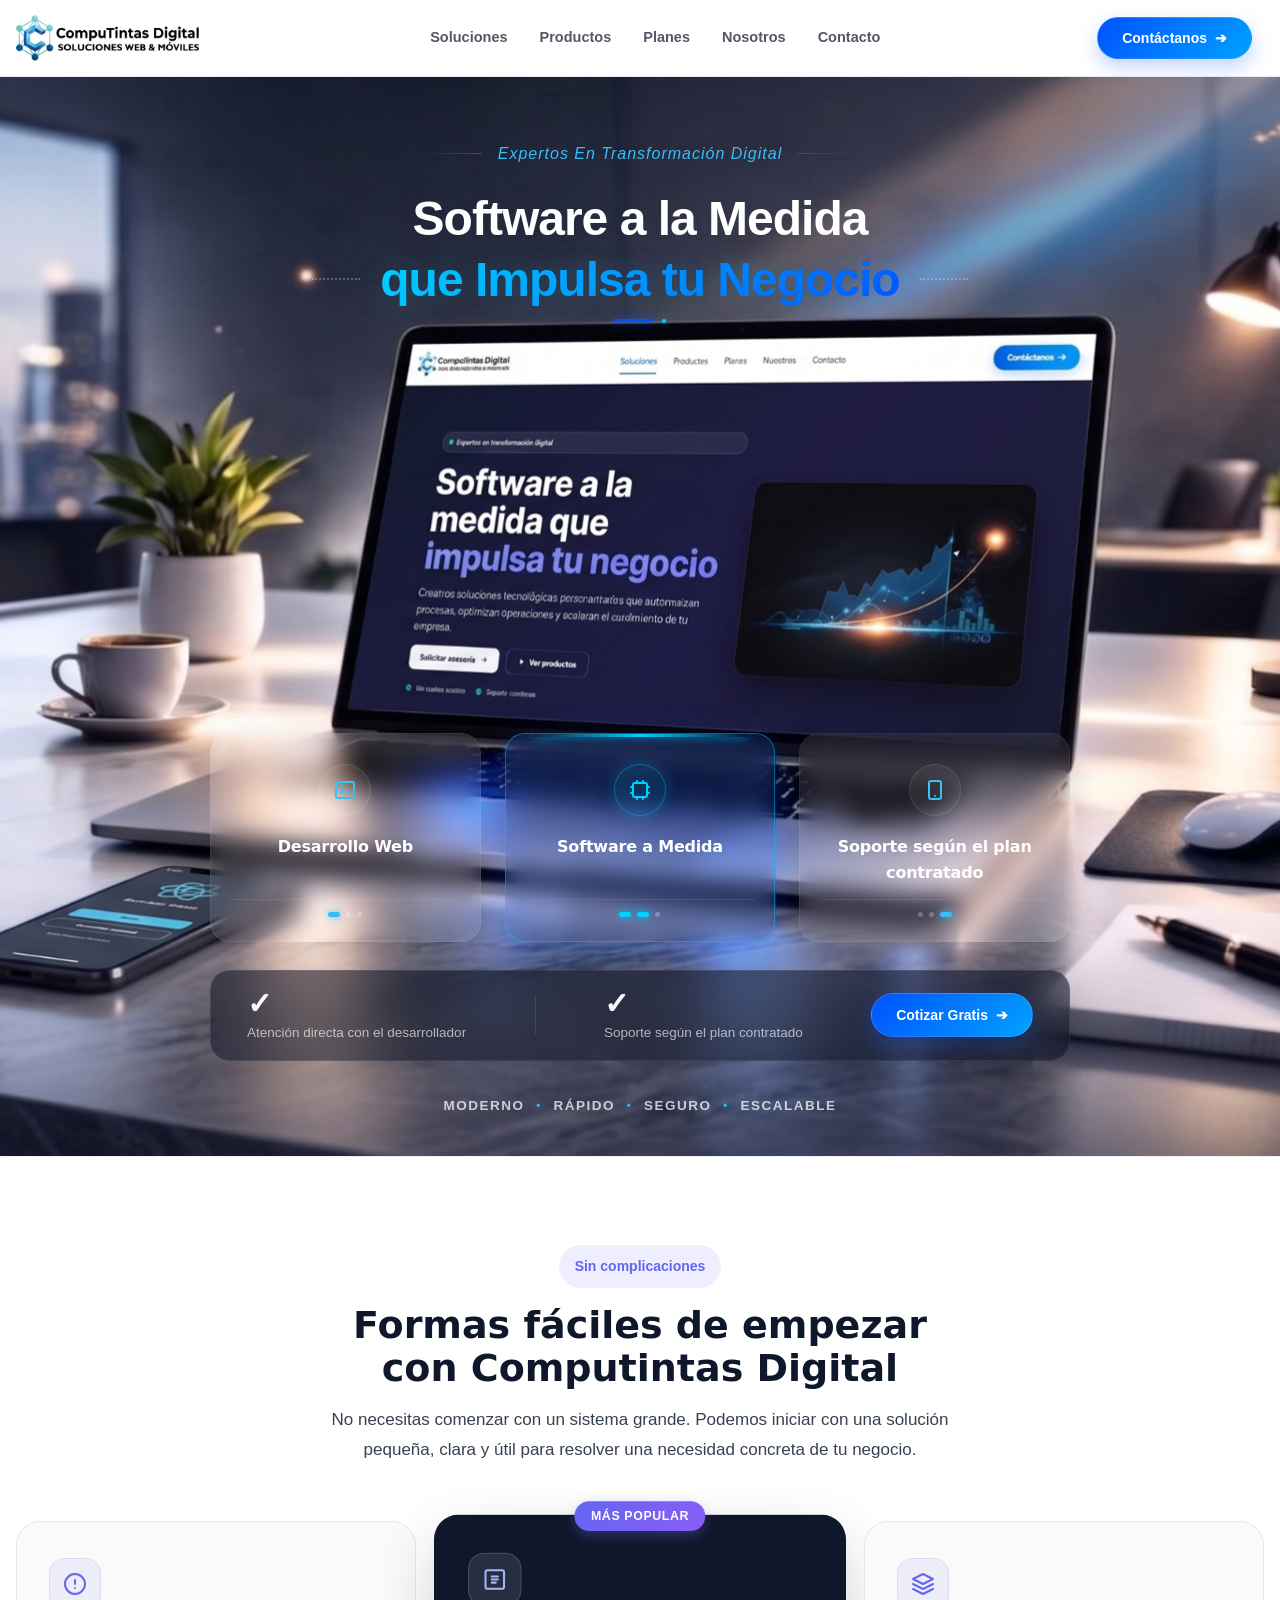
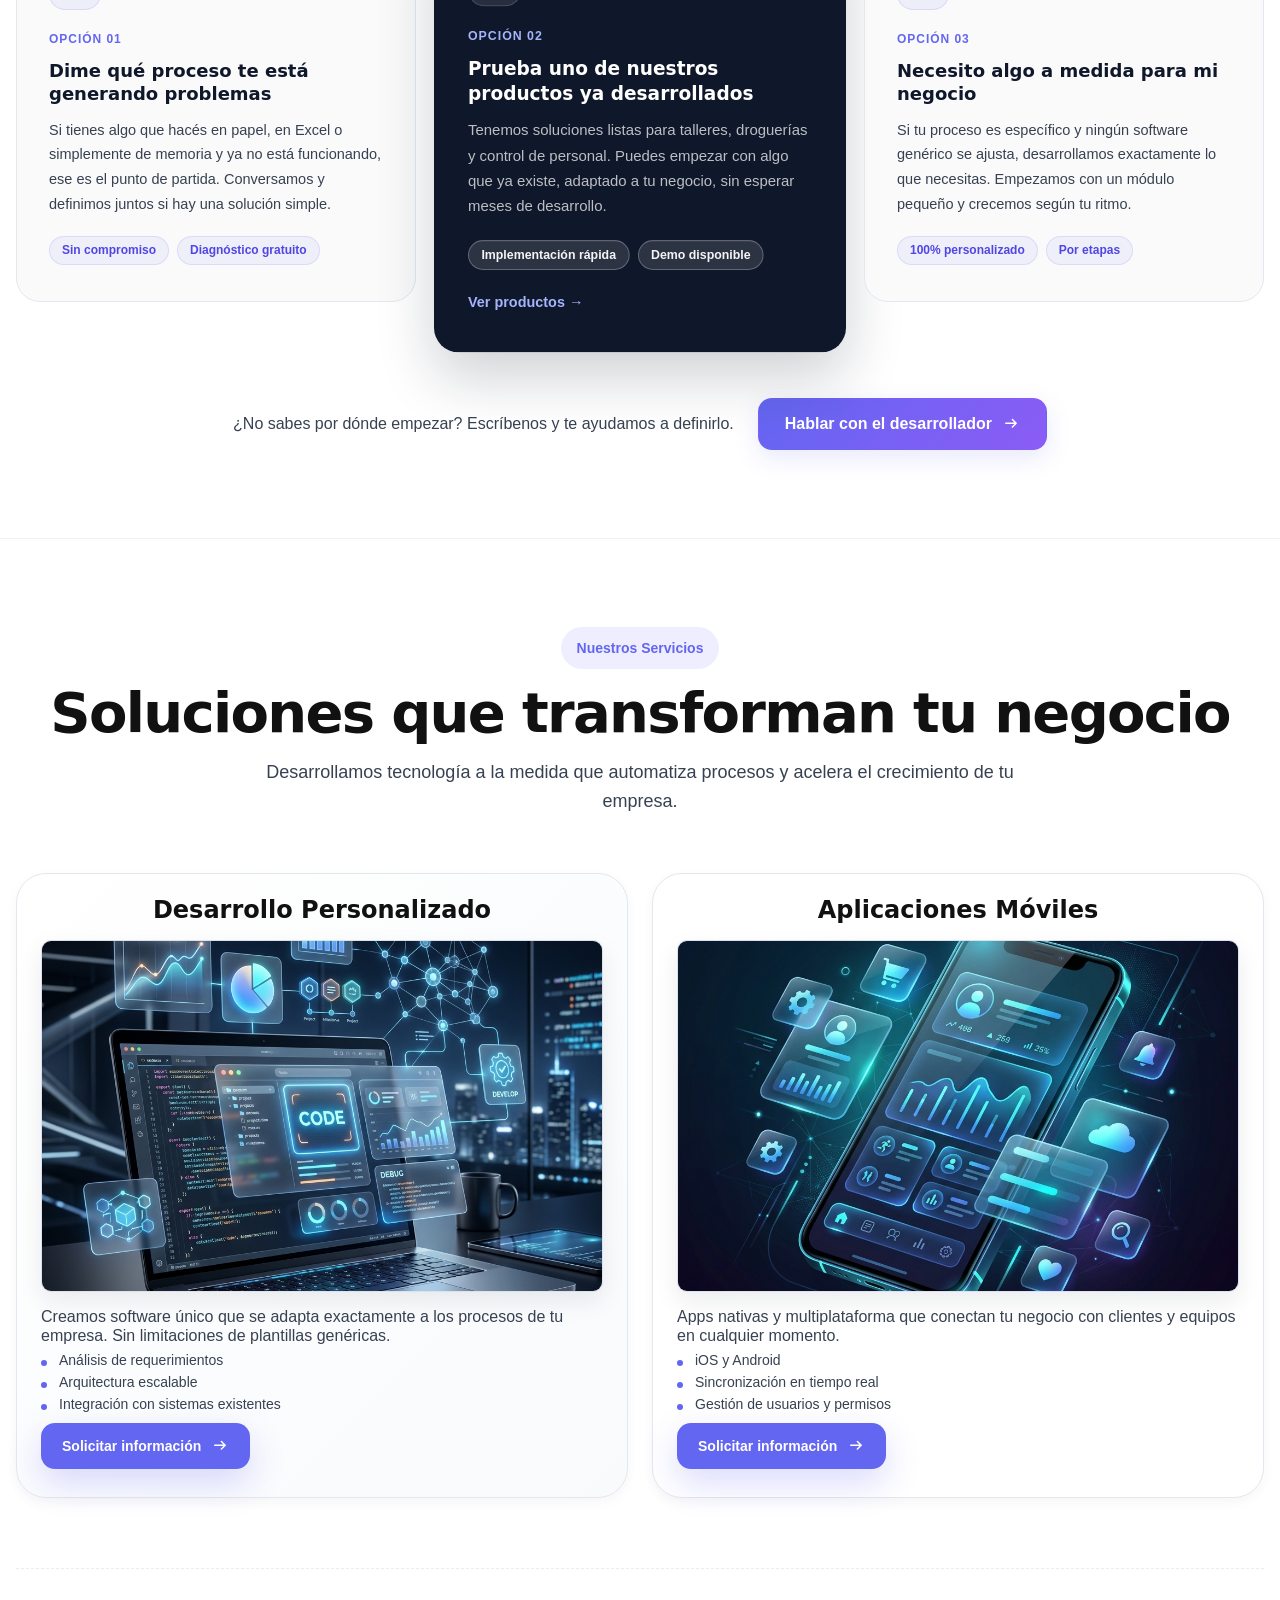
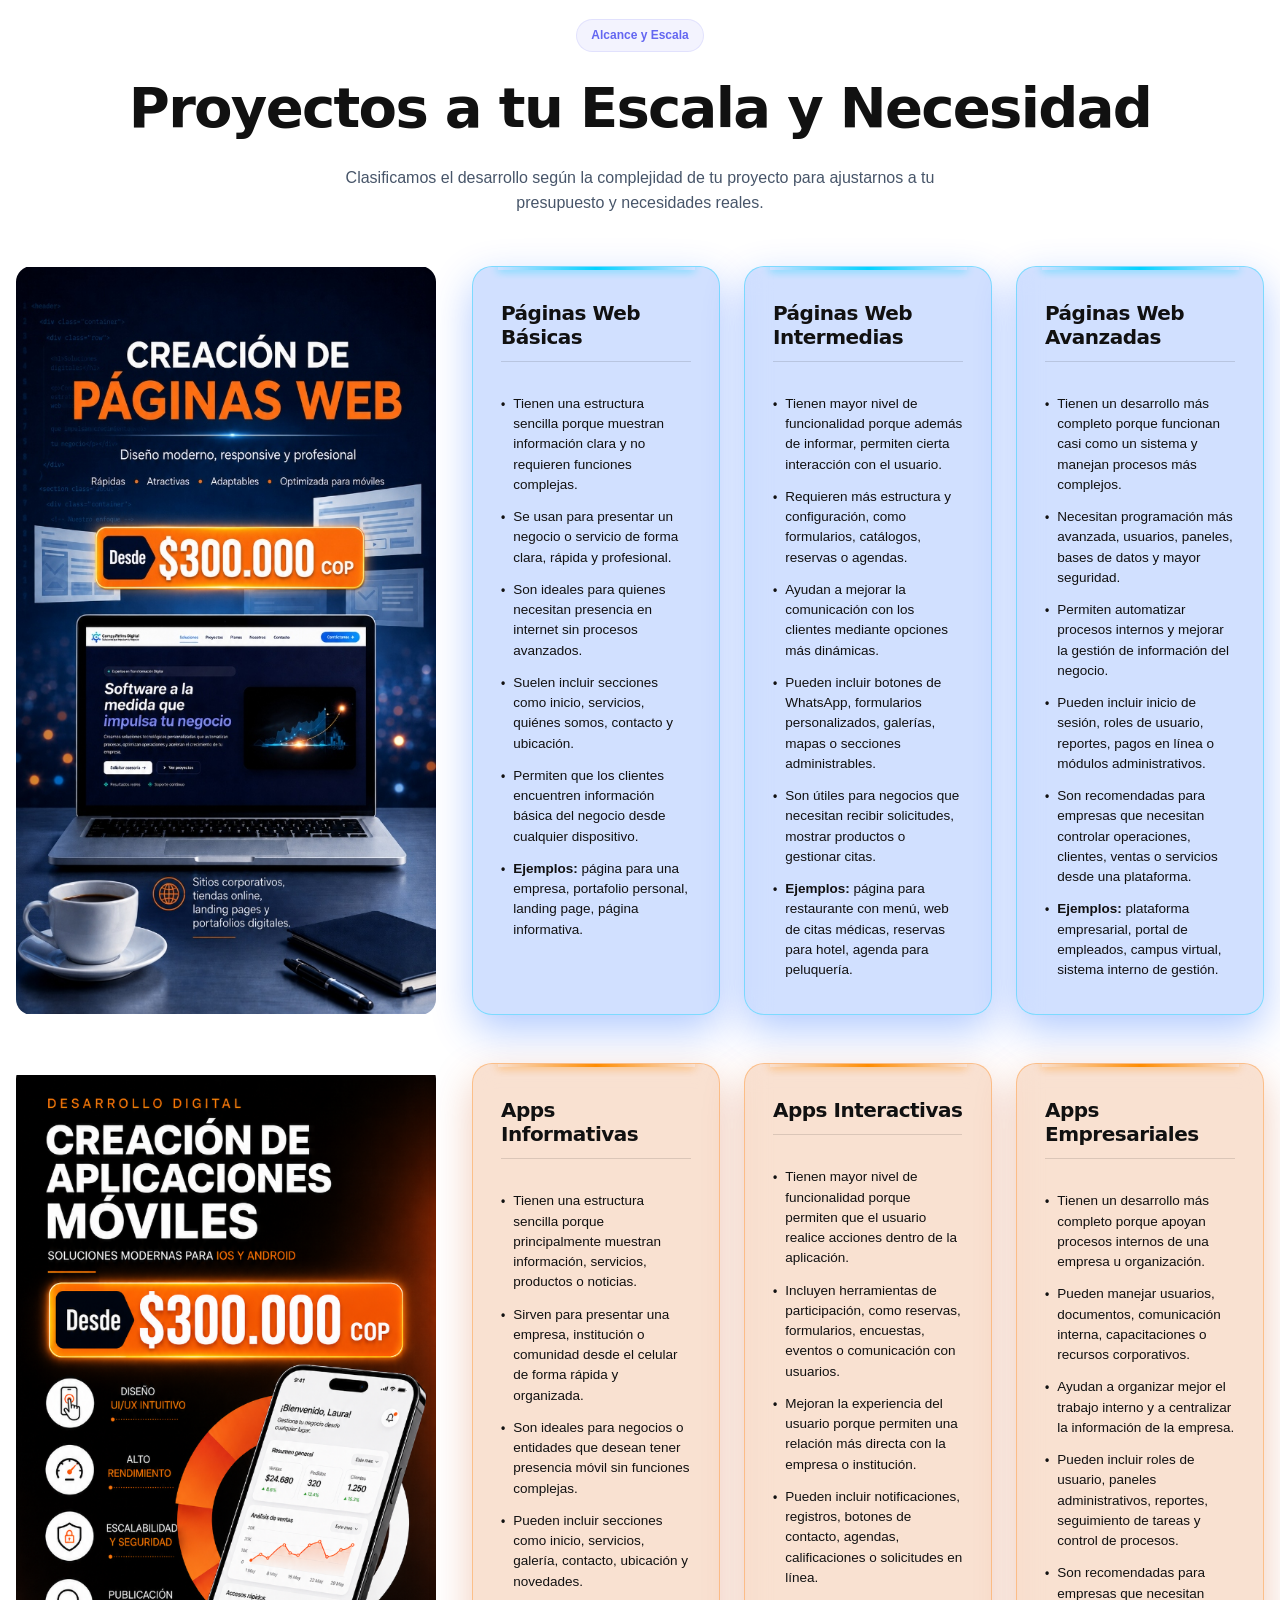
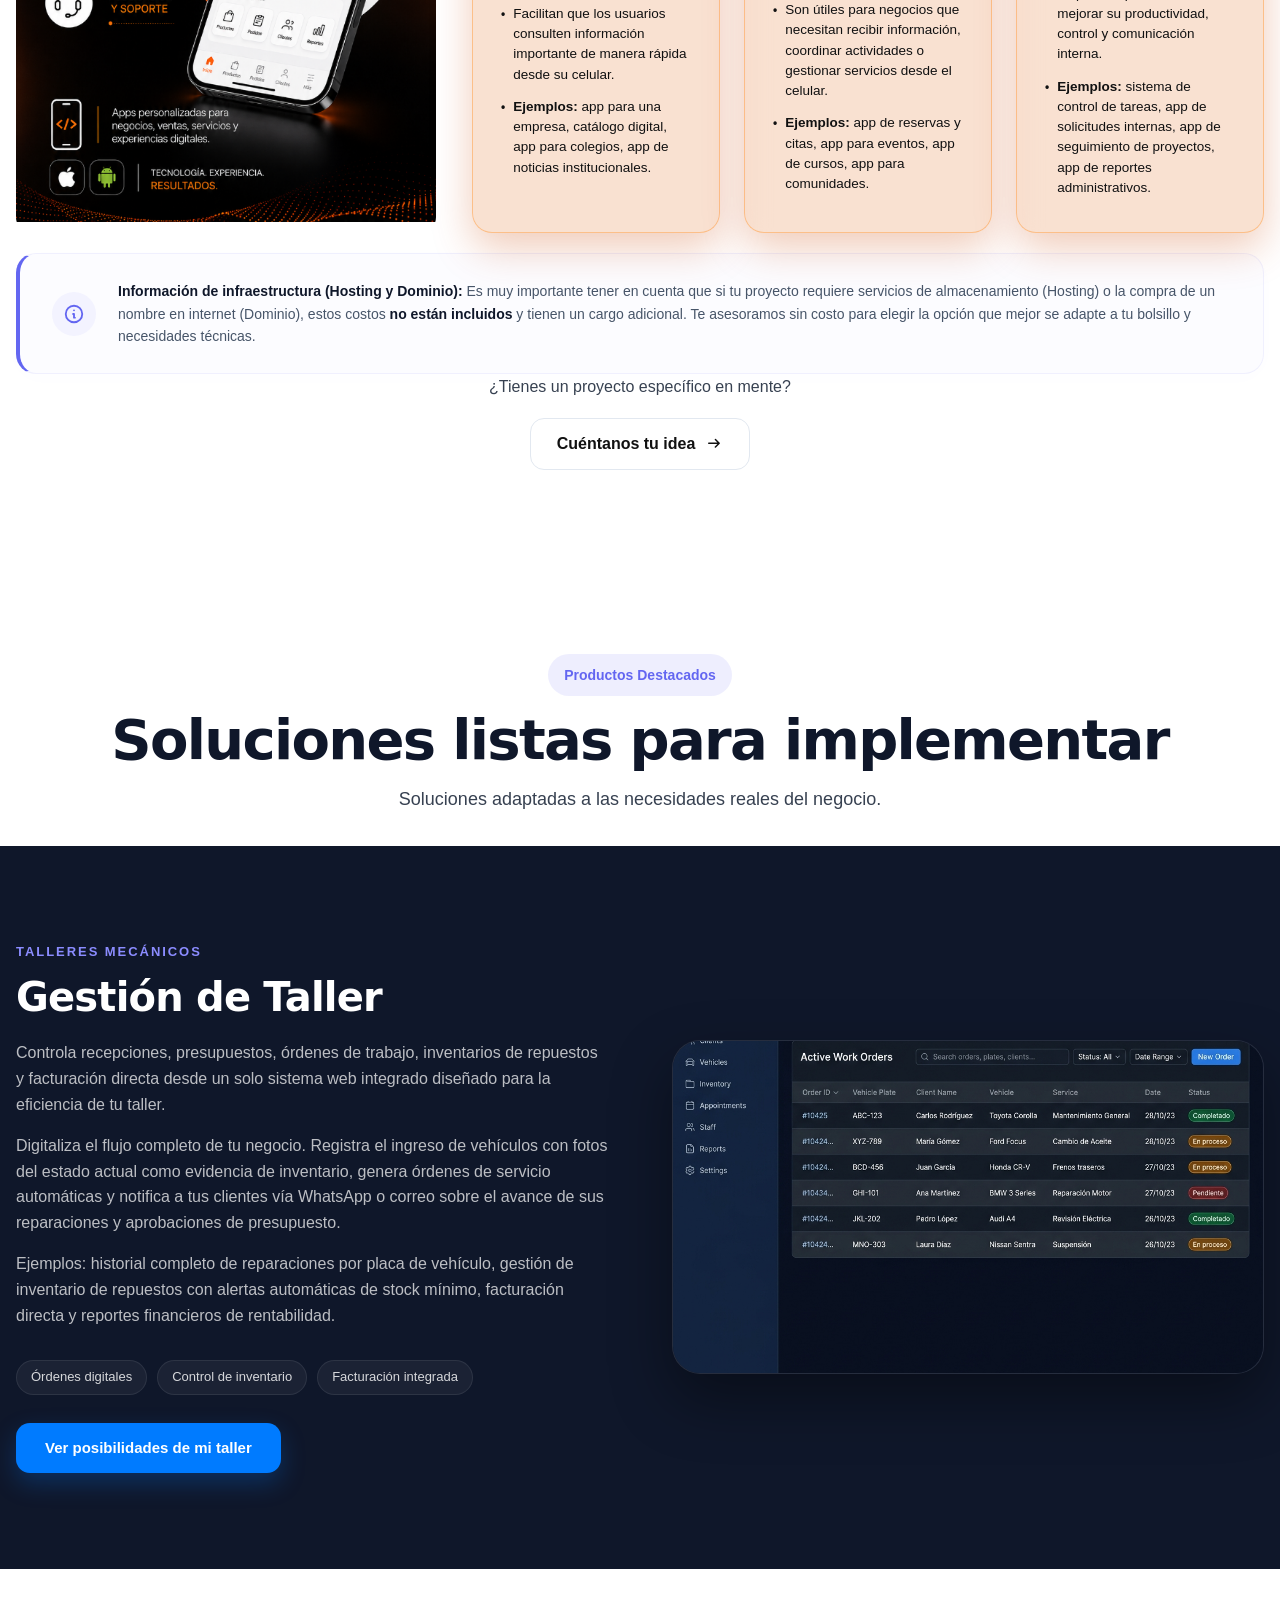
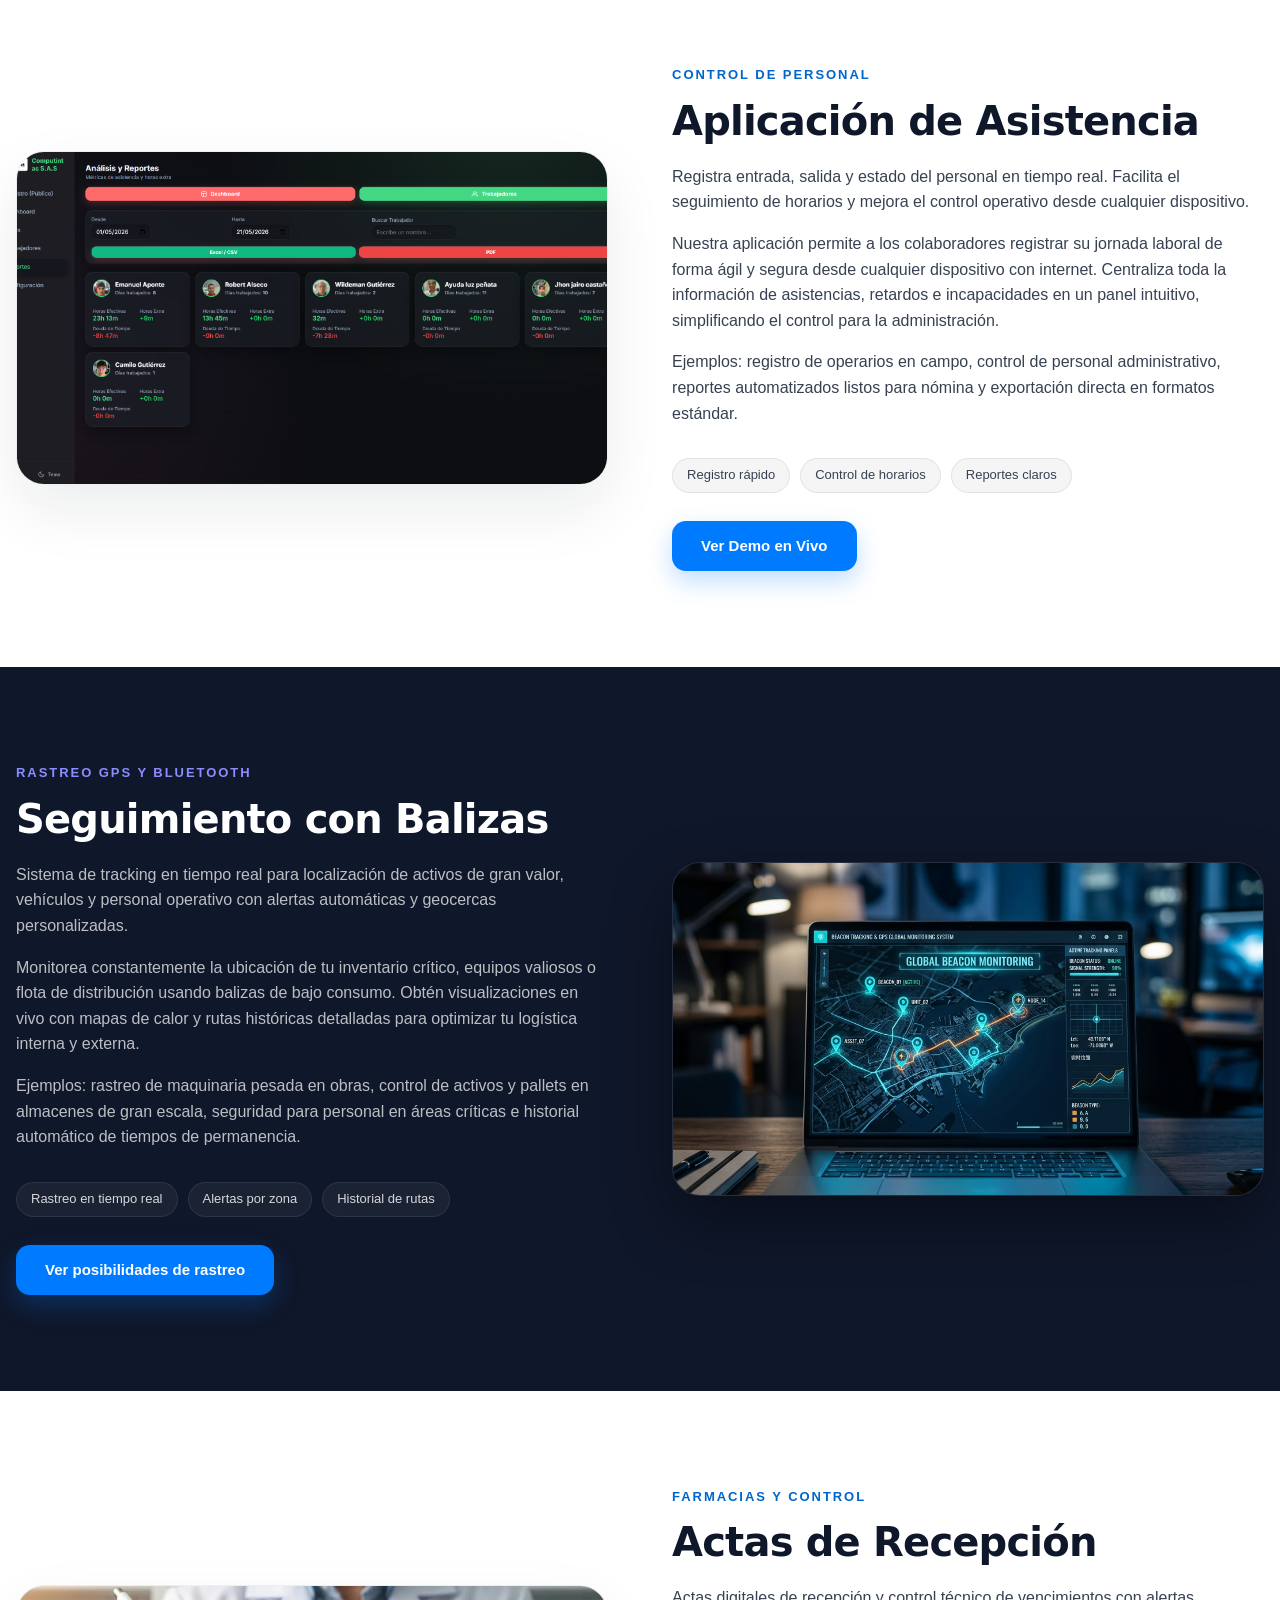
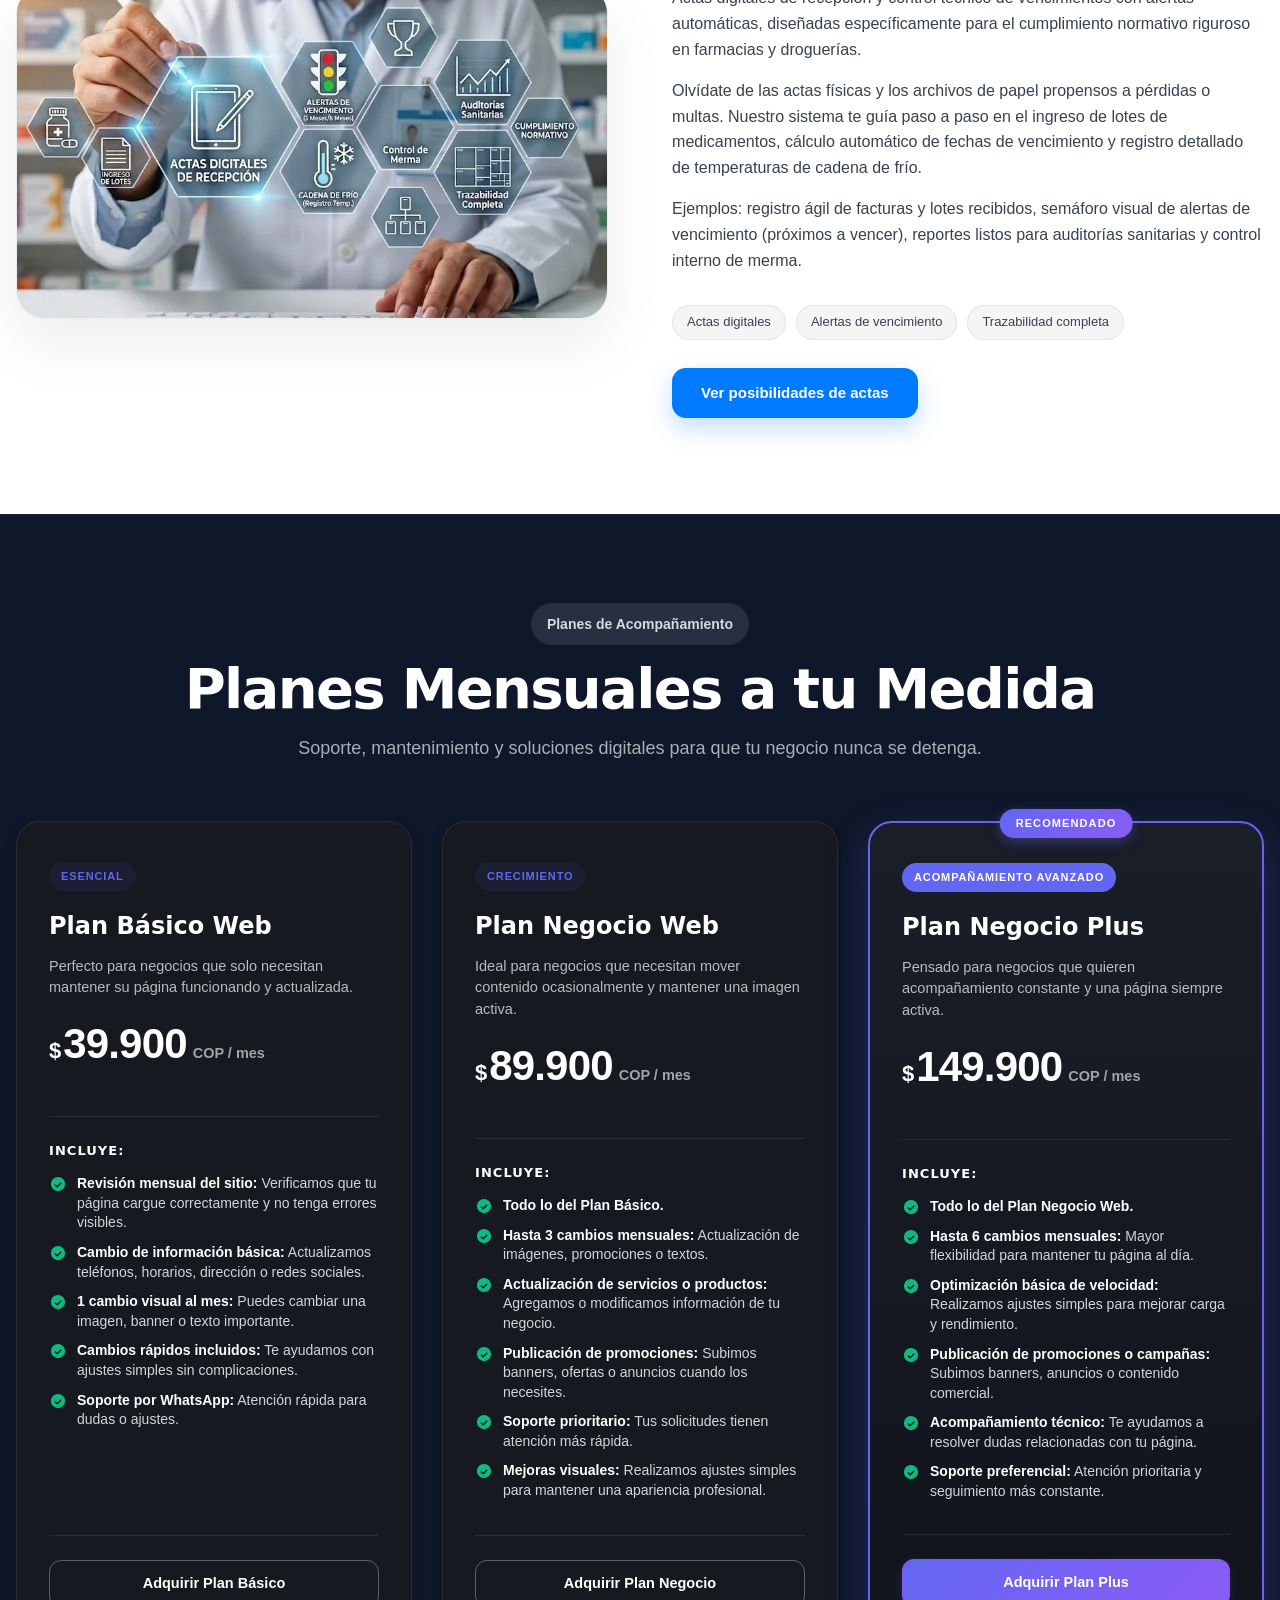
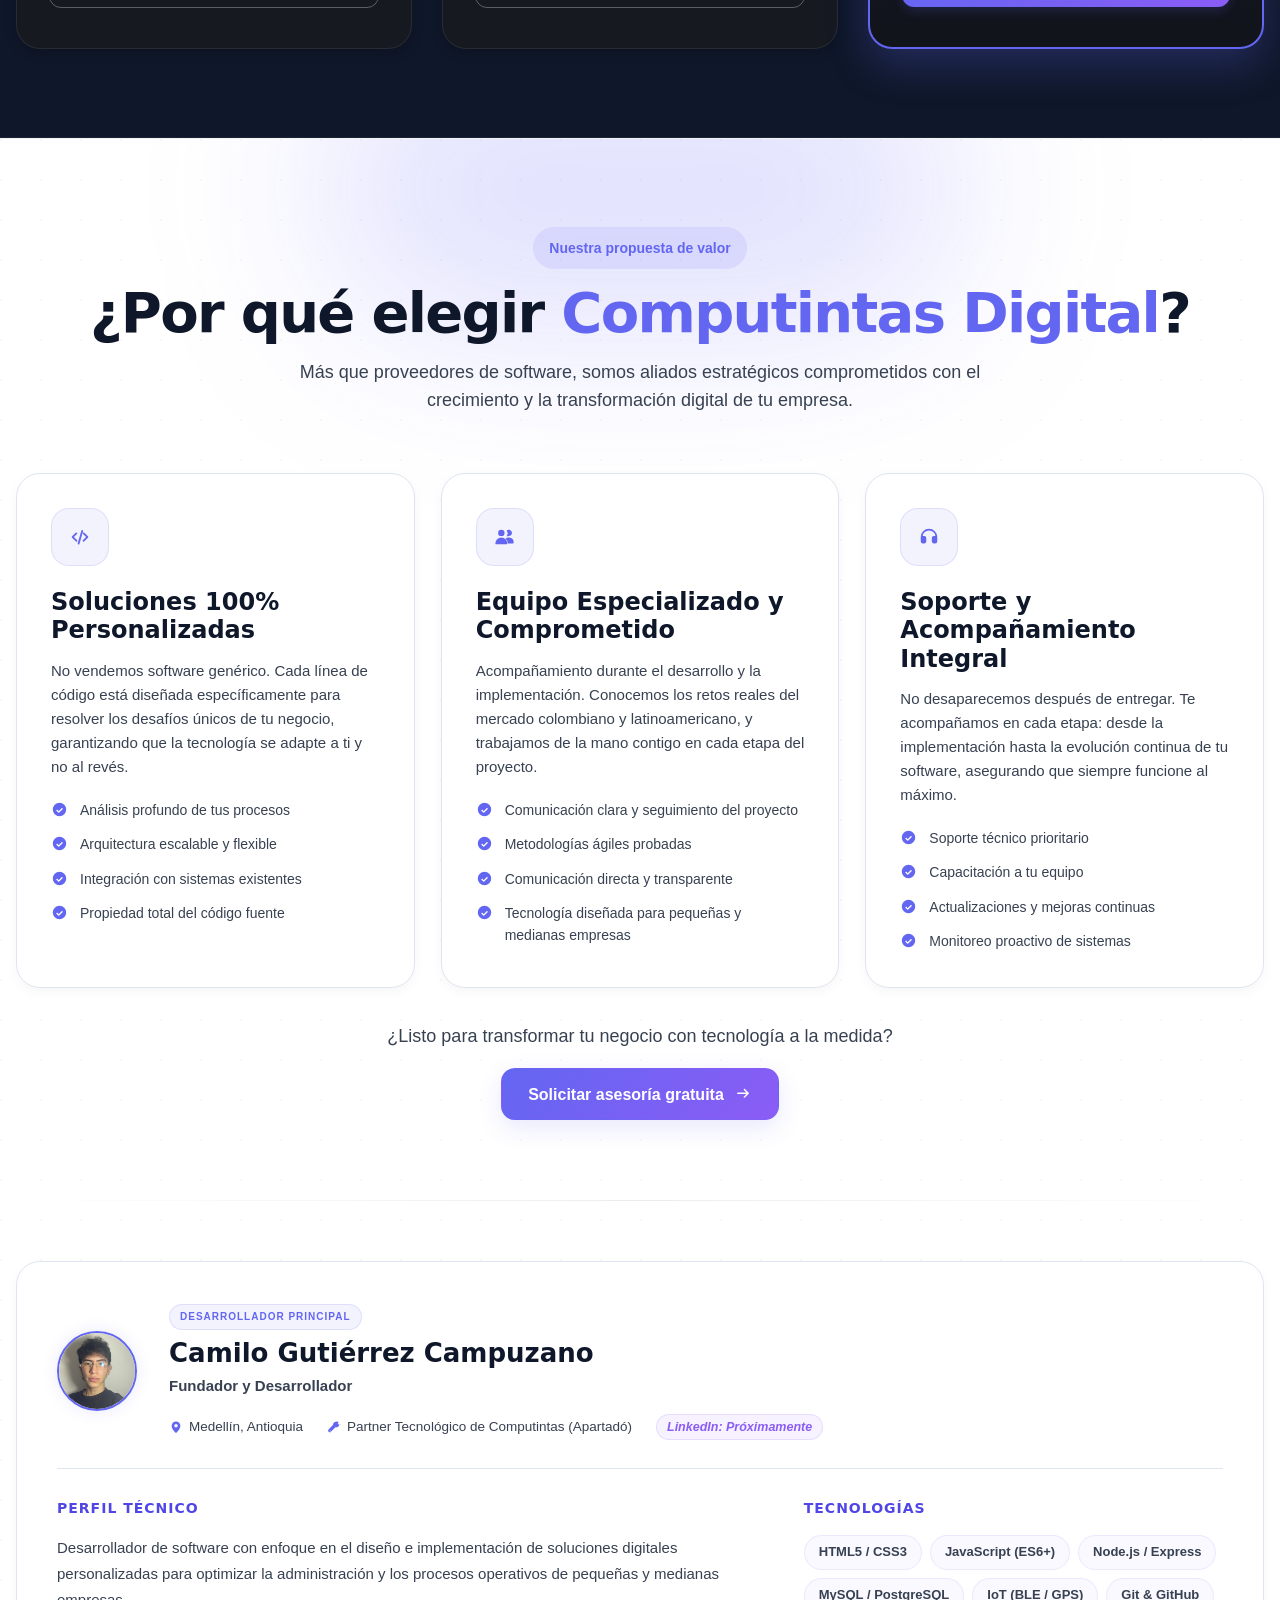
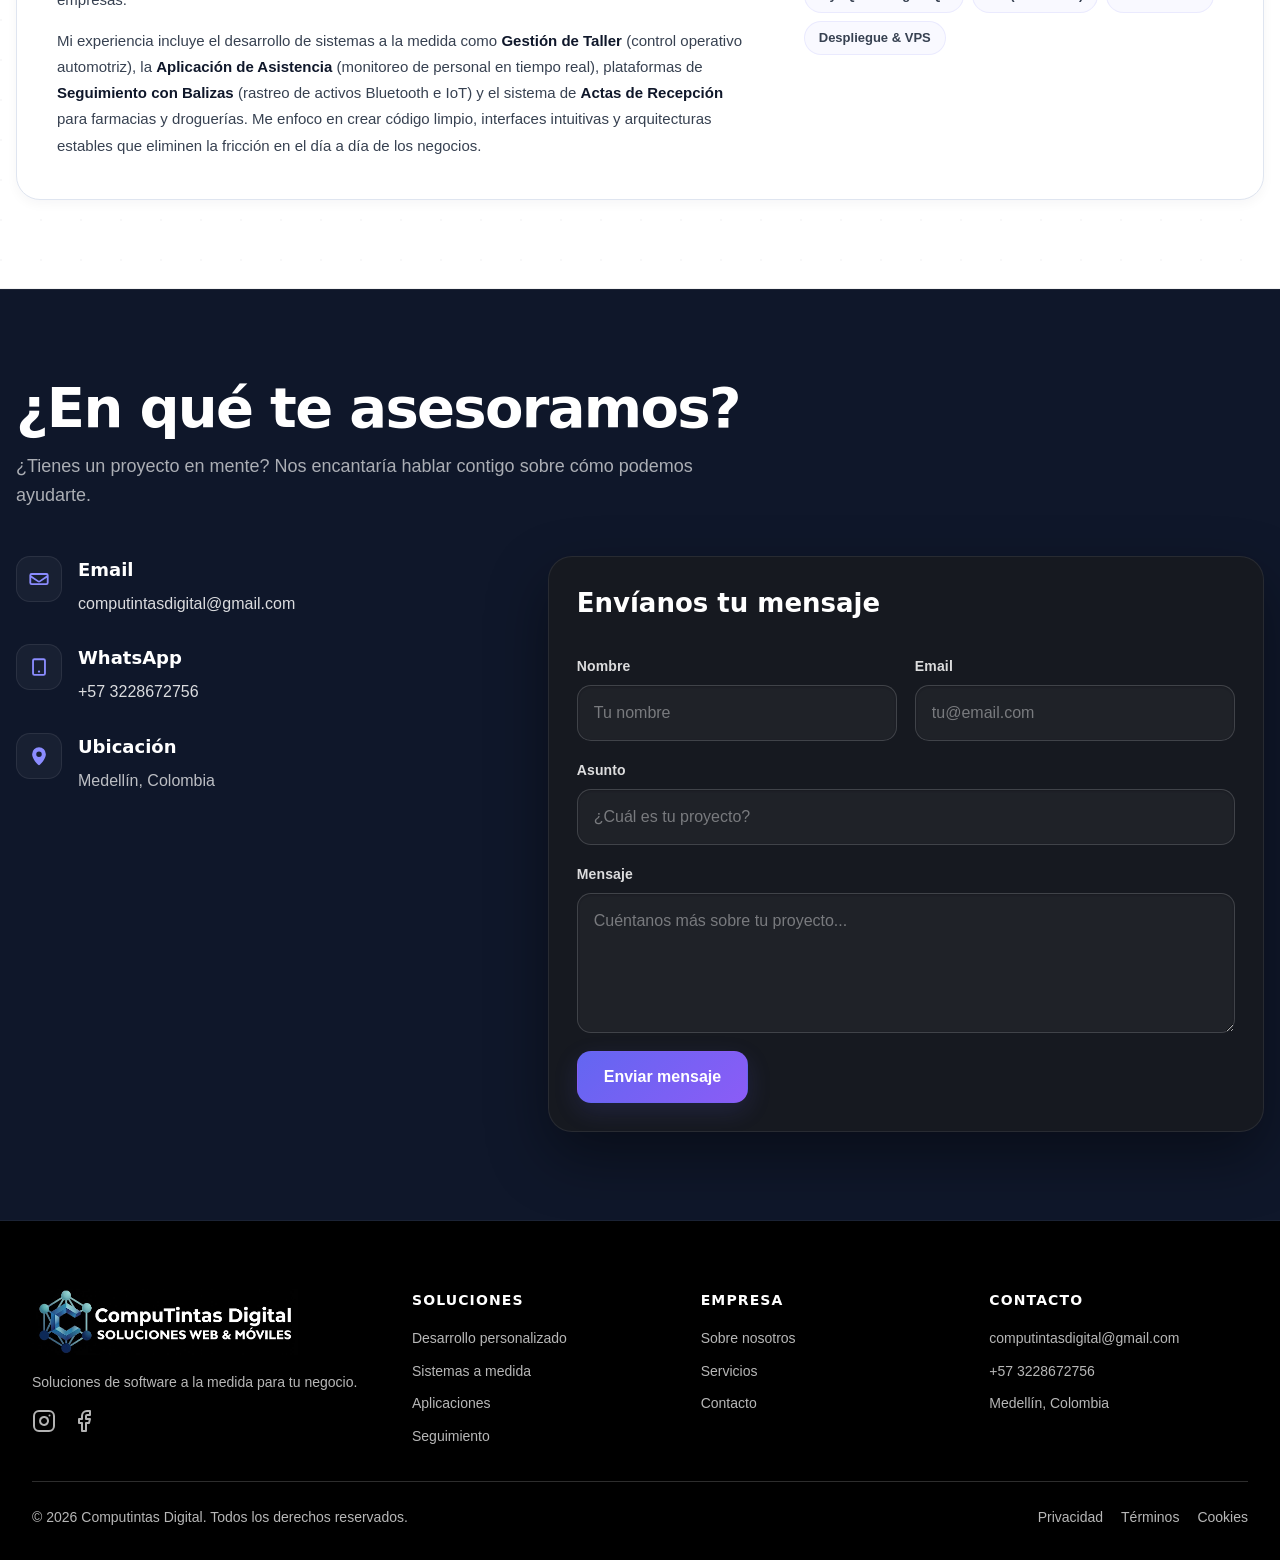
<file: index.html>
<!DOCTYPE html>

<html lang="es">
<head>
<meta charset="utf-8"/>
<meta content="width=device-width, initial-scale=1.0" name="viewport"/>
<title>Computintas Digital | Soluciones de Software a la Medida</title>
<meta content="Innovación Tecnológica y Digital. Desarrollo de software personalizado, sistemas a medida, aplicaciones móviles y soluciones empresariales." name="description"/>
<meta content="software, desarrollo, Colombia, soluciones digitales, aplicaciones" name="keywords"/>
<link href="favicon.png" rel="icon" type="image/png"/>
<link href="apple-touch-icon.png" rel="apple-touch-icon"/>
<link rel="stylesheet" href="assets/css/styles.css?v=202" />

</head>
<body>
  <!--
    Proyecto organizado para Antigravity.
    - Estilos: assets/css/styles.css
    - JavaScript: assets/js/main.js
    - Imágenes externas: ver docs/INVENTARIO-IMAGENES.md
    Nota: las imágenes principales siguen apuntando a URLs de WordPress para conservar la visualización original.
  -->
<svg style="display:none" xmlns="http://www.w3.org/2000/svg">
<symbol id="i-x-circle" viewbox="0 0 24 24">
<path d="M12 2.5A9.5 9.5 0 1 0 21.5 12A9.5 9.5 0 0 0 12 2.5Zm3.7 11.8a1 1 0 1 1-1.4 1.4L12 13.4l-2.3 2.3a1 1 0 0 1-1.4-1.4l2.3-2.3-2.3-2.3a1 1 0 0 1 1.4-1.4l2.3 2.3l2.3-2.3a1 1 0 0 1 1.4 1.4l-2.3 2.3Z" fill="currentColor"></path>
</symbol>
<symbol id="i-arrow-right" viewbox="0 0 24 24">
<path d="M13.2 5.2a1 1 0 0 1 1.4 0l5 5a1 1 0 0 1 0 1.4l-5 5a1 1 0 1 1-1.4-1.4l3.3-3.2H5a1 1 0 1 1 0-2h11.5l-3.3-3.4a1 1 0 0 1 0-1.4Z" fill="currentColor">
</path>
</symbol>
<symbol id="i-play" viewbox="0 0 24 24">
<path d="M8.5 5.6a1 1 0 0 1 1.5-.9l8 5.4a1 1 0 0 1 0 1.8l-8 5.4A1 1 0 0 1 8.5 16V5.6Z" fill="currentColor">
</path>
</symbol>
<symbol id="i-code" viewbox="0 0 24 24">
<path d="M8.7 7.3a1 1 0 0 1 0 1.4L5.4 12l3.3 3.3a1 1 0 1 1-1.4 1.4l-4-4a1 1 0 0 1 0-1.4l4-4a1 1 0 0 1 1.4 0Zm6.6 0a1 1 0 0 1 1.4 0l4 4a1 1 0 0 1 0 1.4l-4 4a1 1 0 1 1-1.4-1.4l3.3-3.3-3.3-3.3a1 1 0 0 1 0-1.4ZM14.7 4.3a1 1 0 0 1 .7 1.2l-4 14a1 1 0 0 1-1.9-.6l4-14a1 1 0 0 1 1.2-.6Z" fill="currentColor">
</path>
</symbol>
<symbol id="i-phone" viewbox="0 0 24 24">
<path d="M7 2.5h10A2.5 2.5 0 0 1 19.5 5v14A2.5 2.5 0 0 1 17 21.5H7A2.5 2.5 0 0 1 4.5 19V5A2.5 2.5 0 0 1 7 2.5Zm0 2a.5.5 0 0 0-.5.5v14c0 .3.2.5.5.5h10a.5.5 0 0 0 .5-.5V5a.5.5 0 0 0-.5-.5H7Zm5 13.75a1.25 1.25 0 1 1 0-2.5a1.25 1.25 0 0 1 0 2.5Z" fill="currentColor">
</path>
</symbol>
<symbol id="i-map" viewbox="0 0 24 24">
<path d="M12 2.5A7.5 7.5 0 0 1 19.5 10c0 5.2-6 11.1-6.3 11.4a1.7 1.7 0 0 1-2.4 0C10.5 21.1 4.5 15.2 4.5 10A7.5 7.5 0 0 1 12 2.5Zm0 10.5A3 3 0 1 0 12 7a3 3 0 0 0 0 6Z" fill="currentColor">
</path>
</symbol>
<symbol id="i-file" viewbox="0 0 24 24">
<path d="M8 2.5h6.2a2 2 0 0 1 1.4.6l4.3 4.3a2 2 0 0 1 .6 1.4V19A2.5 2.5 0 0 1 18 21.5H8A2.5 2.5 0 0 1 5.5 19V5A2.5 2.5 0 0 1 8 2.5Zm0 2a.5.5 0 0 0-.5.5V19c0 .3.2.5.5.5h10a.5.5 0 0 0 .5-.5V9h-3A2.5 2.5 0 0 1 13 6.5v-2H8Zm7 1.4v.6c0 .3.2.5.5.5h.6L15 5.9Zm2.2 6.4a1 1 0 0 1 0 1.4l-3.7 3.7a1 1 0 0 1-1.4 0l-2-2a1 1 0 0 1 1.4-1.4l1.3 1.3l3-3a1 1 0 0 1 1.4 0Z" fill="currentColor">
</path>
</symbol>
<symbol id="i-clock" viewbox="0 0 24 24">
<path d="M12 2.5A9.5 9.5 0 1 1 2.5 12A9.5 9.5 0 0 1 12 2.5Zm0 2a7.5 7.5 0 1 0 7.5 7.5A7.5 7.5 0 0 0 12 4.5Zm1 3a1 1 0 0 1 1 1v2.9l2.2 1.3a1 1 0 1 1-1 1.8l-2.7-1.5a1 1 0 0 1-.5-.9V8.5a1 1 0 0 1 1-1Z" fill="currentColor">
</path>
</symbol>
<symbol id="i-wrench" viewbox="0 0 24 24">
<path d="M21 7.5a5 5 0 0 1-6.5 4.8l-7.8 7.8a2.8 2.8 0 0 1-4-4l7.8-7.8A5 5 0 0 1 16.5 3a3.8 3.8 0 0 0-4.1 4.7l-1.7 1.7A5.8 5.8 0 0 1 20.2 4l-1.9 2 2.7 2.7l2-1.9c.1.2.1.4.1.7Zm-16 10.7a.8.8 0 1 0 1.1 1.1a.8.8 0 0 0-1.1-1.1Z" fill="currentColor">
</path>
</symbol>
<symbol id="i-users" viewbox="0 0 24 24">
<path d="M16 11a3.5 3.5 0 1 0-2.3-6.1a5 5 0 0 1 0 6.2A3.5 3.5 0 0 0 16 11Zm-8 0a3.5 3.5 0 1 0 0-7a3.5 3.5 0 0 0 0 7Zm8.5 1.5c-1.6 0-3 .5-4.1 1.3a5.5 5.5 0 0 1 2.6 4.7v.5h5.5a1 1 0 0 0 1-1a5.5 5.5 0 0 0-5-5.5Zm-8.5 0A6.5 6.5 0 0 0 1.5 19a1 1 0 0 0 1 1h11a1 1 0 0 0 1-1A6.5 6.5 0 0 0 8 12.5Z" fill="currentColor">
</path>
</symbol>
<symbol id="i-headphones" viewbox="0 0 24 24">
<path d="M12 3a9 9 0 0 0-9 9v4.5A2.5 2.5 0 0 0 5.5 19H7a2 2 0 0 0 2-2v-4a2 2 0 0 0-2-2H5.1A7 7 0 0 1 19 11h-1.9a2 2 0 0 0-2 2v4a2 2 0 0 0 2 2h1.4a2.5 2.5 0 0 0 2.5-2.5V12a9 9 0 0 0-9-9Z" fill="currentColor">
</path>
</symbol>
<symbol id="i-mail" viewbox="0 0 24 24">
<path d="M4 5.5h16A2.5 2.5 0 0 1 22.5 8v8A2.5 2.5 0 0 1 20 18.5H4A2.5 2.5 0 0 1 1.5 16V8A2.5 2.5 0 0 1 4 5.5Zm0 2a.5.5 0 0 0-.5.5v.3l8.2 5.5a.5.5 0 0 0 .6 0l8.2-5.5V8a.5.5 0 0 0-.5-.5H4Zm16.5 3.2l-7.1 4.7a2.5 2.5 0 0 1-2.8 0l-7.1-4.7V16c0 .3.2.5.5.5h16a.5.5 0 0 0 .5-.5v-5.3Z" fill="currentColor">
</path>
</symbol>
<symbol id="i-check-circle" viewbox="0 0 24 24">
<path d="M12 2.5A9.5 9.5 0 1 0 21.5 12A9.5 9.5 0 0 0 12 2.5Zm4.3 7.8a1 1 0 0 1 0 1.4l-4.7 4.7a1 1 0 0 1-1.4 0l-2.5-2.5a1 1 0 0 1 1.4-1.4l1.8 1.8l4-4a1 1 0 0 1 1.4 0Z" fill="currentColor">
</path>
</symbol>
</svg>
<header class="site-header">
<div class="container">
<div class="header-inner">
<a aria-label="Computintas Digital" class="brand" href="#inicio">
<img alt="Computintas Digital" loading="lazy" src="assets/img/logo-computintas-header.png?v=4"/>
</a>
<nav aria-label="Principal" class="desktop-nav">
<a href="#servicios" class="active">Soluciones</a>
<a href="#productos">Productos</a>
<a href="#planes">Planes</a>
<a href="/nosotros">Nosotros</a>
<a href="/contacto">Contacto</a>
</nav>
<div class="header-actions">
<a class="btn btn-primary desktop-cta" href="#contacto">Contáctanos <span class="arrow">➔</span></a>
<button aria-controls="mobileNav" aria-expanded="false" aria-label="Abrir menú" class="menu-toggle" id="menuToggle">
<span>
</span>
</button>
</div>
</div>
<div class="mobile-nav" id="mobileNav">
<div class="mobile-links">
<a href="#servicios">Soluciones</a>
<a href="#productos">Productos</a>
<a href="#planes">Planes</a>
<a href="/nosotros">Nosotros</a>
<a href="/contacto">Contacto</a>
<a class="btn btn-primary" href="/contacto">Contáctanos <span class="arrow">➔</span></a>
</div>
</div>
</div>
</header>
<main id="inicio">
<section class="hero">
<div class="container hero-inner">
<div class="hero-grid">

<div class="hero-copy">
  <div class="hero-kicker-row">
    <span class="kicker-line"></span>
    <span class="hero-kicker">Expertos en Transformación Digital</span>
    <span class="kicker-line"></span>
  </div>

  <h1 class="hero-title">
    <span class="title-main">Software a la Medida</span>
    <div class="title-accent-row">
      <span class="accent-dots"></span>
      <span class="accent">que Impulsa tu Negocio</span>
      <span class="accent-dots"></span>
    </div>
  </h1>



  <div class="hero-divider-row">
    <span class="divider-pill"></span>
    <span class="divider-dot"></span>
  </div>
</div>

<!-- Espaciador responsivo para dejar el computador del fondo completamente despejado y visible -->
<div class="hero-laptop-spacer"></div>

<div class="hero-pillars">
  <div class="pillar-glass-card">
    <div class="pillar-icon-box">
      <svg xmlns="http://www.w3.org/2000/svg" fill="none" viewBox="0 0 24 24" stroke="currentColor" stroke-width="2" style="width: 24px; height: 24px; display: block;">
        <path stroke-linecap="round" stroke-linejoin="round" d="M8 9l3 3-3 3m5 0h3M5 20h14a2 2 0 002-2V6a2 2 0 00-2-2H5a2 2 0 00-2 2v12a2 2 0 002 2z" />
      </svg>
    </div>
    <h3>Desarrollo Web</h3>
    <div class="pillar-dots"><span class="dot active"></span><span class="dot"></span><span class="dot"></span></div>
  </div>
  
  <div class="pillar-glass-card featured">
    <div class="pillar-icon-box">
      <svg xmlns="http://www.w3.org/2000/svg" fill="none" viewBox="0 0 24 24" stroke="currentColor" stroke-width="2" style="width: 24px; height: 24px; display: block;">
        <path stroke-linecap="round" stroke-linejoin="round" d="M9 3v2m6-2v2M9 19v2m6-2v2M5 9H3m2 6H3m18-6h-2m2 6h-2M7 5h10a2 2 0 012 2v10a2 2 0 01-2 2H7a2 2 0 01-2-2V7a2 2 0 012-2z" />
      </svg>
    </div>
    <h3>Software a Medida</h3>
    <div class="pillar-dots"><span class="dot active"></span><span class="dot active"></span><span class="dot"></span></div>
  </div>
  

  <div class="pillar-glass-card">
    <div class="pillar-icon-box">
      <svg xmlns="http://www.w3.org/2000/svg" fill="none" viewBox="0 0 24 24" stroke="currentColor" stroke-width="2" style="width: 24px; height: 24px; display: block;">
        <path stroke-linecap="round" stroke-linejoin="round" d="M12 18h.01M8 21h8a2 2 0 002-2V5a2 2 0 00-2-2H8a2 2 0 00-2 2v14a2 2 0 002 2z" />
      </svg>
    </div>
    <h3>Soporte según el plan contratado</h3>
    <div class="pillar-dots"><span class="dot"></span><span class="dot"></span><span class="dot active"></span></div>
  </div>
</div>

<div class="hero-unified-strip">

  <div class="strip-item">
    <div class="strip-value">✓</div>
    <div class="strip-label">Atención directa con el desarrollador</div>
  </div>
  <div class="strip-divider"></div>
  <div class="strip-item">
    <div class="strip-value">✓</div>
    <div class="strip-label">Soporte según el plan contratado</div>
  </div>
  <div class="strip-action">
    <a href="#contacto" class="btn btn-primary strip-btn">
      Cotizar Gratis <span class="arrow">➔</span>
    </a>
  </div>
</div>

<div class="hero-tagline-row">
  <span class="tagline-line"></span>
  <div class="tagline-content">
    <span>Moderno</span>
    <span class="bullet">•</span>
    <span>Rápido</span>
    <span class="bullet">•</span>
    <span>Seguro</span>
    <span class="bullet">•</span>
    <span>Escalable</span>
  </div>
  <span class="tagline-line"></span>
</div>
</div>
</section>
<!-- ========================================================
     SECCIÓN: Formas fáciles de empezar
     ======================================================== -->
<section class="easy-start-section">
  <div class="container">
    <div class="easy-start-header">
      <span class="badge badge-primary">Sin complicaciones</span>
      <h2>Formas fáciles de empezar con Computintas Digital</h2>
      <p>No necesitas comenzar con un sistema grande. Podemos iniciar con una solución pequeña, clara y útil para resolver una necesidad concreta de tu negocio.</p>
    </div>
    <div class="easy-start-grid">

      <!-- Opción 1 -->
      <div class="easy-card">
        <div class="easy-card-icon">
          <svg xmlns="http://www.w3.org/2000/svg" viewBox="0 0 24 24" fill="none" stroke="currentColor" stroke-width="2" stroke-linecap="round" stroke-linejoin="round"><circle cx="12" cy="12" r="10"/><line x1="12" y1="8" x2="12" y2="12"/><line x1="12" y1="16" x2="12.01" y2="16"/></svg>
        </div>
        <div class="easy-card-step">Opción 01</div>
        <h3>Dime qué proceso te está generando problemas</h3>
        <p>Si tienes algo que hacés en papel, en Excel o simplemente de memoria y ya no está funcionando, ese es el punto de partida. Conversamos y definimos juntos si hay una solución simple.</p>
        <div class="easy-card-tags">
          <span>Sin compromiso</span>
          <span>Diagnóstico gratuito</span>
        </div>
      </div>

      <!-- Opción 2 -->
      <div class="easy-card easy-card--featured">
        <div class="easy-card-featured-label">Más popular</div>
        <div class="easy-card-icon">
          <svg xmlns="http://www.w3.org/2000/svg" viewBox="0 0 24 24" fill="none" stroke="currentColor" stroke-width="2" stroke-linecap="round" stroke-linejoin="round"><rect x="3" y="3" width="18" height="18" rx="2"/><path d="M9 9h6M9 12h6M9 15h4"/></svg>
        </div>
        <div class="easy-card-step">Opción 02</div>
        <h3>Prueba uno de nuestros productos ya desarrollados</h3>
        <p>Tenemos soluciones listas para talleres, droguerías y control de personal. Puedes empezar con algo que ya existe, adaptado a tu negocio, sin esperar meses de desarrollo.</p>
        <div class="easy-card-tags">
          <span>Implementación rápida</span>
          <span>Demo disponible</span>
        </div>
        <a class="easy-card-cta" href="#productos">Ver productos →</a>
      </div>

      <!-- Opción 3 -->
      <div class="easy-card">
        <div class="easy-card-icon">
          <svg xmlns="http://www.w3.org/2000/svg" viewBox="0 0 24 24" fill="none" stroke="currentColor" stroke-width="2" stroke-linecap="round" stroke-linejoin="round"><path d="M12 2L2 7l10 5 10-5-10-5z"/><path d="M2 17l10 5 10-5"/><path d="M2 12l10 5 10-5"/></svg>
        </div>
        <div class="easy-card-step">Opción 03</div>
        <h3>Necesito algo a medida para mi negocio</h3>
        <p>Si tu proceso es específico y ningún software genérico se ajusta, desarrollamos exactamente lo que necesitas. Empezamos con un módulo pequeño y crecemos según tu ritmo.</p>
        <div class="easy-card-tags">
          <span>100% personalizado</span>
          <span>Por etapas</span>
        </div>
      </div>

    </div>
    <div class="easy-start-footer">
      <p>¿No sabes por dónde empezar? Escríbenos y te ayudamos a definirlo.</p>
      <a class="btn btn-primary" href="#contacto">
        Hablar con el desarrollador
        <svg xmlns="http://www.w3.org/2000/svg" width="18" height="18" viewBox="0 0 24 24" fill="currentColor"><path d="M13.2 5.2a1 1 0 0 1 1.4 0l5 5a1 1 0 0 1 0 1.4l-5 5a1 1 0 1 1-1.4-1.4l3.3-3.2H5a1 1 0 1 1 0-2h11.5l-3.3-3.4a1 1 0 0 1 0-1.4Z"/></svg>
      </a>
    </div>
  </div>
</section>

<section id="servicios">
<div class="section">
<div class="container">
<div class="section-header">
<span class="badge badge-primary">Nuestros Servicios</span>
<h2>Soluciones que transforman tu negocio</h2>
<p>Desarrollamos tecnología a la medida que automatiza procesos y acelera el crecimiento de tu empresa.</p>
</div>
<div class="services-grid">
<article class="service-card highlight">
<h3>Desarrollo Personalizado</h3>
<div class="service-media">
<img alt="Desarrollo personalizado" loading="lazy" src="assets/img/custom_software_card.png"/>
</div>
<div class="service-body">
<p>Creamos software único que se adapta exactamente a los procesos de tu empresa. Sin limitaciones de plantillas genéricas.</p>
<ul class="feature-list">
<li>
<span class="feature-dot">
</span> Análisis de requerimientos</li>
<li>
<span class="feature-dot">
</span> Arquitectura escalable</li>
<li>
<span class="feature-dot">
</span> Integración con sistemas existentes</li>
</ul>
</div>
<a class="service-link arrow-link" href="#contacto">
                Solicitar información
                <svg aria-hidden="true" class="icon">
<use href="#i-arrow-right">
</use>
</svg>
</a>
</article>
<article class="service-card">
<h3>Aplicaciones Móviles</h3>
<div class="service-media">
<img alt="Aplicaciones móviles" loading="lazy" src="assets/img/mobile_apps_card.png"/>
</div>
<div class="service-body">
<p>Apps nativas y multiplataforma que conectan tu negocio con clientes y equipos en cualquier momento.</p>
<ul class="feature-list">
<li>
<span class="feature-dot">
</span> iOS y Android</li>
<li>
<span class="feature-dot">
</span> Sincronización en tiempo real</li>
<li>
<span class="feature-dot">
</span> Gestión de usuarios y permisos</li>
</ul>
</div>
<a class="service-link arrow-link" href="#contacto">
                Solicitar información
                <svg aria-hidden="true" class="icon">
<use href="#i-arrow-right">
</use>
</svg>
</a>
</article>
</div>

<!-- Opciones de Creación y Complejidad -->
<div class="creations-wrapper">
  <div class="creations-header">
    <span class="badge badge-primary-subtle">Alcance y Escala</span>
    <h3>Proyectos a tu Escala y Necesidad</h3>
    <p>Clasificamos el desarrollo según la complejidad de tu proyecto para ajustarnos a tu presupuesto y necesidades reales.</p>
  </div>
  
  <div class="creations-container">
    
    <!-- Fila 1: Creación de Páginas Web -->
    <div class="creation-row">
      <div class="creation-row-body">
        <!-- Tarjeta Destacada (Izquierda) -->
        <div class="creation-highlight-card">
          <div class="highlight-image-container">
            <img src="assets/img/web_creation.jpg?v=5" alt="Creación de Páginas Web" loading="lazy" />
          </div>
        </div>
        
        <!-- Grid de 3 Categorías (Derecha) -->
        <div class="creation-details-grid">
          
          <!-- Tarjeta 1: Páginas Web Básicas (Verde) -->
          <div class="creation-detail-card">
            <div class="detail-card-header">
              <span class="dot-indicator simple"></span>
              <h5>Páginas Web Básicas</h5>
            </div>
            <ul class="example-list">
              <li><span class="bullet">•</span> <span>Tienen una estructura sencilla porque muestran información clara y no requieren funciones complejas.</span></li>
              <li><span class="bullet">•</span> <span>Se usan para presentar un negocio o servicio de forma clara, rápida y profesional.</span></li>
              <li><span class="bullet">•</span> <span>Son ideales para quienes necesitan presencia en internet sin procesos avanzados.</span></li>
              <li><span class="bullet">•</span> <span>Suelen incluir secciones como inicio, servicios, quiénes somos, contacto y ubicación.</span></li>
              <li><span class="bullet">•</span> <span>Permiten que los clientes encuentren información básica del negocio desde cualquier dispositivo.</span></li>
              <li><span class="bullet">•</span> <span><strong>Ejemplos:</strong> página para una empresa, portafolio personal, landing page, página informativa.</span></li>
            </ul>
          </div>
          
          <!-- Tarjeta 2: Páginas Web Intermedias (Naranja) -->
          <div class="creation-detail-card">
            <div class="detail-card-header">
              <span class="dot-indicator medium"></span>
              <h5>Páginas Web Intermedias</h5>
            </div>
            <ul class="example-list">
              <li><span class="bullet">•</span> <span>Tienen mayor nivel de funcionalidad porque además de informar, permiten cierta interacción con el usuario.</span></li>
              <li><span class="bullet">•</span> <span>Requieren más estructura y configuración, como formularios, catálogos, reservas o agendas.</span></li>
              <li><span class="bullet">•</span> <span>Ayudan a mejorar la comunicación con los clientes mediante opciones más dinámicas.</span></li>
              <li><span class="bullet">•</span> <span>Pueden incluir botones de WhatsApp, formularios personalizados, galerías, mapas o secciones administrables.</span></li>
              <li><span class="bullet">•</span> <span>Son útiles para negocios que necesitan recibir solicitudes, mostrar productos o gestionar citas.</span></li>
              <li><span class="bullet">•</span> <span><strong>Ejemplos:</strong> página para restaurante con menú, web de citas médicas, reservas para hotel, agenda para peluquería.</span></li>
            </ul>
          </div>
          
          <!-- Tarjeta 3: Páginas Web Avanzadas (Roja) -->
          <div class="creation-detail-card">
            <div class="detail-card-header">
              <span class="dot-indicator complex"></span>
              <h5>Páginas Web Avanzadas</h5>
            </div>
            <ul class="example-list">
              <li><span class="bullet">•</span> <span>Tienen un desarrollo más completo porque funcionan casi como un sistema y manejan procesos más complejos.</span></li>
              <li><span class="bullet">•</span> <span>Necesitan programación más avanzada, usuarios, paneles, bases de datos y mayor seguridad.</span></li>
              <li><span class="bullet">•</span> <span>Permiten automatizar procesos internos y mejorar la gestión de información del negocio.</span></li>
              <li><span class="bullet">•</span> <span>Pueden incluir inicio de sesión, roles de usuario, reportes, pagos en línea o módulos administrativos.</span></li>
              <li><span class="bullet">•</span> <span>Son recomendadas para empresas que necesitan controlar operaciones, clientes, ventas o servicios desde una plataforma.</span></li>
              <li><span class="bullet">•</span> <span><strong>Ejemplos:</strong> plataforma empresarial, portal de empleados, campus virtual, sistema interno de gestión.</span></li>
            </ul>
          </div>
          
        </div>
      </div>
    </div>
    
    <!-- Fila 2: Creación de Aplicaciones Móviles -->
    <div class="creation-row">
      <div class="creation-row-body">
        <!-- Tarjeta Destacada (Izquierda) -->
        <div class="creation-highlight-card">
          <div class="highlight-image-container">
            <img src="assets/img/mobile_creation.png?v=5" alt="Creación de Aplicaciones Móviles" loading="lazy" />
          </div>
        </div>
        
        <!-- Grid de 3 Categorías (Derecha) -->
        <div class="creation-details-grid">
          
          <!-- Tarjeta 1: Apps Informativas (Verde) -->
          <div class="creation-detail-card orange">
            <div class="detail-card-header">
              <span class="dot-indicator simple"></span>
              <h5>Apps Informativas</h5>
            </div>
            <ul class="example-list">
              <li><span class="bullet">•</span> <span>Tienen una estructura sencilla porque principalmente muestran información, servicios, productos o noticias.</span></li>
              <li><span class="bullet">•</span> <span>Sirven para presentar una empresa, institución o comunidad desde el celular de forma rápida y organizada.</span></li>
              <li><span class="bullet">•</span> <span>Son ideales para negocios o entidades que desean tener presencia móvil sin funciones complejas.</span></li>
              <li><span class="bullet">•</span> <span>Pueden incluir secciones como inicio, servicios, galería, contacto, ubicación y novedades.</span></li>
              <li><span class="bullet">•</span> <span>Facilitan que los usuarios consulten información importante de manera rápida desde su celular.</span></li>
              <li><span class="bullet">•</span> <span><strong>Ejemplos:</strong> app para una empresa, catálogo digital, app para colegios, app de noticias institucionales.</span></li>
            </ul>
          </div>
          
          <!-- Tarjeta 2: Apps Interactivas (Naranja) -->
          <div class="creation-detail-card orange">
            <div class="detail-card-header">
              <span class="dot-indicator medium"></span>
              <h5>Apps Interactivas</h5>
            </div>
            <ul class="example-list">
              <li><span class="bullet">•</span> <span>Tienen mayor nivel de funcionalidad porque permiten que el usuario realice acciones dentro de la aplicación.</span></li>
              <li><span class="bullet">•</span> <span>Incluyen herramientas de participación, como reservas, formularios, encuestas, eventos o comunicación con usuarios.</span></li>
              <li><span class="bullet">•</span> <span>Mejoran la experiencia del usuario porque permiten una relación más directa con la empresa o institución.</span></li>
              <li><span class="bullet">•</span> <span>Pueden incluir notificaciones, registros, botones de contacto, agendas, calificaciones o solicitudes en línea.</span></li>
              <li><span class="bullet">•</span> <span>Son útiles para negocios que necesitan recibir información, coordinar actividades o gestionar servicios desde el celular.</span></li>
              <li><span class="bullet">•</span> <span><strong>Ejemplos:</strong> app de reservas y citas, app para eventos, app de cursos, app para comunidades.</span></li>
            </ul>
          </div>
          
          <!-- Tarjeta 3: Apps Empresariales (Roja) -->
          <div class="creation-detail-card orange">
            <div class="detail-card-header">
              <span class="dot-indicator complex"></span>
              <h5>Apps Empresariales</h5>
            </div>
            <ul class="example-list">
              <li><span class="bullet">•</span> <span>Tienen un desarrollo más completo porque apoyan procesos internos de una empresa u organización.</span></li>
              <li><span class="bullet">•</span> <span>Pueden manejar usuarios, documentos, comunicación interna, capacitaciones o recursos corporativos.</span></li>
              <li><span class="bullet">•</span> <span>Ayudan a organizar mejor el trabajo interno y a centralizar la información de la empresa.</span></li>
              <li><span class="bullet">•</span> <span>Pueden incluir roles de usuario, paneles administrativos, reportes, seguimiento de tareas y control de procesos.</span></li>
              <li><span class="bullet">•</span> <span>Son recomendadas para empresas que necesitan mejorar su productividad, control y comunicación interna.</span></li>
              <li><span class="bullet">•</span> <span><strong>Ejemplos:</strong> sistema de control de tareas, app de solicitudes internas, app de seguimiento de proyectos, app de reportes administrativos.</span></li>
            </ul>
          </div>
          
        </div>
      </div>
    </div>
    
  </div>
  
  <!-- Nota de Alojamiento y Dominio -->
  <div class="creations-disclaimer">
    <div class="disclaimer-icon">
      <svg xmlns="http://www.w3.org/2000/svg" fill="none" viewBox="0 0 24 24" stroke="currentColor" stroke-width="2" class="disclaimer-svg">
        <path stroke-linecap="round" stroke-linejoin="round" d="M13 16h-1v-4h-1m1-4h.01M21 12a9 9 0 11-18 0 9 9 0 0118 0z" />
      </svg>
    </div>
    <div class="disclaimer-text">
      <strong>Información de infraestructura (Hosting y Dominio):</strong> Es muy importante tener en cuenta que si tu proyecto requiere servicios de almacenamiento (Hosting) o la compra de un nombre en internet (Dominio), estos costos <strong>no están incluidos</strong> y tienen un cargo adicional. Te asesoramos sin costo para elegir la opción que mejor se adapte a tu bolsillo y necesidades técnicas.
    </div>
  </div>
</div>

<div class="services-cta">
<p>¿Tienes un proyecto específico en mente?</p>
<a class="btn btn-outline-dark" href="#contacto">
              Cuéntanos tu idea
              <svg aria-hidden="true" class="icon">
<use href="#i-arrow-right">
</use>
</svg>
</a>
</div>
</div>
</div>
<section class="products-section" id="productos">
  <div class="products-header-wrapper light-bg">
    <div class="container">
      <div class="section-header" style="margin-bottom: 0;">
        <span class="badge badge-primary">Productos Destacados</span>
        <h2>Soluciones listas para implementar</h2>
        <p>Soluciones adaptadas a las necesidades reales del negocio.</p>
      </div>
    </div>
  </div>

  <!-- Producto 1: Gestión de Taller (Oscuro) -->
  <div class="product-row-section dark-bg">
    <div class="container">
      <article class="product-row">
        <div class="product-info">
          <span class="product-subtitle">Talleres Mecánicos</span>
          <h3 class="product-title">Gestión de Taller</h3>
          <p class="product-desc-p">Controla recepciones, presupuestos, órdenes de trabajo, inventarios de repuestos y facturación directa desde un solo sistema web integrado diseñado para la eficiencia de tu taller.</p>
          <p class="product-desc-p">Digitaliza el flujo completo de tu negocio. Registra el ingreso de vehículos con fotos del estado actual como evidencia de inventario, genera órdenes de servicio automáticas y notifica a tus clientes vía WhatsApp o correo sobre el avance de sus reparaciones y aprobaciones de presupuesto.</p>
          <p class="product-desc-p">Ejemplos: historial completo de reparaciones por placa de vehículo, gestión de inventario de repuestos con alertas automáticas de stock mínimo, facturación directa y reportes financieros de rentabilidad.</p>
          <ul class="chip-list">
            <li>Órdenes digitales</li>
            <li>Control de inventario</li>
            <li>Facturación integrada</li>
          </ul>
          <a class="product-link-btn" href="#contacto">Ver posibilidades de mi taller</a>
        </div>
        <div class="product-media">
          <img alt="Gestión de Taller" loading="lazy" src="assets/img/gestion_taller.png"/>
        </div>
      </article>
    </div>
  </div>

  <!-- Producto 2: Aplicación de Asistencia (Claro) -->
  <div class="product-row-section light-bg">
    <div class="container">
      <article class="product-row">
        <div class="product-info">
          <span class="product-subtitle">Control de Personal</span>
          <h3 class="product-title">Aplicación de Asistencia</h3>
          <p class="product-desc-p">Registra entrada, salida y estado del personal en tiempo real. Facilita el seguimiento de horarios y mejora el control operativo desde cualquier dispositivo.</p>
          <p class="product-desc-p">Nuestra aplicación permite a los colaboradores registrar su jornada laboral de forma ágil y segura desde cualquier dispositivo con internet. Centraliza toda la información de asistencias, retardos e incapacidades en un panel intuitivo, simplificando el control para la administración.</p>
          <p class="product-desc-p">Ejemplos: registro de operarios en campo, control de personal administrativo, reportes automatizados listos para nómina y exportación directa en formatos estándar.</p>
          <ul class="chip-list">
            <li>Registro rápido</li>
            <li>Control de horarios</li>
            <li>Reportes claros</li>
          </ul>
          <a class="product-link-btn" href="https://base-de-datos-ff33f.web.app/demo.html" target="_blank" rel="noopener noreferrer">Ver Demo en Vivo</a>
        </div>
        <div class="product-media">
          <img alt="Aplicación de Asistencia" loading="lazy" src="assets/img/asistencia.png"/>
        </div>
      </article>
    </div>
  </div>

  <!-- Producto 3: Seguimiento con Balizas (Oscuro) -->
  <div class="product-row-section dark-bg">
    <div class="container">
      <article class="product-row">
        <div class="product-info">
          <span class="product-subtitle">Rastreo GPS y Bluetooth</span>
          <h3 class="product-title">Seguimiento con Balizas</h3>
          <p class="product-desc-p">Sistema de tracking en tiempo real para localización de activos de gran valor, vehículos y personal operativo con alertas automáticas y geocercas personalizadas.</p>
          <p class="product-desc-p">Monitorea constantemente la ubicación de tu inventario crítico, equipos valiosos o flota de distribución usando balizas de bajo consumo. Obtén visualizaciones en vivo con mapas de calor y rutas históricas detalladas para optimizar tu logística interna y externa.</p>
          <p class="product-desc-p">Ejemplos: rastreo de maquinaria pesada en obras, control de activos y pallets en almacenes de gran escala, seguridad para personal en áreas críticas e historial automático de tiempos de permanencia.</p>
          <ul class="chip-list">
            <li>Rastreo en tiempo real</li>
            <li>Alertas por zona</li>
            <li>Historial de rutas</li>
          </ul>
          <a class="product-link-btn" href="#contacto">Ver posibilidades de rastreo</a>
        </div>
        <div class="product-media">
          <img alt="Seguimiento con Balizas" loading="lazy" src="assets/img/balizas_wide_v2.png"/>
        </div>
      </article>
    </div>
  </div>

  <!-- Producto 4: Actas de Recepción (Claro) -->
  <div class="product-row-section light-bg">
    <div class="container">
      <article class="product-row">
        <div class="product-info">
          <span class="product-subtitle">Farmacias y Control</span>
          <h3 class="product-title">Actas de Recepción</h3>
          <p class="product-desc-p">Actas digitales de recepción y control técnico de vencimientos con alertas automáticas, diseñadas específicamente para el cumplimiento normativo riguroso en farmacias y droguerías.</p>
          <p class="product-desc-p">Olvídate de las actas físicas y los archivos de papel propensos a pérdidas o multas. Nuestro sistema te guía paso a paso en el ingreso de lotes de medicamentos, cálculo automático de fechas de vencimiento y registro detallado de temperaturas de cadena de frío.</p>
          <p class="product-desc-p">Ejemplos: registro ágil de facturas y lotes recibidos, semáforo visual de alertas de vencimiento (próximos a vencer), reportes listos para auditorías sanitarias y control interno de merma.</p>
          <ul class="chip-list">
            <li>Actas digitales</li>
            <li>Alertas de vencimiento</li>
            <li>Trazabilidad completa</li>
          </ul>
          <a class="product-link-btn" href="#contacto">Ver posibilidades de actas</a>
        </div>
        <div class="product-media">
          <img alt="Actas de Recepción" loading="lazy" src="assets/img/actas_recepcion.jpg"/>
        </div>
      </article>
    </div>
  </div>
</section>

<!-- SECCIÓN PLANES MENSUALES -->
<section id="planes" class="planes-section section dark-bg">
  <div class="container">
    <div class="section-header">
      <span class="badge badge-dark">Planes de Acompañamiento</span>
      <h2>Planes Mensuales a tu Medida</h2>
      <p>Soporte, mantenimiento y soluciones digitales para que tu negocio nunca se detenga.</p>
    </div>
    
    <div class="plans-grid">
      <!-- Tarjeta 1: Plan Básico Web -->
      <article class="plan-card">
        <div class="plan-header">
          <span class="plan-badge">Esencial</span>
          <h3 class="plan-name">Plan Básico Web</h3>
          <p class="plan-desc">Perfecto para negocios que solo necesitan mantener su página funcionando y actualizada.</p>
          <div class="plan-price">
            <span class="currency">$</span>
            <span class="amount">39.900</span>
            <span class="period">COP / mes</span>
          </div>
        </div>
        
        <div class="plan-body">
          <div class="plan-features-group">
            <h4>Incluye:</h4>
            <ul class="plan-features-list">
              <li><svg aria-hidden="true" class="check-circle"><use href="#i-check-circle"></use></svg> <span><strong>Revisión mensual del sitio:</strong> Verificamos que tu página cargue correctamente y no tenga errores visibles.</span></li>
              <li><svg aria-hidden="true" class="check-circle"><use href="#i-check-circle"></use></svg> <span><strong>Cambio de información básica:</strong> Actualizamos teléfonos, horarios, dirección o redes sociales.</span></li>
              <li><svg aria-hidden="true" class="check-circle"><use href="#i-check-circle"></use></svg> <span><strong>1 cambio visual al mes:</strong> Puedes cambiar una imagen, banner o texto importante.</span></li>
              <li><svg aria-hidden="true" class="check-circle"><use href="#i-check-circle"></use></svg> <span><strong>Cambios rápidos incluidos:</strong> Te ayudamos con ajustes simples sin complicaciones.</span></li>
              <li><svg aria-hidden="true" class="check-circle"><use href="#i-check-circle"></use></svg> <span><strong>Soporte por WhatsApp:</strong> Atención rápida para dudas o ajustes.</span></li>
            </ul>
          </div>
        </div>
        
        <div class="plan-footer">
          <a href="https://wa.me/573228672756?text=Hola%20Computintas%20Digital,%20me%20gustar%C3%ADa%20adquirir%20o%20recibir%20asesor%C3%ADa%20sobre%20el%20Plan%20B%C3%A1sico%20Web%20de%20$39.900%20COP/mes" target="_blank" rel="noopener noreferrer" class="plan-btn">
            Adquirir Plan Básico
          </a>
        </div>
      </article>

      <!-- Tarjeta 2: Plan Negocio Web -->
      <article class="plan-card">
        <div class="plan-header">
          <span class="plan-badge">Crecimiento</span>
          <h3 class="plan-name">Plan Negocio Web</h3>
          <p class="plan-desc">Ideal para negocios que necesitan mover contenido ocasionalmente y mantener una imagen activa.</p>
          <div class="plan-price">
            <span class="currency">$</span>
            <span class="amount">89.900</span>
            <span class="period">COP / mes</span>
          </div>
        </div>
        
        <div class="plan-body">
          <div class="plan-features-group">
            <h4>Incluye:</h4>
            <ul class="plan-features-list">
              <li><svg aria-hidden="true" class="check-circle"><use href="#i-check-circle"></use></svg> <span><strong>Todo lo del Plan Básico.</strong></span></li>
              <li><svg aria-hidden="true" class="check-circle"><use href="#i-check-circle"></use></svg> <span><strong>Hasta 3 cambios mensuales:</strong> Actualización de imágenes, promociones o textos.</span></li>
              <li><svg aria-hidden="true" class="check-circle"><use href="#i-check-circle"></use></svg> <span><strong>Actualización de servicios o productos:</strong> Agregamos o modificamos información de tu negocio.</span></li>
              <li><svg aria-hidden="true" class="check-circle"><use href="#i-check-circle"></use></svg> <span><strong>Publicación de promociones:</strong> Subimos banners, ofertas o anuncios cuando los necesites.</span></li>
              <li><svg aria-hidden="true" class="check-circle"><use href="#i-check-circle"></use></svg> <span><strong>Soporte prioritario:</strong> Tus solicitudes tienen atención más rápida.</span></li>
              <li><svg aria-hidden="true" class="check-circle"><use href="#i-check-circle"></use></svg> <span><strong>Mejoras visuales:</strong> Realizamos ajustes simples para mantener una apariencia profesional.</span></li>
            </ul>
          </div>
        </div>
        
        <div class="plan-footer">
          <a href="https://wa.me/573228672756?text=Hola%20Computintas%20Digital,%20me%20gustar%C3%ADa%20adquirir%20o%20recibir%20asesor%C3%ADa%20sobre%20el%20Plan%20Negocio%20Web%20de%20$89.900%20COP/mes" target="_blank" rel="noopener noreferrer" class="plan-btn">
            Adquirir Plan Negocio
          </a>
        </div>
      </article>

      <!-- Tarjeta 3: Plan Negocio Plus (DESTACADO) -->
      <article class="plan-card featured">
        <div class="plan-ribbon">Recomendado</div>
        <div class="plan-header">
          <span class="plan-badge">Acompañamiento Avanzado</span>
          <h3 class="plan-name">Plan Negocio Plus</h3>
          <p class="plan-desc">Pensado para negocios que quieren acompañamiento constante y una página siempre activa.</p>
          <div class="plan-price">
            <span class="currency">$</span>
            <span class="amount">149.900</span>
            <span class="period">COP / mes</span>
          </div>
        </div>
        
        <div class="plan-body">
          <div class="plan-features-group">
            <h4>Incluye:</h4>
            <ul class="plan-features-list">
              <li><svg aria-hidden="true" class="check-circle"><use href="#i-check-circle"></use></svg> <span><strong>Todo lo del Plan Negocio Web.</strong></span></li>
              <li><svg aria-hidden="true" class="check-circle"><use href="#i-check-circle"></use></svg> <span><strong>Hasta 6 cambios mensuales:</strong> Mayor flexibilidad para mantener tu página al día.</span></li>
              <li><svg aria-hidden="true" class="check-circle"><use href="#i-check-circle"></use></svg> <span><strong>Optimización básica de velocidad:</strong> Realizamos ajustes simples para mejorar carga y rendimiento.</span></li>
              <li><svg aria-hidden="true" class="check-circle"><use href="#i-check-circle"></use></svg> <span><strong>Publicación de promociones o campañas:</strong> Subimos banners, anuncios o contenido comercial.</span></li>
              <li><svg aria-hidden="true" class="check-circle"><use href="#i-check-circle"></use></svg> <span><strong>Acompañamiento técnico:</strong> Te ayudamos a resolver dudas relacionadas con tu página.</span></li>
              <li><svg aria-hidden="true" class="check-circle"><use href="#i-check-circle"></use></svg> <span><strong>Soporte preferencial:</strong> Atención prioritaria y seguimiento más constante.</span></li>
            </ul>
          </div>
        </div>
        
        <div class="plan-footer">
          <a href="https://wa.me/573228672756?text=Hola%20Computintas%20Digital,%20me%20gustar%C3%ADa%20adquirir%20o%20recibir%20asesor%C3%ADa%20sobre%20el%20Plan%20Negocio%20Plus%20de%20$149.900%20COP/mes" target="_blank" rel="noopener noreferrer" class="plan-btn">
            Adquirir Plan Plus
          </a>
        </div>
      </article>
    </div>
  </div>
</section>

<section class="about section light-bg" id="nosotros">
<div class="container">
<div class="section-header">
<span class="badge badge-primary">Nuestra propuesta de valor</span>
<h2>¿Por qué elegir <span class="accent-text">Computintas Digital</span>?</h2>
<p>Más que proveedores de software, somos aliados estratégicos comprometidos con el crecimiento y la transformación digital de tu empresa.</p>
</div>
<div class="pillars-grid">
<article class="pillar-card">
<div class="pillar-icon">
<svg aria-hidden="true" class="icon-lg">
<use href="#i-code">
</use>
</svg>
</div>
<h3>Soluciones 100% Personalizadas</h3>
<p>No vendemos software genérico. Cada línea de código está diseñada específicamente para resolver los desafíos únicos de tu negocio, garantizando que la tecnología se adapte a ti y no al revés.</p>
<ul class="pillar-features">
<li>
<svg aria-hidden="true" class="check-circle">
<use href="#i-check-circle">
</use>
</svg> Análisis profundo de tus procesos</li>
<li>
<svg aria-hidden="true" class="check-circle">
<use href="#i-check-circle">
</use>
</svg> Arquitectura escalable y flexible</li>
<li>
<svg aria-hidden="true" class="check-circle">
<use href="#i-check-circle">
</use>
</svg> Integración con sistemas existentes</li>
<li>
<svg aria-hidden="true" class="check-circle">
<use href="#i-check-circle">
</use>
</svg> Propiedad total del código fuente</li>
</ul>
</article>
<article class="pillar-card">
<div class="pillar-icon">
<svg aria-hidden="true" class="icon-lg">
<use href="#i-users">
</use>
</svg>
</div>
<h3>Equipo Especializado y Comprometido</h3>
<p>Acompañamiento durante el desarrollo y la implementación. Conocemos los retos reales del mercado colombiano y latinoamericano, y trabajamos de la mano contigo en cada etapa del proyecto.</p>
<ul class="pillar-features">
<li>
<svg aria-hidden="true" class="check-circle">
<use href="#i-check-circle">
</use>
</svg> Comunicación clara y seguimiento del proyecto</li>
<li>
<svg aria-hidden="true" class="check-circle">
<use href="#i-check-circle">
</use>
</svg> Metodologías ágiles probadas</li>
<li>
<svg aria-hidden="true" class="check-circle">
<use href="#i-check-circle">
</use>
</svg> Comunicación directa y transparente</li>
<li>
<svg aria-hidden="true" class="check-circle">
<use href="#i-check-circle">
</use>
</svg> Tecnología diseñada para pequeñas y medianas empresas</li>
</ul>
</article>
<article class="pillar-card">
<div class="pillar-icon">
<svg aria-hidden="true" class="icon-lg">
<use href="#i-headphones">
</use>
</svg>
</div>
<h3>Soporte y Acompañamiento Integral</h3>
<p>No desaparecemos después de entregar. Te acompañamos en cada etapa: desde la implementación hasta la evolución continua de tu software, asegurando que siempre funcione al máximo.</p>
<ul class="pillar-features">
<li>
<svg aria-hidden="true" class="check-circle">
<use href="#i-check-circle">
</use>
</svg> Soporte técnico prioritario</li>
<li>
<svg aria-hidden="true" class="check-circle">
<use href="#i-check-circle">
</use>
</svg> Capacitación a tu equipo</li>
<li>
<svg aria-hidden="true" class="check-circle">
<use href="#i-check-circle">
</use>
</svg> Actualizaciones y mejoras continuas</li>
<li>
<svg aria-hidden="true" class="check-circle">
<use href="#i-check-circle">
</use>
</svg> Monitoreo proactivo de sistemas</li>
</ul>
</article>
</div>
<div class="about-cta">
<p>¿Listo para transformar tu negocio con tecnología a la medida?</p>
<a class="btn btn-primary" href="#contacto">
            Solicitar asesoría gratuita
            <svg aria-hidden="true" class="icon">
<use href="#i-arrow-right">
</use>
</svg>
</a>
</div>
  </div>

  <!-- Separador visual elegante -->
  <div class="container" style="margin-top: 80px; margin-bottom: 60px;">
    <div style="height: 1px; background: linear-gradient(to right, transparent, rgba(15, 23, 42, 0.08), transparent);"></div>
  </div>

  <!-- Segundo container: Perfil del Fundador -->
  <div class="container">
    <div class="founder-card">
      <div class="founder-header">
        <div class="founder-avatar-wrapper">
          <img src="assets/img/camilo.png" alt="Camilo Gutiérrez Campuzano" class="founder-avatar">
        </div>
        <div class="founder-title-block">
          <span class="founder-badge">Desarrollador Principal</span>
          <h3>Camilo Gutiérrez Campuzano</h3>
          <p class="founder-role">Fundador y Desarrollador</p>
          <div class="founder-meta">
            <span>
              <svg aria-hidden="true" class="icon-sm" style="width: 14px; height: 14px; fill: currentColor; margin-right: 6px; vertical-align: middle;"><use href="#i-map"></use></svg> Medellín, Antioquia
            </span>
            <span>
              <svg aria-hidden="true" class="icon-sm" style="width: 14px; height: 14px; fill: currentColor; margin-right: 6px; vertical-align: middle;"><use href="#i-wrench"></use></svg> Partner Tecnológico de Computintas (Apartadó)
            </span>
            <span class="linkedin-badge">
              LinkedIn: Próximamente
            </span>
          </div>
        </div>
      </div>
      
      <div class="founder-body">
        <div class="founder-bio-col">
          <h4>Perfil Técnico</h4>
          <p>
            Desarrollador de software con enfoque en el diseño e implementación de soluciones digitales personalizadas para optimizar la administración y los procesos operativos de pequeñas y medianas empresas.
          </p>
          <p>
            Mi experiencia incluye el desarrollo de sistemas a la medida como <strong>Gestión de Taller</strong> (control operativo automotriz), la <strong>Aplicación de Asistencia</strong> (monitoreo de personal en tiempo real), plataformas de <strong>Seguimiento con Balizas</strong> (rastreo de activos Bluetooth e IoT) y el sistema de <strong>Actas de Recepción</strong> para farmacias y droguerías. Me enfoco en crear código limpio, interfaces intuitivas y arquitecturas estables que eliminen la fricción en el día a día de los negocios.
          </p>
        </div>
        
        <div class="founder-tech-col">
          <h4>Tecnologías</h4>
          <div class="tech-chips-grid">
            <span class="tech-chip">HTML5 / CSS3</span>
            <span class="tech-chip">JavaScript (ES6+)</span>
            <span class="tech-chip">Node.js / Express</span>
            <span class="tech-chip">MySQL / PostgreSQL</span>
            <span class="tech-chip">IoT (BLE / GPS)</span>
            <span class="tech-chip">Git & GitHub</span>
            <span class="tech-chip">Despliegue & VPS</span>
          </div>
        </div>
      </div>
    </div>
  </div>
</section>
<section class="contact section dark-bg" id="contacto">
<div class="container">
<div class="section-header" style="text-align:left; margin-bottom: 46px;">
<h2 style="margin-top:0;">¿En qué te asesoramos?</h2>
<p style="margin:0; max-width:720px;">¿Tienes un proyecto en mente? Nos encantaría hablar contigo sobre cómo podemos ayudarte.</p>
</div>
<div class="contact-grid">
<div class="contact-list">
<div class="contact-item">
<div class="contact-icon">
<svg aria-hidden="true" class="icon-lg">
<use href="#i-mail">
</use>
</svg>
</div>
<div>
<h3>Email</h3>
<p>
<a href="mailto:computintasdigital@gmail.com">computintasdigital@gmail.com</a>
</p>
</div>
</div>
<div class="contact-item">
<div class="contact-icon">
<svg aria-hidden="true" class="icon-lg">
<use href="#i-phone">
</use>
</svg>
</div>
<div>
<h3>WhatsApp</h3>
<p>
<a href="https://wa.me/573228672756">+57 3228672756</a>
</p>
</div>
</div>
<div class="contact-item">
<div class="contact-icon">
<svg aria-hidden="true" class="icon-lg">
<use href="#i-map">
</use>
</svg>
</div>
<div>
<h3>Ubicación</h3>
<p>Medellín, Colombia</p>
</div>
</div>
</div>
<div class="contact-card">
<div class="contact-card-header">
<h3>Envíanos tu mensaje</h3>
</div>
<div class="contact-card-body">
<form id="contactForm">
<div class="form-grid">
<div class="form-field">
<label for="name">Nombre</label>
<input class="input" id="name" name="name" placeholder="Tu nombre" required=""/>
</div>
<div class="form-field">
<label for="email">Email</label>
<input class="input" id="email" name="email" placeholder="tu@email.com" required="" type="email"/>
</div>
</div>
<div class="form-field">
<label for="subject">Asunto</label>
<input class="input" id="subject" name="subject" placeholder="¿Cuál es tu proyecto?" required=""/>
</div>
<div class="form-field">
<label for="message">Mensaje</label>
<textarea class="textarea" id="message" name="message" placeholder="Cuéntanos más sobre tu proyecto..." required="">
</textarea>
</div>
<button class="btn btn-primary" id="submitBtn" type="submit">
<span id="submitText">Enviar mensaje</span>
</button>
<div class="submit-feedback" id="submitFeedback"></div>
</form>
</div>
</div>
</div>
</div>
</section>
</main>
<footer class="site-footer">
<div class="site-footer-inner">
<div class="footer-top">
<div class="footer-brand">
<img alt="Computintas Digital" loading="lazy" src="assets/img/logo-computintas-footer.png"/>
<p>Soluciones de software a la medida para tu negocio.</p>
<div class="footer-socials" style="display: flex; gap: 16px; margin-top: 16px;">
  <a href="https://www.instagram.com/computintasdigital/?next=%2F" target="_blank" rel="noopener noreferrer" aria-label="Instagram" style="color: rgba(255, 255, 255, 0.7); transition: color 0.3s ease;">
    <svg xmlns="http://www.w3.org/2000/svg" width="24" height="24" viewBox="0 0 24 24" fill="none" stroke="currentColor" stroke-width="2" stroke-linecap="round" stroke-linejoin="round"><rect width="20" height="20" x="2" y="2" rx="5" ry="5"/><path d="M16 11.37A4 4 0 1 1 12.63 8 4 4 0 0 1 16 11.37z"/><line x1="17.5" x2="17.51" y1="6.5" y2="6.5"/></svg>
  </a>
  <a href="https://www.facebook.com/profile.php?id=61591146789656" target="_blank" rel="noopener noreferrer" aria-label="Facebook" style="color: rgba(255, 255, 255, 0.7); transition: color 0.3s ease;">
    <svg xmlns="http://www.w3.org/2000/svg" width="24" height="24" viewBox="0 0 24 24" fill="none" stroke="currentColor" stroke-width="2" stroke-linecap="round" stroke-linejoin="round"><path d="M18 2h-3a5 5 0 0 0-5 5v3H7v4h3v8h4v-8h3l1-4h-4V7a1 1 0 0 1 1-1h3z"/></svg>
  </a>
</div>
</div>
<div class="footer-column">
<h3>Soluciones</h3>
<ul>
<li>
<a href="#servicios">Desarrollo personalizado</a>
</li>
<li>
<a href="#servicios">Sistemas a medida</a>
</li>
<li>
<a href="#servicios">Aplicaciones</a>
</li>
<li>
<a href="#servicios">Seguimiento</a>
</li>
</ul>
</div>
<div class="footer-column">
<h3>Empresa</h3>
<ul>
<li>
<a href="/nosotros">Sobre nosotros</a>
</li>
<li>
<a href="/#servicios">Servicios</a>
</li>
<li>
<a href="/contacto">Contacto</a>
</li>
</ul>
</div>
<div class="footer-column">
<h3>Contacto</h3>
<ul>
<li>
<a href="mailto:computintasdigital@gmail.com">computintasdigital@gmail.com</a>
</li>
<li>
<a href="https://wa.me/573228672756">+57 3228672756</a>
</li>
<li>Medellín, Colombia</li>
</ul>
</div>
</div>
<div class="footer-divider">
<p>© <span id="year">
</span> Computintas Digital. Todos los derechos reservados.</p>
<div class="footer-legal">
<a href="legal.html?tab=privacidad">Privacidad</a>
<a href="legal.html?tab=terminos">Términos</a>
<a href="legal.html?tab=cookies">Cookies</a>
</div>
</div>
</div>
</footer>
<script src="assets/js/main.js?v=189"></script>
</body>
</html>
</file>
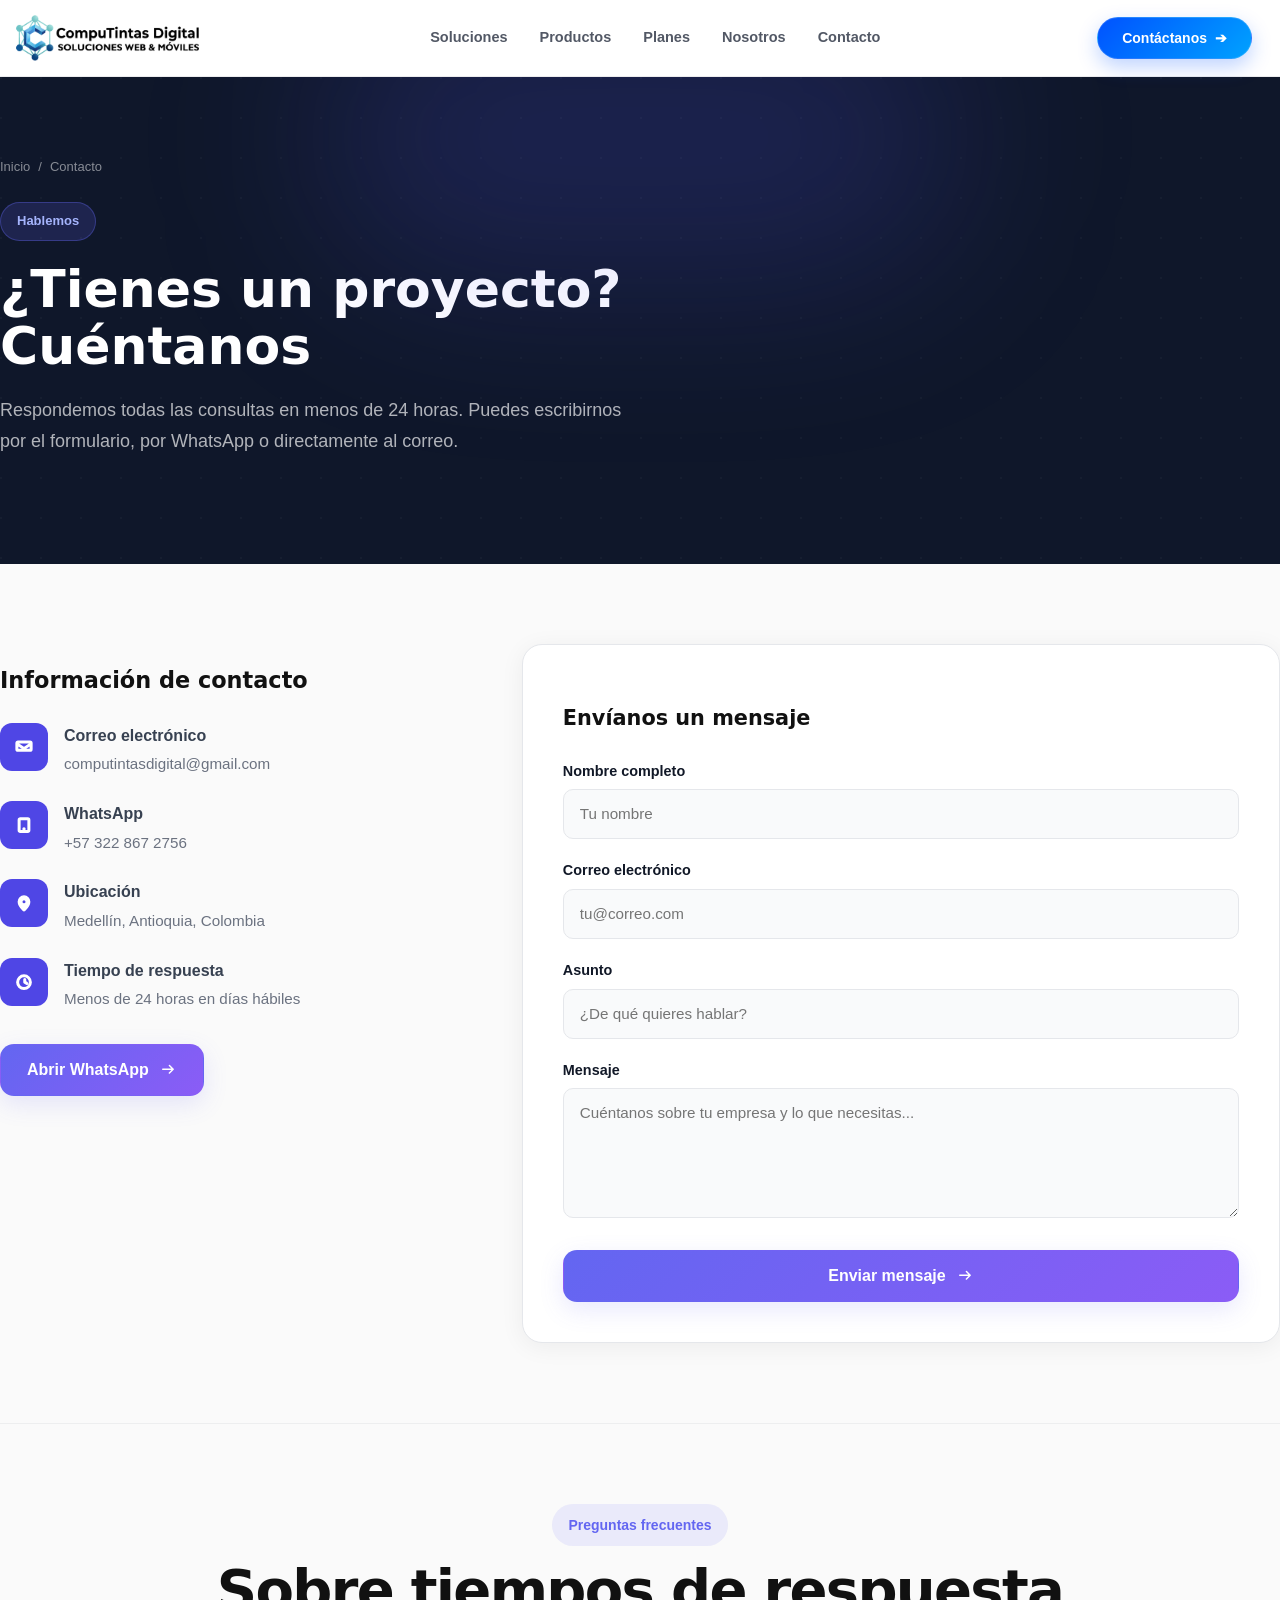
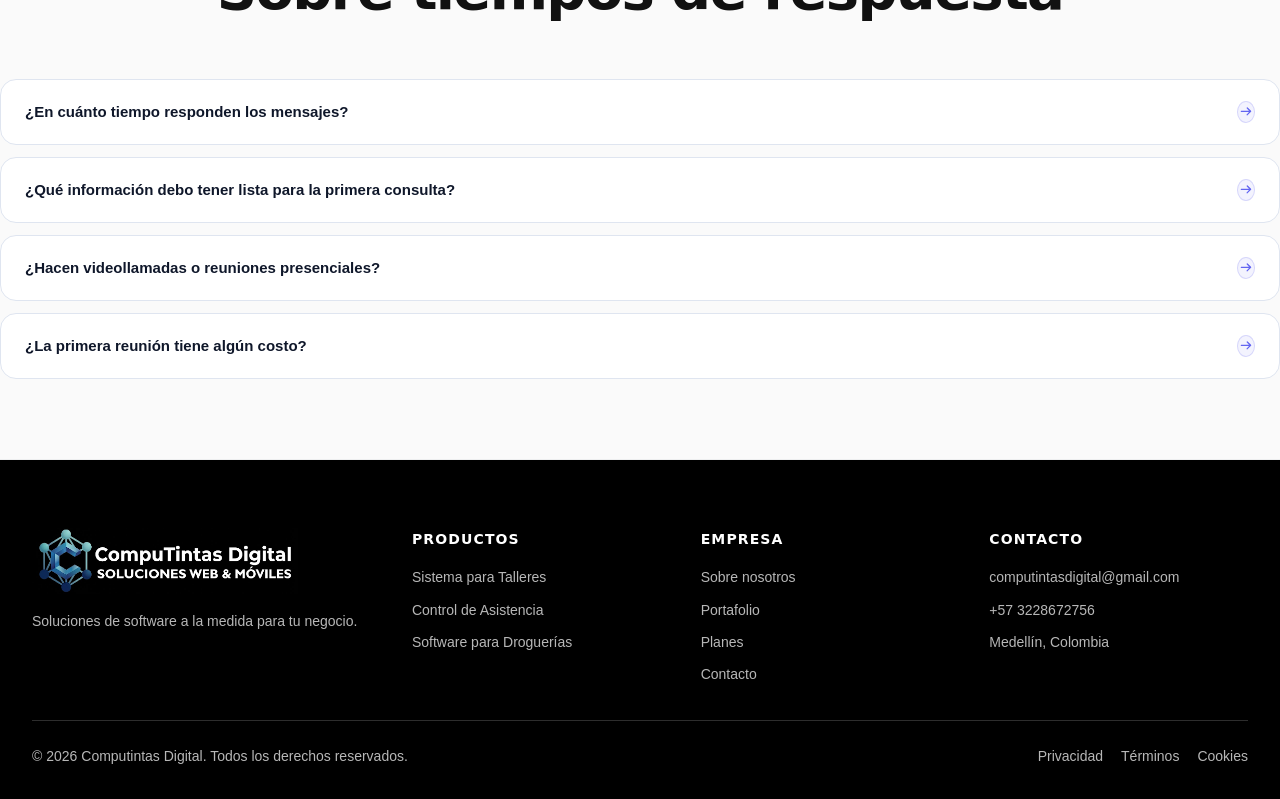
<file: contacto/index.html>
<!DOCTYPE html>
<html lang="es">
<head>
  <meta charset="UTF-8" />
  <meta name="viewport" content="width=device-width, initial-scale=1.0" />
  <title>Contacto | Computintas Digital</title>
  <meta name="description" content="Contáctanos para hablar sobre tu proyecto. Respondemos en menos de 24 horas. Escríbenos por WhatsApp o correo electrónico." />
  <link rel="canonical" href="https://computintasdigital.com/contacto/" />
  <link rel="icon" type="image/png" href="/favicon.png" />
  <link rel="stylesheet" href="/assets/css/styles.css?v=191" />
  <link rel="stylesheet" href="/assets/css/page-styles.css?v=1" />
  <style>
    /* Estilos del formulario de contacto */
    .contact-grid {
      display: grid;
      grid-template-columns: 1fr 1.6fr;
      gap: 3rem;
      align-items: start;
    }
    @media (max-width: 768px) {
      .contact-grid { grid-template-columns: 1fr; }
    }
    .contact-info-list {
      display: flex;
      flex-direction: column;
      gap: 1.5rem;
      list-style: none;
      padding: 0;
      margin: 0;
    }
    .contact-info-item {
      display: flex;
      align-items: flex-start;
      gap: 1rem;
    }
    .contact-info-item .icon-wrap {
      width: 48px;
      height: 48px;
      border-radius: 12px;
      background: var(--color-primary, #4f46e5);
      display: flex;
      align-items: center;
      justify-content: center;
      flex-shrink: 0;
    }
    .contact-info-item .icon-wrap svg {
      width: 1.4rem;
      height: 1.4rem;
      color: #fff;
      fill: none;
      stroke: currentColor;
      stroke-width: 2;
    }
    .contact-info-item strong { display: block; font-weight: 600; margin-bottom: .2rem; }
    .contact-info-item span { color: var(--color-text-muted, #6b7280); font-size: .95rem; }
    /* Formulario */
    .contact-form-card {
      background: var(--color-surface, #fff);
      border: 1px solid var(--color-border, #e5e7eb);
      border-radius: 1.25rem;
      padding: 2.5rem;
      box-shadow: 0 4px 24px rgba(0,0,0,.06);
    }
    .form-group { margin-bottom: 1.25rem; }
    .form-group label {
      display: block;
      font-size: .9rem;
      font-weight: 600;
      margin-bottom: .4rem;
      color: var(--color-text, #111827);
    }
    .form-group input,
    .form-group select,
    .form-group textarea {
      width: 100%;
      padding: .75rem 1rem;
      border: 1.5px solid var(--color-border, #e5e7eb);
      border-radius: .625rem;
      font-size: .95rem;
      font-family: inherit;
      background: var(--color-bg, #f9fafb);
      color: var(--color-text, #111827);
      transition: border-color .2s, box-shadow .2s;
      box-sizing: border-box;
    }
    .form-group input:focus,
    .form-group select:focus,
    .form-group textarea:focus {
      outline: none;
      border-color: var(--color-primary, #4f46e5);
      box-shadow: 0 0 0 3px rgba(79,70,229,.12);
    }
    .form-group textarea { min-height: 130px; resize: vertical; }
    .form-status {
      margin-top: 1rem;
      padding: .875rem 1.25rem;
      border-radius: .75rem;
      font-size: .95rem;
      font-weight: 500;
      display: none;
    }
    .form-status.success {
      background: #ecfdf5;
      color: #065f46;
      border: 1px solid #a7f3d0;
      display: block;
    }
    .form-status.error {
      background: #fef2f2;
      color: #991b1b;
      border: 1px solid #fecaca;
      display: block;
    }
    .btn-submit-wrap { margin-top: 1.5rem; }
    .btn-submit-wrap .btn { width: 100%; justify-content: center; }
  </style>
</head>
<body>

  <div id="site-header-placeholder"></div>

  <main>

    <!-- HERO -->
    <section class="page-hero">
      <div class="page-breadcrumb">
        <a href="/">Inicio</a> / <span>Contacto</span>
      </div>
      <span class="page-hero-badge badge badge-primary">Hablemos</span>
      <h1>¿Tienes un proyecto? Cuéntanos</h1>
      <p>Respondemos todas las consultas en menos de 24 horas. Puedes escribirnos por el formulario, por WhatsApp o directamente al correo.</p>
    </section>

    <!-- GRID DE CONTACTO + FORMULARIO -->
    <section class="page-section">
      <div class="contact-grid">

        <!-- Info de contacto -->
        <div>
          <h2 style="font-size:1.4rem;margin-bottom:1.5rem;">Información de contacto</h2>
          <ul class="contact-info-list">
            <li class="contact-info-item reveal-on-scroll">
              <div class="icon-wrap">
                <svg class="icon"><use href="#i-mail"></use></svg>
              </div>
              <div>
                <strong>Correo electrónico</strong>
                <span><a href="mailto:computintasdigital@gmail.com" style="color:inherit;">computintasdigital@gmail.com</a></span>
              </div>
            </li>
            <li class="contact-info-item reveal-on-scroll">
              <div class="icon-wrap">
                <svg class="icon"><use href="#i-phone"></use></svg>
              </div>
              <div>
                <strong>WhatsApp</strong>
                <span><a href="https://wa.me/573228672756" target="_blank" rel="noopener noreferrer" style="color:inherit;">+57 322 867 2756</a></span>
              </div>
            </li>
            <li class="contact-info-item reveal-on-scroll">
              <div class="icon-wrap">
                <svg class="icon"><use href="#i-map"></use></svg>
              </div>
              <div>
                <strong>Ubicación</strong>
                <span>Medellín, Antioquia, Colombia</span>
              </div>
            </li>
            <li class="contact-info-item reveal-on-scroll">
              <div class="icon-wrap">
                <svg class="icon"><use href="#i-clock"></use></svg>
              </div>
              <div>
                <strong>Tiempo de respuesta</strong>
                <span>Menos de 24 horas en días hábiles</span>
              </div>
            </li>
          </ul>

          <div style="margin-top:2rem;">
            <a href="https://wa.me/573228672756" target="_blank" rel="noopener noreferrer" class="btn btn-primary" style="display:inline-flex;">
              Abrir WhatsApp
              <svg class="icon"><use href="#i-arrow-right"></use></svg>
            </a>
          </div>
        </div>

        <!-- Formulario -->
        <div class="contact-form-card reveal-on-scroll">
          <h2 style="font-size:1.3rem;margin-bottom:1.5rem;">Envíanos un mensaje</h2>
          <form id="contact-form" action="https://formspree.io/f/xjgdbqnv" method="POST" novalidate>
            <div class="form-group">
              <label for="contact-name">Nombre completo</label>
              <input type="text" id="contact-name" name="nombre" placeholder="Tu nombre" required autocomplete="name" />
            </div>
            <div class="form-group">
              <label for="contact-email">Correo electrónico</label>
              <input type="email" id="contact-email" name="email" placeholder="tu@correo.com" required autocomplete="email" />
            </div>
            <div class="form-group">
              <label for="contact-subject">Asunto</label>
              <input type="text" id="contact-subject" name="asunto" placeholder="¿De qué quieres hablar?" required />
            </div>
            <div class="form-group">
              <label for="contact-message">Mensaje</label>
              <textarea id="contact-message" name="mensaje" placeholder="Cuéntanos sobre tu empresa y lo que necesitas..." required></textarea>
            </div>
            <div id="form-status" class="form-status" role="alert" aria-live="polite"></div>
            <div class="btn-submit-wrap">
              <button type="submit" id="contact-submit" class="btn btn-primary">
                <span id="btn-text">Enviar mensaje</span>
                <svg class="icon"><use href="#i-arrow-right"></use></svg>
              </button>
            </div>
          </form>
        </div>

      </div>
    </section>

    <!-- FAQ CORTA -->
    <section class="page-section-alt">
      <div class="section-header">
        <span class="badge badge-primary">Preguntas frecuentes</span>
        <h2>Sobre tiempos de respuesta</h2>
      </div>
      <div class="faq-list">
        <div class="faq-item">
          <button class="faq-question" aria-expanded="false">
            <span>¿En cuánto tiempo responden los mensajes?</span>
            <svg class="icon faq-icon"><use href="#i-arrow-right"></use></svg>
          </button>
          <div class="faq-answer">
            <div class="faq-answer-inner">
              <p>Respondemos en menos de 24 horas en días hábiles (lunes a viernes). Los mensajes de WhatsApp suelen tener respuesta más rápida, generalmente en pocas horas durante el horario laboral.</p>
            </div>
          </div>
        </div>
        <div class="faq-item">
          <button class="faq-question" aria-expanded="false">
            <span>¿Qué información debo tener lista para la primera consulta?</span>
            <svg class="icon faq-icon"><use href="#i-arrow-right"></use></svg>
          </button>
          <div class="faq-answer">
            <div class="faq-answer-inner">
              <p>No necesitas tener nada muy detallado. Con una descripción general de tu empresa, qué problema quieres resolver o qué necesitas digitalizar, ya podemos tener una primera conversación productiva.</p>
            </div>
          </div>
        </div>
        <div class="faq-item">
          <button class="faq-question" aria-expanded="false">
            <span>¿Hacen videollamadas o reuniones presenciales?</span>
            <svg class="icon faq-icon"><use href="#i-arrow-right"></use></svg>
          </button>
          <div class="faq-answer">
            <div class="faq-answer-inner">
              <p>Hacemos videollamadas por Google Meet o Zoom sin problema. Si eres de Medellín y prefieres una reunión presencial, también lo podemos coordinar.</p>
            </div>
          </div>
        </div>
        <div class="faq-item">
          <button class="faq-question" aria-expanded="false">
            <span>¿La primera reunión tiene algún costo?</span>
            <svg class="icon faq-icon"><use href="#i-arrow-right"></use></svg>
          </button>
          <div class="faq-answer">
            <div class="faq-answer-inner">
              <p>No. La primera conversación o reunión de diagnóstico no tiene ningún costo. Es el espacio donde nos conocemos, entendemos tu necesidad y evaluamos si podemos ayudarte.</p>
            </div>
          </div>
        </div>
      </div>
    </section>

  </main>

  <div id="site-footer-placeholder"></div>

  <script src="/assets/js/components.js"></script>
  <script src="/assets/js/page-faq.js"></script>
  <script>
    (function () {
      const form = document.getElementById('contact-form');
      const statusEl = document.getElementById('form-status');
      const submitBtn = document.getElementById('contact-submit');
      const btnText = document.getElementById('btn-text');

      if (!form) return;

      form.addEventListener('submit', async function (e) {
        e.preventDefault();

        // Validación básica
        const nombre = form.querySelector('#contact-name').value.trim();
        const email = form.querySelector('#contact-email').value.trim();
        const mensaje = form.querySelector('#contact-message').value.trim();

        if (!nombre || !email || !mensaje) {
          showStatus('Por favor completa todos los campos obligatorios.', 'error');
          return;
        }

        // Estado de carga
        submitBtn.disabled = true;
        btnText.textContent = 'Enviando...';
        statusEl.className = 'form-status';
        statusEl.style.display = 'none';

        try {
          const data = new FormData(form);
          const response = await fetch(form.action, {
            method: 'POST',
            body: data,
            headers: { 'Accept': 'application/json' }
          });

          if (response.ok) {
            showStatus('¡Mensaje enviado correctamente! Te responderemos pronto.', 'success');
            form.reset();
          } else {
            const json = await response.json().catch(() => ({}));
            const msg = (json.errors && json.errors.map(err => err.message).join(', ')) ||
              'Ocurrió un error al enviar el mensaje. Inténtalo de nuevo o escríbenos directamente al correo.';
            showStatus(msg, 'error');
          }
        } catch (err) {
          showStatus('No se pudo conectar. Verifica tu conexión a internet e inténtalo de nuevo.', 'error');
        } finally {
          submitBtn.disabled = false;
          btnText.textContent = 'Enviar mensaje';
        }
      });

      function showStatus(message, type) {
        statusEl.textContent = message;
        statusEl.className = 'form-status ' + type;
        statusEl.scrollIntoView({ behavior: 'smooth', block: 'nearest' });
      }
    })();
  </script>
</body>
</html>
</file>
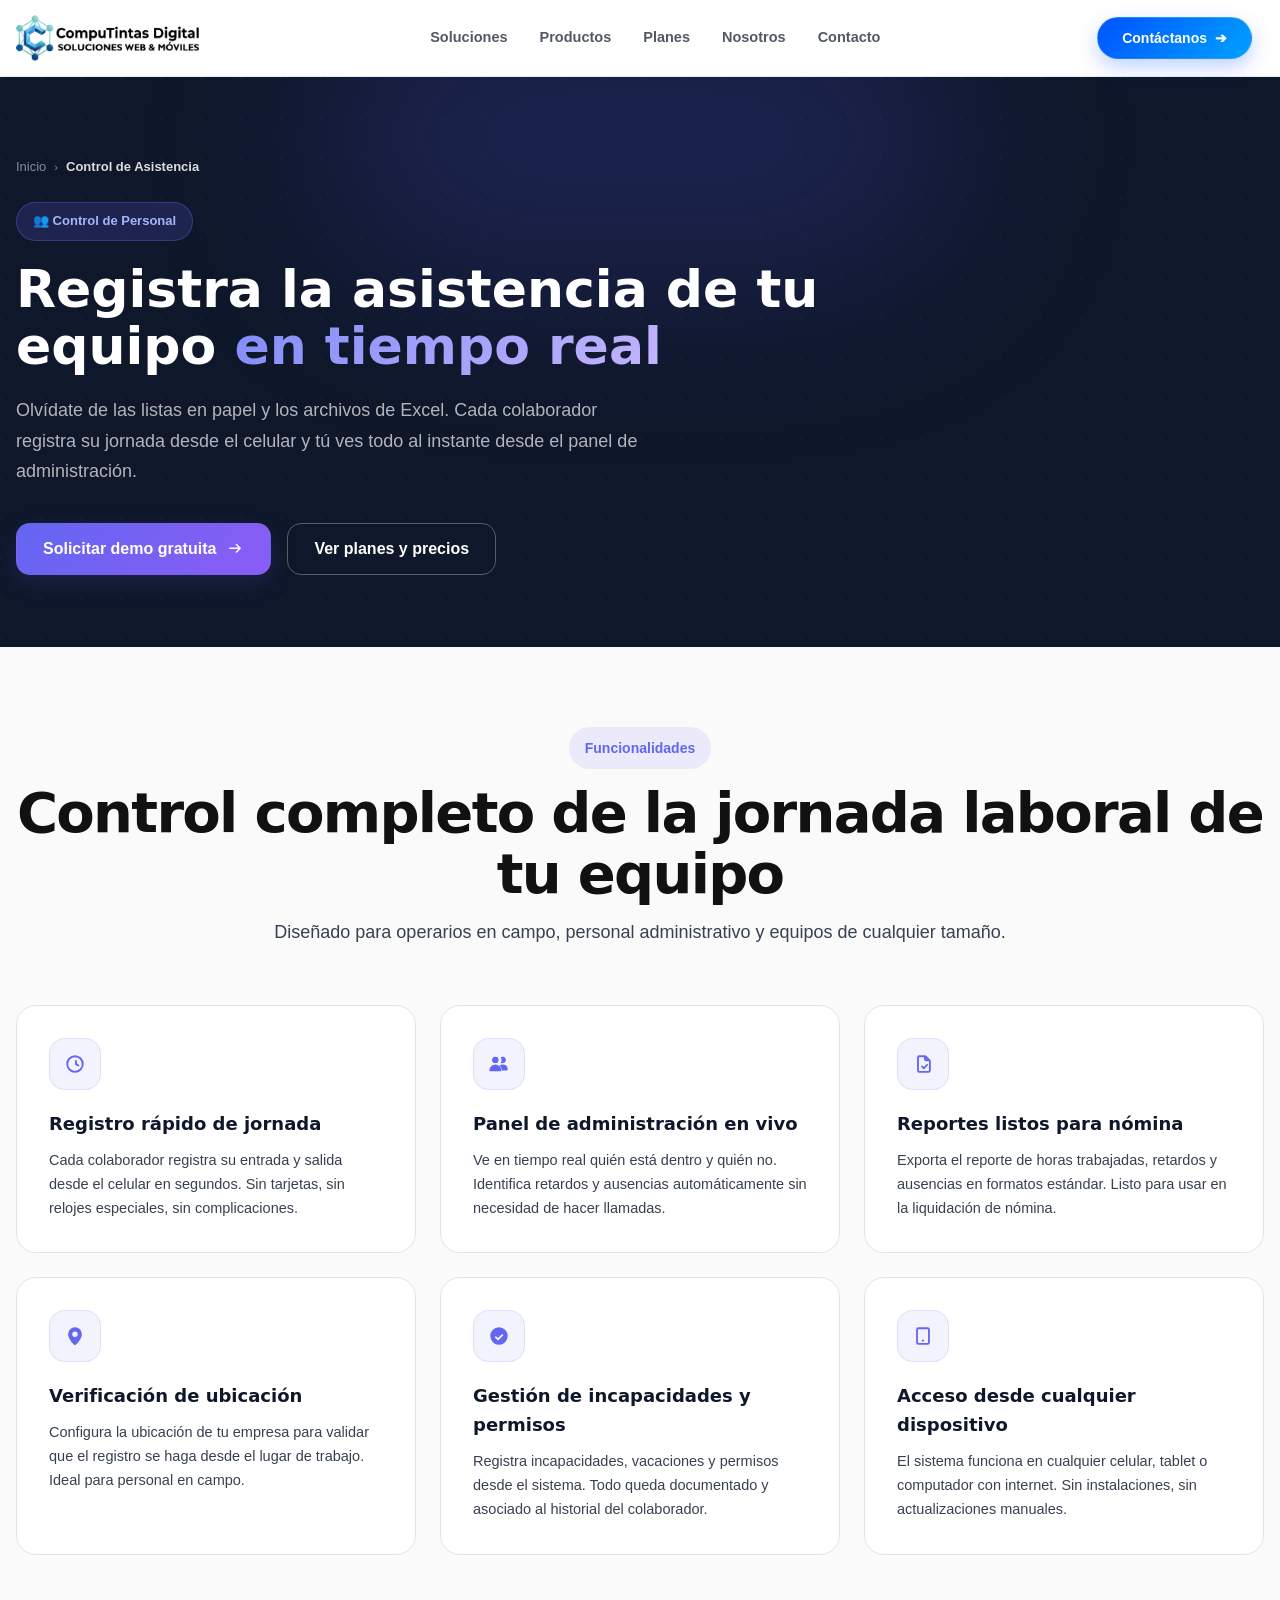
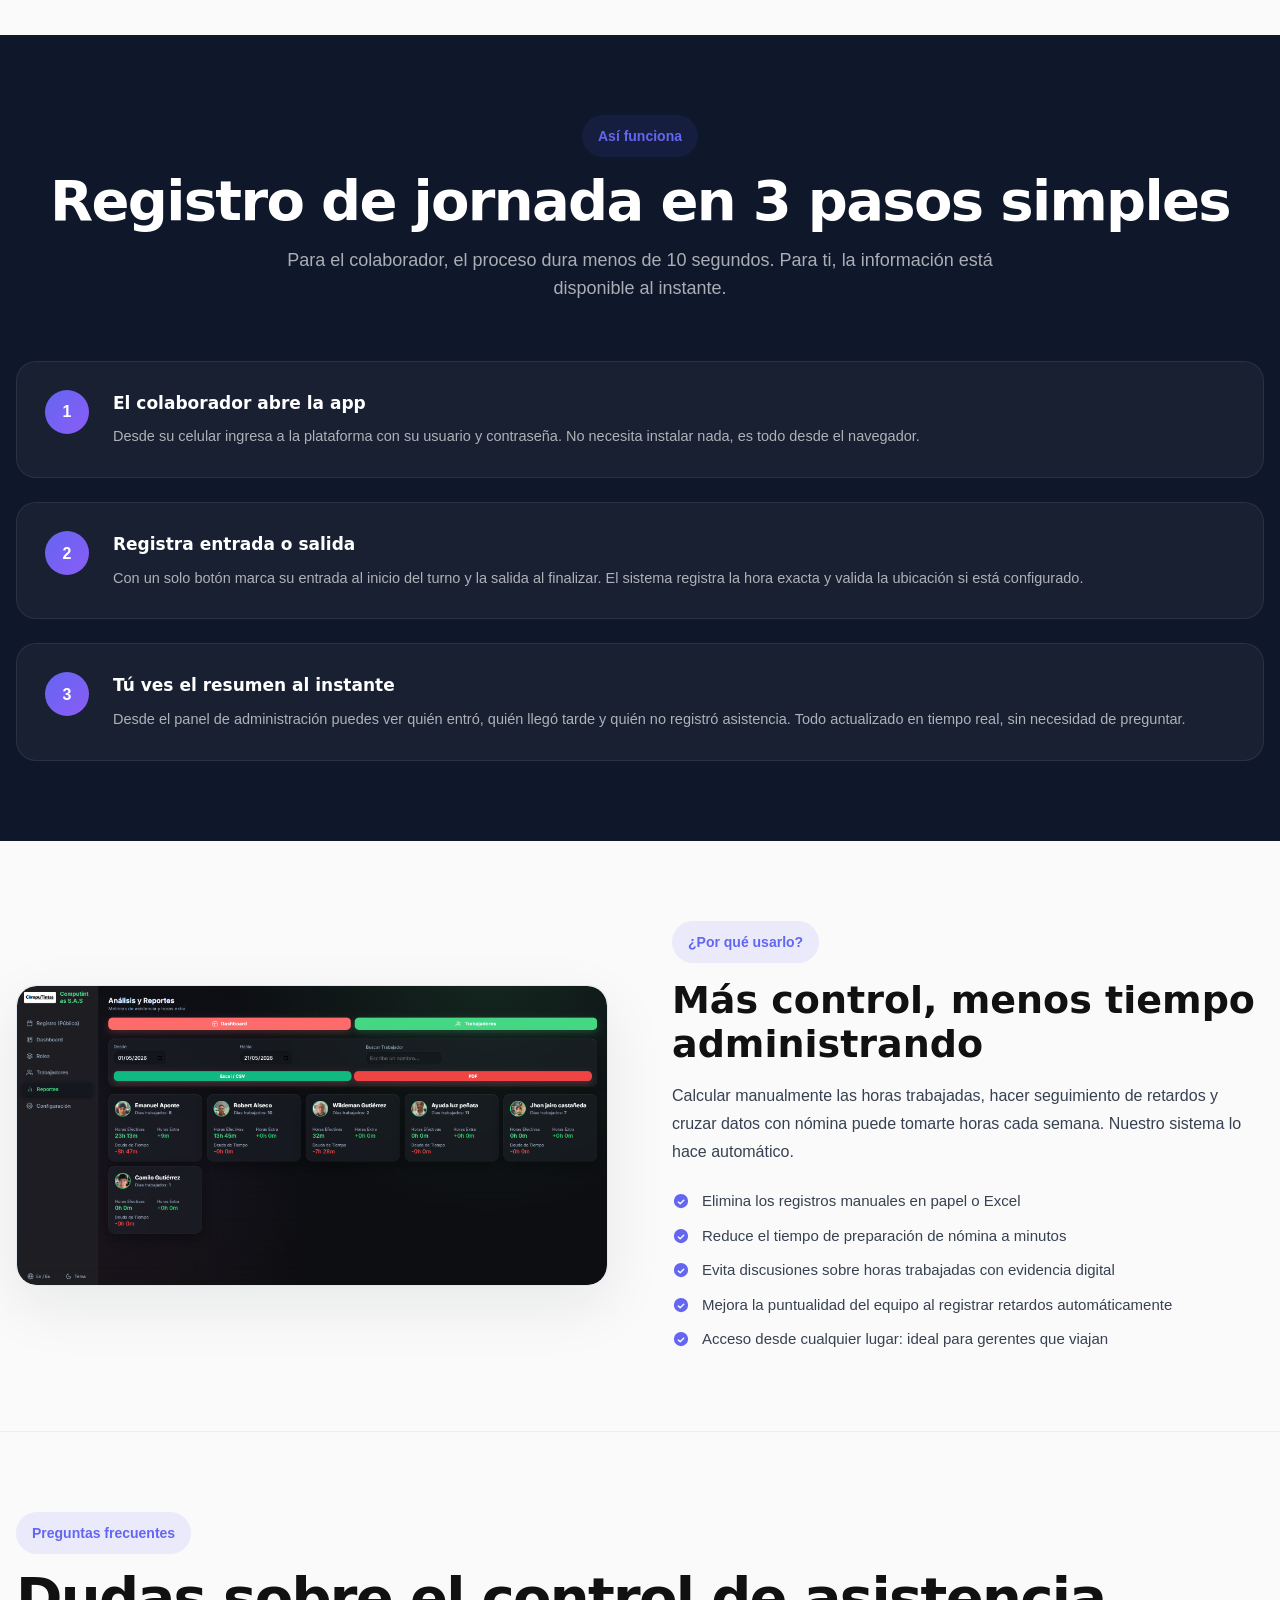
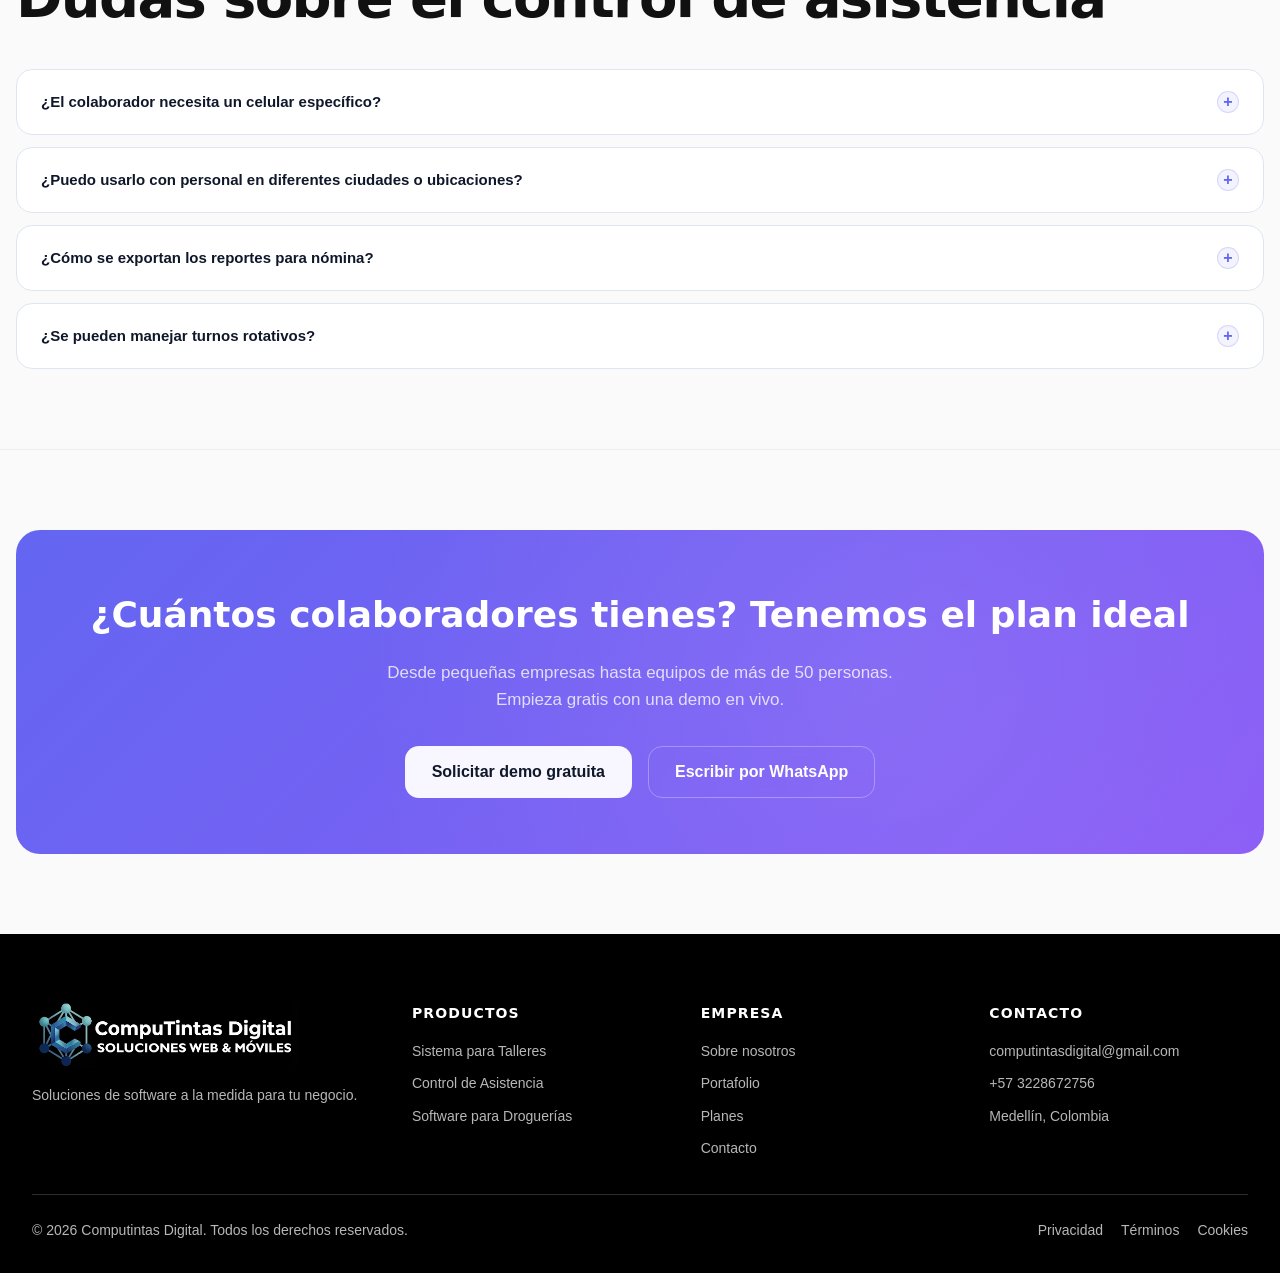
<file: control-de-asistencia/index.html>
<!DOCTYPE html>
<html lang="es">
<head>
  <meta charset="utf-8"/>
  <meta content="width=device-width, initial-scale=1.0" name="viewport"/>
  <title>Control de Asistencia de Personal | Computintas Digital</title>
  <meta name="description" content="Aplicación web de control de asistencia para empresas en Colombia. Registra entrada, salida y horas extras de tu personal en tiempo real desde cualquier dispositivo."/>
  <meta name="keywords" content="control de asistencia, software asistencia empleados, registro de personal, control horario Colombia, aplicación asistencia empresa"/>
  <link rel="canonical" href="https://computintasdigital.com/control-de-asistencia"/>
  <link href="/favicon.png" rel="icon" type="image/png"/>
  <link rel="stylesheet" href="/assets/css/styles.css?v=191"/>
  <link rel="stylesheet" href="/assets/css/page-styles.css?v=1"/>
</head>
<body>

<div id="site-header-placeholder"></div>

<main>
  <!-- HERO -->
  <section class="page-hero">
    <div class="container">
      <nav class="page-breadcrumb" aria-label="Breadcrumb">
        <a href="/">Inicio</a>
        <span class="sep">›</span>
        <span class="current">Control de Asistencia</span>
      </nav>
      <div class="page-hero-badge">👥 Control de Personal</div>
      <h1>Registra la asistencia de tu equipo <span>en tiempo real</span></h1>
      <p>Olvídate de las listas en papel y los archivos de Excel. Cada colaborador registra su jornada desde el celular y tú ves todo al instante desde el panel de administración.</p>
      <div class="page-hero-actions">
        <a class="btn btn-primary" href="/contacto">
          Solicitar demo gratuita
          <svg aria-hidden="true" class="icon"><use href="#i-arrow-right"></use></svg>
        </a>
        <a class="btn btn-outline" href="/#planes">Ver planes y precios</a>
      </div>
    </div>
  </section>

  <!-- FUNCIONALIDADES -->
  <section class="page-section">
    <div class="container">
      <div class="section-header reveal-on-scroll">
        <span class="badge badge-primary">Funcionalidades</span>
        <h2>Control completo de la jornada laboral de tu equipo</h2>
        <p>Diseñado para operarios en campo, personal administrativo y equipos de cualquier tamaño.</p>
      </div>
      <div class="feature-grid">
        <div class="feature-card reveal-on-scroll">
          <div class="feature-icon">
            <svg class="icon-lg"><use href="#i-clock"></use></svg>
          </div>
          <h3>Registro rápido de jornada</h3>
          <p>Cada colaborador registra su entrada y salida desde el celular en segundos. Sin tarjetas, sin relojes especiales, sin complicaciones.</p>
        </div>
        <div class="feature-card reveal-on-scroll">
          <div class="feature-icon">
            <svg class="icon-lg"><use href="#i-users"></use></svg>
          </div>
          <h3>Panel de administración en vivo</h3>
          <p>Ve en tiempo real quién está dentro y quién no. Identifica retardos y ausencias automáticamente sin necesidad de hacer llamadas.</p>
        </div>
        <div class="feature-card reveal-on-scroll">
          <div class="feature-icon">
            <svg class="icon-lg"><use href="#i-file"></use></svg>
          </div>
          <h3>Reportes listos para nómina</h3>
          <p>Exporta el reporte de horas trabajadas, retardos y ausencias en formatos estándar. Listo para usar en la liquidación de nómina.</p>
        </div>
        <div class="feature-card reveal-on-scroll">
          <div class="feature-icon">
            <svg class="icon-lg"><use href="#i-map"></use></svg>
          </div>
          <h3>Verificación de ubicación</h3>
          <p>Configura la ubicación de tu empresa para validar que el registro se haga desde el lugar de trabajo. Ideal para personal en campo.</p>
        </div>
        <div class="feature-card reveal-on-scroll">
          <div class="feature-icon">
            <svg class="icon-lg"><use href="#i-check-circle"></use></svg>
          </div>
          <h3>Gestión de incapacidades y permisos</h3>
          <p>Registra incapacidades, vacaciones y permisos desde el sistema. Todo queda documentado y asociado al historial del colaborador.</p>
        </div>
        <div class="feature-card reveal-on-scroll">
          <div class="feature-icon">
            <svg class="icon-lg"><use href="#i-phone"></use></svg>
          </div>
          <h3>Acceso desde cualquier dispositivo</h3>
          <p>El sistema funciona en cualquier celular, tablet o computador con internet. Sin instalaciones, sin actualizaciones manuales.</p>
        </div>
      </div>
    </div>
  </section>

  <!-- CÓMO FUNCIONA -->
  <section class="page-section-dark">
    <div class="container">
      <div class="section-header reveal-on-scroll">
        <span class="badge badge-primary">Así funciona</span>
        <h2 style="color:#ffffff !important;">Registro de jornada en 3 pasos simples</h2>
        <p style="color:rgba(255,255,255,0.65);">Para el colaborador, el proceso dura menos de 10 segundos. Para ti, la información está disponible al instante.</p>
      </div>
      <div class="steps-list">
        <div class="step-item reveal-on-scroll">
          <div class="step-number">1</div>
          <div class="step-content">
            <h3>El colaborador abre la app</h3>
            <p>Desde su celular ingresa a la plataforma con su usuario y contraseña. No necesita instalar nada, es todo desde el navegador.</p>
          </div>
        </div>
        <div class="step-item reveal-on-scroll">
          <div class="step-number">2</div>
          <div class="step-content">
            <h3>Registra entrada o salida</h3>
            <p>Con un solo botón marca su entrada al inicio del turno y la salida al finalizar. El sistema registra la hora exacta y valida la ubicación si está configurado.</p>
          </div>
        </div>
        <div class="step-item reveal-on-scroll">
          <div class="step-number">3</div>
          <div class="step-content">
            <h3>Tú ves el resumen al instante</h3>
            <p>Desde el panel de administración puedes ver quién entró, quién llegó tarde y quién no registró asistencia. Todo actualizado en tiempo real, sin necesidad de preguntar.</p>
          </div>
        </div>
      </div>
    </div>
  </section>

  <!-- BENEFICIOS -->
  <section class="page-section">
    <div class="container">
      <div class="two-col reversed reveal-on-scroll">
        <div class="two-col-text">
          <span class="badge badge-primary" style="margin-bottom:16px;">¿Por qué usarlo?</span>
          <h2>Más control, menos tiempo administrando</h2>
          <p>Calcular manualmente las horas trabajadas, hacer seguimiento de retardos y cruzar datos con nómina puede tomarte horas cada semana. Nuestro sistema lo hace automático.</p>
          <ul class="benefit-list">
            <li>
              <svg class="icon"><use href="#i-check-circle"></use></svg>
              Elimina los registros manuales en papel o Excel
            </li>
            <li>
              <svg class="icon"><use href="#i-check-circle"></use></svg>
              Reduce el tiempo de preparación de nómina a minutos
            </li>
            <li>
              <svg class="icon"><use href="#i-check-circle"></use></svg>
              Evita discusiones sobre horas trabajadas con evidencia digital
            </li>
            <li>
              <svg class="icon"><use href="#i-check-circle"></use></svg>
              Mejora la puntualidad del equipo al registrar retardos automáticamente
            </li>
            <li>
              <svg class="icon"><use href="#i-check-circle"></use></svg>
              Acceso desde cualquier lugar: ideal para gerentes que viajan
            </li>
          </ul>
        </div>
        <div class="two-col-media">
          <img src="/assets/img/asistencia.png" alt="Aplicación de control de asistencia - Computintas Digital" loading="lazy"/>
        </div>
      </div>
    </div>
  </section>

  <!-- FAQ -->
  <section class="page-section-alt">
    <div class="container">
      <div class="section-header reveal-on-scroll" style="text-align:left; margin-bottom:0;">
        <span class="badge badge-primary">Preguntas frecuentes</span>
        <h2>Dudas sobre el control de asistencia</h2>
      </div>
      <div class="faq-list">
        <div class="faq-item">
          <button class="faq-question" aria-expanded="false">
            ¿El colaborador necesita un celular específico?
            <span class="faq-icon">+</span>
          </button>
          <div class="faq-answer">
            <div class="faq-answer-inner">No. Cualquier celular con navegador y conexión a internet es suficiente. No hay apps que descargar ni marcas específicas requeridas.</div>
          </div>
        </div>
        <div class="faq-item">
          <button class="faq-question" aria-expanded="false">
            ¿Puedo usarlo con personal en diferentes ciudades o ubicaciones?
            <span class="faq-icon">+</span>
          </button>
          <div class="faq-answer">
            <div class="faq-answer-inner">Sí. El sistema funciona de manera centralizada. Puedes tener personal en distintas ciudades y ver toda la información desde un solo panel de administración.</div>
          </div>
        </div>
        <div class="faq-item">
          <button class="faq-question" aria-expanded="false">
            ¿Cómo se exportan los reportes para nómina?
            <span class="faq-icon">+</span>
          </button>
          <div class="faq-answer">
            <div class="faq-answer-inner">Los reportes se exportan en formatos estándar como Excel o CSV por período de tiempo. Puedes filtrar por colaborador, área o rango de fechas según lo necesites.</div>
          </div>
        </div>
        <div class="faq-item">
          <button class="faq-question" aria-expanded="false">
            ¿Se pueden manejar turnos rotativos?
            <span class="faq-icon">+</span>
          </button>
          <div class="faq-answer">
            <div class="faq-answer-inner">Sí. El sistema permite configurar diferentes turnos y horarios por colaborador o por área. Los retardos y horas extras se calculan automáticamente según el turno asignado.</div>
          </div>
        </div>
      </div>
    </div>
  </section>

  <!-- CTA FINAL -->
  <section class="page-section">
    <div class="container">
      <div class="cta-banner reveal-on-scroll">
        <h2>¿Cuántos colaboradores tienes? Tenemos el plan ideal</h2>
        <p>Desde pequeñas empresas hasta equipos de más de 50 personas. Empieza gratis con una demo en vivo.</p>
        <div class="cta-banner-actions">
          <a class="btn btn-light" href="/contacto">Solicitar demo gratuita</a>
          <a class="btn btn-outline" href="https://wa.me/573228672756" target="_blank">Escribir por WhatsApp</a>
        </div>
      </div>
    </div>
  </section>
</main>

<div id="site-footer-placeholder"></div>

<script src="/assets/js/components.js"></script>
<script src="/assets/js/page-faq.js"></script>
</body>
</html>
</file>
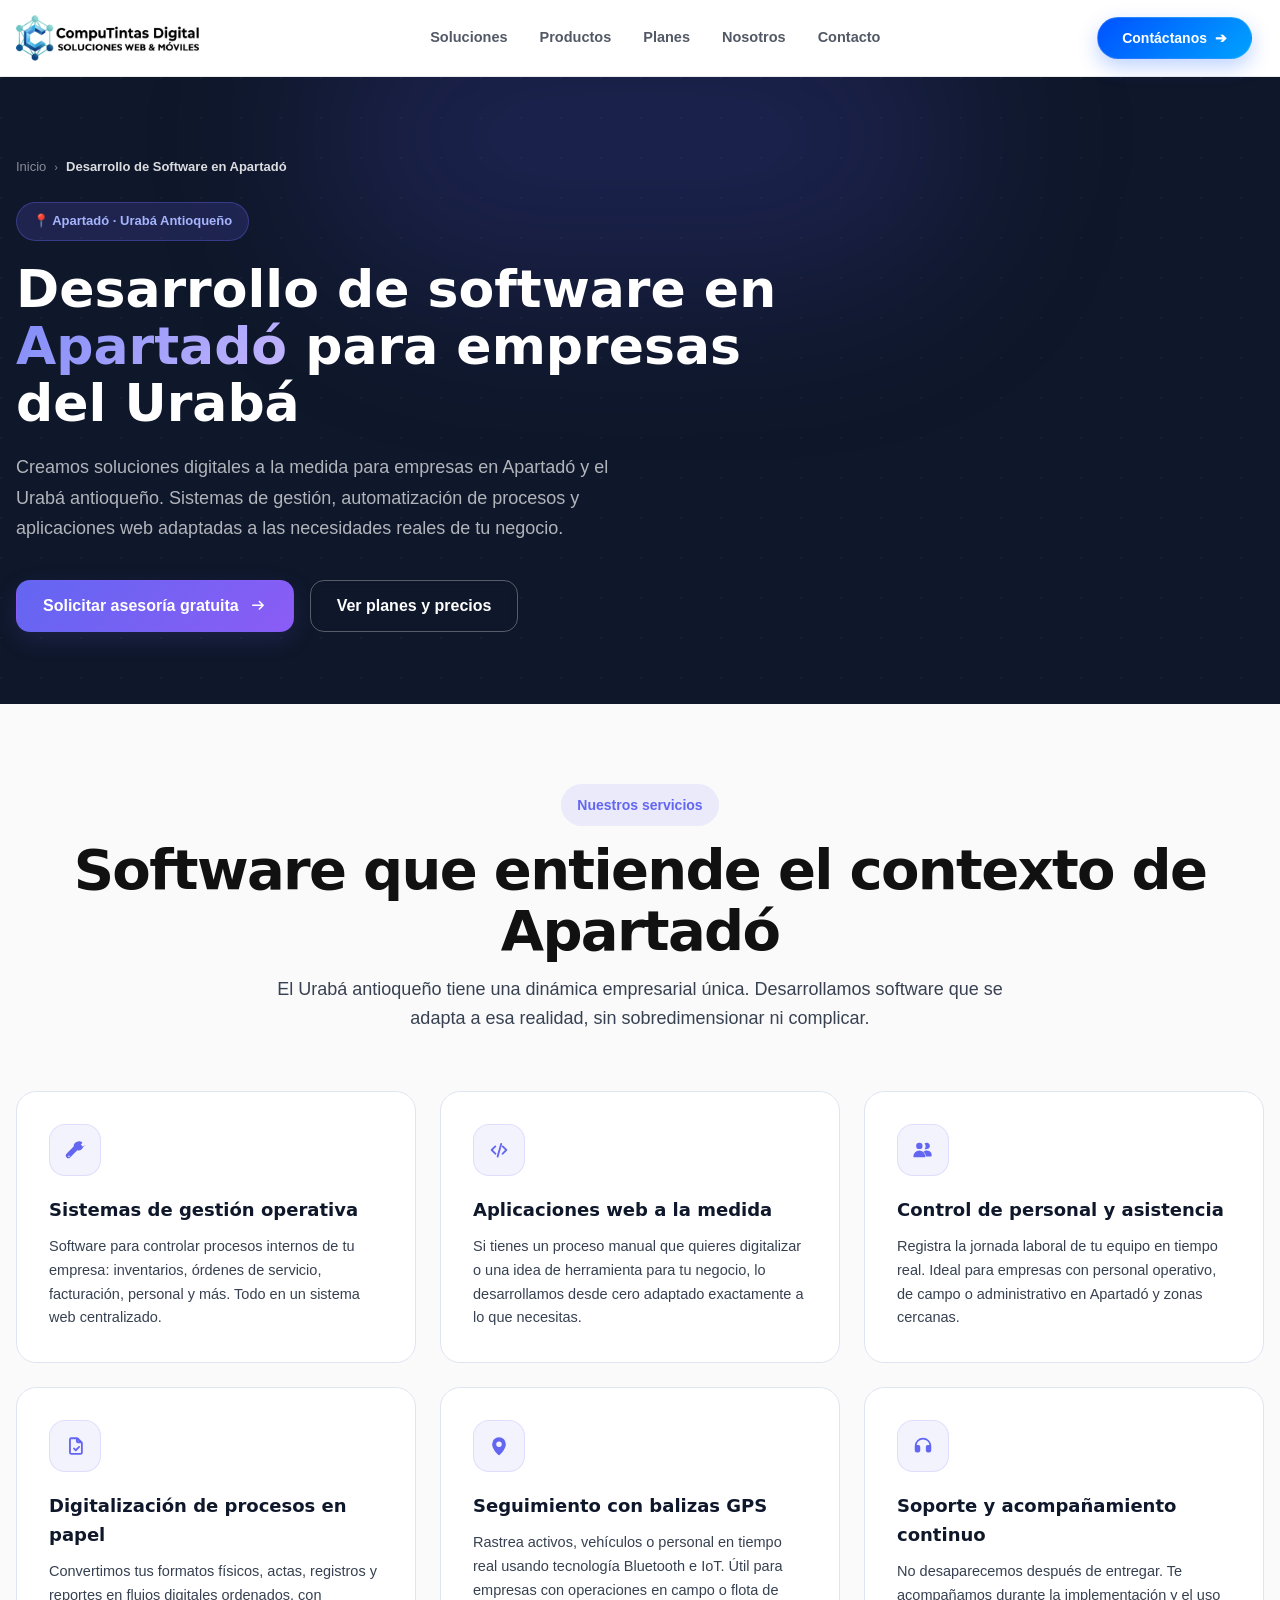
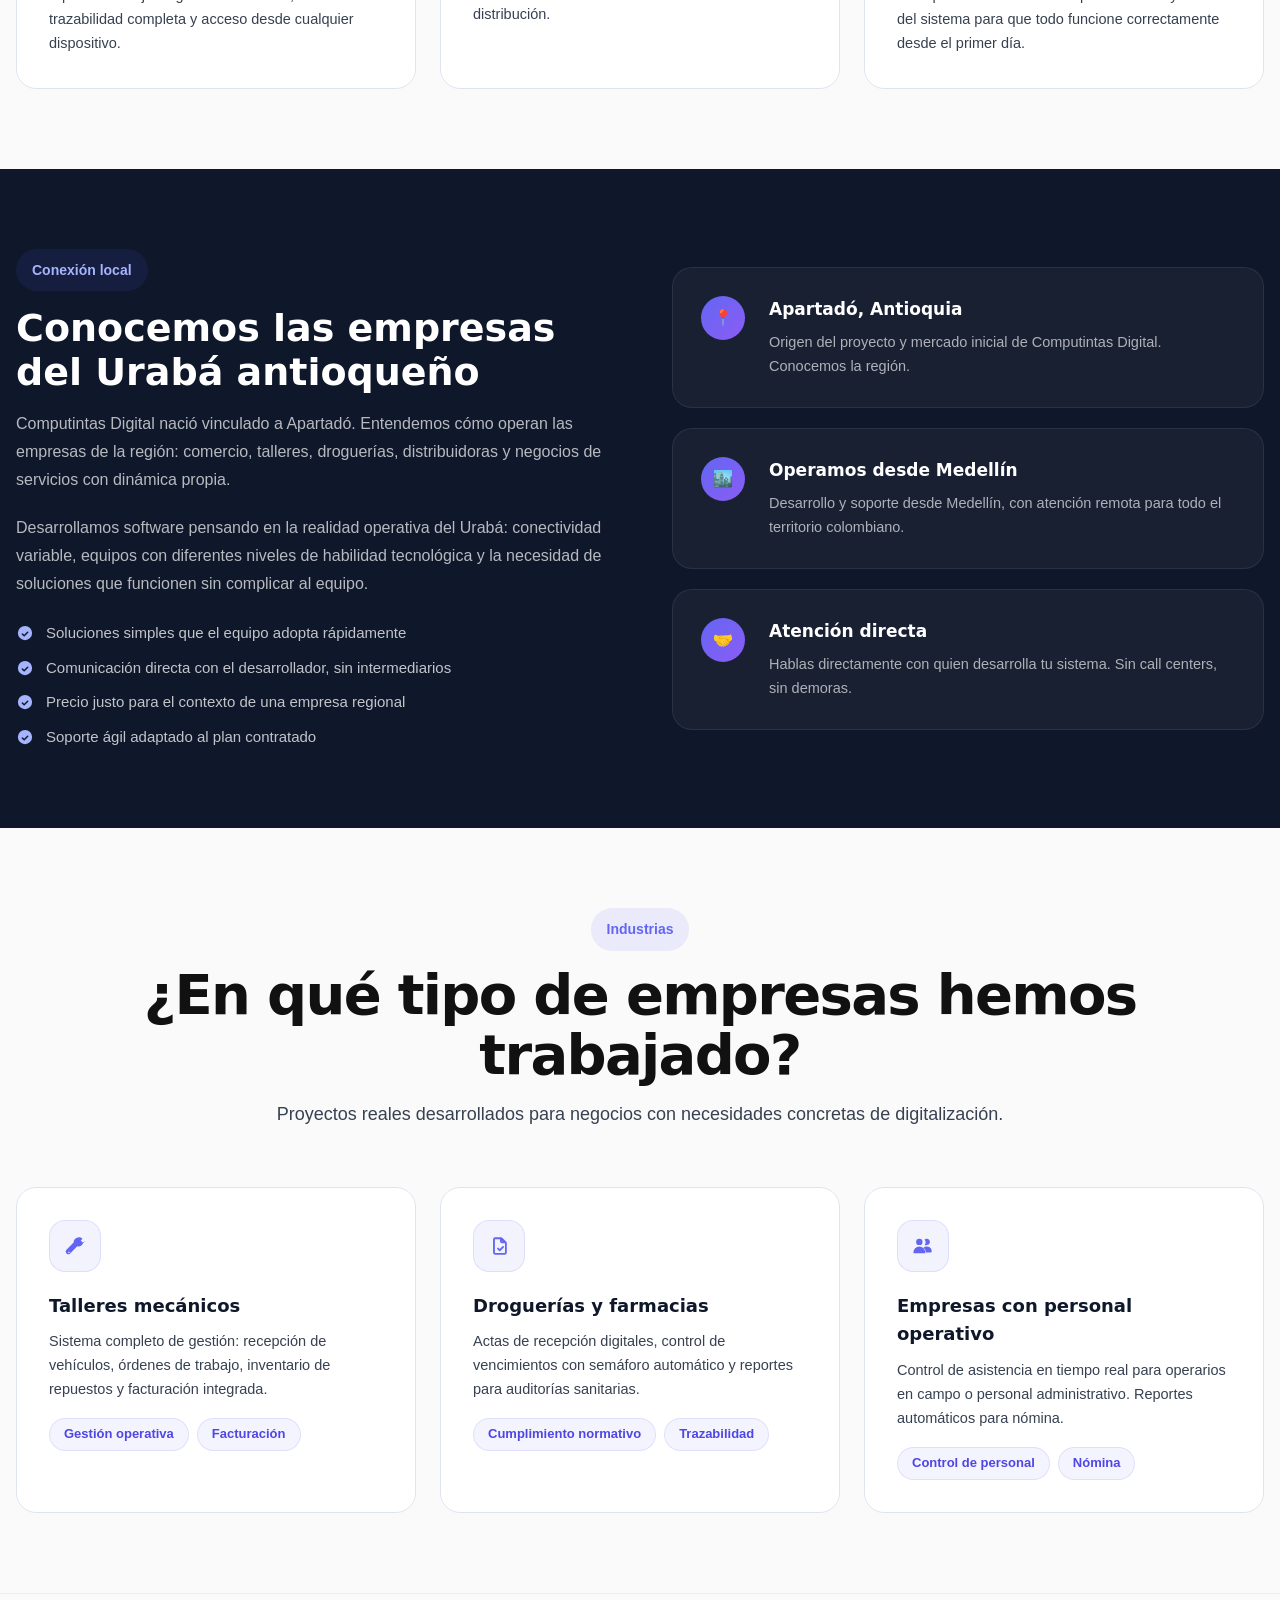
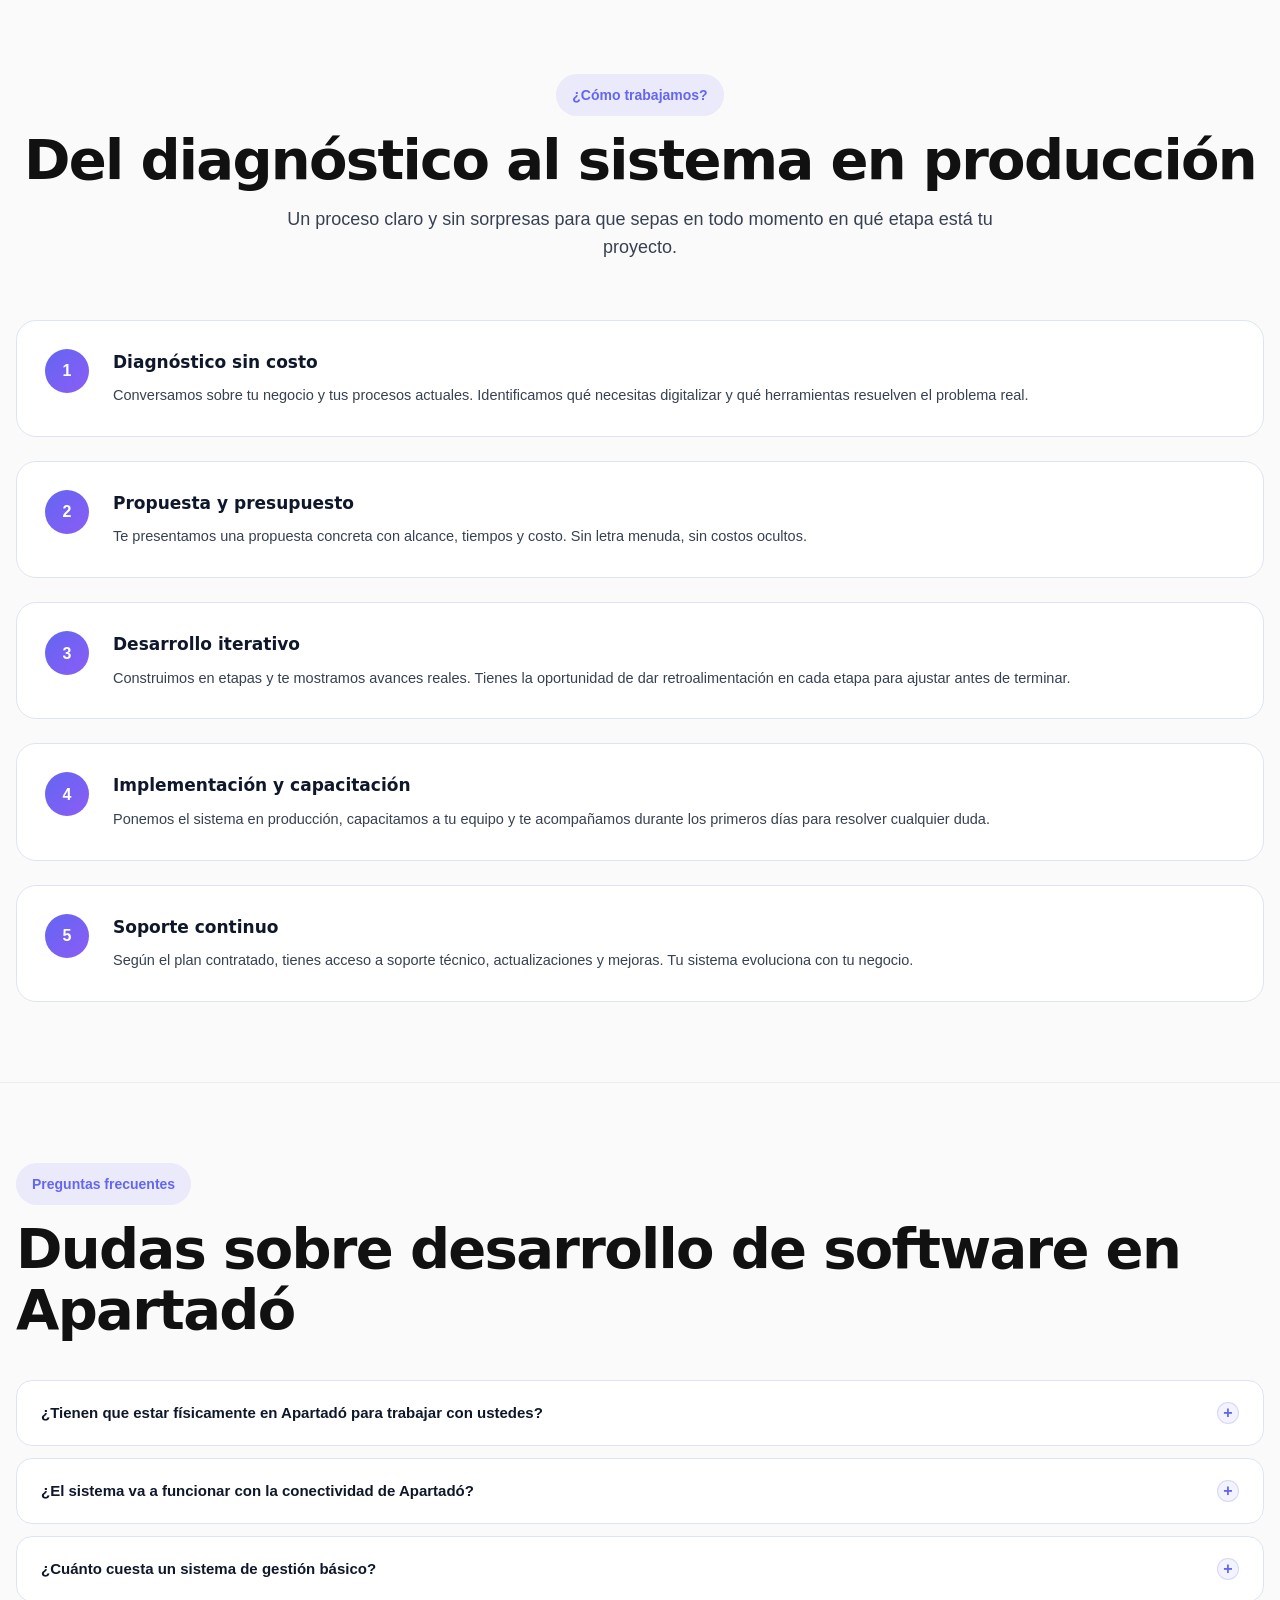
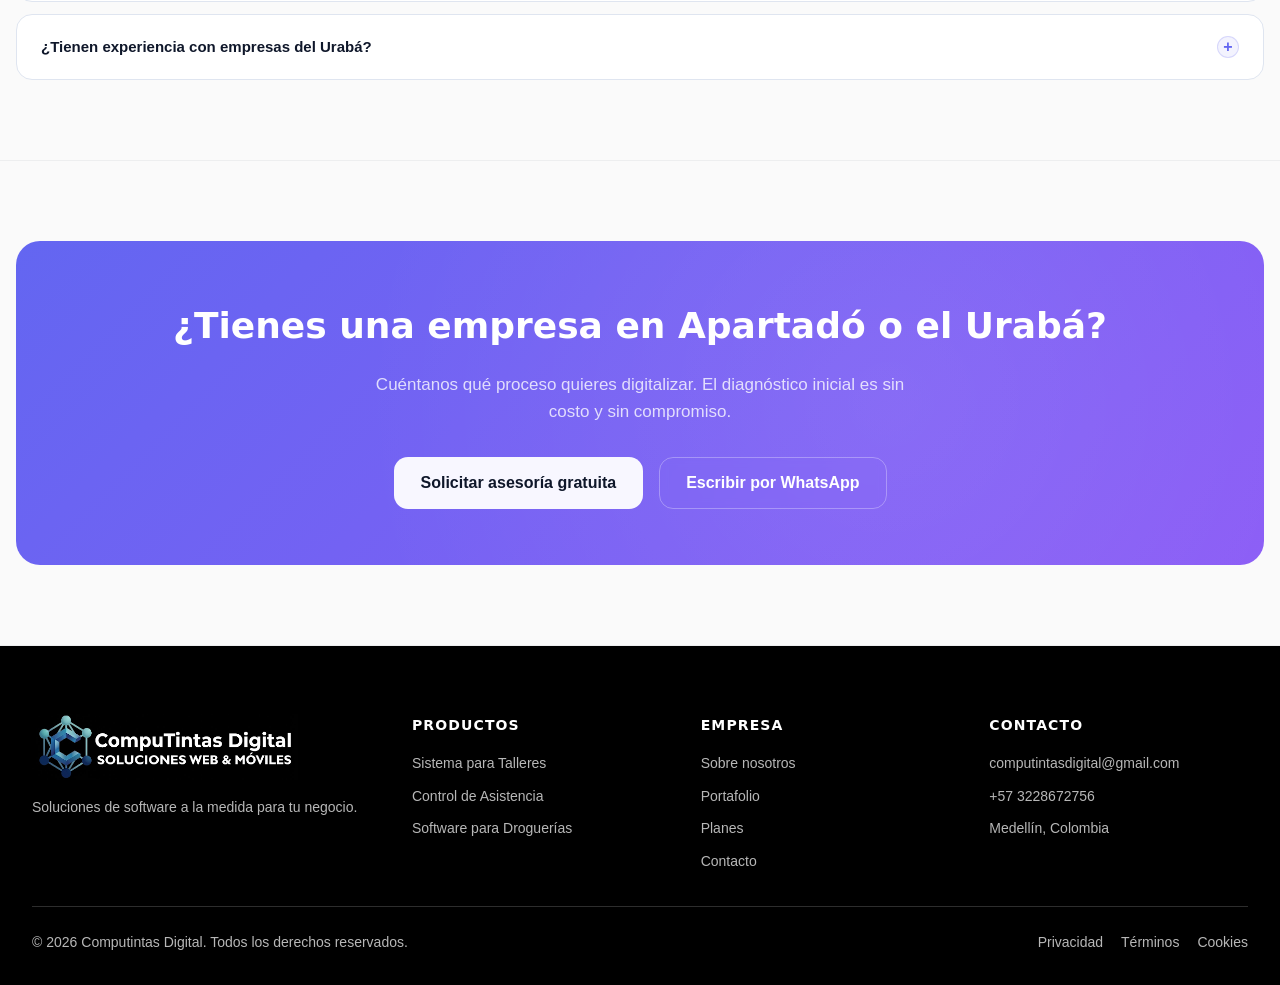
<file: desarrollo-software-apartado/index.html>
<!DOCTYPE html>
<html lang="es">
<head>
  <meta charset="utf-8"/>
  <meta content="width=device-width, initial-scale=1.0" name="viewport"/>
  <title>Desarrollo de Software en Apartadó | Computintas Digital</title>
  <meta name="description" content="Desarrollo de software a la medida en Apartadó, Antioquia. Soluciones digitales para empresas del Urabá antioqueño. Sistemas de gestión, apps web y automatización de procesos."/>
  <meta name="keywords" content="desarrollo software Apartadó, software empresas Urabá, sistemas a medida Apartadó, digitalización empresas Urabá antioqueño, software Colombia"/>
  <link rel="canonical" href="https://computintasdigital.com/desarrollo-software-apartado"/>
  <link href="/favicon.png" rel="icon" type="image/png"/>
  <link rel="stylesheet" href="/assets/css/styles.css?v=191"/>
  <link rel="stylesheet" href="/assets/css/page-styles.css?v=1"/>
</head>
<body>

<div id="site-header-placeholder"></div>

<main>
  <!-- HERO -->
  <section class="page-hero">
    <div class="container">
      <nav class="page-breadcrumb" aria-label="Breadcrumb">
        <a href="/">Inicio</a>
        <span class="sep">›</span>
        <span class="current">Desarrollo de Software en Apartadó</span>
      </nav>
      <div class="page-hero-badge">📍 Apartadó · Urabá Antioqueño</div>
      <h1>Desarrollo de software en <span>Apartadó</span> para empresas del Urabá</h1>
      <p>Creamos soluciones digitales a la medida para empresas en Apartadó y el Urabá antioqueño. Sistemas de gestión, automatización de procesos y aplicaciones web adaptadas a las necesidades reales de tu negocio.</p>
      <div class="page-hero-actions">
        <a class="btn btn-primary" href="/contacto">
          Solicitar asesoría gratuita
          <svg aria-hidden="true" class="icon"><use href="#i-arrow-right"></use></svg>
        </a>
        <a class="btn btn-outline" href="/#planes">Ver planes y precios</a>
      </div>
    </div>
  </section>

  <!-- QUÉ HACEMOS -->
  <section class="page-section">
    <div class="container">
      <div class="section-header reveal-on-scroll">
        <span class="badge badge-primary">Nuestros servicios</span>
        <h2>Software que entiende el contexto de Apartadó</h2>
        <p>El Urabá antioqueño tiene una dinámica empresarial única. Desarrollamos software que se adapta a esa realidad, sin sobredimensionar ni complicar.</p>
      </div>
      <div class="feature-grid">
        <div class="feature-card reveal-on-scroll">
          <div class="feature-icon">
            <svg class="icon-lg"><use href="#i-wrench"></use></svg>
          </div>
          <h3>Sistemas de gestión operativa</h3>
          <p>Software para controlar procesos internos de tu empresa: inventarios, órdenes de servicio, facturación, personal y más. Todo en un sistema web centralizado.</p>
        </div>
        <div class="feature-card reveal-on-scroll">
          <div class="feature-icon">
            <svg class="icon-lg"><use href="#i-code"></use></svg>
          </div>
          <h3>Aplicaciones web a la medida</h3>
          <p>Si tienes un proceso manual que quieres digitalizar o una idea de herramienta para tu negocio, lo desarrollamos desde cero adaptado exactamente a lo que necesitas.</p>
        </div>
        <div class="feature-card reveal-on-scroll">
          <div class="feature-icon">
            <svg class="icon-lg"><use href="#i-users"></use></svg>
          </div>
          <h3>Control de personal y asistencia</h3>
          <p>Registra la jornada laboral de tu equipo en tiempo real. Ideal para empresas con personal operativo, de campo o administrativo en Apartadó y zonas cercanas.</p>
        </div>
        <div class="feature-card reveal-on-scroll">
          <div class="feature-icon">
            <svg class="icon-lg"><use href="#i-file"></use></svg>
          </div>
          <h3>Digitalización de procesos en papel</h3>
          <p>Convertimos tus formatos físicos, actas, registros y reportes en flujos digitales ordenados, con trazabilidad completa y acceso desde cualquier dispositivo.</p>
        </div>
        <div class="feature-card reveal-on-scroll">
          <div class="feature-icon">
            <svg class="icon-lg"><use href="#i-map"></use></svg>
          </div>
          <h3>Seguimiento con balizas GPS</h3>
          <p>Rastrea activos, vehículos o personal en tiempo real usando tecnología Bluetooth e IoT. Útil para empresas con operaciones en campo o flota de distribución.</p>
        </div>
        <div class="feature-card reveal-on-scroll">
          <div class="feature-icon">
            <svg class="icon-lg"><use href="#i-headphones"></use></svg>
          </div>
          <h3>Soporte y acompañamiento continuo</h3>
          <p>No desaparecemos después de entregar. Te acompañamos durante la implementación y el uso del sistema para que todo funcione correctamente desde el primer día.</p>
        </div>
      </div>
    </div>
  </section>

  <!-- POR QUÉ APARTADÓ -->
  <section class="page-section-dark">
    <div class="container">
      <div class="two-col reveal-on-scroll">
        <div class="two-col-text">
          <span class="badge badge-primary" style="margin-bottom:16px; color:#a5b4fc;">Conexión local</span>
          <h2 style="color:#ffffff !important;">Conocemos las empresas del Urabá antioqueño</h2>
          <p style="color:rgba(255,255,255,0.7);">Computintas Digital nació vinculado a Apartadó. Entendemos cómo operan las empresas de la región: comercio, talleres, droguerías, distribuidoras y negocios de servicios con dinámica propia.</p>
          <p style="color:rgba(255,255,255,0.7);">Desarrollamos software pensando en la realidad operativa del Urabá: conectividad variable, equipos con diferentes niveles de habilidad tecnológica y la necesidad de soluciones que funcionen sin complicar al equipo.</p>
          <ul class="benefit-list white">
            <li>
              <svg class="icon"><use href="#i-check-circle"></use></svg>
              Soluciones simples que el equipo adopta rápidamente
            </li>
            <li>
              <svg class="icon"><use href="#i-check-circle"></use></svg>
              Comunicación directa con el desarrollador, sin intermediarios
            </li>
            <li>
              <svg class="icon"><use href="#i-check-circle"></use></svg>
              Precio justo para el contexto de una empresa regional
            </li>
            <li>
              <svg class="icon"><use href="#i-check-circle"></use></svg>
              Soporte ágil adaptado al plan contratado
            </li>
          </ul>
        </div>
        <div style="display:flex; flex-direction:column; gap:20px; justify-content:center;">
          <div class="step-item" style="margin:0;">
            <div class="step-number">📍</div>
            <div class="step-content">
              <h3>Apartadó, Antioquia</h3>
              <p>Origen del proyecto y mercado inicial de Computintas Digital. Conocemos la región.</p>
            </div>
          </div>
          <div class="step-item" style="margin:0;">
            <div class="step-number">🏙️</div>
            <div class="step-content">
              <h3>Operamos desde Medellín</h3>
              <p>Desarrollo y soporte desde Medellín, con atención remota para todo el territorio colombiano.</p>
            </div>
          </div>
          <div class="step-item" style="margin:0;">
            <div class="step-number">🤝</div>
            <div class="step-content">
              <h3>Atención directa</h3>
              <p>Hablas directamente con quien desarrolla tu sistema. Sin call centers, sin demoras.</p>
            </div>
          </div>
        </div>
      </div>
    </div>
  </section>

  <!-- INDUSTRIAS -->
  <section class="page-section">
    <div class="container">
      <div class="section-header reveal-on-scroll">
        <span class="badge badge-primary">Industrias</span>
        <h2>¿En qué tipo de empresas hemos trabajado?</h2>
        <p>Proyectos reales desarrollados para negocios con necesidades concretas de digitalización.</p>
      </div>
      <div class="feature-grid">
        <div class="feature-card reveal-on-scroll">
          <div class="feature-icon">
            <svg class="icon-lg"><use href="#i-wrench"></use></svg>
          </div>
          <h3>Talleres mecánicos</h3>
          <p>Sistema completo de gestión: recepción de vehículos, órdenes de trabajo, inventario de repuestos y facturación integrada.</p>
          <div class="tag-list">
            <span class="tag">Gestión operativa</span>
            <span class="tag">Facturación</span>
          </div>
        </div>
        <div class="feature-card reveal-on-scroll">
          <div class="feature-icon">
            <svg class="icon-lg"><use href="#i-file"></use></svg>
          </div>
          <h3>Droguerías y farmacias</h3>
          <p>Actas de recepción digitales, control de vencimientos con semáforo automático y reportes para auditorías sanitarias.</p>
          <div class="tag-list">
            <span class="tag">Cumplimiento normativo</span>
            <span class="tag">Trazabilidad</span>
          </div>
        </div>
        <div class="feature-card reveal-on-scroll">
          <div class="feature-icon">
            <svg class="icon-lg"><use href="#i-users"></use></svg>
          </div>
          <h3>Empresas con personal operativo</h3>
          <p>Control de asistencia en tiempo real para operarios en campo o personal administrativo. Reportes automáticos para nómina.</p>
          <div class="tag-list">
            <span class="tag">Control de personal</span>
            <span class="tag">Nómina</span>
          </div>
        </div>
      </div>
    </div>
  </section>

  <!-- PROCESO -->
  <section class="page-section-alt">
    <div class="container">
      <div class="section-header reveal-on-scroll">
        <span class="badge badge-primary">¿Cómo trabajamos?</span>
        <h2>Del diagnóstico al sistema en producción</h2>
        <p>Un proceso claro y sin sorpresas para que sepas en todo momento en qué etapa está tu proyecto.</p>
      </div>
      <div class="steps-list" style="background:transparent;">
        <div class="step-item" style="background:#ffffff; border:1px solid #dfe5f0;">
          <div class="step-number">1</div>
          <div class="step-content">
            <h3 style="color:#0f172a !important;">Diagnóstico sin costo</h3>
            <p style="color:#374151;">Conversamos sobre tu negocio y tus procesos actuales. Identificamos qué necesitas digitalizar y qué herramientas resuelven el problema real.</p>
          </div>
        </div>
        <div class="step-item" style="background:#ffffff; border:1px solid #dfe5f0;">
          <div class="step-number">2</div>
          <div class="step-content">
            <h3 style="color:#0f172a !important;">Propuesta y presupuesto</h3>
            <p style="color:#374151;">Te presentamos una propuesta concreta con alcance, tiempos y costo. Sin letra menuda, sin costos ocultos.</p>
          </div>
        </div>
        <div class="step-item" style="background:#ffffff; border:1px solid #dfe5f0;">
          <div class="step-number">3</div>
          <div class="step-content">
            <h3 style="color:#0f172a !important;">Desarrollo iterativo</h3>
            <p style="color:#374151;">Construimos en etapas y te mostramos avances reales. Tienes la oportunidad de dar retroalimentación en cada etapa para ajustar antes de terminar.</p>
          </div>
        </div>
        <div class="step-item" style="background:#ffffff; border:1px solid #dfe5f0;">
          <div class="step-number">4</div>
          <div class="step-content">
            <h3 style="color:#0f172a !important;">Implementación y capacitación</h3>
            <p style="color:#374151;">Ponemos el sistema en producción, capacitamos a tu equipo y te acompañamos durante los primeros días para resolver cualquier duda.</p>
          </div>
        </div>
        <div class="step-item" style="background:#ffffff; border:1px solid #dfe5f0;">
          <div class="step-number">5</div>
          <div class="step-content">
            <h3 style="color:#0f172a !important;">Soporte continuo</h3>
            <p style="color:#374151;">Según el plan contratado, tienes acceso a soporte técnico, actualizaciones y mejoras. Tu sistema evoluciona con tu negocio.</p>
          </div>
        </div>
      </div>
    </div>
  </section>

  <!-- FAQ -->
  <section class="page-section">
    <div class="container">
      <div class="section-header reveal-on-scroll" style="text-align:left; margin-bottom:0;">
        <span class="badge badge-primary">Preguntas frecuentes</span>
        <h2>Dudas sobre desarrollo de software en Apartadó</h2>
      </div>
      <div class="faq-list">
        <div class="faq-item">
          <button class="faq-question" aria-expanded="false">
            ¿Tienen que estar físicamente en Apartadó para trabajar con ustedes?
            <span class="faq-icon">+</span>
          </button>
          <div class="faq-answer">
            <div class="faq-answer-inner">No. Todo el proceso de diagnóstico, desarrollo y soporte se puede hacer de forma remota por videollamada, WhatsApp y correo. No necesitas desplazarte ni recibirnos en tu empresa.</div>
          </div>
        </div>
        <div class="faq-item">
          <button class="faq-question" aria-expanded="false">
            ¿El sistema va a funcionar con la conectividad de Apartadó?
            <span class="faq-icon">+</span>
          </button>
          <div class="faq-answer">
            <div class="faq-answer-inner">Diseñamos los sistemas pensando en conectividades variables. Utilizamos tecnologías livianas que funcionan bien incluso con conexiones 3G o conexiones inestables. El sistema puede configurarse para funcionar con sincronización diferida cuando sea necesario.</div>
          </div>
        </div>
        <div class="faq-item">
          <button class="faq-question" aria-expanded="false">
            ¿Cuánto cuesta un sistema de gestión básico?
            <span class="faq-icon">+</span>
          </button>
          <div class="faq-answer">
            <div class="faq-answer-inner">El costo depende del alcance y la complejidad de lo que necesitas. Tenemos productos base desde planes mensuales accesibles para pymes. Para un sistema completamente a la medida hacemos una cotización personalizada después del diagnóstico inicial gratuito.</div>
          </div>
        </div>
        <div class="faq-item">
          <button class="faq-question" aria-expanded="false">
            ¿Tienen experiencia con empresas del Urabá?
            <span class="faq-icon">+</span>
          </button>
          <div class="faq-answer">
            <div class="faq-answer-inner">Sí. Computintas Digital tiene sus raíces en Apartadó. Los primeros proyectos de digitalización que desarrollamos fueron para empresas de esa región, por lo que conocemos de primera mano la dinámica y los desafíos operativos del Urabá antioqueño.</div>
          </div>
        </div>
      </div>
    </div>
  </section>

  <!-- CTA FINAL -->
  <section class="page-section-alt">
    <div class="container">
      <div class="cta-banner reveal-on-scroll">
        <h2>¿Tienes una empresa en Apartadó o el Urabá?</h2>
        <p>Cuéntanos qué proceso quieres digitalizar. El diagnóstico inicial es sin costo y sin compromiso.</p>
        <div class="cta-banner-actions">
          <a class="btn btn-light" href="/contacto">Solicitar asesoría gratuita</a>
          <a class="btn btn-outline" href="https://wa.me/573228672756" target="_blank">Escribir por WhatsApp</a>
        </div>
      </div>
    </div>
  </section>
</main>

<div id="site-footer-placeholder"></div>

<script src="/assets/js/components.js"></script>
<script src="/assets/js/page-faq.js"></script>
</body>
</html>
</file>
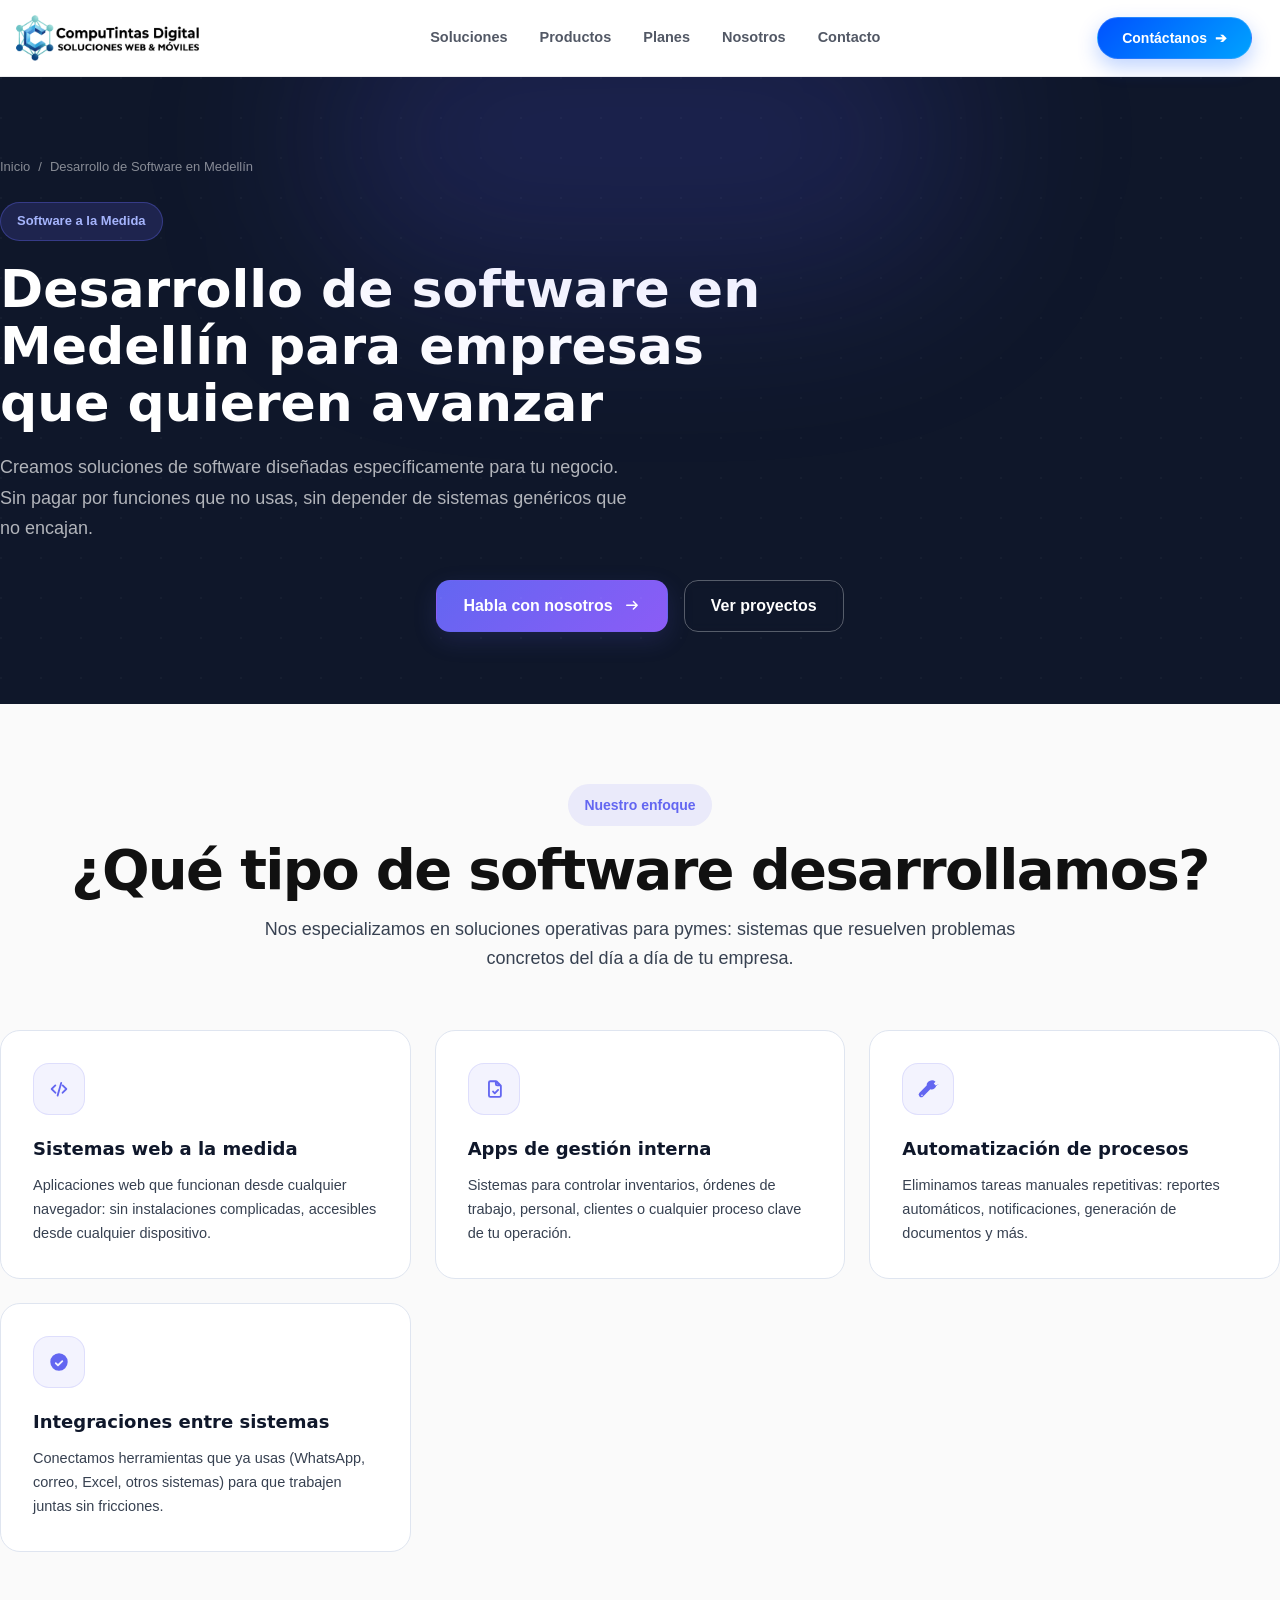
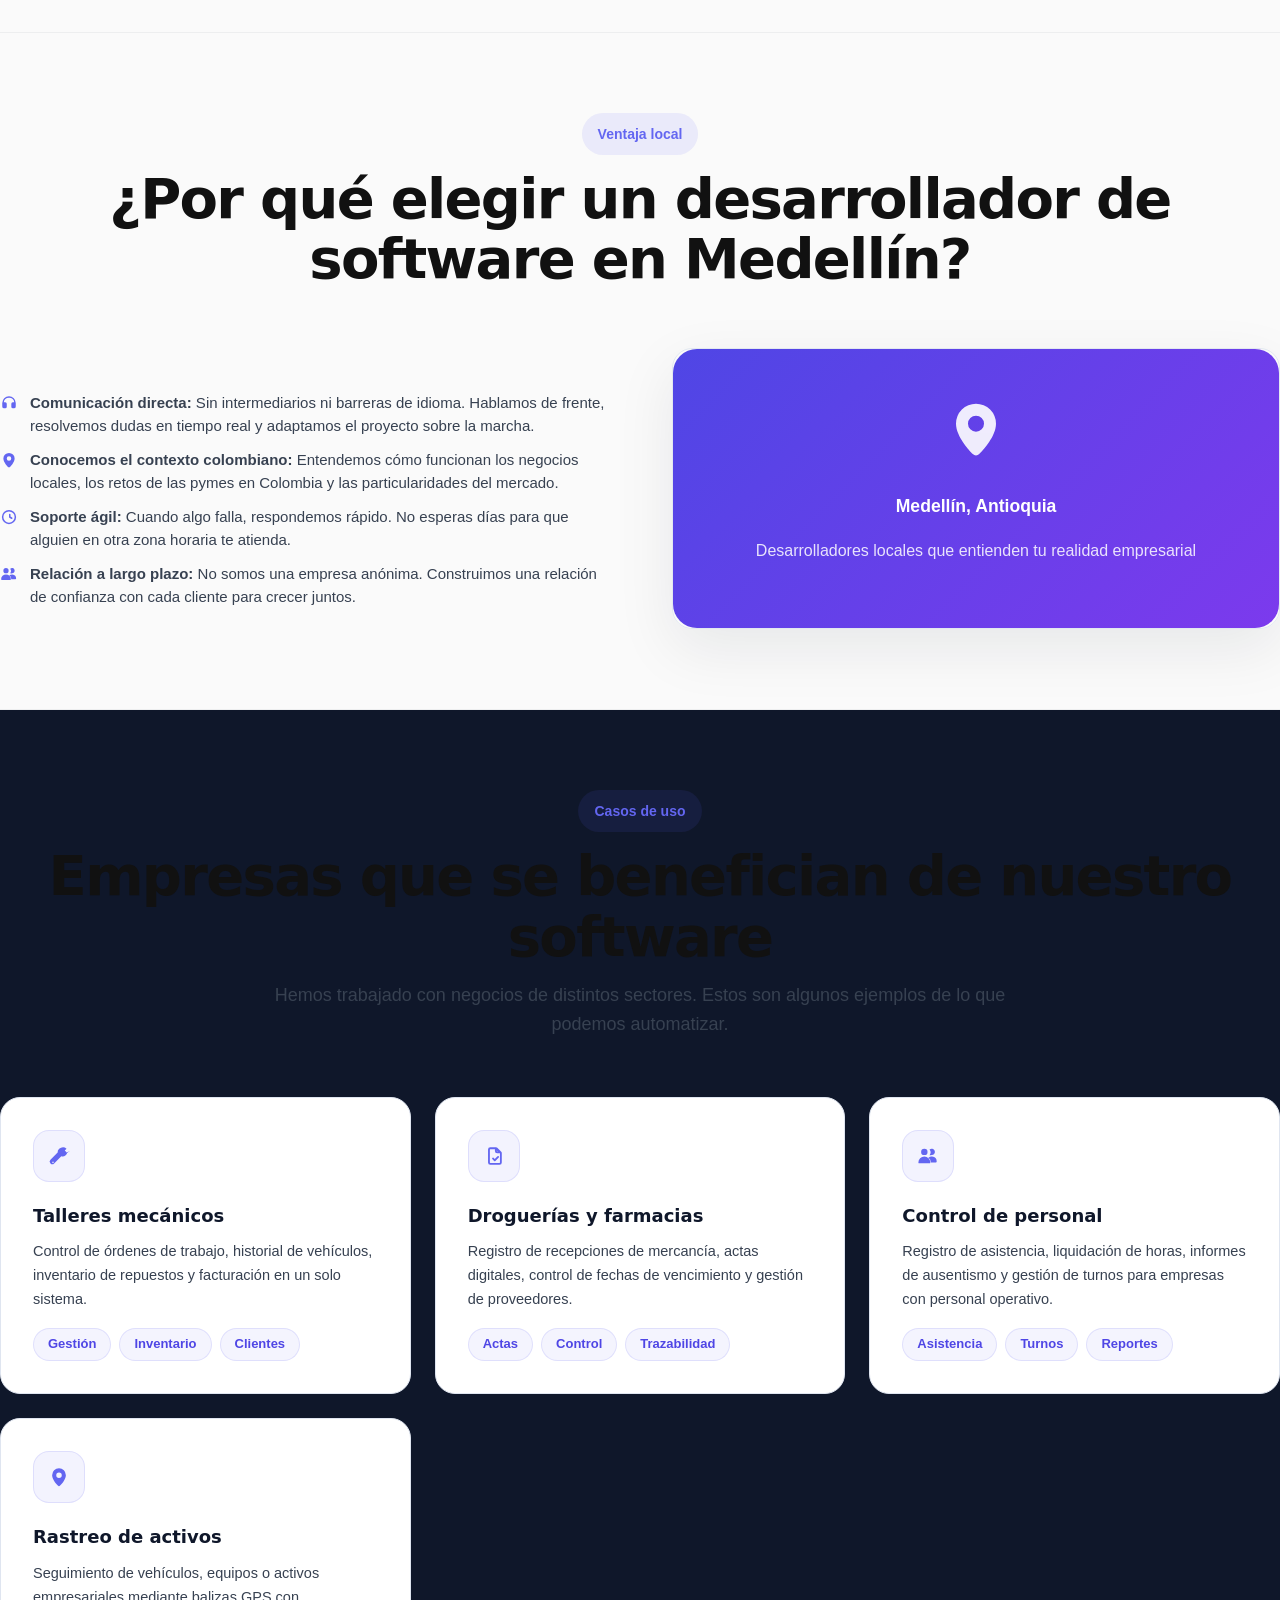
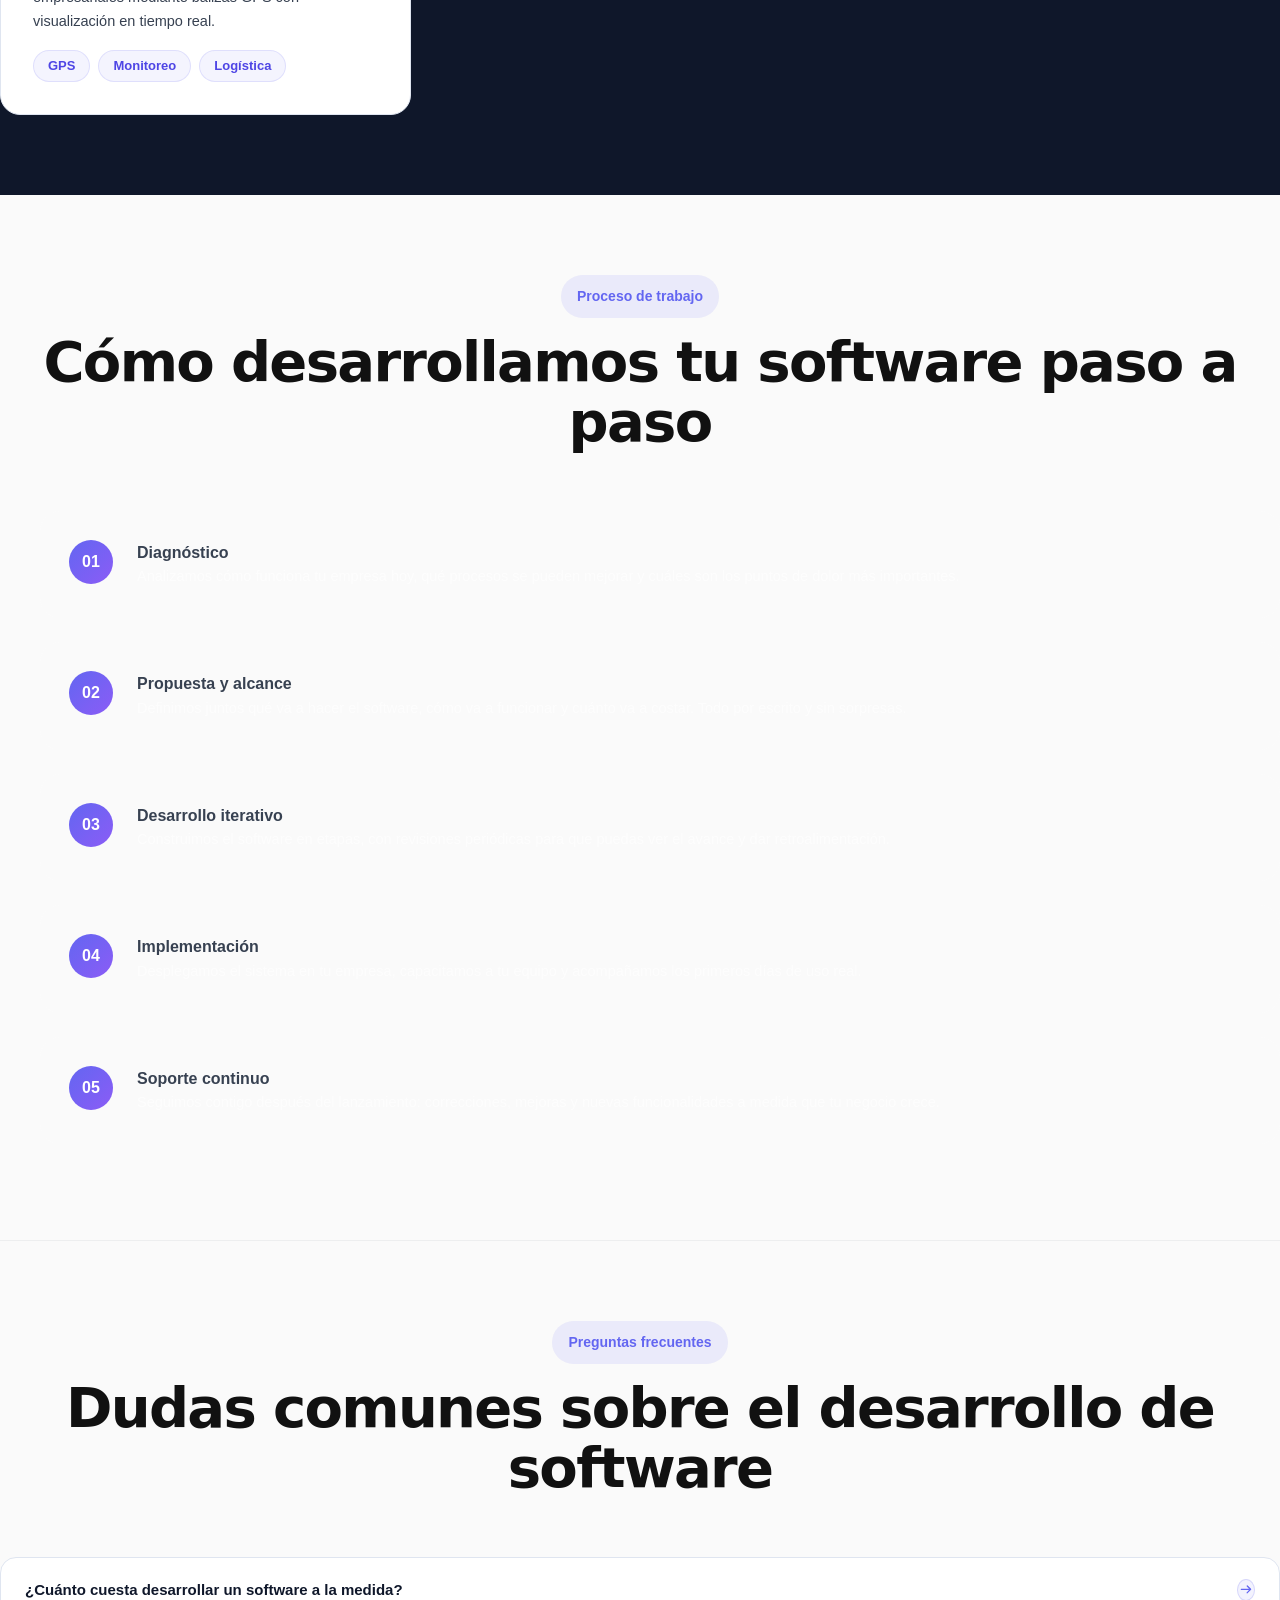
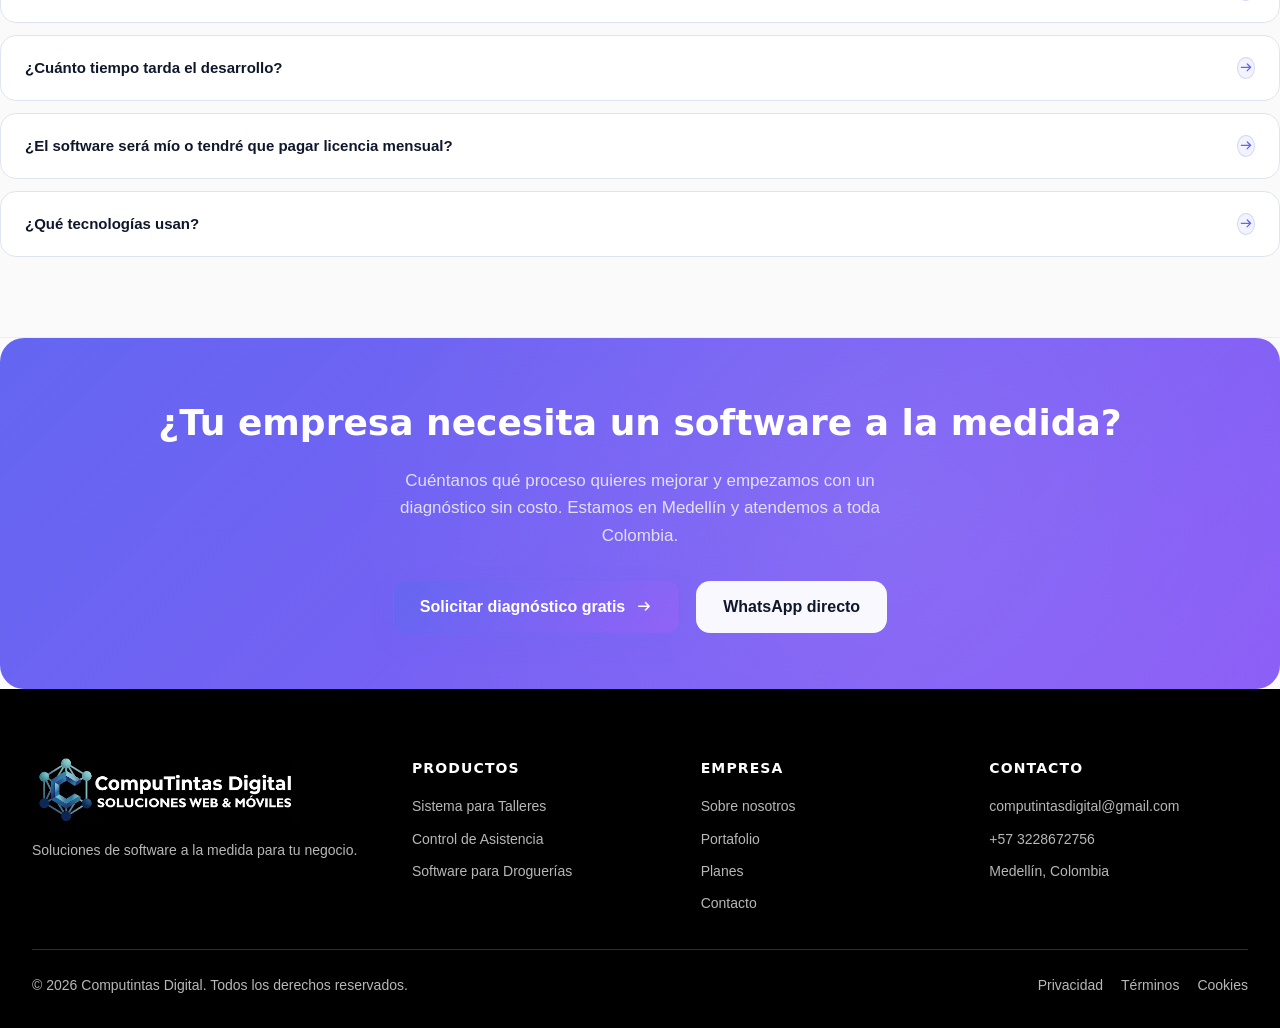
<file: desarrollo-software-medellin/index.html>
<!DOCTYPE html>
<html lang="es">
<head>
  <meta charset="UTF-8" />
  <meta name="viewport" content="width=device-width, initial-scale=1.0" />
  <title>Desarrollo de Software en Medellín | Computintas Digital</title>
  <meta name="description" content="Desarrollamos software a la medida en Medellín para empresas que necesitan automatizar y digitalizar sus procesos. Soluciones reales sin complicaciones." />
  <link rel="canonical" href="https://computintasdigital.com/desarrollo-software-medellin/" />
  <link rel="icon" type="image/png" href="/favicon.png" />
  <link rel="stylesheet" href="/assets/css/styles.css?v=191" />
  <link rel="stylesheet" href="/assets/css/page-styles.css?v=1" />
</head>
<body>

  <div id="site-header-placeholder"></div>

  <main>

    <!-- HERO -->
    <section class="page-hero">
      <div class="page-breadcrumb">
        <a href="/">Inicio</a> / <span>Desarrollo de Software en Medellín</span>
      </div>
      <span class="page-hero-badge badge badge-primary">Software a la Medida</span>
      <h1>Desarrollo de software en Medellín para empresas que quieren avanzar</h1>
      <p>Creamos soluciones de software diseñadas específicamente para tu negocio. Sin pagar por funciones que no usas, sin depender de sistemas genéricos que no encajan.</p>
      <div style="display:flex;gap:1rem;flex-wrap:wrap;justify-content:center;margin-top:1.5rem;">
        <a href="/contacto/" class="btn btn-primary">
          Habla con nosotros
          <svg class="icon"><use href="#i-arrow-right"></use></svg>
        </a>
        <a href="/portafolio/" class="btn btn-outline">Ver proyectos</a>
      </div>
    </section>

    <!-- QUÉ DESARROLLAMOS -->
    <section class="page-section">
      <div class="section-header">
        <span class="badge badge-primary">Nuestro enfoque</span>
        <h2>¿Qué tipo de software desarrollamos?</h2>
        <p>Nos especializamos en soluciones operativas para pymes: sistemas que resuelven problemas concretos del día a día de tu empresa.</p>
      </div>
      <div class="feature-grid">
        <div class="feature-card reveal-on-scroll">
          <div class="feature-icon">
            <svg class="icon icon-lg"><use href="#i-code"></use></svg>
          </div>
          <h3>Sistemas web a la medida</h3>
          <p>Aplicaciones web que funcionan desde cualquier navegador: sin instalaciones complicadas, accesibles desde cualquier dispositivo.</p>
        </div>
        <div class="feature-card reveal-on-scroll">
          <div class="feature-icon">
            <svg class="icon icon-lg"><use href="#i-file"></use></svg>
          </div>
          <h3>Apps de gestión interna</h3>
          <p>Sistemas para controlar inventarios, órdenes de trabajo, personal, clientes o cualquier proceso clave de tu operación.</p>
        </div>
        <div class="feature-card reveal-on-scroll">
          <div class="feature-icon">
            <svg class="icon icon-lg"><use href="#i-wrench"></use></svg>
          </div>
          <h3>Automatización de procesos</h3>
          <p>Eliminamos tareas manuales repetitivas: reportes automáticos, notificaciones, generación de documentos y más.</p>
        </div>
        <div class="feature-card reveal-on-scroll">
          <div class="feature-icon">
            <svg class="icon icon-lg"><use href="#i-check-circle"></use></svg>
          </div>
          <h3>Integraciones entre sistemas</h3>
          <p>Conectamos herramientas que ya usas (WhatsApp, correo, Excel, otros sistemas) para que trabajen juntas sin fricciones.</p>
        </div>
      </div>
    </section>

    <!-- POR QUÉ LOCAL -->
    <section class="page-section-alt">
      <div class="section-header">
        <span class="badge badge-primary">Ventaja local</span>
        <h2>¿Por qué elegir un desarrollador de software en Medellín?</h2>
      </div>
      <div class="two-col">
        <div class="two-col-text">
          <ul class="benefit-list">
            <li>
              <svg class="icon"><use href="#i-headphones"></use></svg>
              <span><strong>Comunicación directa:</strong> Sin intermediarios ni barreras de idioma. Hablamos de frente, resolvemos dudas en tiempo real y adaptamos el proyecto sobre la marcha.</span>
            </li>
            <li>
              <svg class="icon"><use href="#i-map"></use></svg>
              <span><strong>Conocemos el contexto colombiano:</strong> Entendemos cómo funcionan los negocios locales, los retos de las pymes en Colombia y las particularidades del mercado.</span>
            </li>
            <li>
              <svg class="icon"><use href="#i-clock"></use></svg>
              <span><strong>Soporte ágil:</strong> Cuando algo falla, respondemos rápido. No esperas días para que alguien en otra zona horaria te atienda.</span>
            </li>
            <li>
              <svg class="icon"><use href="#i-users"></use></svg>
              <span><strong>Relación a largo plazo:</strong> No somos una empresa anónima. Construimos una relación de confianza con cada cliente para crecer juntos.</span>
            </li>
          </ul>
        </div>
        <div class="two-col-media reveal-on-scroll">
          <div style="background:linear-gradient(135deg,#4f46e5,#7c3aed);border-radius:1.5rem;padding:3rem 2rem;color:#fff;text-align:center;">
            <svg class="icon" style="width:4rem;height:4rem;opacity:.9;"><use href="#i-map"></use></svg>
            <p style="margin-top:1.5rem;font-size:1.1rem;font-weight:600;">Medellín, Antioquia</p>
            <p style="opacity:.85;margin-top:.5rem;">Desarrolladores locales que entienden tu realidad empresarial</p>
          </div>
        </div>
      </div>
    </section>

    <!-- CASOS DE USO -->
    <section class="page-section-dark">
      <div class="section-header">
        <span class="badge badge-primary">Casos de uso</span>
        <h2>Empresas que se benefician de nuestro software</h2>
        <p>Hemos trabajado con negocios de distintos sectores. Estos son algunos ejemplos de lo que podemos automatizar.</p>
      </div>
      <div class="feature-grid reveal-on-scroll">
        <div class="feature-card">
          <div class="feature-icon">
            <svg class="icon icon-lg"><use href="#i-wrench"></use></svg>
          </div>
          <h3>Talleres mecánicos</h3>
          <p>Control de órdenes de trabajo, historial de vehículos, inventario de repuestos y facturación en un solo sistema.</p>
          <div class="tag-list" style="margin-top:1rem;">
            <span class="tag">Gestión</span><span class="tag">Inventario</span><span class="tag">Clientes</span>
          </div>
        </div>
        <div class="feature-card">
          <div class="feature-icon">
            <svg class="icon icon-lg"><use href="#i-file"></use></svg>
          </div>
          <h3>Droguerías y farmacias</h3>
          <p>Registro de recepciones de mercancía, actas digitales, control de fechas de vencimiento y gestión de proveedores.</p>
          <div class="tag-list" style="margin-top:1rem;">
            <span class="tag">Actas</span><span class="tag">Control</span><span class="tag">Trazabilidad</span>
          </div>
        </div>
        <div class="feature-card">
          <div class="feature-icon">
            <svg class="icon icon-lg"><use href="#i-users"></use></svg>
          </div>
          <h3>Control de personal</h3>
          <p>Registro de asistencia, liquidación de horas, informes de ausentismo y gestión de turnos para empresas con personal operativo.</p>
          <div class="tag-list" style="margin-top:1rem;">
            <span class="tag">Asistencia</span><span class="tag">Turnos</span><span class="tag">Reportes</span>
          </div>
        </div>
        <div class="feature-card">
          <div class="feature-icon">
            <svg class="icon icon-lg"><use href="#i-map"></use></svg>
          </div>
          <h3>Rastreo de activos</h3>
          <p>Seguimiento de vehículos, equipos o activos empresariales mediante balizas GPS con visualización en tiempo real.</p>
          <div class="tag-list" style="margin-top:1rem;">
            <span class="tag">GPS</span><span class="tag">Monitoreo</span><span class="tag">Logística</span>
          </div>
        </div>
      </div>
    </section>

    <!-- PROCESO -->
    <section class="page-section">
      <div class="section-header">
        <span class="badge badge-primary">Proceso de trabajo</span>
        <h2>Cómo desarrollamos tu software paso a paso</h2>
      </div>
      <ol class="steps-list reveal-on-scroll">
        <li class="step-item">
          <span class="step-number">01</span>
          <div class="step-content">
            <strong>Diagnóstico</strong>
            <p>Analizamos cómo funciona tu empresa hoy, qué procesos se pueden mejorar y cuáles son los puntos de dolor más importantes.</p>
          </div>
        </li>
        <li class="step-item">
          <span class="step-number">02</span>
          <div class="step-content">
            <strong>Propuesta y alcance</strong>
            <p>Definimos juntos qué va a hacer el software, cómo va a funcionar y cuánto va a costar. Todo por escrito y sin sorpresas.</p>
          </div>
        </li>
        <li class="step-item">
          <span class="step-number">03</span>
          <div class="step-content">
            <strong>Desarrollo iterativo</strong>
            <p>Construimos el software en etapas, con revisiones periódicas para que puedas ver el avance y dar retroalimentación.</p>
          </div>
        </li>
        <li class="step-item">
          <span class="step-number">04</span>
          <div class="step-content">
            <strong>Implementación</strong>
            <p>Desplegamos el sistema en tu empresa, capacitamos a tu equipo y acompañamos los primeros días de uso real.</p>
          </div>
        </li>
        <li class="step-item">
          <span class="step-number">05</span>
          <div class="step-content">
            <strong>Soporte continuo</strong>
            <p>Seguimos contigo después del lanzamiento: correcciones, mejoras y nuevas funcionalidades a medida que tu negocio crece.</p>
          </div>
        </li>
      </ol>
    </section>

    <!-- FAQ -->
    <section class="page-section-alt">
      <div class="section-header">
        <span class="badge badge-primary">Preguntas frecuentes</span>
        <h2>Dudas comunes sobre el desarrollo de software</h2>
      </div>
      <div class="faq-list">
        <div class="faq-item">
          <button class="faq-question" aria-expanded="false">
            <span>¿Cuánto cuesta desarrollar un software a la medida?</span>
            <svg class="icon faq-icon"><use href="#i-arrow-right"></use></svg>
          </button>
          <div class="faq-answer">
            <div class="faq-answer-inner">
              <p>El costo depende de la complejidad y el alcance del proyecto. Trabajamos con presupuestos de distintos tamaños. Lo primero es una reunión de diagnóstico sin costo donde entendemos qué necesitas y te damos una propuesta concreta.</p>
            </div>
          </div>
        </div>
        <div class="faq-item">
          <button class="faq-question" aria-expanded="false">
            <span>¿Cuánto tiempo tarda el desarrollo?</span>
            <svg class="icon faq-icon"><use href="#i-arrow-right"></use></svg>
          </button>
          <div class="faq-answer">
            <div class="faq-answer-inner">
              <p>Un sistema básico puede estar listo en 4 a 8 semanas. Proyectos más complejos pueden tomar más tiempo. Siempre te damos un cronograma claro desde el inicio.</p>
            </div>
          </div>
        </div>
        <div class="faq-item">
          <button class="faq-question" aria-expanded="false">
            <span>¿El software será mío o tendré que pagar licencia mensual?</span>
            <svg class="icon faq-icon"><use href="#i-arrow-right"></use></svg>
          </button>
          <div class="faq-answer">
            <div class="faq-answer-inner">
              <p>El software que desarrollamos es tuyo. No cobramos licencias por usar lo que construimos para ti. Los únicos costos recurrentes serían el hosting y el soporte si decides contratarlo.</p>
            </div>
          </div>
        </div>
        <div class="faq-item">
          <button class="faq-question" aria-expanded="false">
            <span>¿Qué tecnologías usan?</span>
            <svg class="icon faq-icon"><use href="#i-arrow-right"></use></svg>
          </button>
          <div class="faq-answer">
            <div class="faq-answer-inner">
              <p>Usamos tecnologías web modernas y estables: Python, JavaScript, bases de datos relacionales, y APIs REST. Elegimos la tecnología que mejor se adapta a cada proyecto, no la que está de moda.</p>
            </div>
          </div>
        </div>
      </div>
    </section>

    <!-- CTA FINAL -->
    <section class="cta-banner">
      <h2>¿Tu empresa necesita un software a la medida?</h2>
      <p>Cuéntanos qué proceso quieres mejorar y empezamos con un diagnóstico sin costo. Estamos en Medellín y atendemos a toda Colombia.</p>
      <div class="cta-banner-actions">
        <a href="/contacto/" class="btn btn-primary">
          Solicitar diagnóstico gratis
          <svg class="icon"><use href="#i-arrow-right"></use></svg>
        </a>
        <a href="https://wa.me/573228672756" target="_blank" rel="noopener noreferrer" class="btn btn-light">
          WhatsApp directo
        </a>
      </div>
    </section>

  </main>

  <div id="site-footer-placeholder"></div>

  <script src="/assets/js/components.js"></script>
  <script src="/assets/js/page-faq.js"></script>
</body>
</html>
</file>
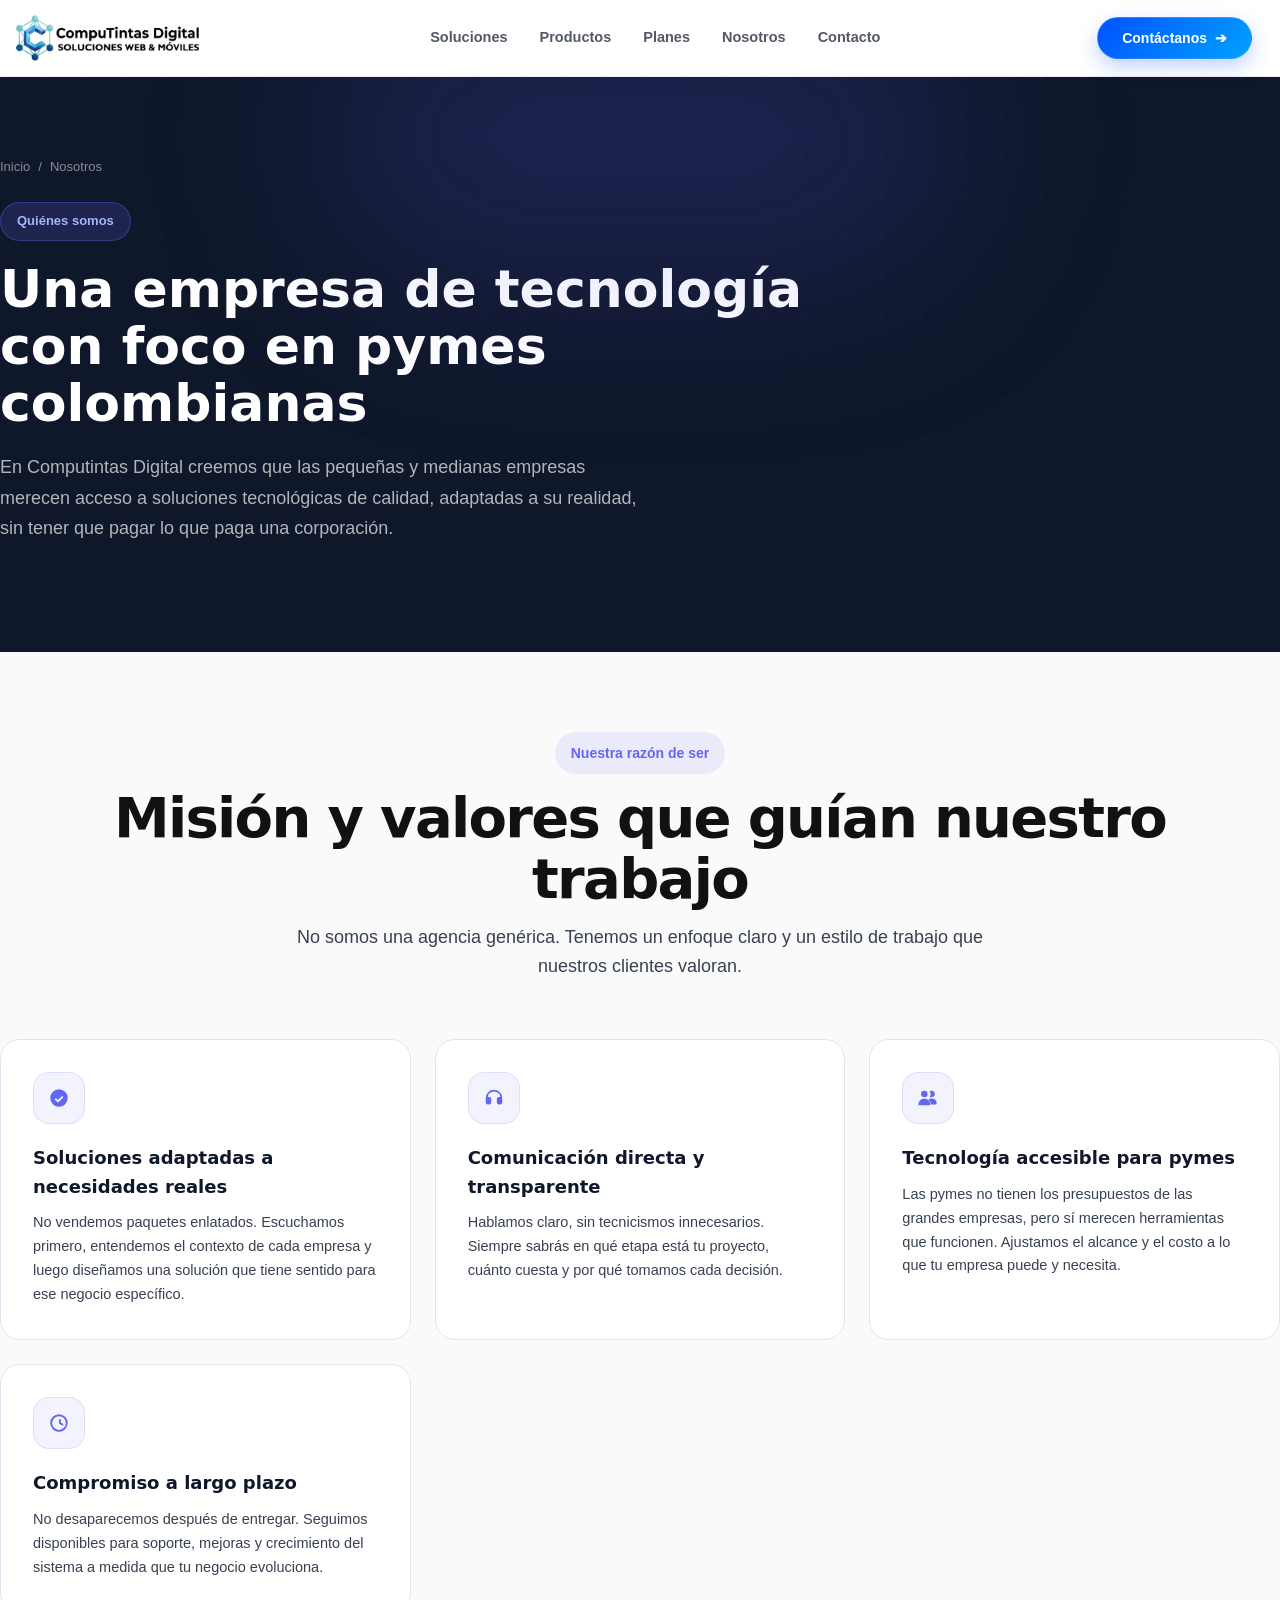
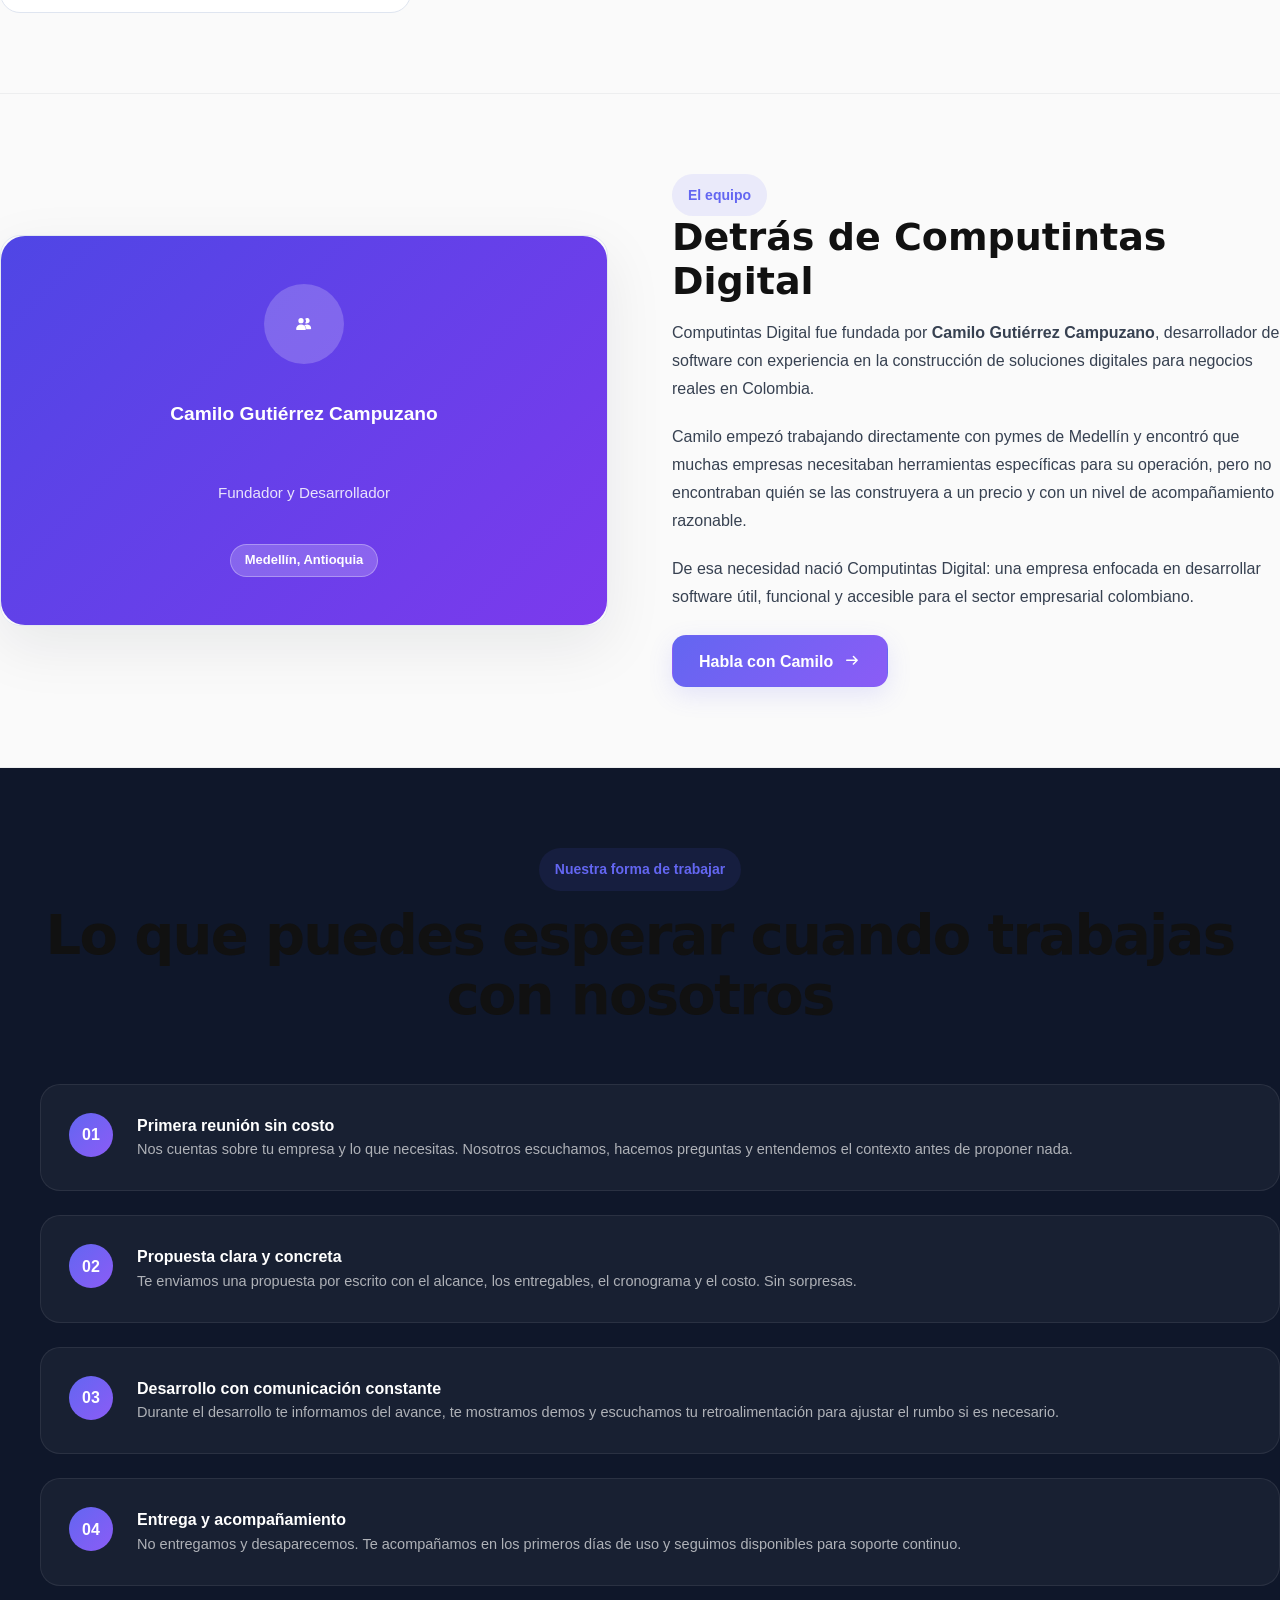
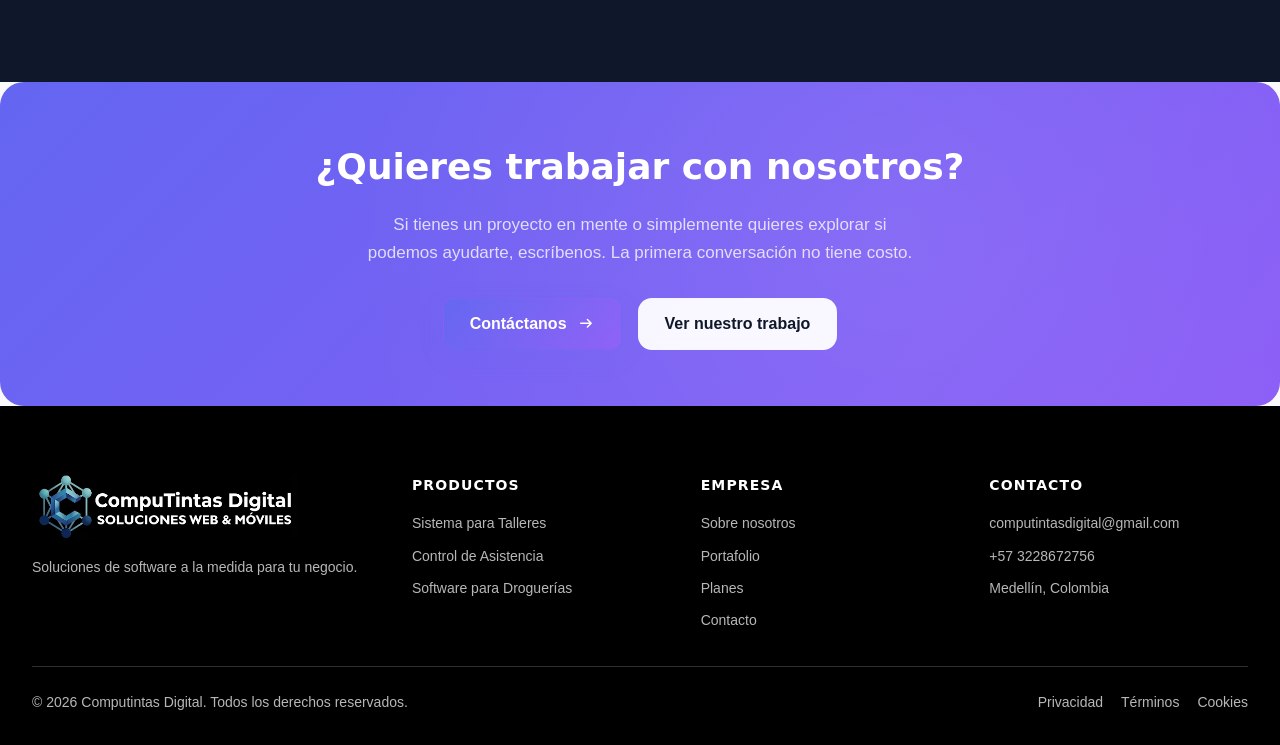
<file: nosotros/index.html>
<!DOCTYPE html>
<html lang="es">
<head>
  <meta charset="UTF-8" />
  <meta name="viewport" content="width=device-width, initial-scale=1.0" />
  <title>Sobre Nosotros | Computintas Digital</title>
  <meta name="description" content="Conoce a Computintas Digital: quiénes somos, qué hacemos y por qué nos especializamos en soluciones digitales para pequeñas y medianas empresas en Colombia." />
  <link rel="canonical" href="https://computintasdigital.com/nosotros/" />
  <link rel="icon" type="image/png" href="/favicon.png" />
  <link rel="stylesheet" href="/assets/css/styles.css?v=191" />
  <link rel="stylesheet" href="/assets/css/page-styles.css?v=1" />
</head>
<body>

  <div id="site-header-placeholder"></div>

  <main>

    <!-- HERO -->
    <section class="page-hero">
      <div class="page-breadcrumb">
        <a href="/">Inicio</a> / <span>Nosotros</span>
      </div>
      <span class="page-hero-badge badge badge-primary">Quiénes somos</span>
      <h1>Una empresa de tecnología con foco en pymes colombianas</h1>
      <p>En Computintas Digital creemos que las pequeñas y medianas empresas merecen acceso a soluciones tecnológicas de calidad, adaptadas a su realidad, sin tener que pagar lo que paga una corporación.</p>
    </section>

    <!-- MISIÓN Y VALORES -->
    <section class="page-section">
      <div class="section-header">
        <span class="badge badge-primary">Nuestra razón de ser</span>
        <h2>Misión y valores que guían nuestro trabajo</h2>
        <p>No somos una agencia genérica. Tenemos un enfoque claro y un estilo de trabajo que nuestros clientes valoran.</p>
      </div>
      <div class="feature-grid">
        <div class="feature-card reveal-on-scroll">
          <div class="feature-icon">
            <svg class="icon icon-lg"><use href="#i-check-circle"></use></svg>
          </div>
          <h3>Soluciones adaptadas a necesidades reales</h3>
          <p>No vendemos paquetes enlatados. Escuchamos primero, entendemos el contexto de cada empresa y luego diseñamos una solución que tiene sentido para ese negocio específico.</p>
        </div>
        <div class="feature-card reveal-on-scroll">
          <div class="feature-icon">
            <svg class="icon icon-lg"><use href="#i-headphones"></use></svg>
          </div>
          <h3>Comunicación directa y transparente</h3>
          <p>Hablamos claro, sin tecnicismos innecesarios. Siempre sabrás en qué etapa está tu proyecto, cuánto cuesta y por qué tomamos cada decisión.</p>
        </div>
        <div class="feature-card reveal-on-scroll">
          <div class="feature-icon">
            <svg class="icon icon-lg"><use href="#i-users"></use></svg>
          </div>
          <h3>Tecnología accesible para pymes</h3>
          <p>Las pymes no tienen los presupuestos de las grandes empresas, pero sí merecen herramientas que funcionen. Ajustamos el alcance y el costo a lo que tu empresa puede y necesita.</p>
        </div>
        <div class="feature-card reveal-on-scroll">
          <div class="feature-icon">
            <svg class="icon icon-lg"><use href="#i-clock"></use></svg>
          </div>
          <h3>Compromiso a largo plazo</h3>
          <p>No desaparecemos después de entregar. Seguimos disponibles para soporte, mejoras y crecimiento del sistema a medida que tu negocio evoluciona.</p>
        </div>
      </div>
    </section>

    <!-- PERFIL DEL FUNDADOR -->
    <section class="page-section-alt">
      <div class="two-col">
        <div class="two-col-media reveal-on-scroll">
          <div style="background:linear-gradient(135deg,#4f46e5,#7c3aed);border-radius:1.5rem;padding:3rem 2rem;color:#fff;text-align:center;min-height:280px;display:flex;flex-direction:column;align-items:center;justify-content:center;gap:1rem;">
            <div style="width:80px;height:80px;border-radius:50%;background:rgba(255,255,255,.2);display:flex;align-items:center;justify-content:center;">
              <svg class="icon" style="width:2.5rem;height:2.5rem;"><use href="#i-users"></use></svg>
            </div>
            <p style="font-size:1.2rem;font-weight:700;">Camilo Gutiérrez Campuzano</p>
            <p style="opacity:.85;font-size:.95rem;">Fundador y Desarrollador</p>
            <div class="tag-list" style="margin-top:.5rem;justify-content:center;">
              <span class="tag" style="background:rgba(255,255,255,.2);color:#fff;border-color:rgba(255,255,255,.3);">Medellín, Antioquia</span>
            </div>
          </div>
        </div>
        <div class="two-col-text">
          <span class="badge badge-primary">El equipo</span>
          <h2>Detrás de Computintas Digital</h2>
          <p>Computintas Digital fue fundada por <strong>Camilo Gutiérrez Campuzano</strong>, desarrollador de software con experiencia en la construcción de soluciones digitales para negocios reales en Colombia.</p>
          <p style="margin-top:1rem;">Camilo empezó trabajando directamente con pymes de Medellín y encontró que muchas empresas necesitaban herramientas específicas para su operación, pero no encontraban quién se las construyera a un precio y con un nivel de acompañamiento razonable.</p>
          <p style="margin-top:1rem;">De esa necesidad nació Computintas Digital: una empresa enfocada en desarrollar software útil, funcional y accesible para el sector empresarial colombiano.</p>
          <div style="margin-top:1.5rem;">
            <a href="https://wa.me/573228672756" target="_blank" rel="noopener noreferrer" class="btn btn-primary">
              Habla con Camilo
              <svg class="icon"><use href="#i-arrow-right"></use></svg>
            </a>
          </div>
        </div>
      </div>
    </section>

    <!-- CÓMO TRABAJAMOS -->
    <section class="page-section-dark">
      <div class="section-header">
        <span class="badge badge-primary">Nuestra forma de trabajar</span>
        <h2>Lo que puedes esperar cuando trabajas con nosotros</h2>
      </div>
      <ol class="steps-list reveal-on-scroll">
        <li class="step-item">
          <span class="step-number">01</span>
          <div class="step-content">
            <strong>Primera reunión sin costo</strong>
            <p>Nos cuentas sobre tu empresa y lo que necesitas. Nosotros escuchamos, hacemos preguntas y entendemos el contexto antes de proponer nada.</p>
          </div>
        </li>
        <li class="step-item">
          <span class="step-number">02</span>
          <div class="step-content">
            <strong>Propuesta clara y concreta</strong>
            <p>Te enviamos una propuesta por escrito con el alcance, los entregables, el cronograma y el costo. Sin sorpresas.</p>
          </div>
        </li>
        <li class="step-item">
          <span class="step-number">03</span>
          <div class="step-content">
            <strong>Desarrollo con comunicación constante</strong>
            <p>Durante el desarrollo te informamos del avance, te mostramos demos y escuchamos tu retroalimentación para ajustar el rumbo si es necesario.</p>
          </div>
        </li>
        <li class="step-item">
          <span class="step-number">04</span>
          <div class="step-content">
            <strong>Entrega y acompañamiento</strong>
            <p>No entregamos y desaparecemos. Te acompañamos en los primeros días de uso y seguimos disponibles para soporte continuo.</p>
          </div>
        </li>
      </ol>
    </section>

    <!-- CTA FINAL -->
    <section class="cta-banner">
      <h2>¿Quieres trabajar con nosotros?</h2>
      <p>Si tienes un proyecto en mente o simplemente quieres explorar si podemos ayudarte, escríbenos. La primera conversación no tiene costo.</p>
      <div class="cta-banner-actions">
        <a href="/contacto/" class="btn btn-primary">
          Contáctanos
          <svg class="icon"><use href="#i-arrow-right"></use></svg>
        </a>
        <a href="/portafolio/" class="btn btn-light">
          Ver nuestro trabajo
        </a>
      </div>
    </section>

  </main>

  <div id="site-footer-placeholder"></div>

  <script src="/assets/js/components.js"></script>
  <script src="/assets/js/page-faq.js"></script>
</body>
</html>
</file>
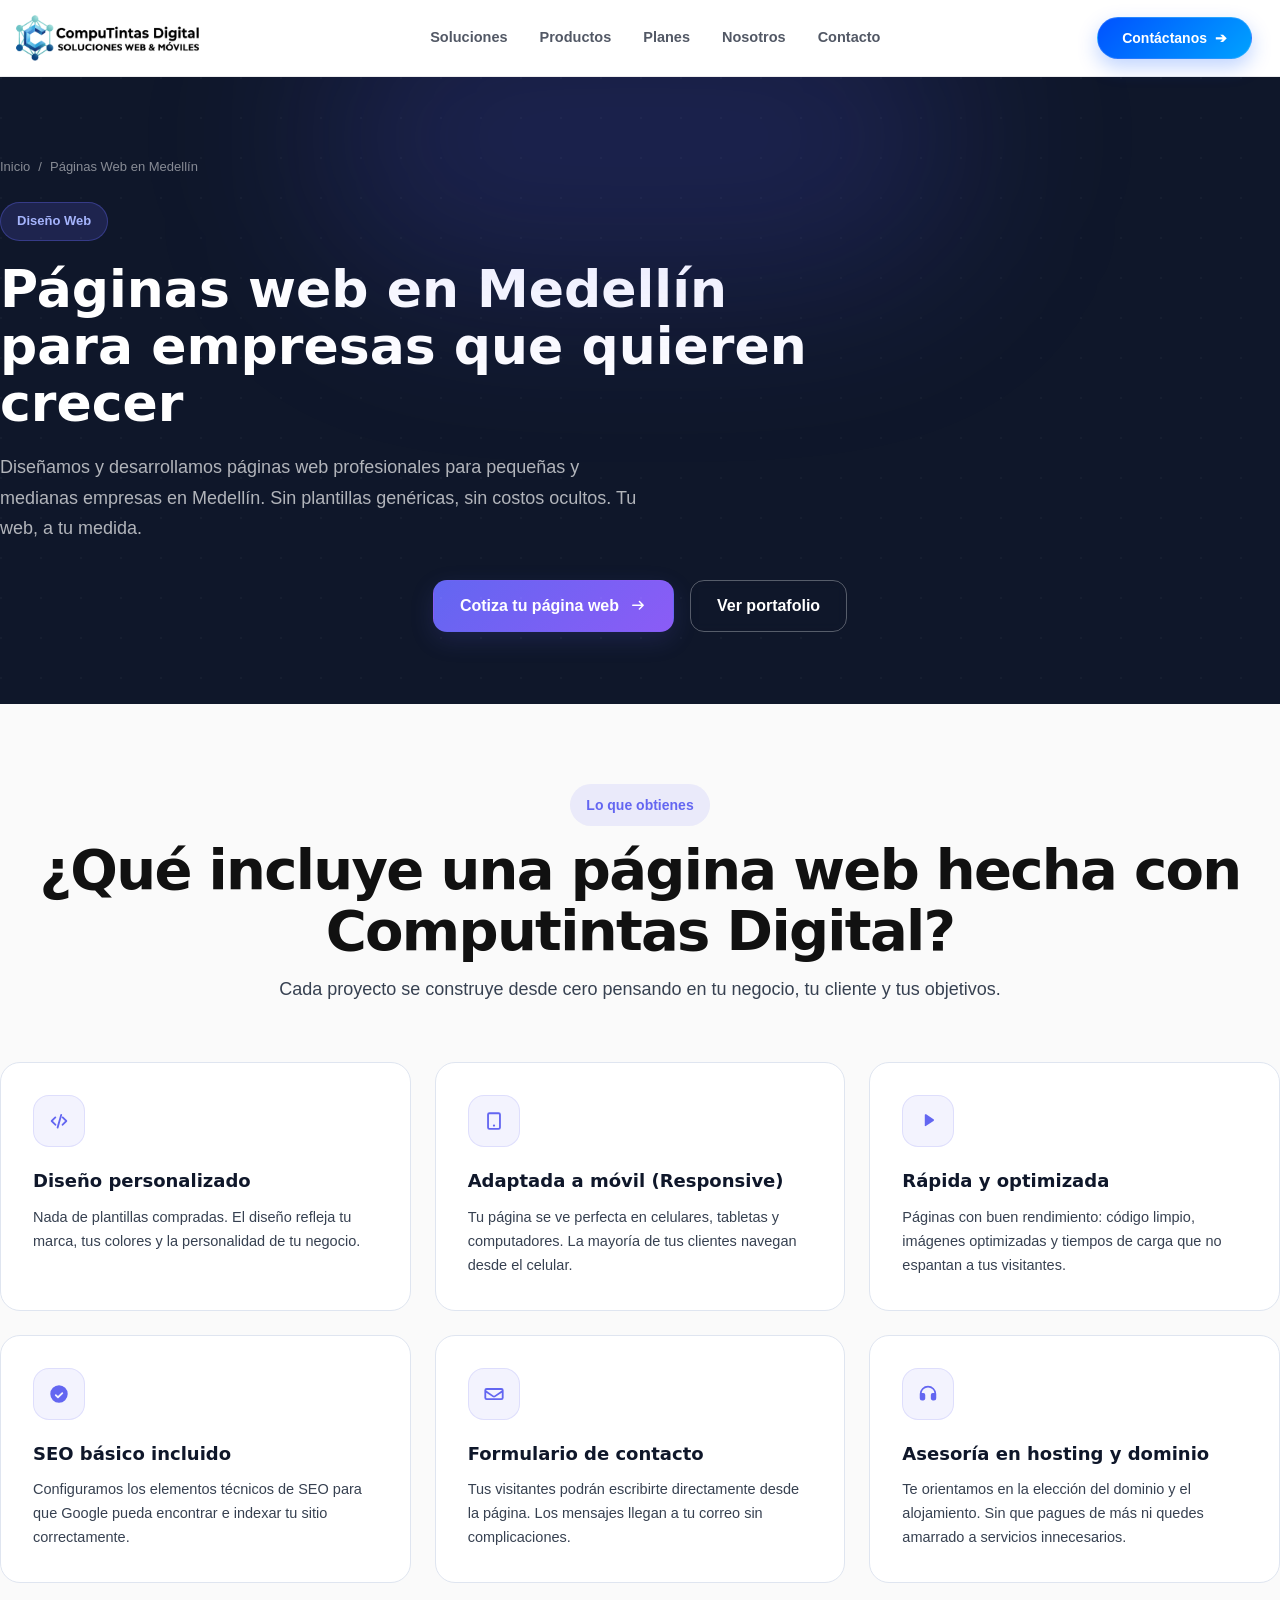
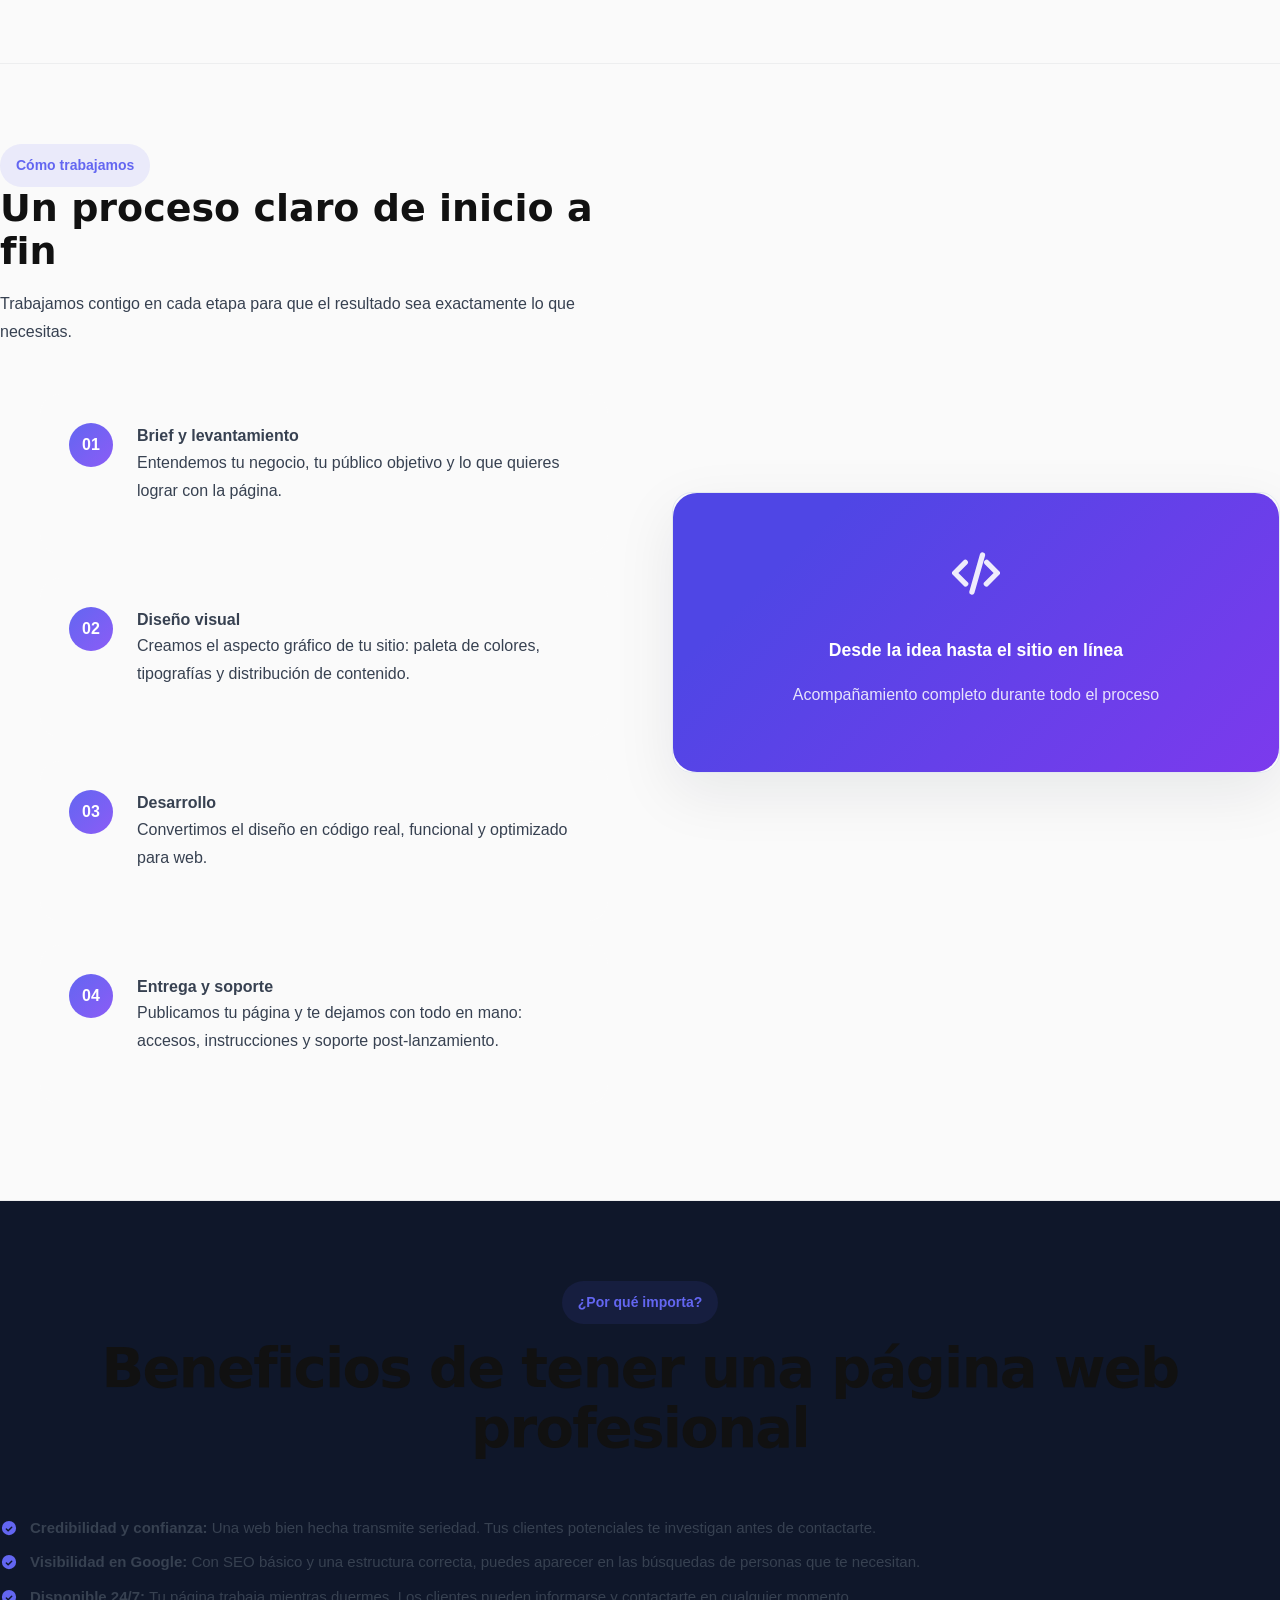
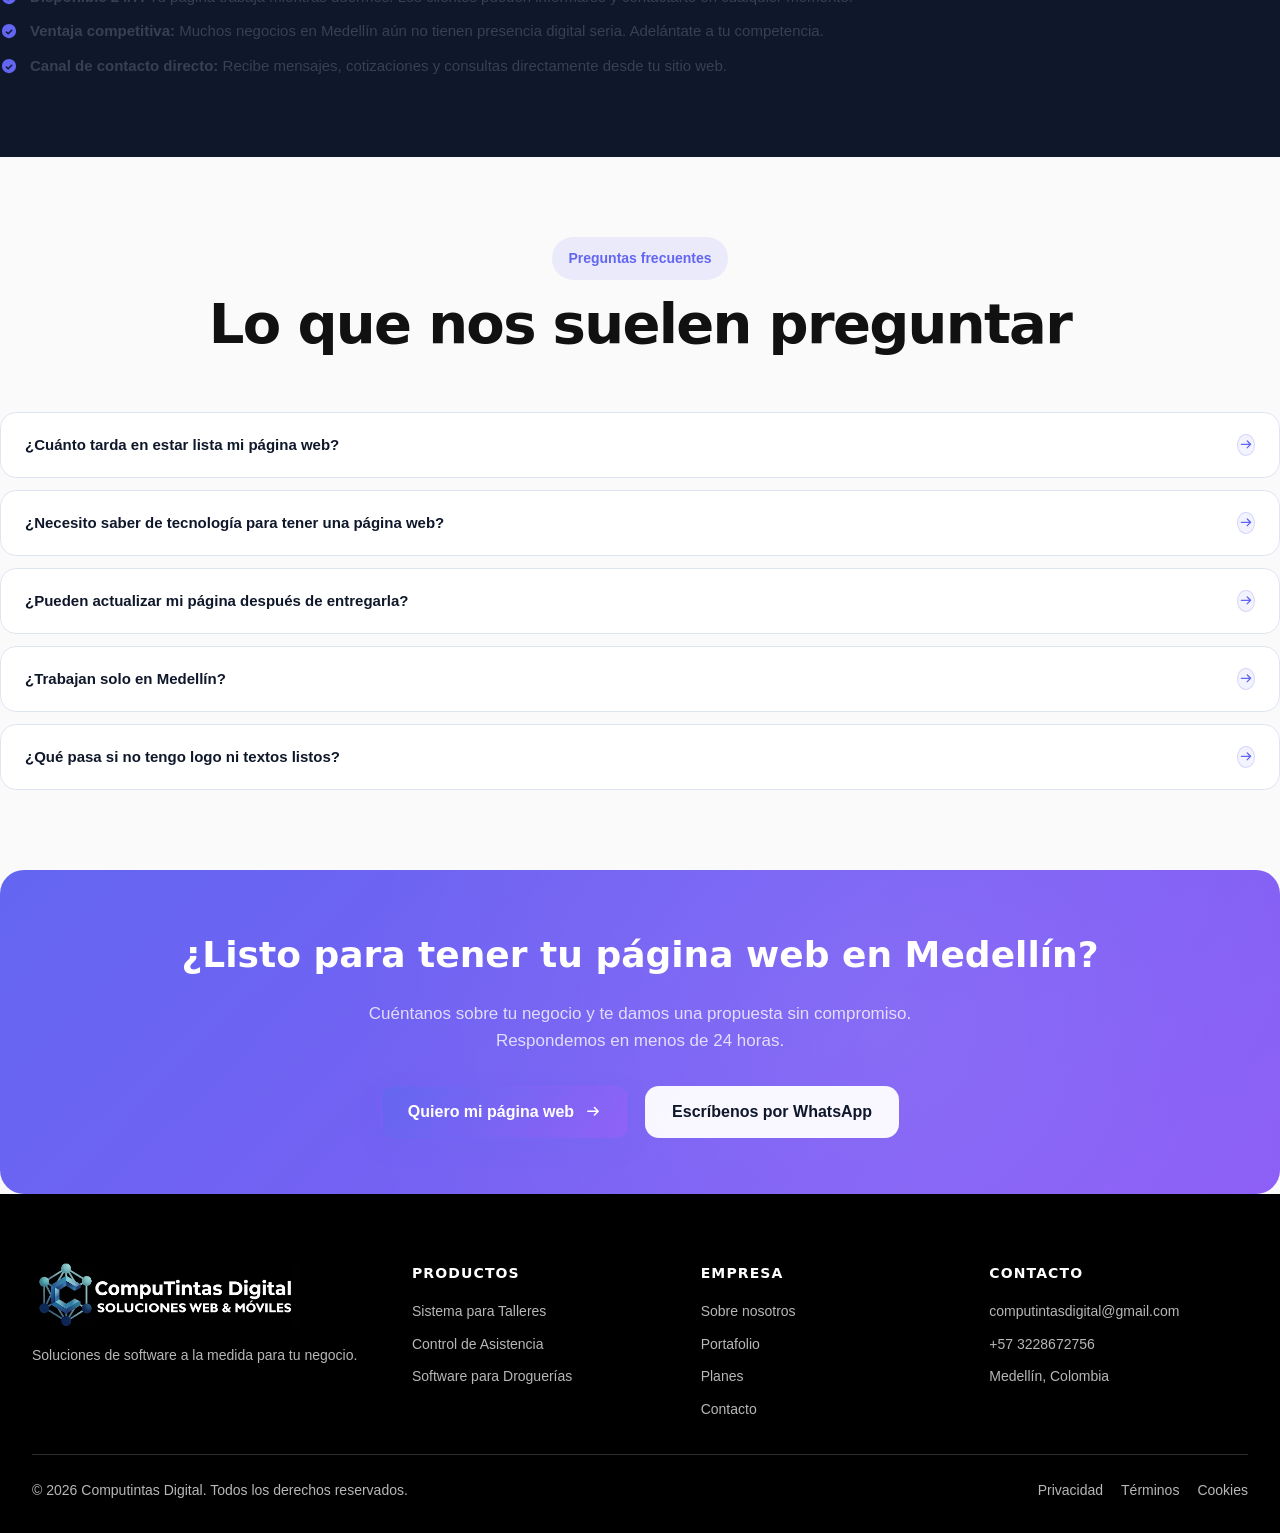
<file: paginas-web-medellin/index.html>
<!DOCTYPE html>
<html lang="es">
<head>
  <meta charset="UTF-8" />
  <meta name="viewport" content="width=device-width, initial-scale=1.0" />
  <title>Diseño de Páginas Web en Medellín | Computintas Digital</title>
  <meta name="description" content="Creamos páginas web profesionales en Medellín para pequeñas y medianas empresas. Diseño moderno, rápido y adaptado a tus necesidades. Sin plantillas genéricas." />
  <link rel="canonical" href="https://computintasdigital.com/paginas-web-medellin/" />
  <link rel="icon" type="image/png" href="/favicon.png" />
  <link rel="stylesheet" href="/assets/css/styles.css?v=191" />
  <link rel="stylesheet" href="/assets/css/page-styles.css?v=1" />
</head>
<body>

  <div id="site-header-placeholder"></div>

  <main>

    <!-- HERO -->
    <section class="page-hero">
      <div class="page-breadcrumb">
        <a href="/">Inicio</a> / <span>Páginas Web en Medellín</span>
      </div>
      <span class="page-hero-badge badge badge-primary">Diseño Web</span>
      <h1>Páginas web en Medellín para empresas que quieren crecer</h1>
      <p>Diseñamos y desarrollamos páginas web profesionales para pequeñas y medianas empresas en Medellín. Sin plantillas genéricas, sin costos ocultos. Tu web, a tu medida.</p>
      <div style="display:flex;gap:1rem;flex-wrap:wrap;justify-content:center;margin-top:1.5rem;">
        <a href="/contacto/" class="btn btn-primary">
          Cotiza tu página web
          <svg class="icon"><use href="#i-arrow-right"></use></svg>
        </a>
        <a href="/portafolio/" class="btn btn-outline">Ver portafolio</a>
      </div>
    </section>

    <!-- QUÉ INCLUYE -->
    <section class="page-section">
      <div class="section-header">
        <span class="badge badge-primary">Lo que obtienes</span>
        <h2>¿Qué incluye una página web hecha con Computintas Digital?</h2>
        <p>Cada proyecto se construye desde cero pensando en tu negocio, tu cliente y tus objetivos.</p>
      </div>
      <div class="feature-grid">
        <div class="feature-card reveal-on-scroll">
          <div class="feature-icon">
            <svg class="icon icon-lg"><use href="#i-code"></use></svg>
          </div>
          <h3>Diseño personalizado</h3>
          <p>Nada de plantillas compradas. El diseño refleja tu marca, tus colores y la personalidad de tu negocio.</p>
        </div>
        <div class="feature-card reveal-on-scroll">
          <div class="feature-icon">
            <svg class="icon icon-lg"><use href="#i-phone"></use></svg>
          </div>
          <h3>Adaptada a móvil (Responsive)</h3>
          <p>Tu página se ve perfecta en celulares, tabletas y computadores. La mayoría de tus clientes navegan desde el celular.</p>
        </div>
        <div class="feature-card reveal-on-scroll">
          <div class="feature-icon">
            <svg class="icon icon-lg"><use href="#i-play"></use></svg>
          </div>
          <h3>Rápida y optimizada</h3>
          <p>Páginas con buen rendimiento: código limpio, imágenes optimizadas y tiempos de carga que no espantan a tus visitantes.</p>
        </div>
        <div class="feature-card reveal-on-scroll">
          <div class="feature-icon">
            <svg class="icon icon-lg"><use href="#i-check-circle"></use></svg>
          </div>
          <h3>SEO básico incluido</h3>
          <p>Configuramos los elementos técnicos de SEO para que Google pueda encontrar e indexar tu sitio correctamente.</p>
        </div>
        <div class="feature-card reveal-on-scroll">
          <div class="feature-icon">
            <svg class="icon icon-lg"><use href="#i-mail"></use></svg>
          </div>
          <h3>Formulario de contacto</h3>
          <p>Tus visitantes podrán escribirte directamente desde la página. Los mensajes llegan a tu correo sin complicaciones.</p>
        </div>
        <div class="feature-card reveal-on-scroll">
          <div class="feature-icon">
            <svg class="icon icon-lg"><use href="#i-headphones"></use></svg>
          </div>
          <h3>Asesoría en hosting y dominio</h3>
          <p>Te orientamos en la elección del dominio y el alojamiento. Sin que pagues de más ni quedes amarrado a servicios innecesarios.</p>
        </div>
      </div>
    </section>

    <!-- PROCESO -->
    <section class="page-section-alt">
      <div class="two-col">
        <div class="two-col-text">
          <span class="badge badge-primary">Cómo trabajamos</span>
          <h2>Un proceso claro de inicio a fin</h2>
          <p>Trabajamos contigo en cada etapa para que el resultado sea exactamente lo que necesitas.</p>
          <ol class="steps-list">
            <li class="step-item">
              <span class="step-number">01</span>
              <div class="step-content">
                <strong>Brief y levantamiento</strong>
                <p>Entendemos tu negocio, tu público objetivo y lo que quieres lograr con la página.</p>
              </div>
            </li>
            <li class="step-item">
              <span class="step-number">02</span>
              <div class="step-content">
                <strong>Diseño visual</strong>
                <p>Creamos el aspecto gráfico de tu sitio: paleta de colores, tipografías y distribución de contenido.</p>
              </div>
            </li>
            <li class="step-item">
              <span class="step-number">03</span>
              <div class="step-content">
                <strong>Desarrollo</strong>
                <p>Convertimos el diseño en código real, funcional y optimizado para web.</p>
              </div>
            </li>
            <li class="step-item">
              <span class="step-number">04</span>
              <div class="step-content">
                <strong>Entrega y soporte</strong>
                <p>Publicamos tu página y te dejamos con todo en mano: accesos, instrucciones y soporte post-lanzamiento.</p>
              </div>
            </li>
          </ol>
        </div>
        <div class="two-col-media reveal-on-scroll">
          <div style="background:linear-gradient(135deg,var(--color-primary,#4f46e5)20%,#7c3aed);border-radius:1.5rem;padding:3rem 2rem;color:#fff;text-align:center;">
            <svg class="icon" style="width:4rem;height:4rem;opacity:.9;"><use href="#i-code"></use></svg>
            <p style="margin-top:1.5rem;font-size:1.1rem;font-weight:600;">Desde la idea hasta el sitio en línea</p>
            <p style="opacity:.85;margin-top:.5rem;">Acompañamiento completo durante todo el proceso</p>
          </div>
        </div>
      </div>
    </section>

    <!-- BENEFICIOS -->
    <section class="page-section-dark">
      <div class="section-header">
        <span class="badge badge-primary">¿Por qué importa?</span>
        <h2>Beneficios de tener una página web profesional</h2>
      </div>
      <ul class="benefit-list reveal-on-scroll">
        <li>
          <svg class="icon"><use href="#i-check-circle"></use></svg>
          <span><strong>Credibilidad y confianza:</strong> Una web bien hecha transmite seriedad. Tus clientes potenciales te investigan antes de contactarte.</span>
        </li>
        <li>
          <svg class="icon"><use href="#i-check-circle"></use></svg>
          <span><strong>Visibilidad en Google:</strong> Con SEO básico y una estructura correcta, puedes aparecer en las búsquedas de personas que te necesitan.</span>
        </li>
        <li>
          <svg class="icon"><use href="#i-check-circle"></use></svg>
          <span><strong>Disponible 24/7:</strong> Tu página trabaja mientras duermes. Los clientes pueden informarse y contactarte en cualquier momento.</span>
        </li>
        <li>
          <svg class="icon"><use href="#i-check-circle"></use></svg>
          <span><strong>Ventaja competitiva:</strong> Muchos negocios en Medellín aún no tienen presencia digital seria. Adelántate a tu competencia.</span>
        </li>
        <li>
          <svg class="icon"><use href="#i-check-circle"></use></svg>
          <span><strong>Canal de contacto directo:</strong> Recibe mensajes, cotizaciones y consultas directamente desde tu sitio web.</span>
        </li>
      </ul>
    </section>

    <!-- FAQ -->
    <section class="page-section">
      <div class="section-header">
        <span class="badge badge-primary">Preguntas frecuentes</span>
        <h2>Lo que nos suelen preguntar</h2>
      </div>
      <div class="faq-list">
        <div class="faq-item">
          <button class="faq-question" aria-expanded="false">
            <span>¿Cuánto tarda en estar lista mi página web?</span>
            <svg class="icon faq-icon"><use href="#i-arrow-right"></use></svg>
          </button>
          <div class="faq-answer">
            <div class="faq-answer-inner">
              <p>Depende de la complejidad. Una página corporativa estándar (5-8 secciones) puede estar lista en 2 a 3 semanas desde que tenemos toda la información. Proyectos más grandes pueden tomar más tiempo.</p>
            </div>
          </div>
        </div>
        <div class="faq-item">
          <button class="faq-question" aria-expanded="false">
            <span>¿Necesito saber de tecnología para tener una página web?</span>
            <svg class="icon faq-icon"><use href="#i-arrow-right"></use></svg>
          </button>
          <div class="faq-answer">
            <div class="faq-answer-inner">
              <p>No. Nos encargamos de todo el aspecto técnico. Tú solo necesitas tener claro qué quieres comunicar y nosotros lo hacemos realidad.</p>
            </div>
          </div>
        </div>
        <div class="faq-item">
          <button class="faq-question" aria-expanded="false">
            <span>¿Pueden actualizar mi página después de entregarla?</span>
            <svg class="icon faq-icon"><use href="#i-arrow-right"></use></svg>
          </button>
          <div class="faq-answer">
            <div class="faq-answer-inner">
              <p>Sí. Ofrecemos soporte y mantenimiento. Si necesitas agregar contenido, modificar secciones o actualizar información, podemos hacerlo.</p>
            </div>
          </div>
        </div>
        <div class="faq-item">
          <button class="faq-question" aria-expanded="false">
            <span>¿Trabajan solo en Medellín?</span>
            <svg class="icon faq-icon"><use href="#i-arrow-right"></use></svg>
          </button>
          <div class="faq-answer">
            <div class="faq-answer-inner">
              <p>Estamos en Medellín pero trabajamos con empresas de toda Colombia. La comunicación es por videollamada, WhatsApp y correo, así que la distancia no es un obstáculo.</p>
            </div>
          </div>
        </div>
        <div class="faq-item">
          <button class="faq-question" aria-expanded="false">
            <span>¿Qué pasa si no tengo logo ni textos listos?</span>
            <svg class="icon faq-icon"><use href="#i-arrow-right"></use></svg>
          </button>
          <div class="faq-answer">
            <div class="faq-answer-inner">
              <p>Lo trabajamos juntos. Podemos orientarte en la creación de textos y, si necesitas diseño de logo, lo coordinamos como parte del proyecto o te referimos con aliados de confianza.</p>
            </div>
          </div>
        </div>
      </div>
    </section>

    <!-- CTA FINAL -->
    <section class="cta-banner">
      <h2>¿Listo para tener tu página web en Medellín?</h2>
      <p>Cuéntanos sobre tu negocio y te damos una propuesta sin compromiso. Respondemos en menos de 24 horas.</p>
      <div class="cta-banner-actions">
        <a href="/contacto/" class="btn btn-primary">
          Quiero mi página web
          <svg class="icon"><use href="#i-arrow-right"></use></svg>
        </a>
        <a href="https://wa.me/573228672756" target="_blank" rel="noopener noreferrer" class="btn btn-light">
          Escríbenos por WhatsApp
        </a>
      </div>
    </section>

  </main>

  <div id="site-footer-placeholder"></div>

  <script src="/assets/js/components.js"></script>
  <script src="/assets/js/page-faq.js"></script>
</body>
</html>
</file>
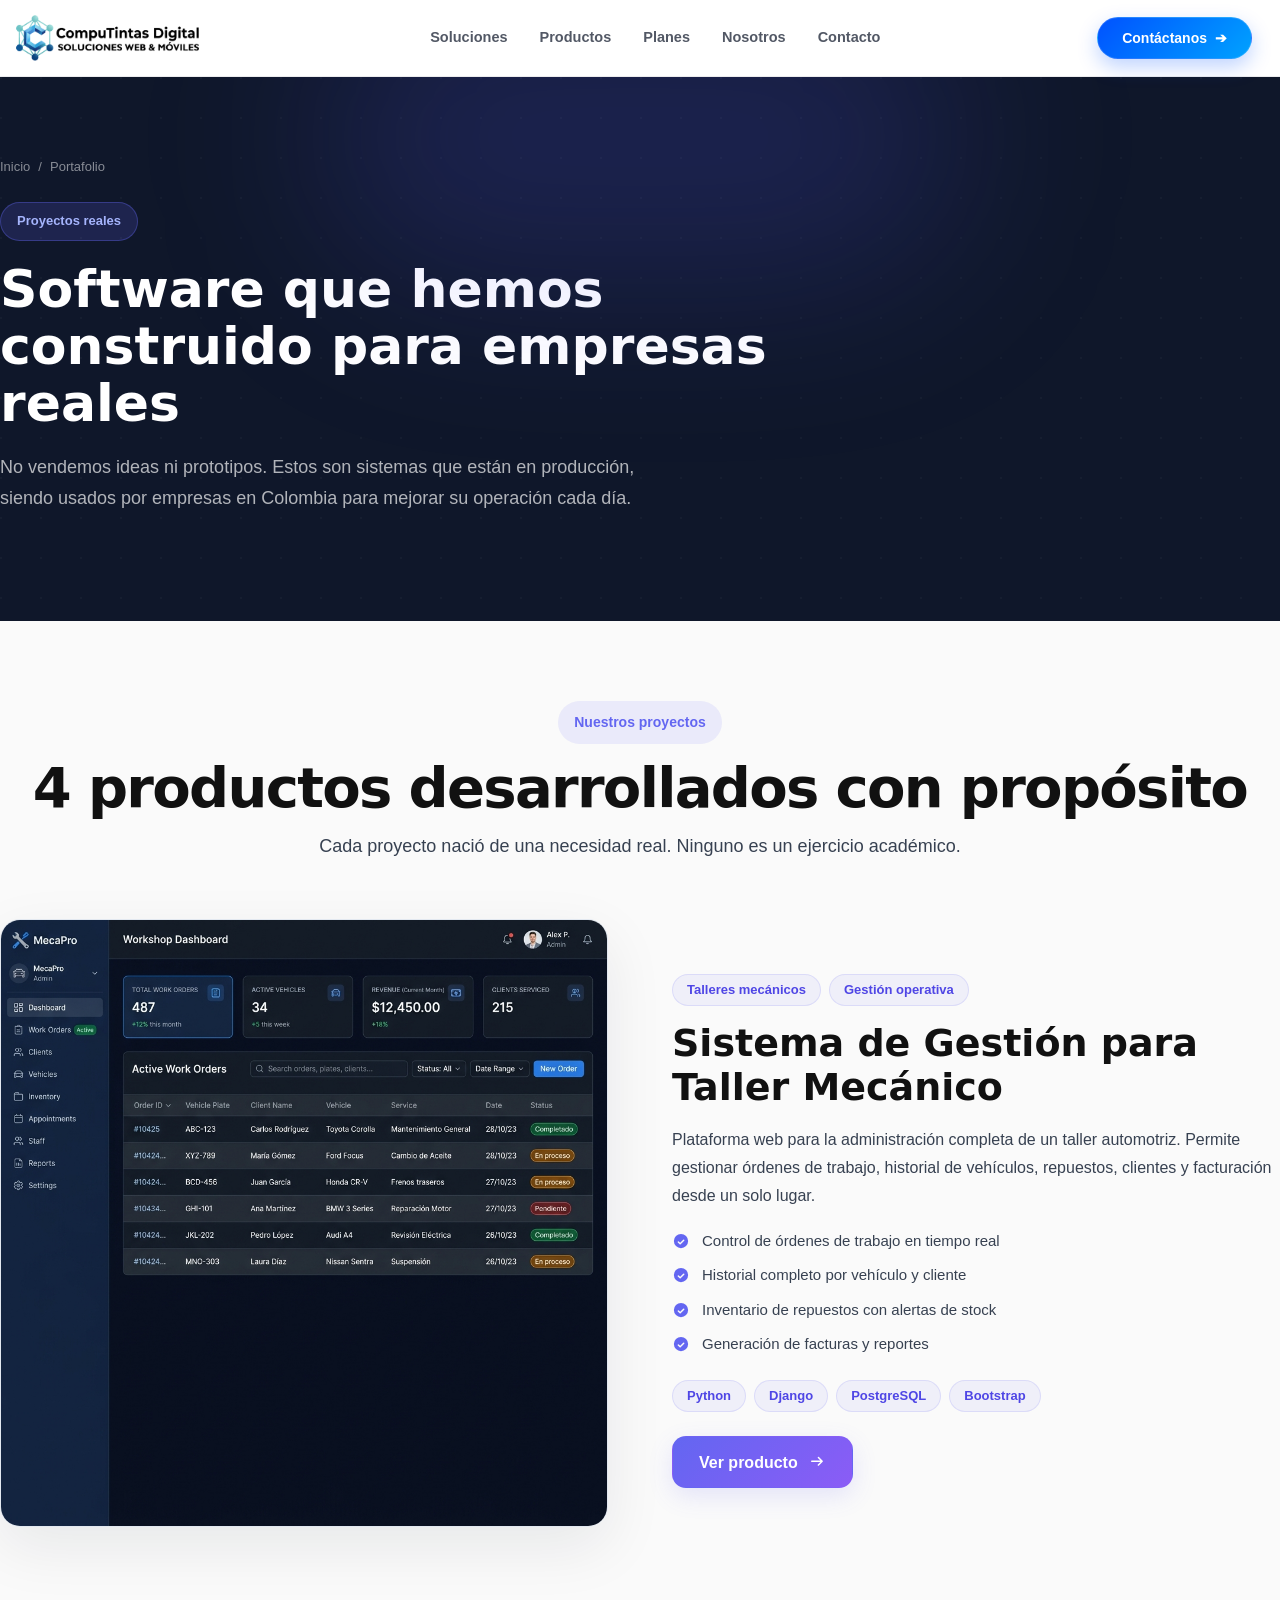
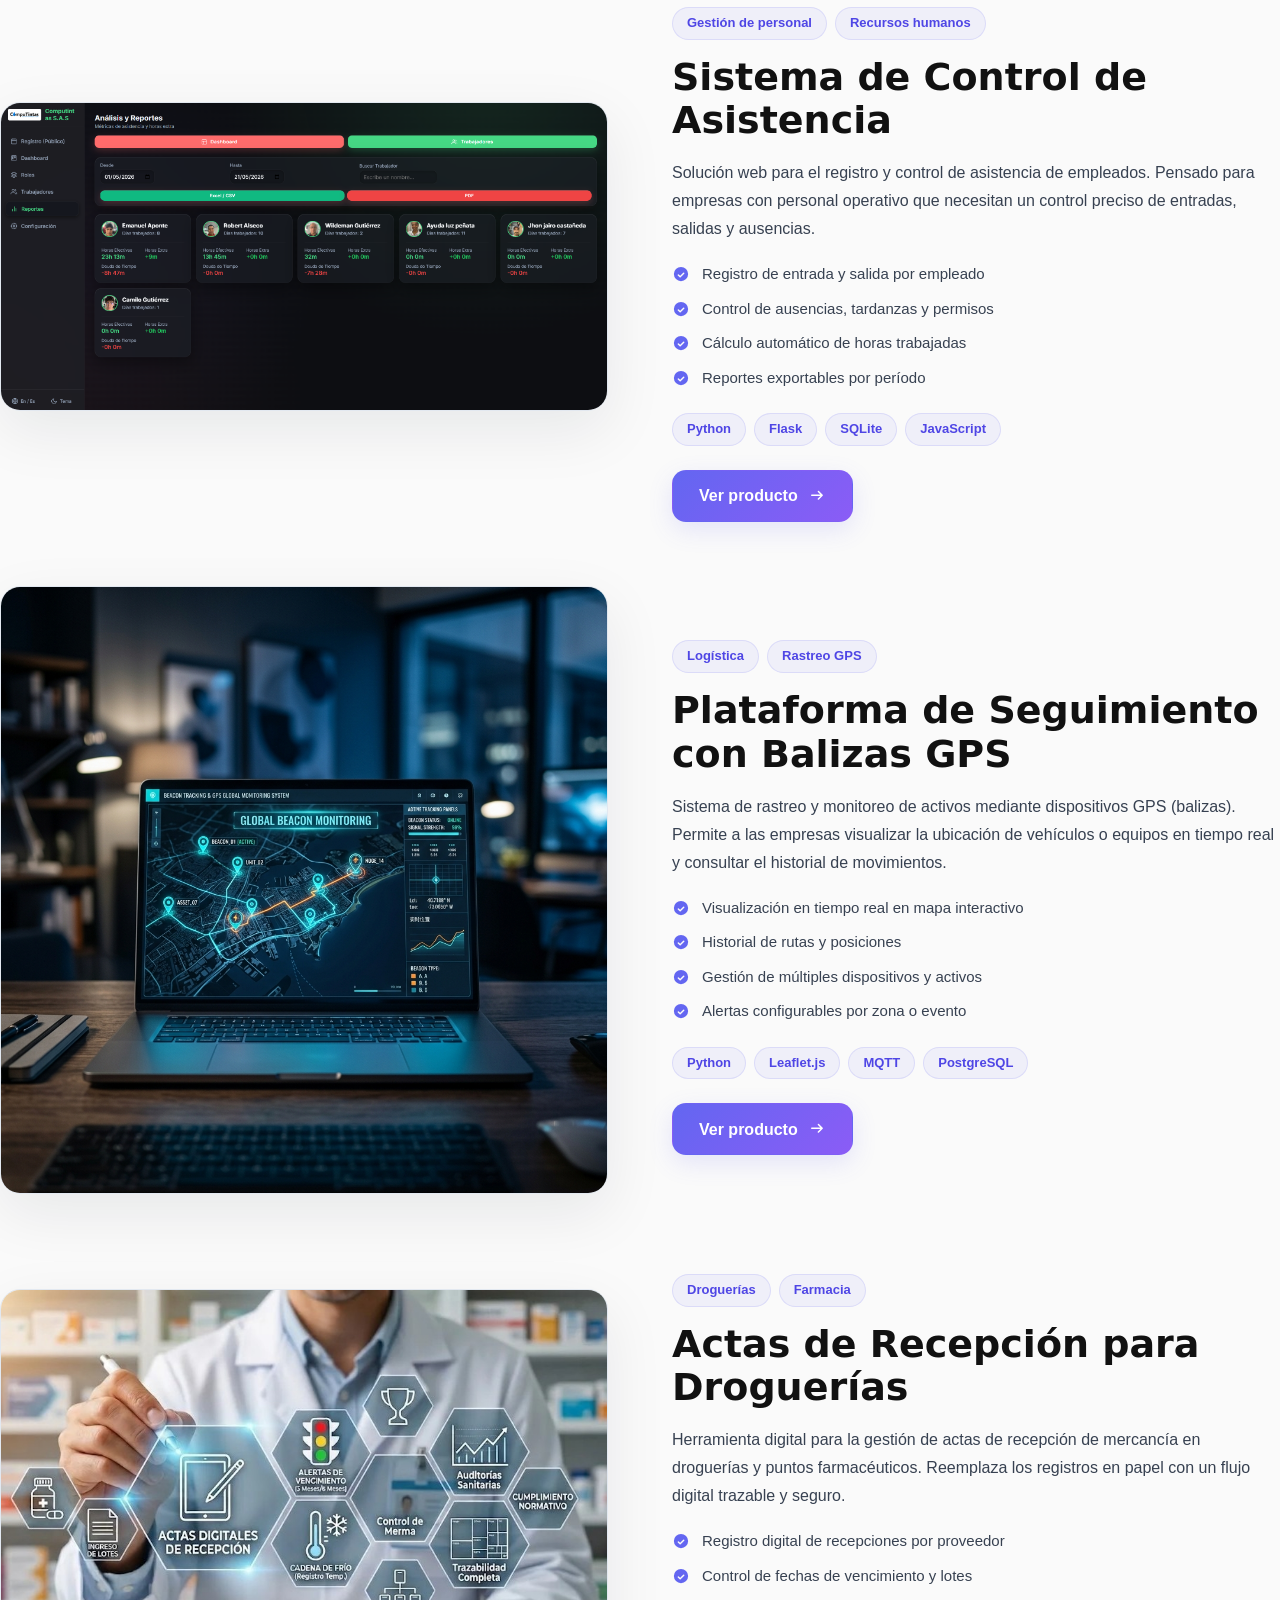
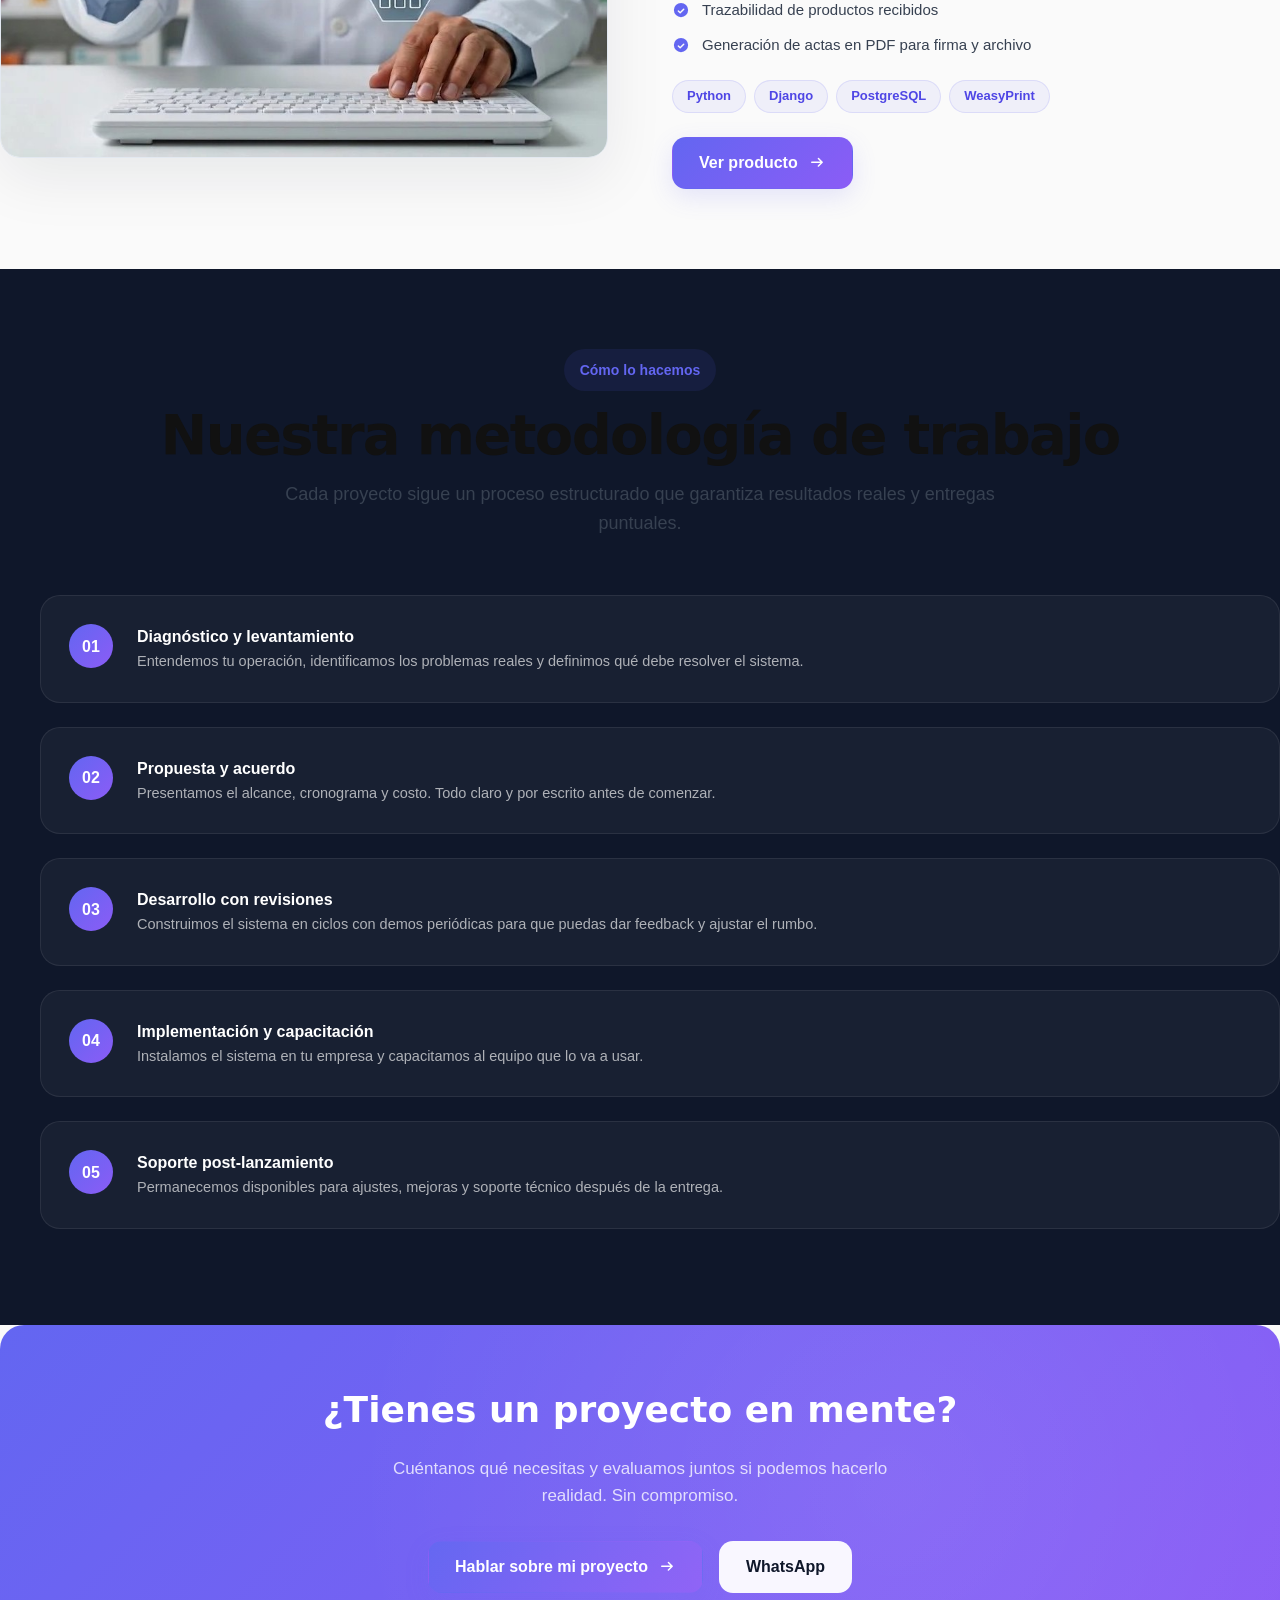
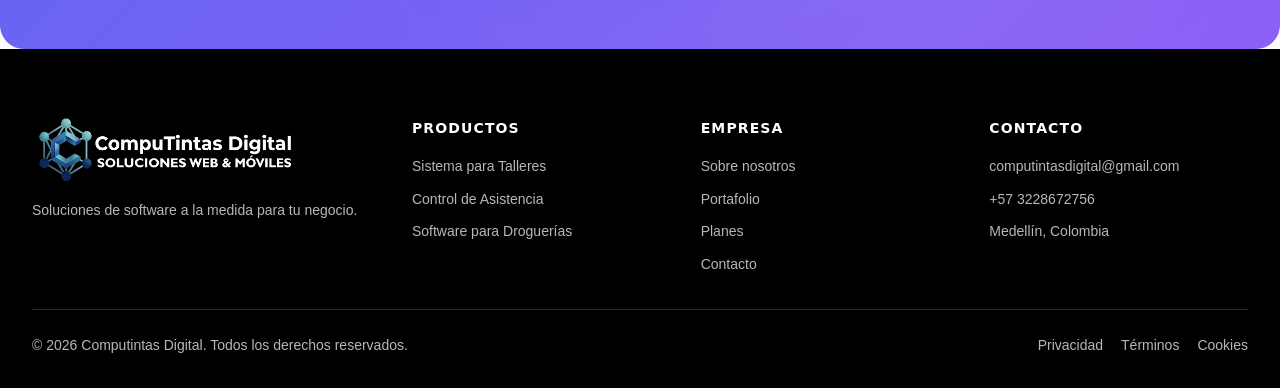
<file: portafolio/index.html>
<!DOCTYPE html>
<html lang="es">
<head>
  <meta charset="UTF-8" />
  <meta name="viewport" content="width=device-width, initial-scale=1.0" />
  <title>Portafolio de Proyectos | Computintas Digital</title>
  <meta name="description" content="Conoce los proyectos de software que hemos desarrollado: sistema de gestión para talleres mecánicos, control de asistencia, plataforma de balizas GPS y más." />
  <link rel="canonical" href="https://computintasdigital.com/portafolio/" />
  <link rel="icon" type="image/png" href="/favicon.png" />
  <link rel="stylesheet" href="/assets/css/styles.css?v=191" />
  <link rel="stylesheet" href="/assets/css/page-styles.css?v=1" />
</head>
<body>

  <div id="site-header-placeholder"></div>

  <main>

    <!-- HERO -->
    <section class="page-hero">
      <div class="page-breadcrumb">
        <a href="/">Inicio</a> / <span>Portafolio</span>
      </div>
      <span class="page-hero-badge badge badge-primary">Proyectos reales</span>
      <h1>Software que hemos construido para empresas reales</h1>
      <p>No vendemos ideas ni prototipos. Estos son sistemas que están en producción, siendo usados por empresas en Colombia para mejorar su operación cada día.</p>
    </section>

    <!-- PROYECTOS -->
    <section class="page-section">
      <div class="section-header">
        <span class="badge badge-primary">Nuestros proyectos</span>
        <h2>4 productos desarrollados con propósito</h2>
        <p>Cada proyecto nació de una necesidad real. Ninguno es un ejercicio académico.</p>
      </div>

      <!-- Proyecto 1: Gestión de Taller -->
      <div class="two-col reveal-on-scroll" style="margin-bottom:4rem;">
        <div class="two-col-media">
          <img src="/assets/img/gestion_taller.png" alt="Sistema de gestión para talleres mecánicos" style="width:100%;border-radius:1rem;object-fit:cover;" />
        </div>
        <div class="two-col-text">
          <div class="tag-list" style="margin-bottom:1rem;">
            <span class="tag">Talleres mecánicos</span>
            <span class="tag">Gestión operativa</span>
          </div>
          <h2>Sistema de Gestión para Taller Mecánico</h2>
          <p>Plataforma web para la administración completa de un taller automotriz. Permite gestionar órdenes de trabajo, historial de vehículos, repuestos, clientes y facturación desde un solo lugar.</p>
          <ul class="benefit-list" style="margin-top:1rem;">
            <li><svg class="icon"><use href="#i-check-circle"></use></svg><span>Control de órdenes de trabajo en tiempo real</span></li>
            <li><svg class="icon"><use href="#i-check-circle"></use></svg><span>Historial completo por vehículo y cliente</span></li>
            <li><svg class="icon"><use href="#i-check-circle"></use></svg><span>Inventario de repuestos con alertas de stock</span></li>
            <li><svg class="icon"><use href="#i-check-circle"></use></svg><span>Generación de facturas y reportes</span></li>
          </ul>
          <div class="tag-list" style="margin-top:1.5rem;">
            <span class="tag">Python</span><span class="tag">Django</span><span class="tag">PostgreSQL</span><span class="tag">Bootstrap</span>
          </div>
          <div style="margin-top:1.5rem;">
            <a href="https://gestiontaller.computintasdigital.com" target="_blank" rel="noopener noreferrer" class="btn btn-primary">
              Ver producto
              <svg class="icon"><use href="#i-arrow-right"></use></svg>
            </a>
          </div>
        </div>
      </div>

      <!-- Proyecto 2: Control de Asistencia -->
      <div class="two-col reveal-on-scroll" style="margin-bottom:4rem;flex-direction:row-reverse;">
        <div class="two-col-media">
          <img src="/assets/img/asistencia.png" alt="Sistema de control de asistencia de personal" style="width:100%;border-radius:1rem;object-fit:cover;" />
        </div>
        <div class="two-col-text">
          <div class="tag-list" style="margin-bottom:1rem;">
            <span class="tag">Gestión de personal</span>
            <span class="tag">Recursos humanos</span>
          </div>
          <h2>Sistema de Control de Asistencia</h2>
          <p>Solución web para el registro y control de asistencia de empleados. Pensado para empresas con personal operativo que necesitan un control preciso de entradas, salidas y ausencias.</p>
          <ul class="benefit-list" style="margin-top:1rem;">
            <li><svg class="icon"><use href="#i-check-circle"></use></svg><span>Registro de entrada y salida por empleado</span></li>
            <li><svg class="icon"><use href="#i-check-circle"></use></svg><span>Control de ausencias, tardanzas y permisos</span></li>
            <li><svg class="icon"><use href="#i-check-circle"></use></svg><span>Cálculo automático de horas trabajadas</span></li>
            <li><svg class="icon"><use href="#i-check-circle"></use></svg><span>Reportes exportables por período</span></li>
          </ul>
          <div class="tag-list" style="margin-top:1.5rem;">
            <span class="tag">Python</span><span class="tag">Flask</span><span class="tag">SQLite</span><span class="tag">JavaScript</span>
          </div>
          <div style="margin-top:1.5rem;">
            <a href="https://asistencia.computintasdigital.com" target="_blank" rel="noopener noreferrer" class="btn btn-primary">
              Ver producto
              <svg class="icon"><use href="#i-arrow-right"></use></svg>
            </a>
          </div>
        </div>
      </div>

      <!-- Proyecto 3: Balizas GPS -->
      <div class="two-col reveal-on-scroll" style="margin-bottom:4rem;">
        <div class="two-col-media">
          <img src="/assets/img/balizas_wide_v2.png" alt="Plataforma de seguimiento con balizas GPS" style="width:100%;border-radius:1rem;object-fit:cover;" />
        </div>
        <div class="two-col-text">
          <div class="tag-list" style="margin-bottom:1rem;">
            <span class="tag">Logística</span>
            <span class="tag">Rastreo GPS</span>
          </div>
          <h2>Plataforma de Seguimiento con Balizas GPS</h2>
          <p>Sistema de rastreo y monitoreo de activos mediante dispositivos GPS (balizas). Permite a las empresas visualizar la ubicación de vehículos o equipos en tiempo real y consultar el historial de movimientos.</p>
          <ul class="benefit-list" style="margin-top:1rem;">
            <li><svg class="icon"><use href="#i-check-circle"></use></svg><span>Visualización en tiempo real en mapa interactivo</span></li>
            <li><svg class="icon"><use href="#i-check-circle"></use></svg><span>Historial de rutas y posiciones</span></li>
            <li><svg class="icon"><use href="#i-check-circle"></use></svg><span>Gestión de múltiples dispositivos y activos</span></li>
            <li><svg class="icon"><use href="#i-check-circle"></use></svg><span>Alertas configurables por zona o evento</span></li>
          </ul>
          <div class="tag-list" style="margin-top:1.5rem;">
            <span class="tag">Python</span><span class="tag">Leaflet.js</span><span class="tag">MQTT</span><span class="tag">PostgreSQL</span>
          </div>
          <div style="margin-top:1.5rem;">
            <a href="https://balizas.computintasdigital.com" target="_blank" rel="noopener noreferrer" class="btn btn-primary">
              Ver producto
              <svg class="icon"><use href="#i-arrow-right"></use></svg>
            </a>
          </div>
        </div>
      </div>

      <!-- Proyecto 4: Actas Droguerías -->
      <div class="two-col reveal-on-scroll" style="flex-direction:row-reverse;">
        <div class="two-col-media">
          <img src="/assets/img/actas_recepcion.jpg" alt="Sistema de actas de recepción para droguerías" style="width:100%;border-radius:1rem;object-fit:cover;" />
        </div>
        <div class="two-col-text">
          <div class="tag-list" style="margin-bottom:1rem;">
            <span class="tag">Droguerías</span>
            <span class="tag">Farmacia</span>
          </div>
          <h2>Actas de Recepción para Droguerías</h2>
          <p>Herramienta digital para la gestión de actas de recepción de mercancía en droguerías y puntos farmacéuticos. Reemplaza los registros en papel con un flujo digital trazable y seguro.</p>
          <ul class="benefit-list" style="margin-top:1rem;">
            <li><svg class="icon"><use href="#i-check-circle"></use></svg><span>Registro digital de recepciones por proveedor</span></li>
            <li><svg class="icon"><use href="#i-check-circle"></use></svg><span>Control de fechas de vencimiento y lotes</span></li>
            <li><svg class="icon"><use href="#i-check-circle"></use></svg><span>Trazabilidad de productos recibidos</span></li>
            <li><svg class="icon"><use href="#i-check-circle"></use></svg><span>Generación de actas en PDF para firma y archivo</span></li>
          </ul>
          <div class="tag-list" style="margin-top:1.5rem;">
            <span class="tag">Python</span><span class="tag">Django</span><span class="tag">PostgreSQL</span><span class="tag">WeasyPrint</span>
          </div>
          <div style="margin-top:1.5rem;">
            <a href="https://actas.computintasdigital.com" target="_blank" rel="noopener noreferrer" class="btn btn-primary">
              Ver producto
              <svg class="icon"><use href="#i-arrow-right"></use></svg>
            </a>
          </div>
        </div>
      </div>
    </section>

    <!-- METODOLOGÍA -->
    <section class="page-section-dark">
      <div class="section-header">
        <span class="badge badge-primary">Cómo lo hacemos</span>
        <h2>Nuestra metodología de trabajo</h2>
        <p>Cada proyecto sigue un proceso estructurado que garantiza resultados reales y entregas puntuales.</p>
      </div>
      <ol class="steps-list reveal-on-scroll">
        <li class="step-item">
          <span class="step-number">01</span>
          <div class="step-content">
            <strong>Diagnóstico y levantamiento</strong>
            <p>Entendemos tu operación, identificamos los problemas reales y definimos qué debe resolver el sistema.</p>
          </div>
        </li>
        <li class="step-item">
          <span class="step-number">02</span>
          <div class="step-content">
            <strong>Propuesta y acuerdo</strong>
            <p>Presentamos el alcance, cronograma y costo. Todo claro y por escrito antes de comenzar.</p>
          </div>
        </li>
        <li class="step-item">
          <span class="step-number">03</span>
          <div class="step-content">
            <strong>Desarrollo con revisiones</strong>
            <p>Construimos el sistema en ciclos con demos periódicas para que puedas dar feedback y ajustar el rumbo.</p>
          </div>
        </li>
        <li class="step-item">
          <span class="step-number">04</span>
          <div class="step-content">
            <strong>Implementación y capacitación</strong>
            <p>Instalamos el sistema en tu empresa y capacitamos al equipo que lo va a usar.</p>
          </div>
        </li>
        <li class="step-item">
          <span class="step-number">05</span>
          <div class="step-content">
            <strong>Soporte post-lanzamiento</strong>
            <p>Permanecemos disponibles para ajustes, mejoras y soporte técnico después de la entrega.</p>
          </div>
        </li>
      </ol>
    </section>

    <!-- CTA FINAL -->
    <section class="cta-banner">
      <h2>¿Tienes un proyecto en mente?</h2>
      <p>Cuéntanos qué necesitas y evaluamos juntos si podemos hacerlo realidad. Sin compromiso.</p>
      <div class="cta-banner-actions">
        <a href="/contacto/" class="btn btn-primary">
          Hablar sobre mi proyecto
          <svg class="icon"><use href="#i-arrow-right"></use></svg>
        </a>
        <a href="https://wa.me/573228672756" target="_blank" rel="noopener noreferrer" class="btn btn-light">
          WhatsApp
        </a>
      </div>
    </section>

  </main>

  <div id="site-footer-placeholder"></div>

  <script src="/assets/js/components.js"></script>
  <script src="/assets/js/page-faq.js"></script>
</body>
</html>
</file>
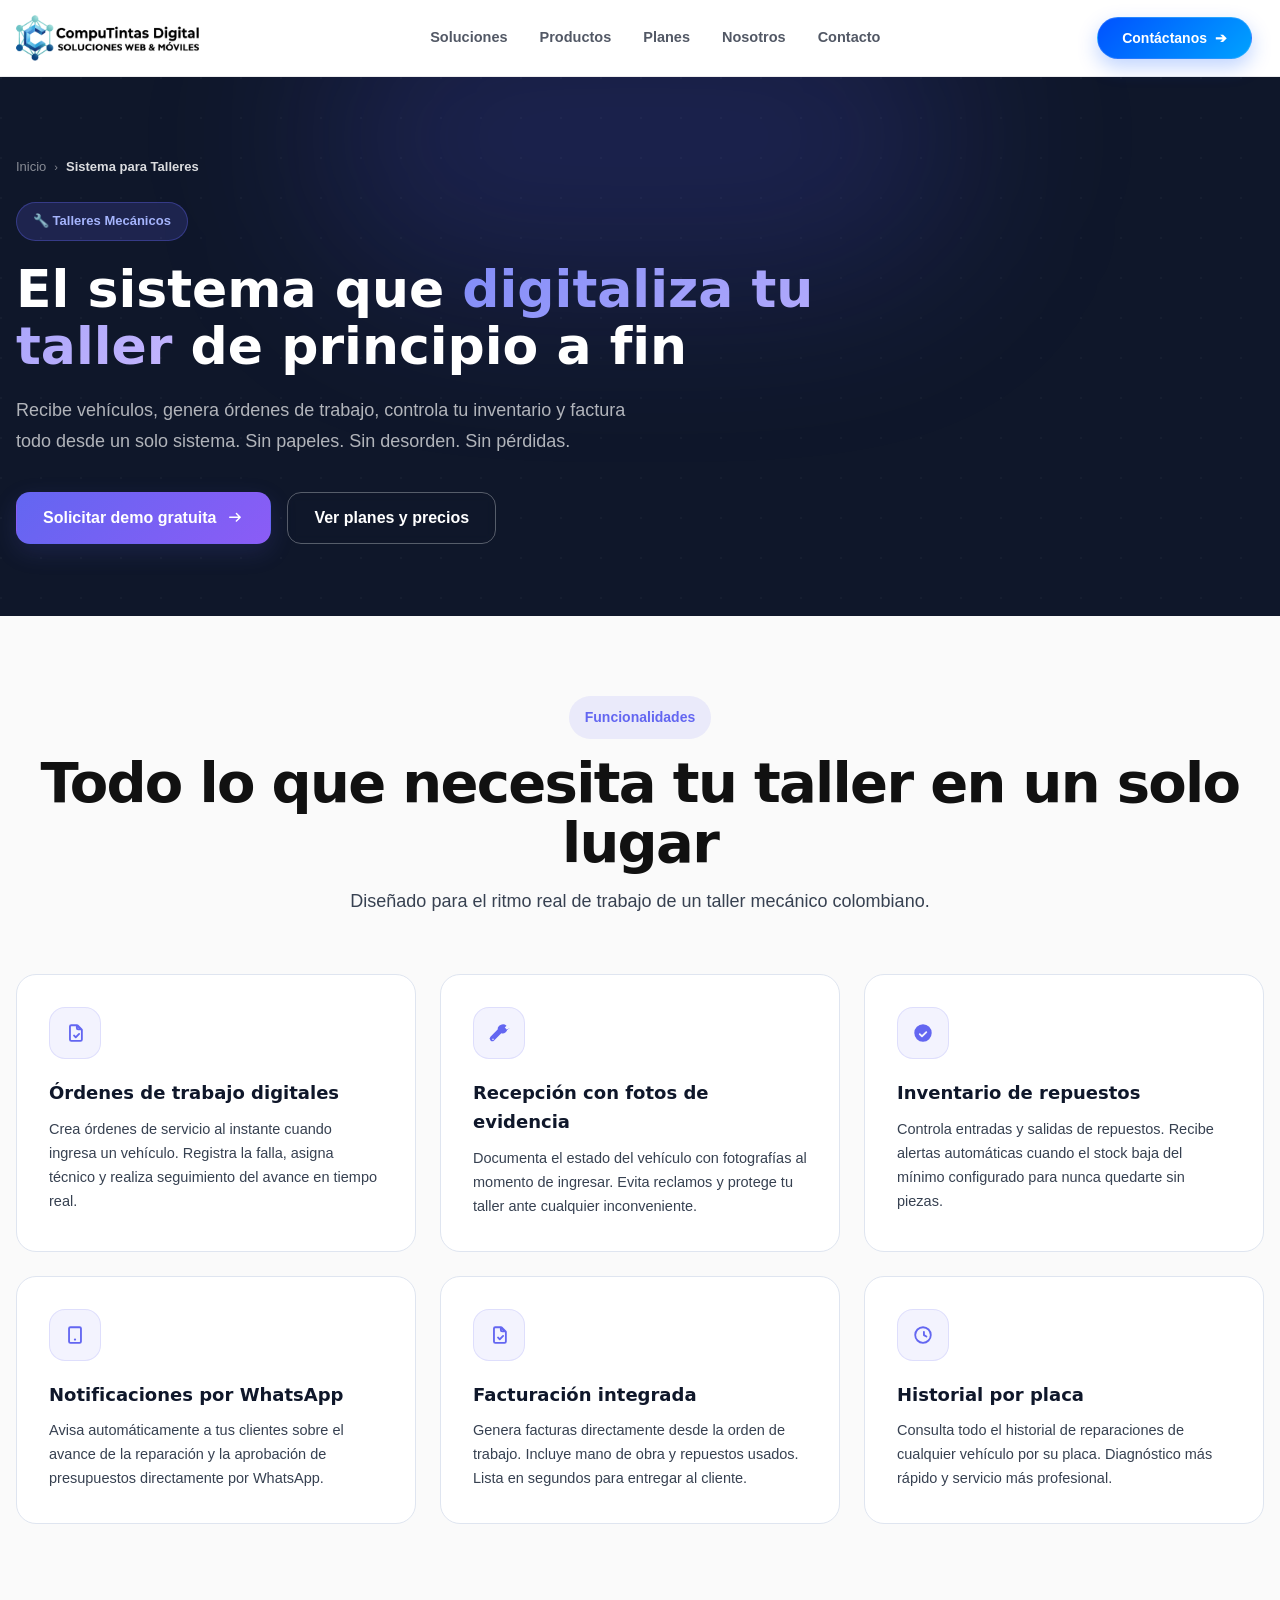
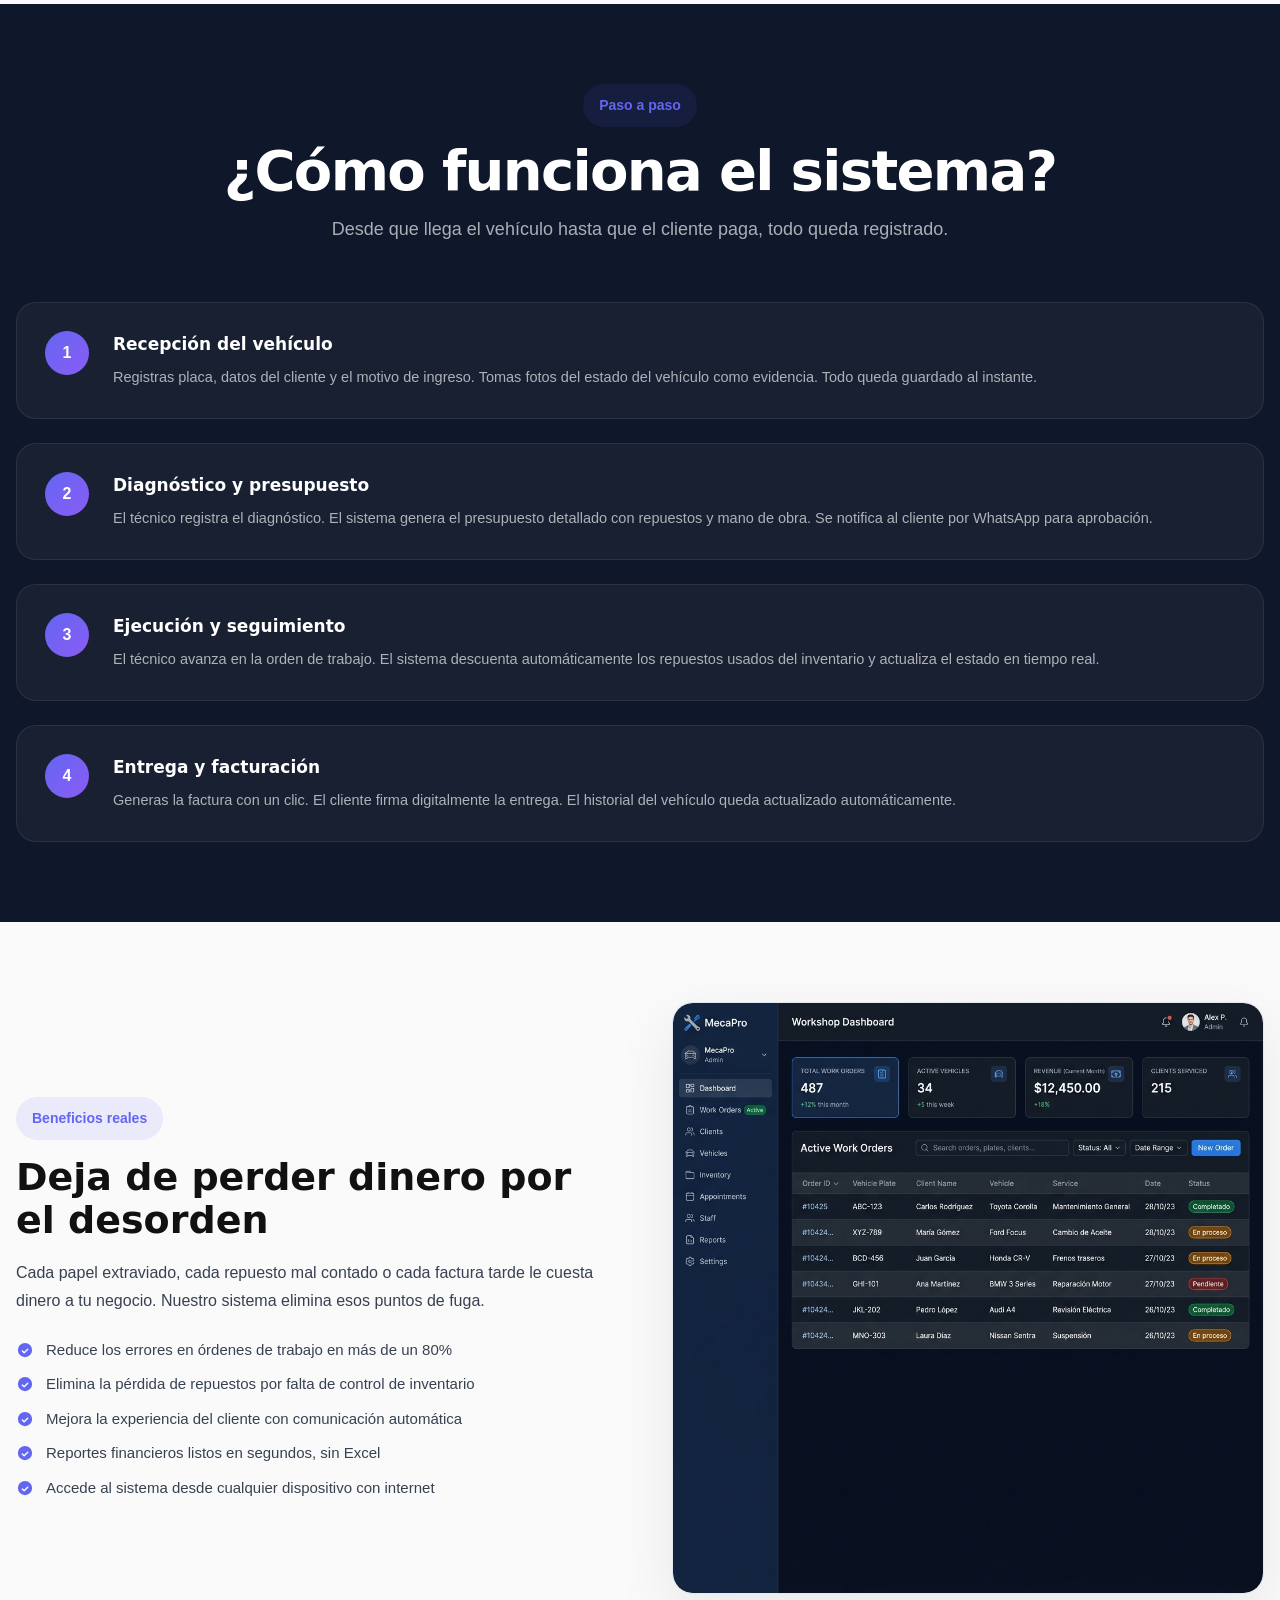
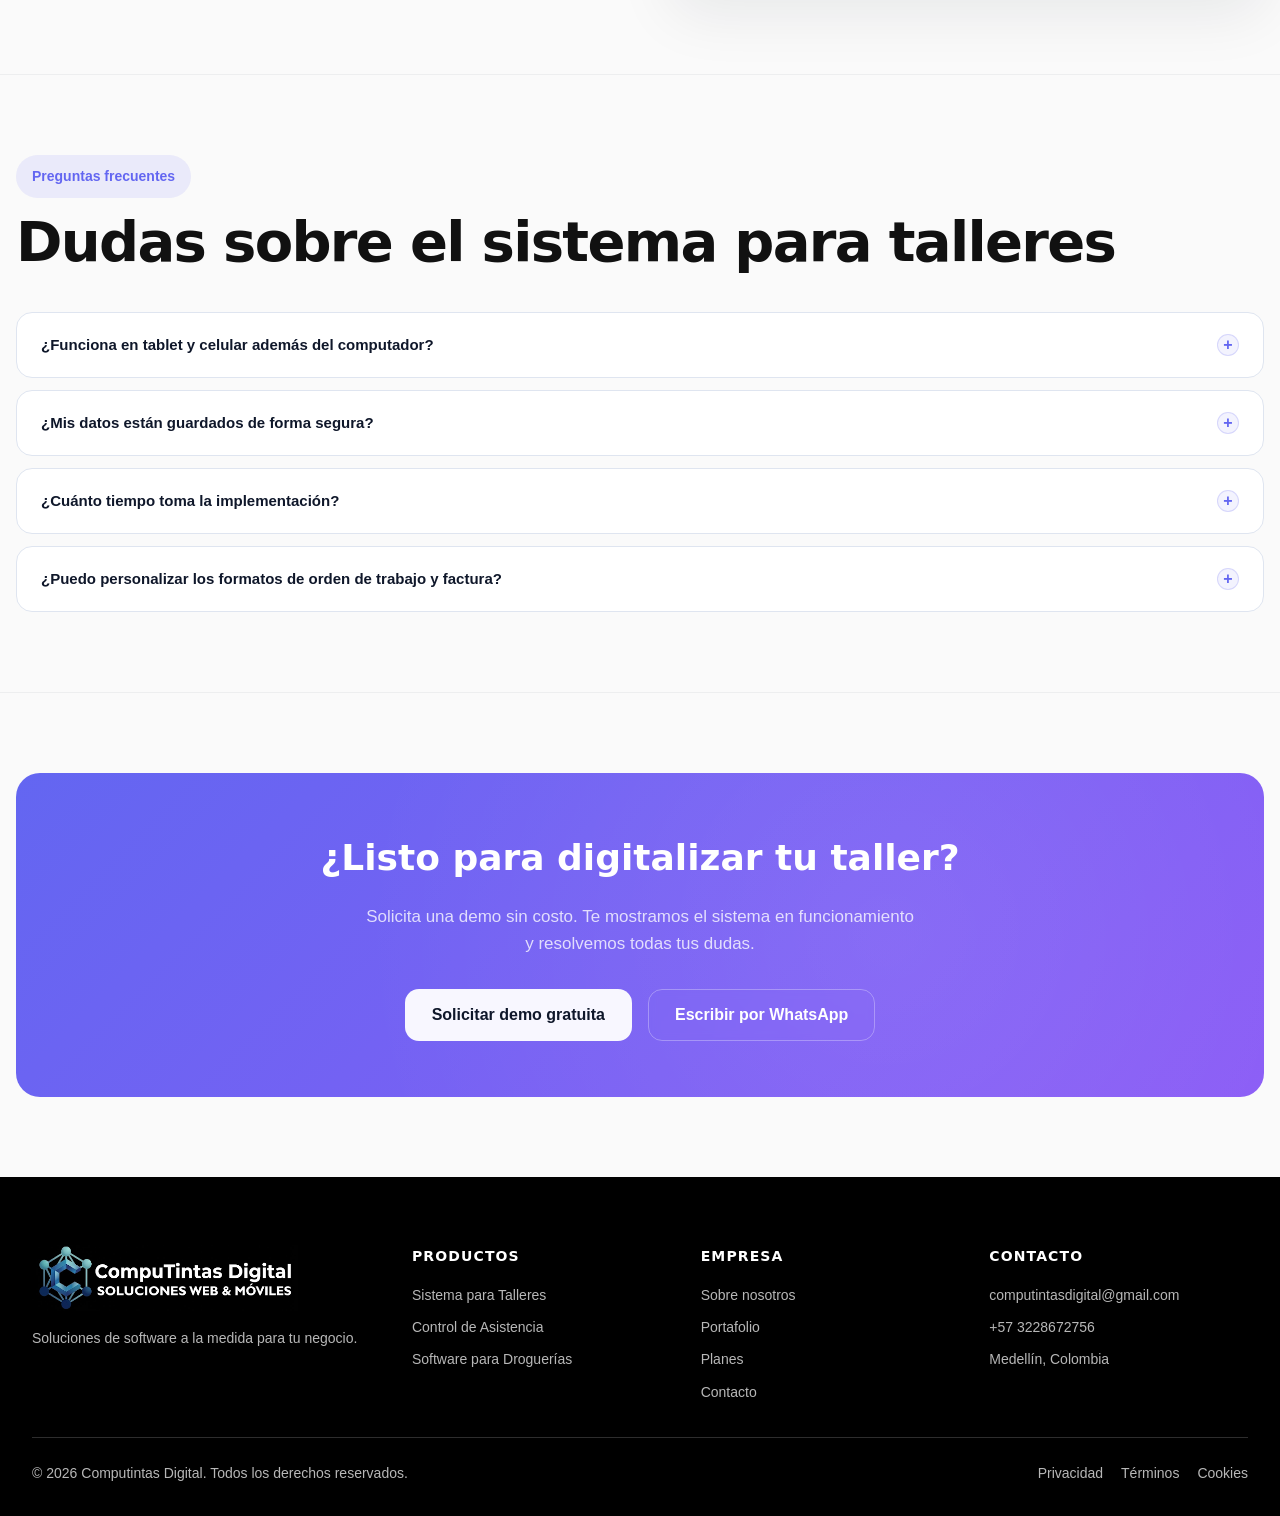
<file: sistema-para-talleres/index.html>
<!DOCTYPE html>
<html lang="es">
<head>
  <meta charset="utf-8"/>
  <meta content="width=device-width, initial-scale=1.0" name="viewport"/>
  <title>Sistema para Talleres Mecánicos | Computintas Digital</title>
  <meta name="description" content="Software de gestión para talleres mecánicos en Colombia. Controla recepciones, órdenes de trabajo, inventario de repuestos y facturación desde un solo sistema web."/>
  <meta name="keywords" content="sistema para talleres, software taller mecánico, gestión taller, órdenes de trabajo, inventario repuestos, facturación taller Colombia"/>
  <link rel="canonical" href="https://computintasdigital.com/sistema-para-talleres"/>
  <link href="/favicon.png" rel="icon" type="image/png"/>
  <link rel="stylesheet" href="/assets/css/styles.css?v=191"/>
  <link rel="stylesheet" href="/assets/css/page-styles.css?v=1"/>
</head>
<body>

<div id="site-header-placeholder"></div>

<main>
  <!-- HERO -->
  <section class="page-hero">
    <div class="container">
      <nav class="page-breadcrumb" aria-label="Breadcrumb">
        <a href="/">Inicio</a>
        <span class="sep">›</span>
        <span class="current">Sistema para Talleres</span>
      </nav>
      <div class="page-hero-badge">🔧 Talleres Mecánicos</div>
      <h1>El sistema que <span>digitaliza tu taller</span> de principio a fin</h1>
      <p>Recibe vehículos, genera órdenes de trabajo, controla tu inventario y factura todo desde un solo sistema. Sin papeles. Sin desorden. Sin pérdidas.</p>
      <div class="page-hero-actions">
        <a class="btn btn-primary" href="/contacto">
          Solicitar demo gratuita
          <svg aria-hidden="true" class="icon"><use href="#i-arrow-right"></use></svg>
        </a>
        <a class="btn btn-outline" href="/#planes">Ver planes y precios</a>
      </div>
    </div>
  </section>

  <!-- FUNCIONALIDADES -->
  <section class="page-section">
    <div class="container">
      <div class="section-header reveal-on-scroll">
        <span class="badge badge-primary">Funcionalidades</span>
        <h2>Todo lo que necesita tu taller en un solo lugar</h2>
        <p>Diseñado para el ritmo real de trabajo de un taller mecánico colombiano.</p>
      </div>
      <div class="feature-grid">
        <div class="feature-card reveal-on-scroll">
          <div class="feature-icon">
            <svg class="icon-lg"><use href="#i-file"></use></svg>
          </div>
          <h3>Órdenes de trabajo digitales</h3>
          <p>Crea órdenes de servicio al instante cuando ingresa un vehículo. Registra la falla, asigna técnico y realiza seguimiento del avance en tiempo real.</p>
        </div>
        <div class="feature-card reveal-on-scroll">
          <div class="feature-icon">
            <svg class="icon-lg"><use href="#i-wrench"></use></svg>
          </div>
          <h3>Recepción con fotos de evidencia</h3>
          <p>Documenta el estado del vehículo con fotografías al momento de ingresar. Evita reclamos y protege tu taller ante cualquier inconveniente.</p>
        </div>
        <div class="feature-card reveal-on-scroll">
          <div class="feature-icon">
            <svg class="icon-lg"><use href="#i-check-circle"></use></svg>
          </div>
          <h3>Inventario de repuestos</h3>
          <p>Controla entradas y salidas de repuestos. Recibe alertas automáticas cuando el stock baja del mínimo configurado para nunca quedarte sin piezas.</p>
        </div>
        <div class="feature-card reveal-on-scroll">
          <div class="feature-icon">
            <svg class="icon-lg"><use href="#i-phone"></use></svg>
          </div>
          <h3>Notificaciones por WhatsApp</h3>
          <p>Avisa automáticamente a tus clientes sobre el avance de la reparación y la aprobación de presupuestos directamente por WhatsApp.</p>
        </div>
        <div class="feature-card reveal-on-scroll">
          <div class="feature-icon">
            <svg class="icon-lg"><use href="#i-file"></use></svg>
          </div>
          <h3>Facturación integrada</h3>
          <p>Genera facturas directamente desde la orden de trabajo. Incluye mano de obra y repuestos usados. Lista en segundos para entregar al cliente.</p>
        </div>
        <div class="feature-card reveal-on-scroll">
          <div class="feature-icon">
            <svg class="icon-lg"><use href="#i-clock"></use></svg>
          </div>
          <h3>Historial por placa</h3>
          <p>Consulta todo el historial de reparaciones de cualquier vehículo por su placa. Diagnóstico más rápido y servicio más profesional.</p>
        </div>
      </div>
    </div>
  </section>

  <!-- CÓMO FUNCIONA -->
  <section class="page-section-dark">
    <div class="container">
      <div class="section-header reveal-on-scroll">
        <span class="badge badge-primary">Paso a paso</span>
        <h2 style="color:#ffffff !important;">¿Cómo funciona el sistema?</h2>
        <p style="color:rgba(255,255,255,0.65);">Desde que llega el vehículo hasta que el cliente paga, todo queda registrado.</p>
      </div>
      <div class="steps-list">
        <div class="step-item reveal-on-scroll">
          <div class="step-number">1</div>
          <div class="step-content">
            <h3>Recepción del vehículo</h3>
            <p>Registras placa, datos del cliente y el motivo de ingreso. Tomas fotos del estado del vehículo como evidencia. Todo queda guardado al instante.</p>
          </div>
        </div>
        <div class="step-item reveal-on-scroll">
          <div class="step-number">2</div>
          <div class="step-content">
            <h3>Diagnóstico y presupuesto</h3>
            <p>El técnico registra el diagnóstico. El sistema genera el presupuesto detallado con repuestos y mano de obra. Se notifica al cliente por WhatsApp para aprobación.</p>
          </div>
        </div>
        <div class="step-item reveal-on-scroll">
          <div class="step-number">3</div>
          <div class="step-content">
            <h3>Ejecución y seguimiento</h3>
            <p>El técnico avanza en la orden de trabajo. El sistema descuenta automáticamente los repuestos usados del inventario y actualiza el estado en tiempo real.</p>
          </div>
        </div>
        <div class="step-item reveal-on-scroll">
          <div class="step-number">4</div>
          <div class="step-content">
            <h3>Entrega y facturación</h3>
            <p>Generas la factura con un clic. El cliente firma digitalmente la entrega. El historial del vehículo queda actualizado automáticamente.</p>
          </div>
        </div>
      </div>
    </div>
  </section>

  <!-- BENEFICIOS -->
  <section class="page-section">
    <div class="container">
      <div class="two-col reveal-on-scroll">
        <div class="two-col-text">
          <span class="badge badge-primary" style="margin-bottom:16px;">Beneficios reales</span>
          <h2>Deja de perder dinero por el desorden</h2>
          <p>Cada papel extraviado, cada repuesto mal contado o cada factura tarde le cuesta dinero a tu negocio. Nuestro sistema elimina esos puntos de fuga.</p>
          <ul class="benefit-list">
            <li>
              <svg class="icon"><use href="#i-check-circle"></use></svg>
              Reduce los errores en órdenes de trabajo en más de un 80%
            </li>
            <li>
              <svg class="icon"><use href="#i-check-circle"></use></svg>
              Elimina la pérdida de repuestos por falta de control de inventario
            </li>
            <li>
              <svg class="icon"><use href="#i-check-circle"></use></svg>
              Mejora la experiencia del cliente con comunicación automática
            </li>
            <li>
              <svg class="icon"><use href="#i-check-circle"></use></svg>
              Reportes financieros listos en segundos, sin Excel
            </li>
            <li>
              <svg class="icon"><use href="#i-check-circle"></use></svg>
              Accede al sistema desde cualquier dispositivo con internet
            </li>
          </ul>
        </div>
        <div class="two-col-media">
          <img src="/assets/img/gestion_taller.png" alt="Sistema de gestión de taller mecánico - Computintas Digital" loading="lazy"/>
        </div>
      </div>
    </div>
  </section>

  <!-- FAQ -->
  <section class="page-section-alt">
    <div class="container">
      <div class="section-header reveal-on-scroll" style="text-align:left; margin-bottom:0;">
        <span class="badge badge-primary">Preguntas frecuentes</span>
        <h2>Dudas sobre el sistema para talleres</h2>
      </div>
      <div class="faq-list">
        <div class="faq-item">
          <button class="faq-question" aria-expanded="false">
            ¿Funciona en tablet y celular además del computador?
            <span class="faq-icon">+</span>
          </button>
          <div class="faq-answer">
            <div class="faq-answer-inner">Sí. El sistema es 100% web y responsive. Puedes usarlo desde cualquier dispositivo con internet: computador, tablet o celular. No hay nada que instalar.</div>
          </div>
        </div>
        <div class="faq-item">
          <button class="faq-question" aria-expanded="false">
            ¿Mis datos están guardados de forma segura?
            <span class="faq-icon">+</span>
          </button>
          <div class="faq-answer">
            <div class="faq-answer-inner">Sí. Toda la información se almacena en servidores con respaldo automático. Nunca perderás los datos de tus clientes ni el historial de vehículos.</div>
          </div>
        </div>
        <div class="faq-item">
          <button class="faq-question" aria-expanded="false">
            ¿Cuánto tiempo toma la implementación?
            <span class="faq-icon">+</span>
          </button>
          <div class="faq-answer">
            <div class="faq-answer-inner">La implementación inicial toma entre 1 y 2 semanas. Incluye configuración de tu taller, capacitación al equipo y acompañamiento en los primeros días de uso real.</div>
          </div>
        </div>
        <div class="faq-item">
          <button class="faq-question" aria-expanded="false">
            ¿Puedo personalizar los formatos de orden de trabajo y factura?
            <span class="faq-icon">+</span>
          </button>
          <div class="faq-answer">
            <div class="faq-answer-inner">Sí. Los formatos se ajustan a tu marca y a la información que necesitas mostrar. Esto hace parte del proceso de configuración inicial del sistema.</div>
          </div>
        </div>
      </div>
    </div>
  </section>

  <!-- CTA FINAL -->
  <section class="page-section">
    <div class="container">
      <div class="cta-banner reveal-on-scroll">
        <h2>¿Listo para digitalizar tu taller?</h2>
        <p>Solicita una demo sin costo. Te mostramos el sistema en funcionamiento y resolvemos todas tus dudas.</p>
        <div class="cta-banner-actions">
          <a class="btn btn-light" href="/contacto">Solicitar demo gratuita</a>
          <a class="btn btn-outline" href="https://wa.me/573228672756" target="_blank">Escribir por WhatsApp</a>
        </div>
      </div>
    </div>
  </section>
</main>

<div id="site-footer-placeholder"></div>

<script src="/assets/js/components.js"></script>
<script src="/assets/js/page-faq.js"></script>
</body>
</html>
</file>
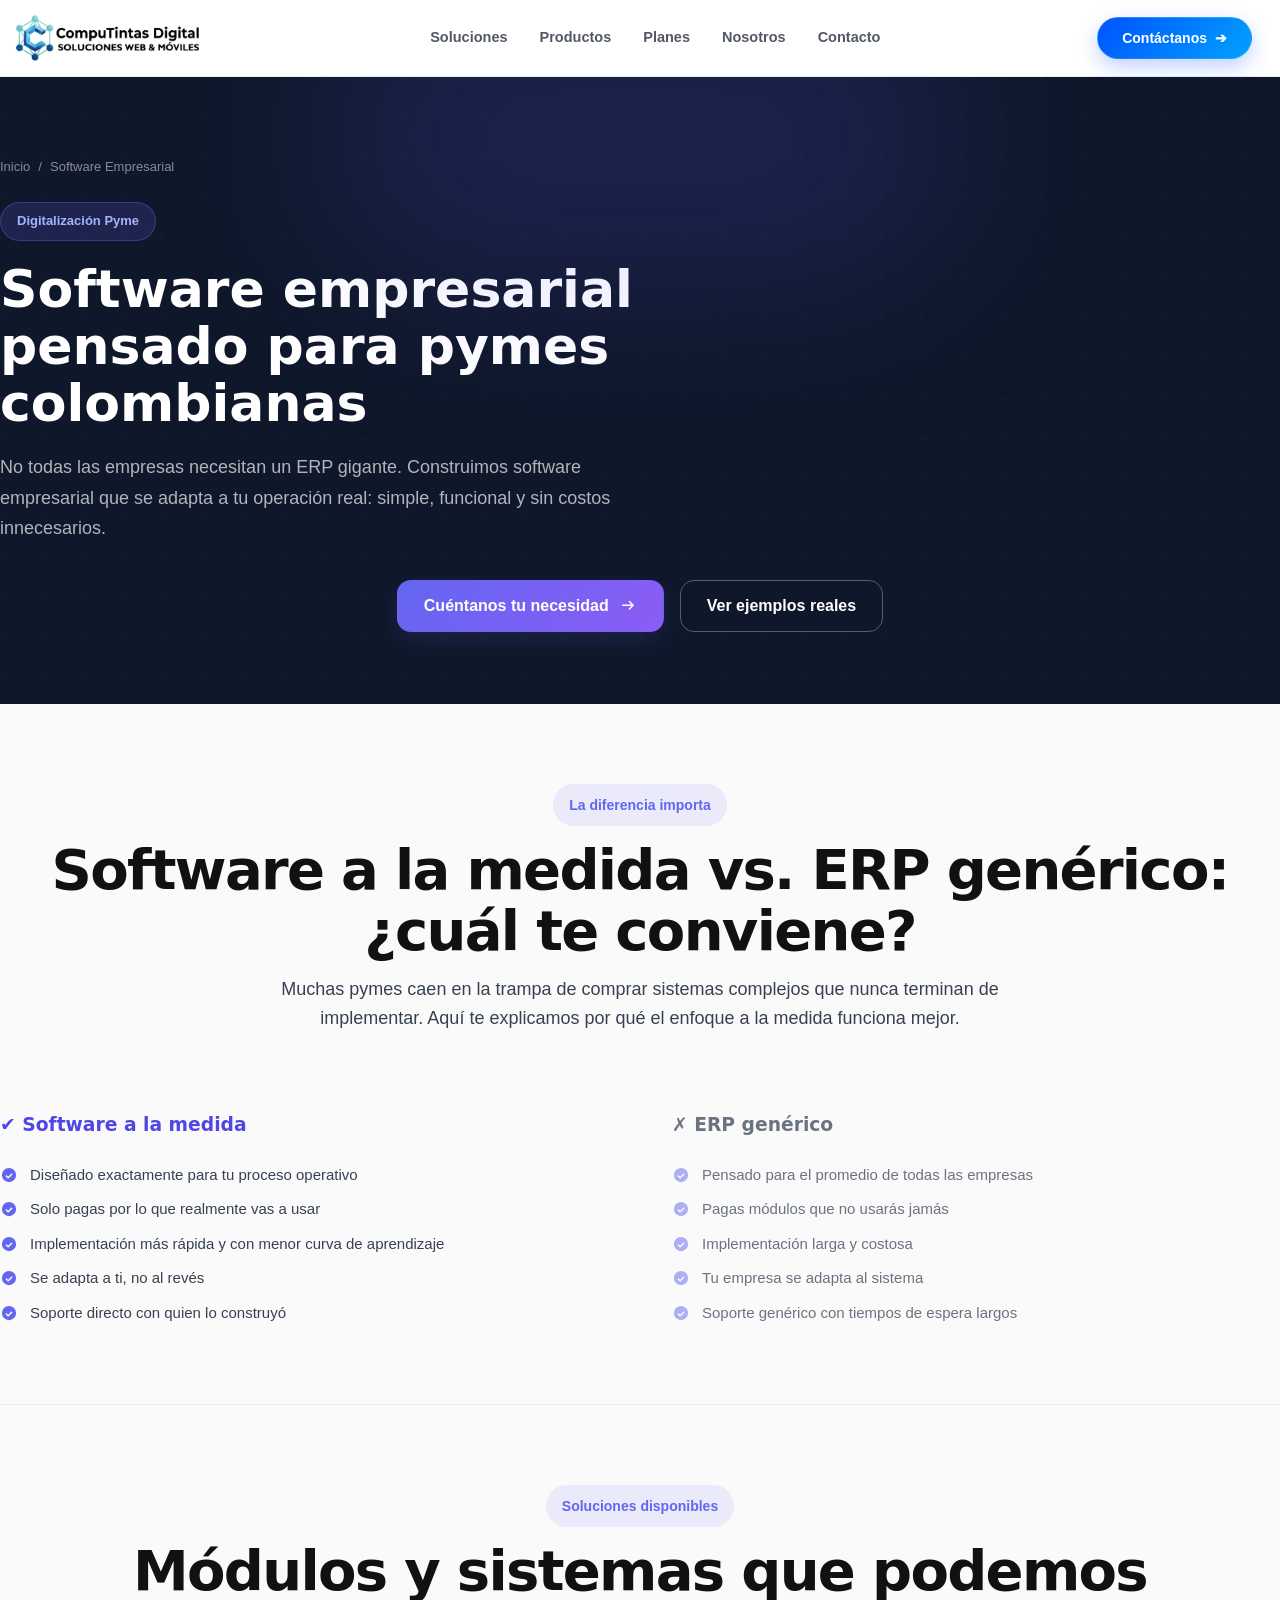
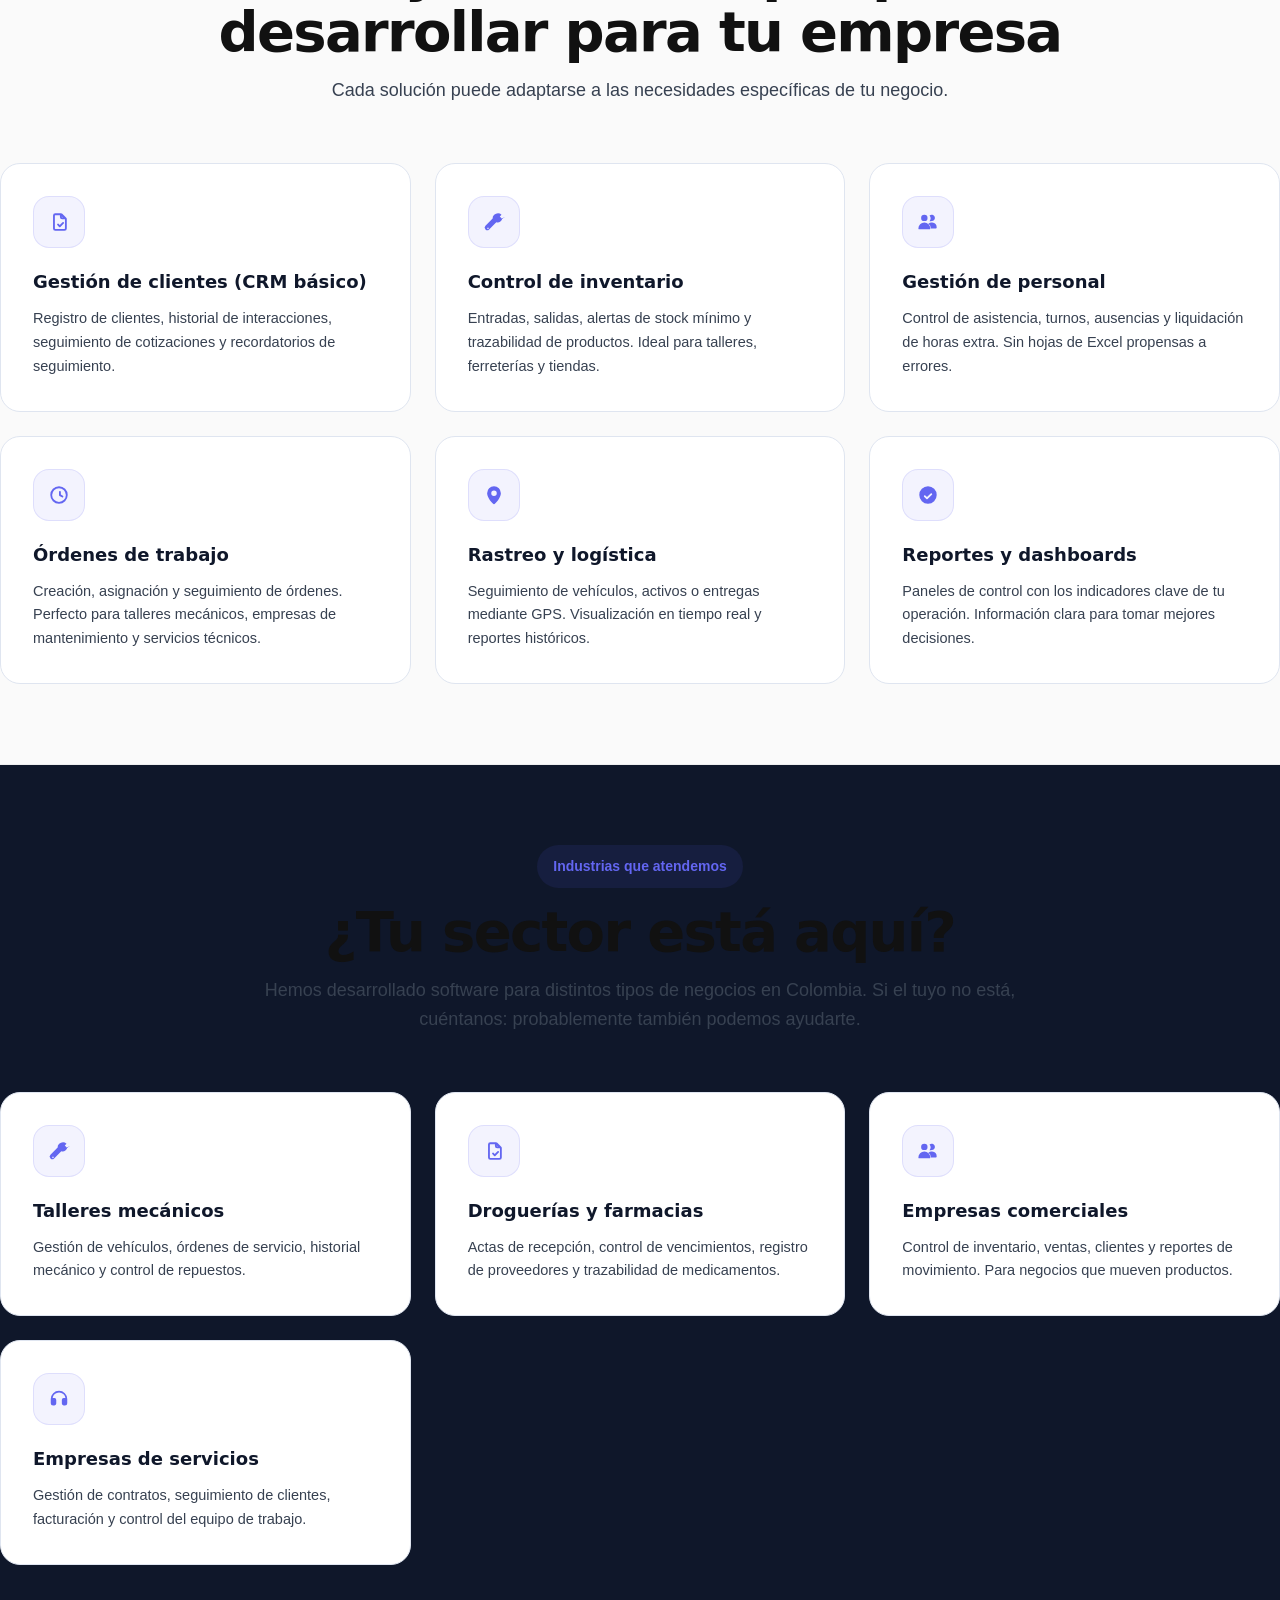
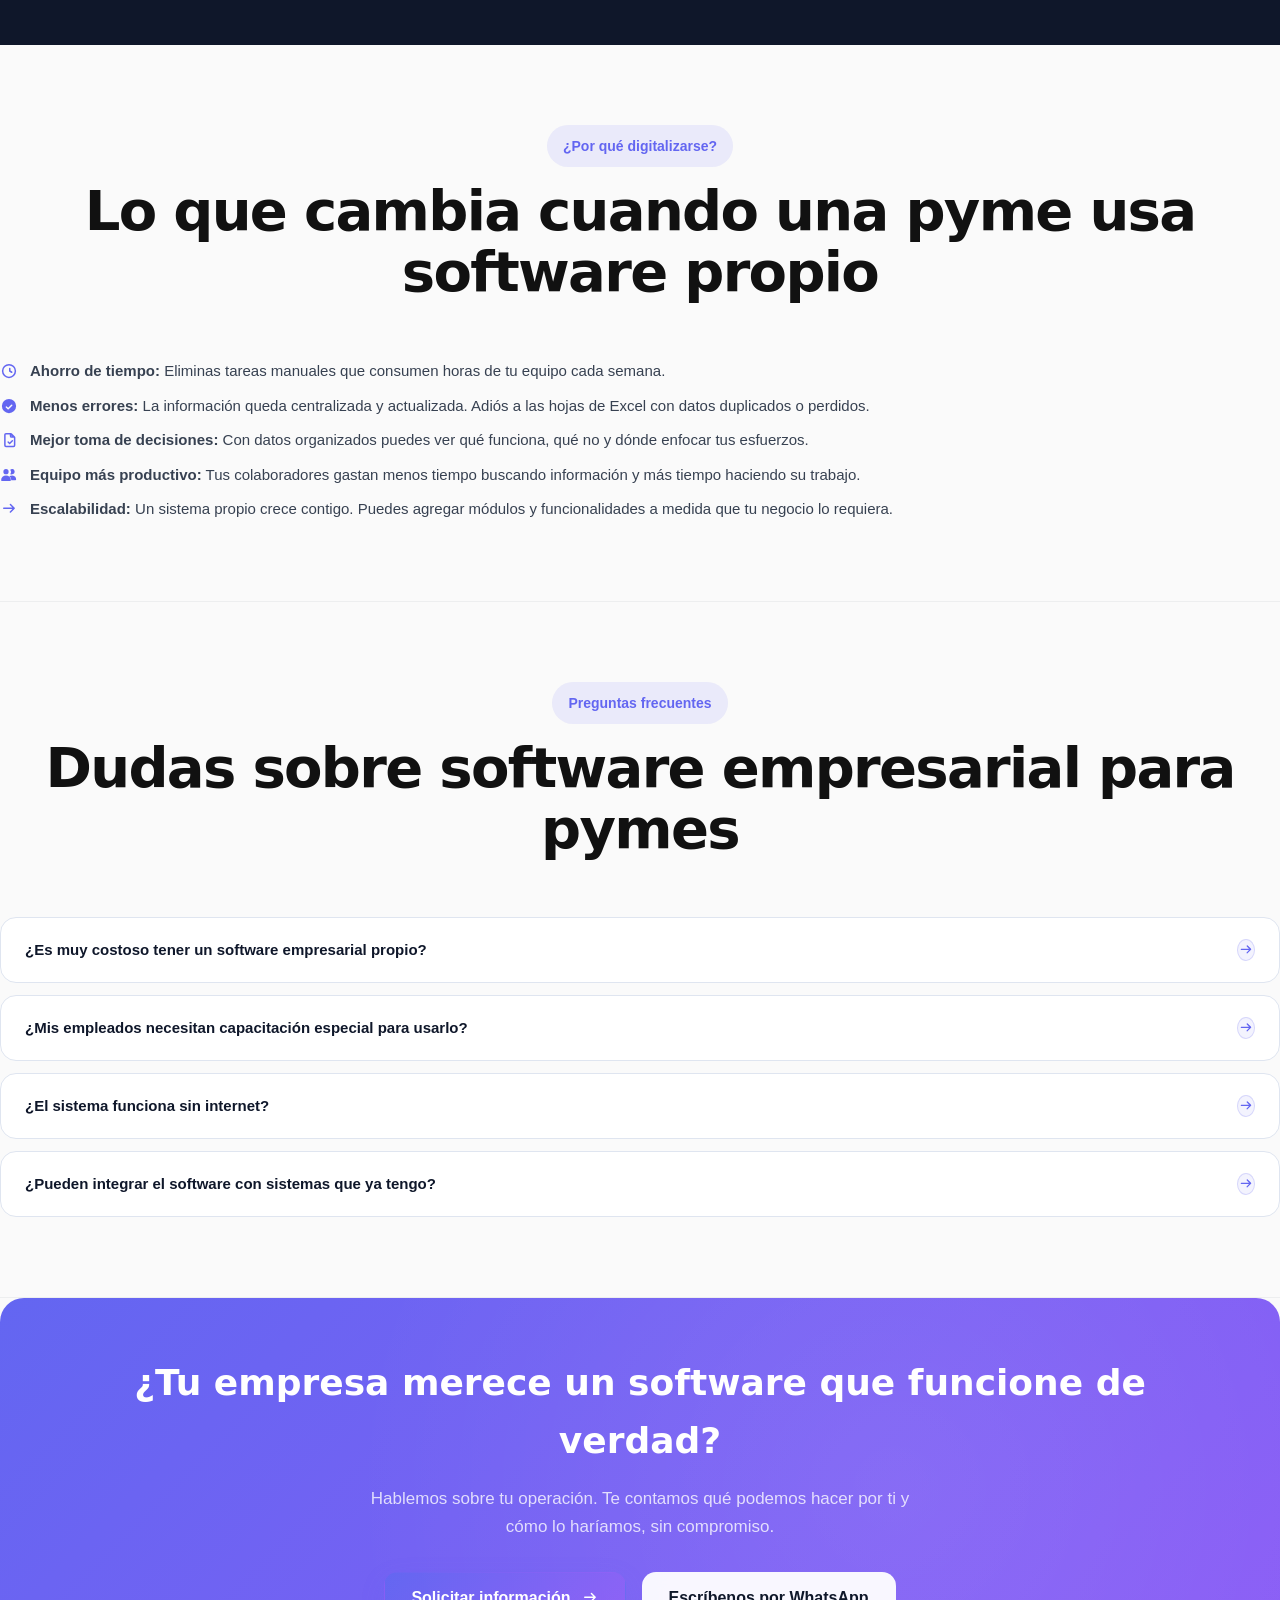
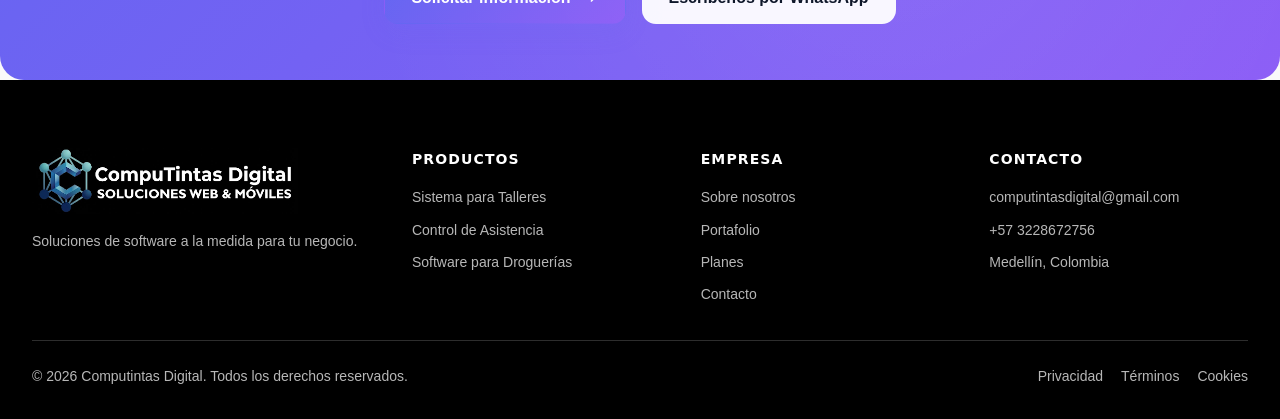
<file: software-empresarial/index.html>
<!DOCTYPE html>
<html lang="es">
<head>
  <meta charset="UTF-8" />
  <meta name="viewport" content="width=device-width, initial-scale=1.0" />
  <title>Software Empresarial para Pymes | Computintas Digital</title>
  <meta name="description" content="Software empresarial personalizado para pequeñas y medianas empresas en Colombia. Automatiza tus procesos operativos sin pagar por funciones que no necesitas." />
  <link rel="canonical" href="https://computintasdigital.com/software-empresarial/" />
  <link rel="icon" type="image/png" href="/favicon.png" />
  <link rel="stylesheet" href="/assets/css/styles.css?v=191" />
  <link rel="stylesheet" href="/assets/css/page-styles.css?v=1" />
</head>
<body>

  <div id="site-header-placeholder"></div>

  <main>

    <!-- HERO -->
    <section class="page-hero">
      <div class="page-breadcrumb">
        <a href="/">Inicio</a> / <span>Software Empresarial</span>
      </div>
      <span class="page-hero-badge badge badge-primary">Digitalización Pyme</span>
      <h1>Software empresarial pensado para pymes colombianas</h1>
      <p>No todas las empresas necesitan un ERP gigante. Construimos software empresarial que se adapta a tu operación real: simple, funcional y sin costos innecesarios.</p>
      <div style="display:flex;gap:1rem;flex-wrap:wrap;justify-content:center;margin-top:1.5rem;">
        <a href="/contacto/" class="btn btn-primary">
          Cuéntanos tu necesidad
          <svg class="icon"><use href="#i-arrow-right"></use></svg>
        </a>
        <a href="/portafolio/" class="btn btn-outline">Ver ejemplos reales</a>
      </div>
    </section>

    <!-- SOFTWARE A MEDIDA VS ERP GENÉRICO -->
    <section class="page-section">
      <div class="section-header">
        <span class="badge badge-primary">La diferencia importa</span>
        <h2>Software a la medida vs. ERP genérico: ¿cuál te conviene?</h2>
        <p>Muchas pymes caen en la trampa de comprar sistemas complejos que nunca terminan de implementar. Aquí te explicamos por qué el enfoque a la medida funciona mejor.</p>
      </div>
      <div class="two-col">
        <div class="two-col-text reveal-on-scroll">
          <h3 style="color:var(--color-primary,#4f46e5);margin-bottom:1rem;">✔ Software a la medida</h3>
          <ul class="benefit-list">
            <li>
              <svg class="icon"><use href="#i-check-circle"></use></svg>
              <span>Diseñado exactamente para tu proceso operativo</span>
            </li>
            <li>
              <svg class="icon"><use href="#i-check-circle"></use></svg>
              <span>Solo pagas por lo que realmente vas a usar</span>
            </li>
            <li>
              <svg class="icon"><use href="#i-check-circle"></use></svg>
              <span>Implementación más rápida y con menor curva de aprendizaje</span>
            </li>
            <li>
              <svg class="icon"><use href="#i-check-circle"></use></svg>
              <span>Se adapta a ti, no al revés</span>
            </li>
            <li>
              <svg class="icon"><use href="#i-check-circle"></use></svg>
              <span>Soporte directo con quien lo construyó</span>
            </li>
          </ul>
        </div>
        <div class="two-col-text reveal-on-scroll">
          <h3 style="color:#6b7280;margin-bottom:1rem;">✗ ERP genérico</h3>
          <ul class="benefit-list">
            <li>
              <svg class="icon" style="opacity:.5;"><use href="#i-check-circle"></use></svg>
              <span style="color:#6b7280;">Pensado para el promedio de todas las empresas</span>
            </li>
            <li>
              <svg class="icon" style="opacity:.5;"><use href="#i-check-circle"></use></svg>
              <span style="color:#6b7280;">Pagas módulos que no usarás jamás</span>
            </li>
            <li>
              <svg class="icon" style="opacity:.5;"><use href="#i-check-circle"></use></svg>
              <span style="color:#6b7280;">Implementación larga y costosa</span>
            </li>
            <li>
              <svg class="icon" style="opacity:.5;"><use href="#i-check-circle"></use></svg>
              <span style="color:#6b7280;">Tu empresa se adapta al sistema</span>
            </li>
            <li>
              <svg class="icon" style="opacity:.5;"><use href="#i-check-circle"></use></svg>
              <span style="color:#6b7280;">Soporte genérico con tiempos de espera largos</span>
            </li>
          </ul>
        </div>
      </div>
    </section>

    <!-- MÓDULOS / SOLUCIONES -->
    <section class="page-section-alt">
      <div class="section-header">
        <span class="badge badge-primary">Soluciones disponibles</span>
        <h2>Módulos y sistemas que podemos desarrollar para tu empresa</h2>
        <p>Cada solución puede adaptarse a las necesidades específicas de tu negocio.</p>
      </div>
      <div class="feature-grid">
        <div class="feature-card reveal-on-scroll">
          <div class="feature-icon">
            <svg class="icon icon-lg"><use href="#i-file"></use></svg>
          </div>
          <h3>Gestión de clientes (CRM básico)</h3>
          <p>Registro de clientes, historial de interacciones, seguimiento de cotizaciones y recordatorios de seguimiento.</p>
        </div>
        <div class="feature-card reveal-on-scroll">
          <div class="feature-icon">
            <svg class="icon icon-lg"><use href="#i-wrench"></use></svg>
          </div>
          <h3>Control de inventario</h3>
          <p>Entradas, salidas, alertas de stock mínimo y trazabilidad de productos. Ideal para talleres, ferreterías y tiendas.</p>
        </div>
        <div class="feature-card reveal-on-scroll">
          <div class="feature-icon">
            <svg class="icon icon-lg"><use href="#i-users"></use></svg>
          </div>
          <h3>Gestión de personal</h3>
          <p>Control de asistencia, turnos, ausencias y liquidación de horas extra. Sin hojas de Excel propensas a errores.</p>
        </div>
        <div class="feature-card reveal-on-scroll">
          <div class="feature-icon">
            <svg class="icon icon-lg"><use href="#i-clock"></use></svg>
          </div>
          <h3>Órdenes de trabajo</h3>
          <p>Creación, asignación y seguimiento de órdenes. Perfecto para talleres mecánicos, empresas de mantenimiento y servicios técnicos.</p>
        </div>
        <div class="feature-card reveal-on-scroll">
          <div class="feature-icon">
            <svg class="icon icon-lg"><use href="#i-map"></use></svg>
          </div>
          <h3>Rastreo y logística</h3>
          <p>Seguimiento de vehículos, activos o entregas mediante GPS. Visualización en tiempo real y reportes históricos.</p>
        </div>
        <div class="feature-card reveal-on-scroll">
          <div class="feature-icon">
            <svg class="icon icon-lg"><use href="#i-check-circle"></use></svg>
          </div>
          <h3>Reportes y dashboards</h3>
          <p>Paneles de control con los indicadores clave de tu operación. Información clara para tomar mejores decisiones.</p>
        </div>
      </div>
    </section>

    <!-- INDUSTRIAS -->
    <section class="page-section-dark">
      <div class="section-header">
        <span class="badge badge-primary">Industrias que atendemos</span>
        <h2>¿Tu sector está aquí?</h2>
        <p>Hemos desarrollado software para distintos tipos de negocios en Colombia. Si el tuyo no está, cuéntanos: probablemente también podemos ayudarte.</p>
      </div>
      <div class="feature-grid reveal-on-scroll">
        <div class="feature-card">
          <div class="feature-icon"><svg class="icon icon-lg"><use href="#i-wrench"></use></svg></div>
          <h3>Talleres mecánicos</h3>
          <p>Gestión de vehículos, órdenes de servicio, historial mecánico y control de repuestos.</p>
        </div>
        <div class="feature-card">
          <div class="feature-icon"><svg class="icon icon-lg"><use href="#i-file"></use></svg></div>
          <h3>Droguerías y farmacias</h3>
          <p>Actas de recepción, control de vencimientos, registro de proveedores y trazabilidad de medicamentos.</p>
        </div>
        <div class="feature-card">
          <div class="feature-icon"><svg class="icon icon-lg"><use href="#i-users"></use></svg></div>
          <h3>Empresas comerciales</h3>
          <p>Control de inventario, ventas, clientes y reportes de movimiento. Para negocios que mueven productos.</p>
        </div>
        <div class="feature-card">
          <div class="feature-icon"><svg class="icon icon-lg"><use href="#i-headphones"></use></svg></div>
          <h3>Empresas de servicios</h3>
          <p>Gestión de contratos, seguimiento de clientes, facturación y control del equipo de trabajo.</p>
        </div>
      </div>
    </section>

    <!-- BENEFICIOS DE DIGITALIZARSE -->
    <section class="page-section">
      <div class="section-header">
        <span class="badge badge-primary">¿Por qué digitalizarse?</span>
        <h2>Lo que cambia cuando una pyme usa software propio</h2>
      </div>
      <ul class="benefit-list reveal-on-scroll">
        <li>
          <svg class="icon"><use href="#i-clock"></use></svg>
          <span><strong>Ahorro de tiempo:</strong> Eliminas tareas manuales que consumen horas de tu equipo cada semana.</span>
        </li>
        <li>
          <svg class="icon"><use href="#i-check-circle"></use></svg>
          <span><strong>Menos errores:</strong> La información queda centralizada y actualizada. Adiós a las hojas de Excel con datos duplicados o perdidos.</span>
        </li>
        <li>
          <svg class="icon"><use href="#i-file"></use></svg>
          <span><strong>Mejor toma de decisiones:</strong> Con datos organizados puedes ver qué funciona, qué no y dónde enfocar tus esfuerzos.</span>
        </li>
        <li>
          <svg class="icon"><use href="#i-users"></use></svg>
          <span><strong>Equipo más productivo:</strong> Tus colaboradores gastan menos tiempo buscando información y más tiempo haciendo su trabajo.</span>
        </li>
        <li>
          <svg class="icon"><use href="#i-arrow-right"></use></svg>
          <span><strong>Escalabilidad:</strong> Un sistema propio crece contigo. Puedes agregar módulos y funcionalidades a medida que tu negocio lo requiera.</span>
        </li>
      </ul>
    </section>

    <!-- FAQ -->
    <section class="page-section-alt">
      <div class="section-header">
        <span class="badge badge-primary">Preguntas frecuentes</span>
        <h2>Dudas sobre software empresarial para pymes</h2>
      </div>
      <div class="faq-list">
        <div class="faq-item">
          <button class="faq-question" aria-expanded="false">
            <span>¿Es muy costoso tener un software empresarial propio?</span>
            <svg class="icon faq-icon"><use href="#i-arrow-right"></use></svg>
          </button>
          <div class="faq-answer">
            <div class="faq-answer-inner">
              <p>No necesariamente. Al desarrollar solo lo que necesitas, el costo es proporcional al alcance real del proyecto. Además, es una inversión que se paga sola con el ahorro de tiempo y la reducción de errores.</p>
            </div>
          </div>
        </div>
        <div class="faq-item">
          <button class="faq-question" aria-expanded="false">
            <span>¿Mis empleados necesitan capacitación especial para usarlo?</span>
            <svg class="icon faq-icon"><use href="#i-arrow-right"></use></svg>
          </button>
          <div class="faq-answer">
            <div class="faq-answer-inner">
              <p>Diseñamos interfaces simples e intuitivas pensadas para usuarios que no son técnicos. Además, hacemos una sesión de capacitación con tu equipo antes de la entrega final.</p>
            </div>
          </div>
        </div>
        <div class="faq-item">
          <button class="faq-question" aria-expanded="false">
            <span>¿El sistema funciona sin internet?</span>
            <svg class="icon faq-icon"><use href="#i-arrow-right"></use></svg>
          </button>
          <div class="faq-answer">
            <div class="faq-answer-inner">
              <p>Depende del diseño del proyecto. Algunos sistemas funcionan en red local sin internet; otros requieren conexión. Lo definimos según las necesidades de tu empresa durante el diagnóstico inicial.</p>
            </div>
          </div>
        </div>
        <div class="faq-item">
          <button class="faq-question" aria-expanded="false">
            <span>¿Pueden integrar el software con sistemas que ya tengo?</span>
            <svg class="icon faq-icon"><use href="#i-arrow-right"></use></svg>
          </button>
          <div class="faq-answer">
            <div class="faq-answer-inner">
              <p>Sí, en muchos casos es posible. Evaluamos qué herramientas usas actualmente y definimos si hay una forma de conectarlas para evitar duplicar trabajo o información.</p>
            </div>
          </div>
        </div>
      </div>
    </section>

    <!-- CTA FINAL -->
    <section class="cta-banner">
      <h2>¿Tu empresa merece un software que funcione de verdad?</h2>
      <p>Hablemos sobre tu operación. Te contamos qué podemos hacer por ti y cómo lo haríamos, sin compromiso.</p>
      <div class="cta-banner-actions">
        <a href="/contacto/" class="btn btn-primary">
          Solicitar información
          <svg class="icon"><use href="#i-arrow-right"></use></svg>
        </a>
        <a href="https://wa.me/573228672756" target="_blank" rel="noopener noreferrer" class="btn btn-light">
          Escríbenos por WhatsApp
        </a>
      </div>
    </section>

  </main>

  <div id="site-footer-placeholder"></div>

  <script src="/assets/js/components.js"></script>
  <script src="/assets/js/page-faq.js"></script>
</body>
</html>
</file>
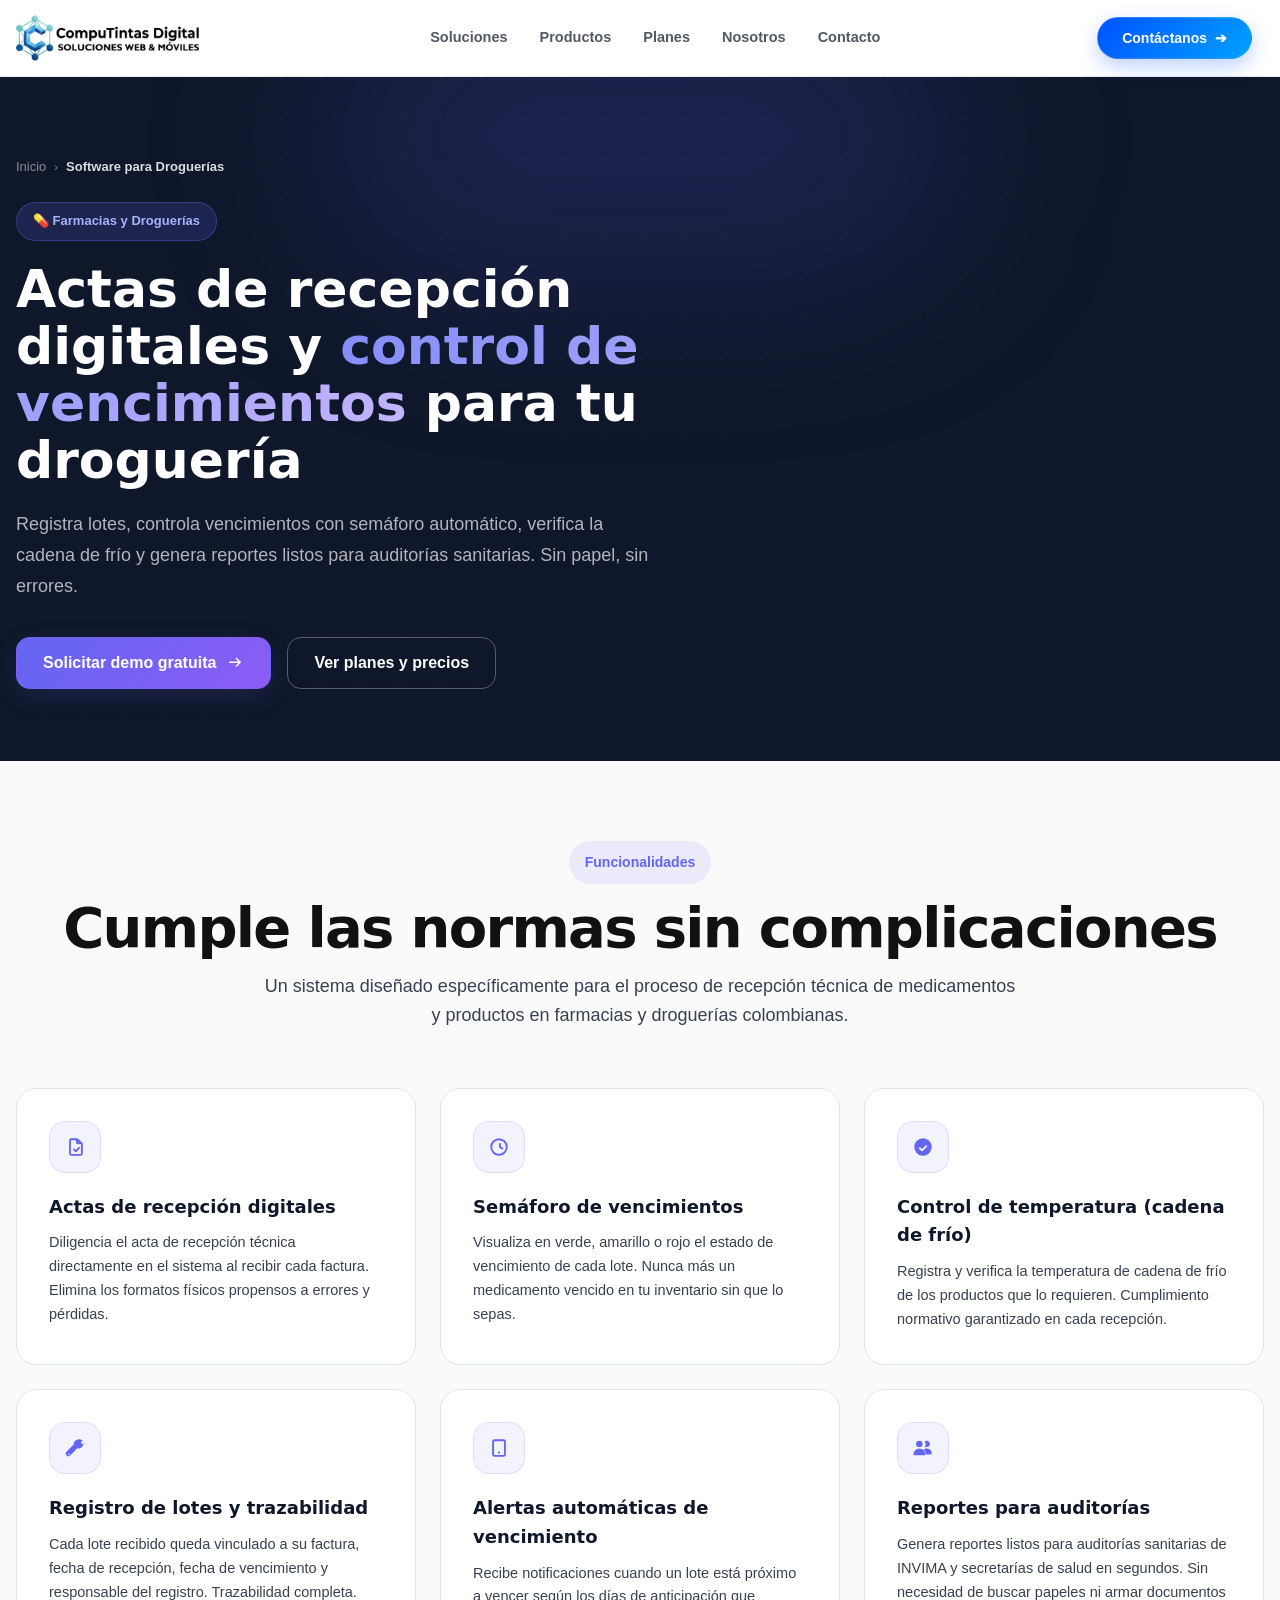
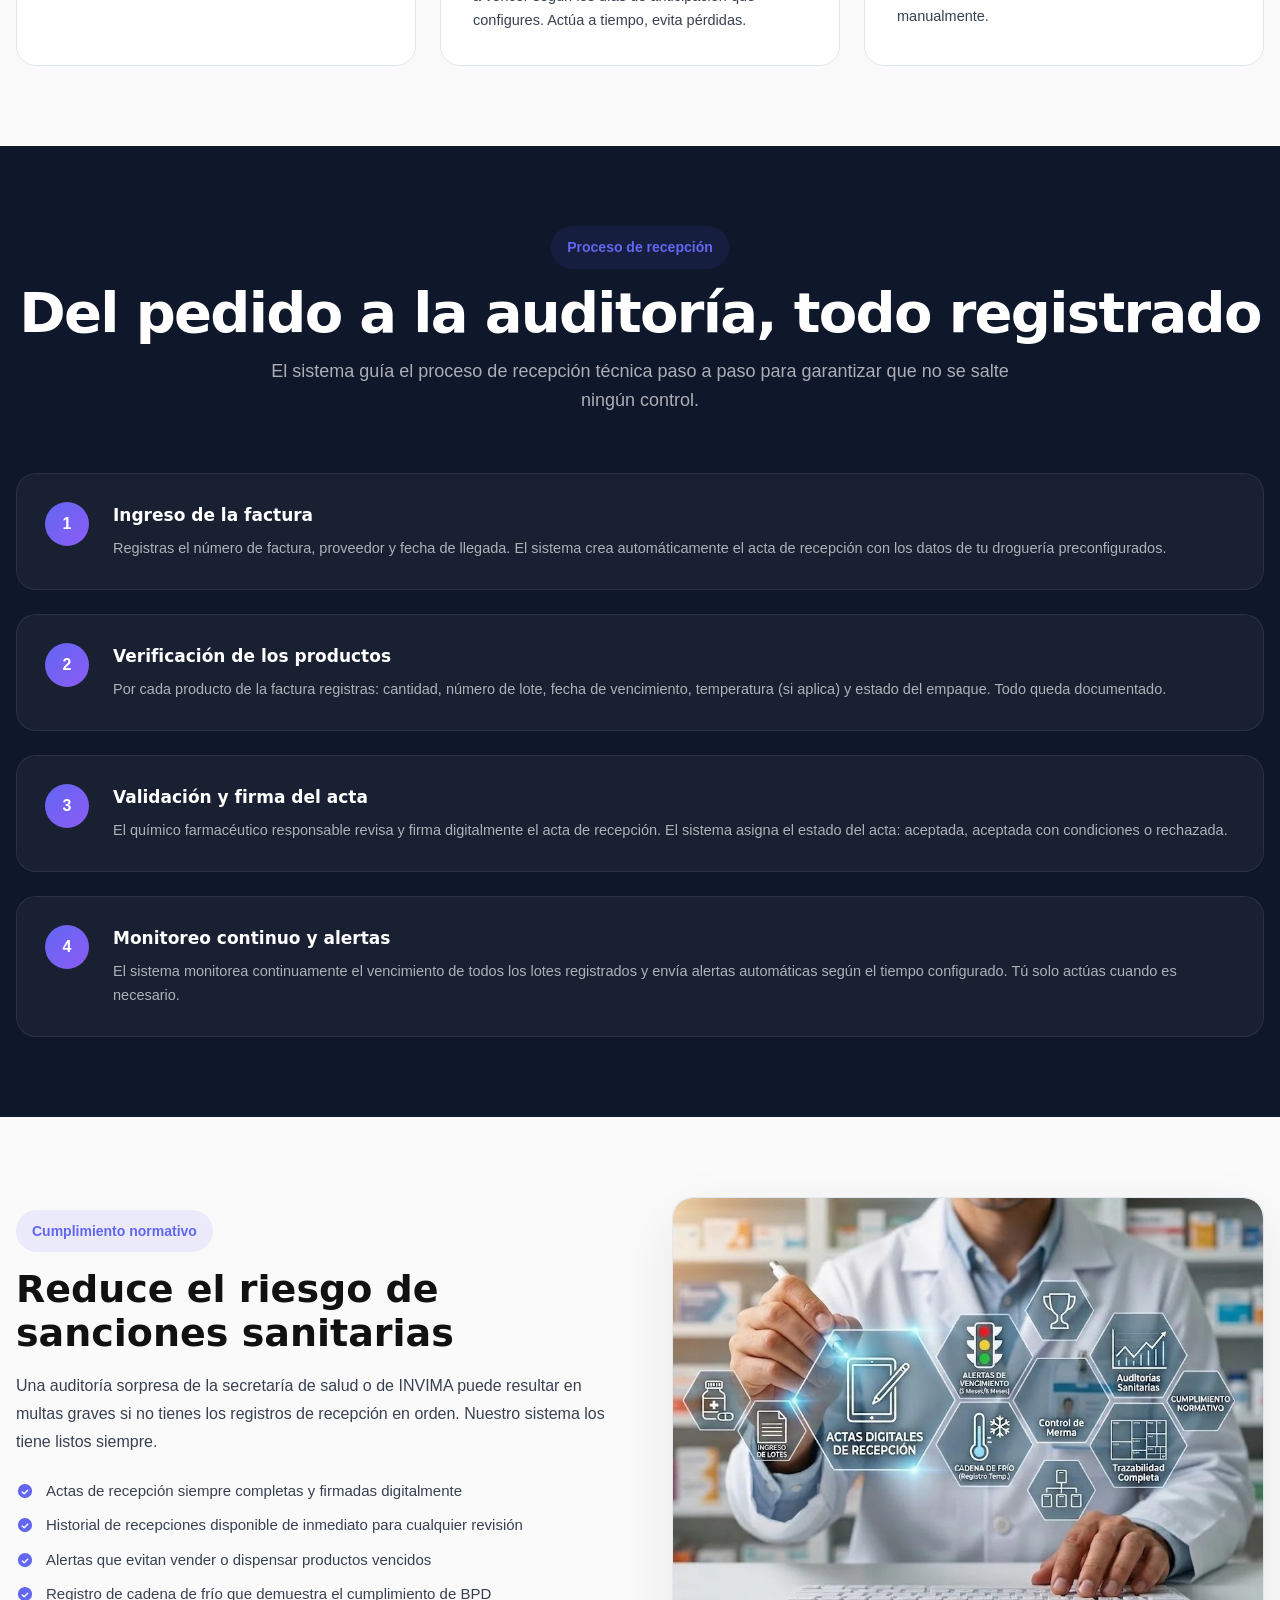
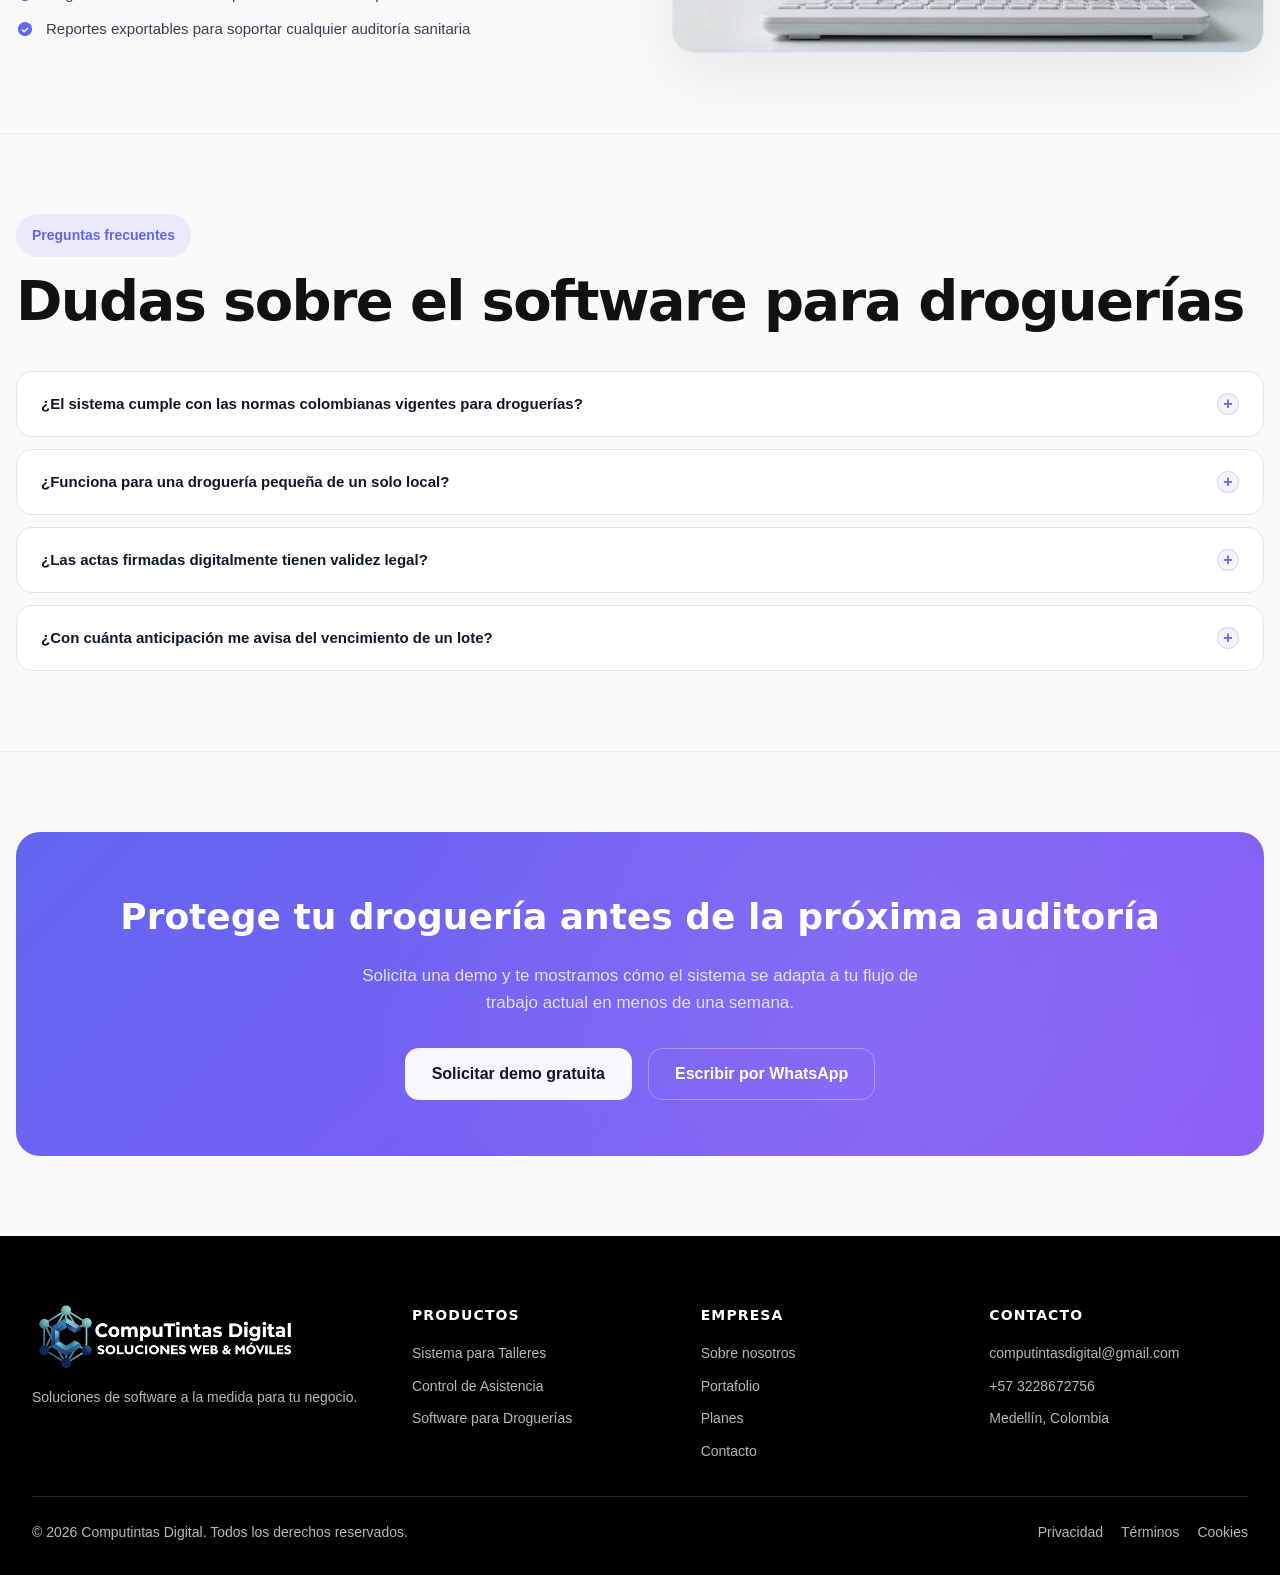
<file: software-para-droguerias/index.html>
<!DOCTYPE html>
<html lang="es">
<head>
  <meta charset="utf-8"/>
  <meta content="width=device-width, initial-scale=1.0" name="viewport"/>
  <title>Software para Droguerías y Farmacias | Computintas Digital</title>
  <meta name="description" content="Sistema de actas de recepción digital para droguerías y farmacias en Colombia. Control de vencimientos, lotes y cadena de frío con alertas automáticas para cumplimiento normativo."/>
  <meta name="keywords" content="software farmacias Colombia, sistema droguerías, actas recepción medicamentos, control vencimientos farmacia, software normativo invima"/>
  <link rel="canonical" href="https://computintasdigital.com/software-para-droguerias"/>
  <link href="/favicon.png" rel="icon" type="image/png"/>
  <link rel="stylesheet" href="/assets/css/styles.css?v=191"/>
  <link rel="stylesheet" href="/assets/css/page-styles.css?v=1"/>
</head>
<body>

<div id="site-header-placeholder"></div>

<main>
  <!-- HERO -->
  <section class="page-hero">
    <div class="container">
      <nav class="page-breadcrumb" aria-label="Breadcrumb">
        <a href="/">Inicio</a>
        <span class="sep">›</span>
        <span class="current">Software para Droguerías</span>
      </nav>
      <div class="page-hero-badge">💊 Farmacias y Droguerías</div>
      <h1>Actas de recepción digitales y <span>control de vencimientos</span> para tu droguería</h1>
      <p>Registra lotes, controla vencimientos con semáforo automático, verifica la cadena de frío y genera reportes listos para auditorías sanitarias. Sin papel, sin errores.</p>
      <div class="page-hero-actions">
        <a class="btn btn-primary" href="/contacto">
          Solicitar demo gratuita
          <svg aria-hidden="true" class="icon"><use href="#i-arrow-right"></use></svg>
        </a>
        <a class="btn btn-outline" href="/#planes">Ver planes y precios</a>
      </div>
    </div>
  </section>

  <!-- FUNCIONALIDADES -->
  <section class="page-section">
    <div class="container">
      <div class="section-header reveal-on-scroll">
        <span class="badge badge-primary">Funcionalidades</span>
        <h2>Cumple las normas sin complicaciones</h2>
        <p>Un sistema diseñado específicamente para el proceso de recepción técnica de medicamentos y productos en farmacias y droguerías colombianas.</p>
      </div>
      <div class="feature-grid">
        <div class="feature-card reveal-on-scroll">
          <div class="feature-icon">
            <svg class="icon-lg"><use href="#i-file"></use></svg>
          </div>
          <h3>Actas de recepción digitales</h3>
          <p>Diligencia el acta de recepción técnica directamente en el sistema al recibir cada factura. Elimina los formatos físicos propensos a errores y pérdidas.</p>
        </div>
        <div class="feature-card reveal-on-scroll">
          <div class="feature-icon">
            <svg class="icon-lg"><use href="#i-clock"></use></svg>
          </div>
          <h3>Semáforo de vencimientos</h3>
          <p>Visualiza en verde, amarillo o rojo el estado de vencimiento de cada lote. Nunca más un medicamento vencido en tu inventario sin que lo sepas.</p>
        </div>
        <div class="feature-card reveal-on-scroll">
          <div class="feature-icon">
            <svg class="icon-lg"><use href="#i-check-circle"></use></svg>
          </div>
          <h3>Control de temperatura (cadena de frío)</h3>
          <p>Registra y verifica la temperatura de cadena de frío de los productos que lo requieren. Cumplimiento normativo garantizado en cada recepción.</p>
        </div>
        <div class="feature-card reveal-on-scroll">
          <div class="feature-icon">
            <svg class="icon-lg"><use href="#i-wrench"></use></svg>
          </div>
          <h3>Registro de lotes y trazabilidad</h3>
          <p>Cada lote recibido queda vinculado a su factura, fecha de recepción, fecha de vencimiento y responsable del registro. Trazabilidad completa.</p>
        </div>
        <div class="feature-card reveal-on-scroll">
          <div class="feature-icon">
            <svg class="icon-lg"><use href="#i-phone"></use></svg>
          </div>
          <h3>Alertas automáticas de vencimiento</h3>
          <p>Recibe notificaciones cuando un lote está próximo a vencer según los días de anticipación que configures. Actúa a tiempo, evita pérdidas.</p>
        </div>
        <div class="feature-card reveal-on-scroll">
          <div class="feature-icon">
            <svg class="icon-lg"><use href="#i-users"></use></svg>
          </div>
          <h3>Reportes para auditorías</h3>
          <p>Genera reportes listos para auditorías sanitarias de INVIMA y secretarías de salud en segundos. Sin necesidad de buscar papeles ni armar documentos manualmente.</p>
        </div>
      </div>
    </div>
  </section>

  <!-- CÓMO FUNCIONA -->
  <section class="page-section-dark">
    <div class="container">
      <div class="section-header reveal-on-scroll">
        <span class="badge badge-primary">Proceso de recepción</span>
        <h2 style="color:#ffffff !important;">Del pedido a la auditoría, todo registrado</h2>
        <p style="color:rgba(255,255,255,0.65);">El sistema guía el proceso de recepción técnica paso a paso para garantizar que no se salte ningún control.</p>
      </div>
      <div class="steps-list">
        <div class="step-item reveal-on-scroll">
          <div class="step-number">1</div>
          <div class="step-content">
            <h3>Ingreso de la factura</h3>
            <p>Registras el número de factura, proveedor y fecha de llegada. El sistema crea automáticamente el acta de recepción con los datos de tu droguería preconfigurados.</p>
          </div>
        </div>
        <div class="step-item reveal-on-scroll">
          <div class="step-number">2</div>
          <div class="step-content">
            <h3>Verificación de los productos</h3>
            <p>Por cada producto de la factura registras: cantidad, número de lote, fecha de vencimiento, temperatura (si aplica) y estado del empaque. Todo queda documentado.</p>
          </div>
        </div>
        <div class="step-item reveal-on-scroll">
          <div class="step-number">3</div>
          <div class="step-content">
            <h3>Validación y firma del acta</h3>
            <p>El químico farmacéutico responsable revisa y firma digitalmente el acta de recepción. El sistema asigna el estado del acta: aceptada, aceptada con condiciones o rechazada.</p>
          </div>
        </div>
        <div class="step-item reveal-on-scroll">
          <div class="step-number">4</div>
          <div class="step-content">
            <h3>Monitoreo continuo y alertas</h3>
            <p>El sistema monitorea continuamente el vencimiento de todos los lotes registrados y envía alertas automáticas según el tiempo configurado. Tú solo actúas cuando es necesario.</p>
          </div>
        </div>
      </div>
    </div>
  </section>

  <!-- BENEFICIOS -->
  <section class="page-section">
    <div class="container">
      <div class="two-col reveal-on-scroll">
        <div class="two-col-text">
          <span class="badge badge-primary" style="margin-bottom:16px;">Cumplimiento normativo</span>
          <h2>Reduce el riesgo de sanciones sanitarias</h2>
          <p>Una auditoría sorpresa de la secretaría de salud o de INVIMA puede resultar en multas graves si no tienes los registros de recepción en orden. Nuestro sistema los tiene listos siempre.</p>
          <ul class="benefit-list">
            <li>
              <svg class="icon"><use href="#i-check-circle"></use></svg>
              Actas de recepción siempre completas y firmadas digitalmente
            </li>
            <li>
              <svg class="icon"><use href="#i-check-circle"></use></svg>
              Historial de recepciones disponible de inmediato para cualquier revisión
            </li>
            <li>
              <svg class="icon"><use href="#i-check-circle"></use></svg>
              Alertas que evitan vender o dispensar productos vencidos
            </li>
            <li>
              <svg class="icon"><use href="#i-check-circle"></use></svg>
              Registro de cadena de frío que demuestra el cumplimiento de BPD
            </li>
            <li>
              <svg class="icon"><use href="#i-check-circle"></use></svg>
              Reportes exportables para soportar cualquier auditoría sanitaria
            </li>
          </ul>
        </div>
        <div class="two-col-media">
          <img src="/assets/img/actas_recepcion.jpg" alt="Software de actas de recepción para droguerías - Computintas Digital" loading="lazy"/>
        </div>
      </div>
    </div>
  </section>

  <!-- FAQ -->
  <section class="page-section-alt">
    <div class="container">
      <div class="section-header reveal-on-scroll" style="text-align:left; margin-bottom:0;">
        <span class="badge badge-primary">Preguntas frecuentes</span>
        <h2>Dudas sobre el software para droguerías</h2>
      </div>
      <div class="faq-list">
        <div class="faq-item">
          <button class="faq-question" aria-expanded="false">
            ¿El sistema cumple con las normas colombianas vigentes para droguerías?
            <span class="faq-icon">+</span>
          </button>
          <div class="faq-answer">
            <div class="faq-answer-inner">El sistema está diseñado para cubrir los requisitos documentales del proceso de recepción técnica de medicamentos según la normativa de BPD (Buenas Prácticas de Dispensación) vigente en Colombia.</div>
          </div>
        </div>
        <div class="faq-item">
          <button class="faq-question" aria-expanded="false">
            ¿Funciona para una droguería pequeña de un solo local?
            <span class="faq-icon">+</span>
          </button>
          <div class="faq-answer">
            <div class="faq-answer-inner">Sí, perfectamente. El sistema se adapta tanto a una droguería pequeña de un local como a cadenas con múltiples puntos. El plan básico está diseñado pensando en establecimientos independientes.</div>
          </div>
        </div>
        <div class="faq-item">
          <button class="faq-question" aria-expanded="false">
            ¿Las actas firmadas digitalmente tienen validez legal?
            <span class="faq-icon">+</span>
          </button>
          <div class="faq-answer">
            <div class="faq-answer-inner">Las actas se generan con registro de fecha, hora, IP y usuario responsable, lo que las hace trazables y verificables. Para uso interno y documentación ante autoridades sanitarias tienen plena validez como soporte documental.</div>
          </div>
        </div>
        <div class="faq-item">
          <button class="faq-question" aria-expanded="false">
            ¿Con cuánta anticipación me avisa del vencimiento de un lote?
            <span class="faq-icon">+</span>
          </button>
          <div class="faq-answer">
            <div class="faq-answer-inner">Puedes configurar los días de anticipación para cada alerta: por ejemplo, avisar a 90, 60 y 30 días antes del vencimiento. El sistema envía alertas automáticas según esta configuración.</div>
          </div>
        </div>
      </div>
    </div>
  </section>

  <!-- CTA FINAL -->
  <section class="page-section">
    <div class="container">
      <div class="cta-banner reveal-on-scroll">
        <h2>Protege tu droguería antes de la próxima auditoría</h2>
        <p>Solicita una demo y te mostramos cómo el sistema se adapta a tu flujo de trabajo actual en menos de una semana.</p>
        <div class="cta-banner-actions">
          <a class="btn btn-light" href="/contacto">Solicitar demo gratuita</a>
          <a class="btn btn-outline" href="https://wa.me/573228672756" target="_blank">Escribir por WhatsApp</a>
        </div>
      </div>
    </div>
  </section>
</main>

<div id="site-footer-placeholder"></div>

<script src="/assets/js/components.js"></script>
<script src="/assets/js/page-faq.js"></script>
</body>
</html>
</file>
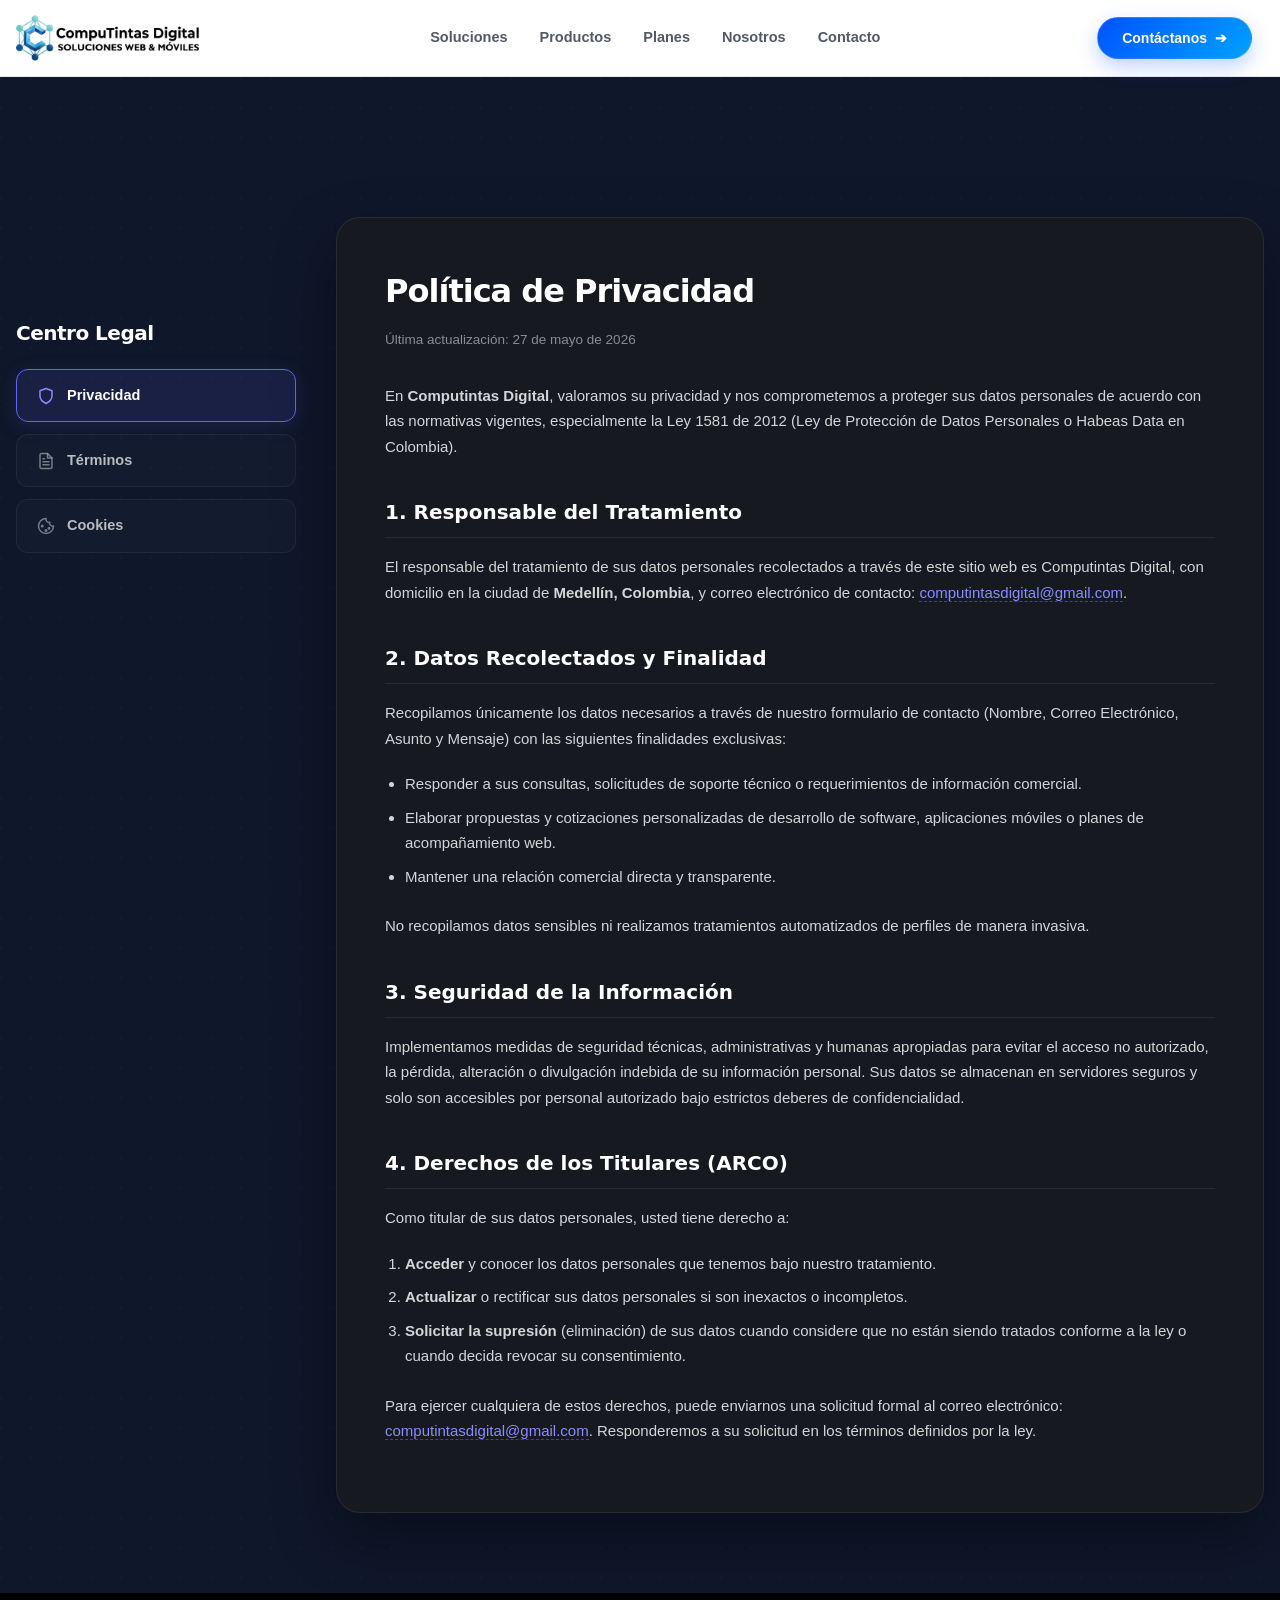
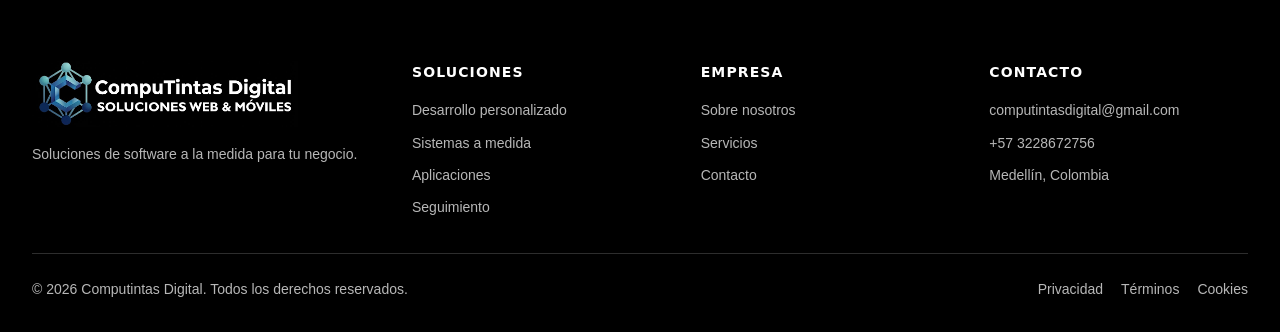
<file: legal.html>
<!DOCTYPE html>
<html lang="es">
<head>
  <meta charset="utf-8"/>
  <meta content="width=device-width, initial-scale=1.0" name="viewport"/>
  <title>Información Legal | Computintas Digital</title>
  <meta content="Políticas de privacidad, términos de servicio y políticas de cookies de Computintas Digital." name="description"/>
  <link href="favicon.png" rel="icon" type="image/png"/>
  <link href="apple-touch-icon.png" rel="apple-touch-icon"/>
  <link rel="stylesheet" href="assets/css/styles.css?v=188" />
</head>
<body>

  <!-- Header -->
  <header class="site-header">
    <div class="container">
      <div class="header-inner">
        <a aria-label="Computintas Digital" class="brand" href="index.html#inicio">
          <img alt="Computintas Digital" loading="lazy" src="assets/img/logo-computintas-header.png?v=4"/>
        </a>
        <nav aria-label="Principal" class="desktop-nav">
          <a href="index.html#servicios">Soluciones</a>
          <a href="index.html#productos">Productos</a>
          <a href="index.html#planes">Planes</a>
          <a href="index.html#nosotros">Nosotros</a>
          <a href="index.html#contacto">Contacto</a>
        </nav>
        <div class="header-actions">
          <a class="btn btn-primary desktop-cta" href="index.html#contacto">Contáctanos <span class="arrow">➔</span></a>
          <button aria-controls="mobileNav" aria-expanded="false" aria-label="Abrir menú" class="menu-toggle" id="menuToggle">
            <span></span>
          </button>
        </div>
      </div>
      <div class="mobile-nav" id="mobileNav">
        <div class="mobile-links">
          <a href="index.html#servicios">Soluciones</a>
          <a href="index.html#productos">Productos</a>
          <a href="index.html#planes">Planes</a>
          <a href="index.html#nosotros">Nosotros</a>
          <a href="index.html#contacto">Contacto</a>
          <a class="btn btn-primary" href="index.html#contacto">Contáctanos <span class="arrow">➔</span></a>
        </div>
      </div>
    </div>
  </header>

  <!-- Legal Section -->
  <main>
    <section class="legal-section">
      <div class="container">
        <div class="legal-grid">
          
          <!-- Sidebar Navigation -->
          <aside class="legal-sidebar">
            <h2>Centro Legal</h2>
            <nav class="legal-nav-tabs" aria-label="Navegación legal">
              <button class="legal-tab-btn active" data-tab="privacidad" aria-selected="true" role="tab">
                <svg viewBox="0 0 24 24" fill="none" stroke="currentColor" stroke-width="2" stroke-linecap="round" stroke-linejoin="round"><path d="M12 22s8-4 8-10V5l-8-3-8 3v7c0 6 8 10 8 10z"/></svg>
                <span>Privacidad</span>
              </button>
              <button class="legal-tab-btn" data-tab="terminos" aria-selected="false" role="tab">
                <svg viewBox="0 0 24 24" fill="none" stroke="currentColor" stroke-width="2" stroke-linecap="round" stroke-linejoin="round"><path d="M14 2H6a2 2 0 0 0-2 2v16a2 2 0 0 0 2 2h12a2 2 0 0 0 2-2V8z"/><polyline points="14 2 14 8 20 8"/><line x1="16" y1="13" x2="8" y2="13"/><line x1="16" y1="17" x2="8" y2="17"/><polyline points="10 9 9 9 8 9"/></svg>
                <span>Términos</span>
              </button>
              <button class="legal-tab-btn" data-tab="cookies" aria-selected="false" role="tab">
                <svg viewBox="0 0 24 24" fill="none" stroke="currentColor" stroke-width="2" stroke-linecap="round" stroke-linejoin="round"><path d="M12 2a10 10 0 1 0 10 10 4 4 0 0 1-5-5 4 4 0 0 1-5-5"/><circle cx="12" cy="18" r="1"/><circle cx="7" cy="12" r="1"/><circle cx="16" cy="15" r="1"/></svg>
                <span>Cookies</span>
              </button>
            </nav>
          </aside>

          <!-- Content Cards -->
          <div class="legal-content-container" role="tabpanel">
            
            <!-- Tab 1: Privacidad -->
            <article class="legal-content-card active" id="tab-privacidad">
              <h1>Política de Privacidad</h1>
              <span class="legal-date">Última actualización: 27 de mayo de 2026</span>
              <div class="legal-body">
                <p>En <strong>Computintas Digital</strong>, valoramos su privacidad y nos comprometemos a proteger sus datos personales de acuerdo con las normativas vigentes, especialmente la Ley 1581 de 2012 (Ley de Protección de Datos Personales o Habeas Data en Colombia).</p>
                
                <h2>1. Responsable del Tratamiento</h2>
                <p>El responsable del tratamiento de sus datos personales recolectados a través de este sitio web es Computintas Digital, con domicilio en la ciudad de <strong>Medellín, Colombia</strong>, y correo electrónico de contacto: <a href="mailto:computintasdigital@gmail.com">computintasdigital@gmail.com</a>.</p>
                
                <h2>2. Datos Recolectados y Finalidad</h2>
                <p>Recopilamos únicamente los datos necesarios a través de nuestro formulario de contacto (Nombre, Correo Electrónico, Asunto y Mensaje) con las siguientes finalidades exclusivas:</p>
                <ul>
                  <li>Responder a sus consultas, solicitudes de soporte técnico o requerimientos de información comercial.</li>
                  <li>Elaborar propuestas y cotizaciones personalizadas de desarrollo de software, aplicaciones móviles o planes de acompañamiento web.</li>
                  <li>Mantener una relación comercial directa y transparente.</li>
                </ul>
                <p>No recopilamos datos sensibles ni realizamos tratamientos automatizados de perfiles de manera invasiva.</p>

                <h2>3. Seguridad de la Información</h2>
                <p>Implementamos medidas de seguridad técnicas, administrativas y humanas apropiadas para evitar el acceso no autorizado, la pérdida, alteración o divulgación indebida de su información personal. Sus datos se almacenan en servidores seguros y solo son accesibles por personal autorizado bajo estrictos deberes de confidencialidad.</p>

                <h2>4. Derechos de los Titulares (ARCO)</h2>
                <p>Como titular de sus datos personales, usted tiene derecho a:</p>
                <ol>
                  <li><strong>Acceder</strong> y conocer los datos personales que tenemos bajo nuestro tratamiento.</li>
                  <li><strong>Actualizar</strong> o rectificar sus datos personales si son inexactos o incompletos.</li>
                  <li><strong>Solicitar la supresión</strong> (eliminación) de sus datos cuando considere que no están siendo tratados conforme a la ley o cuando decida revocar su consentimiento.</li>
                </ol>
                <p>Para ejercer cualquiera de estos derechos, puede enviarnos una solicitud formal al correo electrónico: <a href="mailto:computintasdigital@gmail.com">computintasdigital@gmail.com</a>. Responderemos a su solicitud en los términos definidos por la ley.</p>
              </div>
            </article>

            <!-- Tab 2: Términos -->
            <article class="legal-content-card" id="tab-terminos">
              <h1>Términos y Condiciones</h1>
              <span class="legal-date">Última actualización: 27 de mayo de 2026</span>
              <div class="legal-body">
                <p>Bienvenido al sitio web de <strong>Computintas Digital</strong>. Al acceder, navegar y utilizar este portal web, usted acepta y se compromete a cumplir con los presentes Términos y Condiciones de Uso. Si no está de acuerdo con alguno de ellos, le solicitamos abstenerse de utilizar nuestro sitio.</p>
                
                <h2>1. Objeto del Sitio Web</h2>
                <p>Este sitio web tiene un carácter exclusivamente informativo y de portafolio comercial. Su objetivo es dar a conocer los servicios profesionales de desarrollo de software a la medida, aplicaciones móviles, integraciones y los planes mensuales de acompañamiento tecnológico que ofrece Computintas Digital en Colombia y Latinoamérica.</p>
                
                <h2>2. Propiedad Intelectual</h2>
                <p>Todos los contenidos, marcas, logotipos, interfaces de usuario, textos, capturas de pantalla de productos demostrativos (como <em>Gestión de Taller</em>, <em>Aplicación de Asistencia</em>, <em>Seguimiento con Balizas</em> y <em>Actas de Recepción</em>) y código de programación expuestos en este sitio web son propiedad exclusiva de <strong>Computintas Digital</strong> o se utilizan bajo las licencias y autorizaciones correspondientes.</p>
                <p>Queda estrictamente prohibida la reproducción parcial o total, distribución, modificación o ingeniería inversa de cualquier elemento de este sitio web con fines comerciales sin el consentimiento previo y por escrito de Computintas Digital.</p>

                <h2>3. Uso Aceptable del Sitio</h2>
                <p>Usted se compromete a utilizar este sitio web de manera lícita, de buena fe y respetando el orden público. Queda prohibido:</p>
                <ul>
                  <li>Introducir virus, troyanos, gusanos u otro material malicioso que pueda dañar la infraestructura tecnológica del sitio.</li>
                  <li>Intentar obtener acceso no autorizado al servidor donde se aloja el sitio o a cualquier base de datos conectada al mismo.</li>
                  <li>Utilizar el formulario de contacto para enviar publicidad no solicitada (spam) o mensajes fraudulentos.</li>
                </ul>

                <h2>4. Limitación de Responsabilidad</h2>
                <p>Computintas Digital realiza esfuerzos continuos para asegurar la disponibilidad, exactitud y actualización de la información contenida en la web. Sin embargo, no se hace responsable por fallas temporales en el servidor de alojamiento, interrupciones del servicio de internet ajenas a nuestro control, ni por daños indirectos derivados del uso o imposibilidad de uso del portal.</p>
              </div>
            </article>

            <!-- Tab 3: Cookies -->
            <article class="legal-content-card" id="tab-cookies">
              <h1>Política de Cookies</h1>
              <span class="legal-date">Última actualización: 27 de mayo de 2026</span>
              <div class="legal-body">
                <p>Este sitio web utiliza cookies para asegurar su correcto funcionamiento, mejorar la experiencia de usuario y realizar análisis de rendimiento anónimos. Al continuar navegando, usted acepta el uso de las cookies descritas a continuación.</p>
                
                <h2>1. ¿Qué es una Cookie?</h2>
                <p>Una cookie es un pequeño archivo de texto que un sitio web almacena en el navegador de su computador o dispositivo móvil al visitarlo. Permite recordar información básica sobre sus preferencias de navegación y optimizar el rendimiento técnico del portal.</p>
                
                <h2>2. Cookies Utilizadas en este Sitio</h2>
                <p>Clasificamos las cookies que utilizamos en las siguientes categorías:</p>
                <ul>
                  <li><strong>Cookies Técnicas y Esenciales:</strong> Son absolutamente necesarias para permitir la navegación básica del sitio, tales como el funcionamiento correcto de los menús dinámicos, adaptabilidad responsiva en pantallas y visualización correcta del diseño glassmorphic. Estas cookies no recopilan información personal y no requieren su consentimiento.</li>
                  <li><strong>Cookies de Rendimiento y Análisis (Anónimas):</strong> Nos permiten entender cómo interactúan los visitantes con el sitio web (por ejemplo, qué secciones son las más visitadas, tiempos de permanencia). Toda la información recopilada por estas cookies es agregada y, por tanto, completamente anónima.</li>
                </ul>

                <h2>3. Gestión y Desactivación de Cookies</h2>
                <p>Usted puede configurar, bloquear o desactivar las cookies en cualquier momento a través de las opciones de configuración de su navegador web. Tenga en cuenta que si desactiva las cookies esenciales, es posible que algunas funciones visuales o la rapidez de carga de nuestro sitio web se vean afectadas.</p>
                <p>A continuación, le proporcionamos enlaces a las guías oficiales para configurar las cookies en los navegadores más utilizados:</p>
                <ul>
                  <li><a href="https://support.google.com/chrome/answer/95647" target="_blank" rel="noopener noreferrer">Google Chrome</a></li>
                  <li><a href="https://support.apple.com/es-es/guide/safari/sfri11471/mac" target="_blank" rel="noopener noreferrer">Apple Safari</a></li>
                  <li><a href="https://support.mozilla.org/es/kb/habilitar-y-deshabilitar-cookies-sitios-web-rastrear-preferencias" target="_blank" rel="noopener noreferrer">Mozilla Firefox</a></li>
                  <li><a href="https://support.microsoft.com/es-es/windows/eliminar-y-administrar-cookies-168dab11-0753-043d-7c16-ede5947fc64d" target="_blank" rel="noopener noreferrer">Microsoft Edge</a></li>
                </ul>
              </div>
            </article>

          </div>

        </div>
      </div>
    </section>
  </main>

  <!-- Footer -->
  <footer class="site-footer">
    <div class="site-footer-inner">
      <div class="footer-top">
        <div class="footer-brand">
          <img alt="Computintas Digital" loading="lazy" src="assets/img/logo-computintas-footer.png"/>
          <p>Soluciones de software a la medida para tu negocio.</p>
        </div>
        <div class="footer-column">
          <h3>Soluciones</h3>
          <ul>
            <li><a href="index.html#servicios">Desarrollo personalizado</a></li>
            <li><a href="index.html#servicios">Sistemas a medida</a></li>
            <li><a href="index.html#servicios">Aplicaciones</a></li>
            <li><a href="index.html#servicios">Seguimiento</a></li>
          </ul>
        </div>
        <div class="footer-column">
          <h3>Empresa</h3>
          <ul>
            <li><a href="index.html#nosotros">Sobre nosotros</a></li>
            <li><a href="index.html#servicios">Servicios</a></li>
            <li><a href="index.html#contacto">Contacto</a></li>
          </ul>
        </div>
        <div class="footer-column">
          <h3>Contacto</h3>
          <ul>
            <li><a href="mailto:computintasdigital@gmail.com">computintasdigital@gmail.com</a></li>
            <li><a href="https://wa.me/573228672756">+57 3228672756</a></li>
            <li>Medellín, Colombia</li>
          </ul>
        </div>
      </div>
      <div class="footer-divider">
        <p>© <span id="year"></span> Computintas Digital. Todos los derechos reservados.</p>
        <div class="footer-legal">
          <a href="legal.html?tab=privacidad">Privacidad</a>
          <a href="legal.html?tab=terminos">Términos</a>
          <a href="legal.html?tab=cookies">Cookies</a>
        </div>
      </div>
    </div>
  </footer>

  <!-- Scripts -->
  <script src="assets/js/main.js?v=114"></script>
  <script>
    document.addEventListener("DOMContentLoaded", function () {
      const tabBtns = document.querySelectorAll(".legal-tab-btn");
      const contentCards = document.querySelectorAll(".legal-content-card");

      function switchTab(tabId) {
        // Desactivar todos los botones y tarjetas
        tabBtns.forEach(btn => {
          btn.classList.remove("active");
          btn.setAttribute("aria-selected", "false");
        });
        contentCards.forEach(card => card.classList.remove("active"));

        // Activar la seleccionada
        const targetBtn = document.querySelector(`.legal-tab-btn[data-tab="${tabId}"]`);
        const targetCard = document.getElementById(`tab-${tabId}`);

        if (targetBtn && targetCard) {
          targetBtn.classList.add("active");
          targetBtn.setAttribute("aria-selected", "true");
          targetCard.classList.add("active");
          
          // Actualizar URL sin recargar para mantener consistencia
          const newUrl = window.location.pathname + `?tab=${tabId}`;
          window.history.replaceState({ tab: tabId }, "", newUrl);
        }
      }

      // Escuchadores de eventos para clicks en botones de pestañas
      tabBtns.forEach(btn => {
        btn.addEventListener("click", function () {
          const tabId = this.getAttribute("data-tab");
          switchTab(tabId);
        });
      });

      // Parsing de parámetros URL al cargar la página
      const urlParams = new URLSearchParams(window.location.search);
      const initialTab = urlParams.get("tab");

      const validTabs = ["privacidad", "terminos", "cookies"];
      if (initialTab && validTabs.includes(initialTab)) {
        switchTab(initialTab);
        
        // Scroll suave al contenedor en pantallas pequeñas
        if (window.innerWidth <= 920) {
          setTimeout(() => {
            const container = document.querySelector(".legal-content-container");
            if (container) {
              container.scrollIntoView({ behavior: "smooth", block: "start" });
            }
          }, 300);
        }
      }
    });
  </script>
</body>
</html>
</file>
<file: assets/css/styles.css>
/* Estilos principales del sitio Computintas Digital.
   Extraídos desde el HTML original para facilitar mantenimiento en Antigravity. */

:root {
      --background: #fafafa;
      --foreground: #111111;
      --card: #ffffff;
      --card-foreground: #111111;
      --primary: #6366f1;
      --primary-strong: #4f46e5;
      --primary-gradient: linear-gradient(135deg, #6366f1 0%, #8b5cf6 100%);
      --primary-foreground: #ffffff;
      --secondary: #0f172a;
      --secondary-foreground: #f8fafc;
      --muted: #f1f5f9;
      --muted-foreground: #374151; /* Cambiado de #64748b al elegante gris pizarra #374151 */
      --border: #e2e8f0;
      --input: #f1f5f9;
      --success: #10b981;
      --shadow-sm: 0 4px 12px rgba(15, 23, 42, 0.04);
      --shadow: 0 20px 60px rgba(15, 23, 42, 0.08);
      --shadow-lg: 0 30px 80px rgba(15, 23, 42, 0.16);
      --shadow-primary: 0 16px 40px rgba(99, 102, 241, 0.25);
      --radius: 20px;
      --container: 1280px;
    }

    * { box-sizing: border-box; }
    html { scroll-behavior: smooth; overflow-x: hidden; }
    body {
      margin: 0;
      font-family: 'Segoe UI', -apple-system, BlinkMacSystemFont, Roboto, Helvetica, Arial, sans-serif;
      background: var(--background);
      color: #374151; /* El color gris pizarra oscuro de la captura */
      line-height: 1.6; /* Un interlineado más alto y legible */
      overflow-x: hidden;
    }

    /* Mantener fuente e identidad original de los títulos */
    h1, h2, h3, h4, h5, h6, .product-title {
      font-family: Inter, ui-sans-serif, system-ui, -apple-system, BlinkMacSystemFont, "Segoe UI", sans-serif !important;
      color: #111111; /* Mantener títulos oscuros sobre fondos claros */
    }

    /* Mantener títulos claros en todas las secciones oscuras */
    .hero h1,
    .dark-bg h1,
    .dark-bg h2,
    .dark-bg h3,
    .dark-bg h4,
    .footer h3,
    .footer-column h3 {
      color: #ffffff !important;
    }

    img { max-width: 100%; display: block; }
    a { color: inherit; text-decoration: none; }
    button, input, textarea {
      font: inherit;
    }

    .container {
      width: min(calc(100% - 32px), var(--container));
      margin: 0 auto;
    }

    .section {
      padding: 88px 0;
    }

    .badge {
      display: inline-flex;
      align-items: center;
      gap: 10px;
      padding: 10px 16px;
      border-radius: 999px;
      font-size: 14px;
      font-weight: 600;
    }

    .btn {
      display: inline-flex;
      align-items: center;
      justify-content: center;
      gap: 10px;
      min-height: 52px;
      padding: 0 26px;
      border-radius: 14px;
      border: 1px solid transparent;
      font-weight: 700;
      cursor: pointer;
      transition: all 0.3s cubic-bezier(0.4, 0, 0.2, 1);
    }

    .btn:hover {
      transform: translateY(-2px) scale(1.02);
    }

    .btn:active {
      transform: translateY(0) scale(0.98);
    }

    .btn-primary {
      background: var(--primary-gradient);
      color: var(--primary-foreground);
      box-shadow: 0 8px 24px rgba(99, 102, 241, 0.15);
    }

    .btn-primary:hover {
      box-shadow: var(--shadow-primary);
    }

    .btn-light {
      background: rgba(255, 255, 255, 0.95);
      color: var(--secondary);
      backdrop-filter: blur(8px);
    }

    .btn-light:hover {
      background: #ffffff;
      box-shadow: 0 16px 40px rgba(0, 0, 0, 0.12);
    }

    .btn-outline {
      background: transparent;
      color: #ffffff;
      border: 1.5px solid rgba(255, 255, 255, 0.3);
      backdrop-filter: blur(4px);
    }

    .btn-outline:hover {
      background: rgba(255, 255, 255, 0.1);
      border-color: rgba(255, 255, 255, 0.8);
    }

    .btn-outline-dark {
      background: transparent;
      color: var(--foreground);
      border: 1.5px solid var(--border);
    }

    .btn-outline-dark:hover {
      border-color: var(--primary);
      color: var(--primary-strong);
      box-shadow: var(--shadow-sm);
    }

    .icon {
      width: 18px;
      height: 18px;
      flex: 0 0 18px;
    }

    .icon-lg {
      width: 22px;
      height: 22px;
      flex: 0 0 22px;
    }

    .site-header {
      position: sticky;
      top: 0;
      z-index: 1000;
      background: #ffffff !important;
      border-bottom: 1px solid rgba(15, 23, 42, 0.08) !important;
      transition: background-color 0.3s ease, border-color 0.3s ease;
    }

    .site-header .container {
      width: calc(100% - 12px);
      max-width: 100%;
      margin: 0;
      padding-left: 10px;
      padding-right: 16px;
    }

    .header-inner {
      min-height: 76px;
      display: flex;
      align-items: center;
      justify-content: space-between;
      gap: 20px;
    }

    .brand {
      display: inline-flex;
      align-items: center;
      margin-right: 8px;
    }

    .brand img {
      height: 46px;
      width: auto;
      transition: transform 0.3s cubic-bezier(0.4, 0, 0.2, 1);
    }

    .brand:hover img {
      transform: scale(1.03);
    }

    .desktop-nav {
      display: flex;
      align-items: center;
      gap: 32px;
    }

    .desktop-nav a {
      font-size: 14.5px;
      font-weight: 600;
      color: rgba(15, 23, 42, 0.72) !important;
      transition: color 0.3s ease;
      position: relative;
      padding: 8px 0;
      text-decoration: none;
    }

    .desktop-nav a:hover,
    .desktop-nav a.active {
      color: #0052ff !important;
    }

    .desktop-nav a::after {
      content: "";
      position: absolute;
      bottom: -2px;
      left: 0;
      width: 0;
      height: 2px;
      background: linear-gradient(90deg, #0052ff, #00a2ff);
      box-shadow: 0 0 8px rgba(0, 82, 255, 0.2);
      transition: width 0.3s cubic-bezier(0.16, 1, 0.3, 1);
    }

    .desktop-nav a:hover::after,
    .desktop-nav a.active::after {
      width: 100%;
    }

    .header-actions {
      display: flex;
      align-items: center;
      gap: 16px;
    }

    .header-actions .btn-primary {
      background: linear-gradient(135deg, #0052ff 0%, #00a2ff 100%) !important;
      color: #ffffff !important;
      border-radius: 99px !important;
      font-size: 14px;
      font-weight: 700;
      padding: 0 24px !important;
      min-height: 42px !important;
      border: 1px solid rgba(255, 255, 255, 0.15) !important;
      box-shadow: 0 8px 20px rgba(0, 82, 255, 0.25);
      transition: all 0.3s cubic-bezier(0.4, 0, 0.2, 1);
      display: inline-flex;
      align-items: center;
      justify-content: center;
      gap: 8px;
      text-decoration: none;
    }

    .header-actions .btn-primary .arrow {
      transition: transform 0.3s ease;
      font-size: 14px;
      display: inline-block;
    }

    .header-actions .btn-primary:hover {
      box-shadow: 0 12px 28px rgba(0, 82, 255, 0.45);
      transform: translateY(-2px) scale(1.02);
    }

    .header-actions .btn-primary:hover .arrow {
      transform: translateX(4px);
    }

    .menu-toggle {
      display: none;
      width: 44px;
      height: 44px;
      border-radius: 12px;
      border: 1px solid rgba(15, 23, 42, 0.08);
      background: rgba(15, 23, 42, 0.04);
      align-items: center;
      justify-content: center;
      cursor: pointer;
      transition: all 0.25s ease;
    }

    .menu-toggle:hover {
      background: rgba(15, 23, 42, 0.08);
      border-color: rgba(0, 82, 255, 0.2);
    }

    .menu-toggle span, .menu-toggle::before, .menu-toggle::after {
      content: "";
      display: block;
      width: 20px;
      height: 2px;
      background: #0f172a;
      border-radius: 999px;
      transition: transform .2s ease, opacity .2s ease;
      position: relative;
    }

    .menu-toggle::before { position: absolute; transform: translateY(-6px); }
    .menu-toggle::after { position: absolute; transform: translateY(6px); }

    .menu-toggle.active span { opacity: 0; }
    .menu-toggle.active::before { transform: rotate(45deg); }
    .menu-toggle.active::after { transform: rotate(-45deg); }

    .mobile-nav {
      display: none;
      padding: 0 16px 24px;
      background: rgba(255, 255, 255, 0.98) !important;
      border-top: 1px solid rgba(15, 23, 42, 0.08) !important;
      backdrop-filter: blur(16px);
      -webkit-backdrop-filter: blur(16px);
      border-radius: 0 0 20px 20px;
      box-shadow: 0 15px 30px rgba(0, 0, 0, 0.08);
    }

    .mobile-nav.open {
      display: block;
    }

    .mobile-nav .mobile-links {
      display: grid;
      gap: 10px;
      padding-top: 16px;
    }

    .mobile-nav a {
      padding: 12px 16px;
      border-radius: 12px;
      color: rgba(15, 23, 42, 0.75) !important;
      font-weight: 600;
      transition: all 0.25s ease;
      text-decoration: none;
    }

    .mobile-nav a:hover,
    .mobile-nav a.active {
      color: #0052ff !important;
      background: rgba(0, 82, 255, 0.05);
    }

    .mobile-nav .btn-primary {
      margin-top: 8px;
      background: linear-gradient(135deg, #0052ff 0%, #00a2ff 100%) !important;
      color: #ffffff !important;
      border-radius: 99px !important;
      padding: 12px 24px !important;
      text-align: center;
      font-weight: 700;
      box-shadow: 0 6px 16px rgba(0, 82, 255, 0.2);
      display: flex;
      align-items: center;
      justify-content: center;
      gap: 8px;
      text-decoration: none;
    }

    .hero {
      position: relative;
      overflow: hidden;
      color: #ffffff;
      background: #0f1117;
    }

    .hero::before {
      content: "";
      position: absolute;
      inset: 0;
      background-image: url("../img/hero-workspace-bg.jpg");
      background-position: center center;
      background-size: cover;
      background-repeat: no-repeat;
      opacity: 1;
      image-rendering: auto;
    }

    .hero::after {
      content: "";
      position: absolute;
      inset: 0;
      background: transparent;
      pointer-events: none;
    }

    .hero-inner {
      position: relative;
      z-index: 1;
      padding-top: 48px;
    }

    .hero-grid {
      display: flex;
      flex-direction: column;
      align-items: center;
      justify-content: center;
      text-align: center;
      padding: 16px 0 40px;
    }

    .hero-copy {
      max-width: 860px;
      margin: 0 auto;
      display: flex;
      flex-direction: column;
      align-items: center;
      justify-content: center;
      z-index: 2;
    }

    /* Espaciador responsivo para dejar el computador del fondo completamente despejado */
    .hero-laptop-spacer {
      width: 100%;
      height: 350px;
      pointer-events: none;
    }

    /* --- Top Kicker Style: — Professional — --- */
    .hero-kicker-row {
      display: flex;
      align-items: center;
      justify-content: center;
      gap: 16px;
      margin-bottom: 24px;
      width: 100%;
    }

    .kicker-line {
      height: 1px;
      width: 60px;
      background: linear-gradient(90deg, transparent, #0052ff);
    }
    
    .hero-kicker-row .kicker-line:last-child {
      background: linear-gradient(90deg, #0052ff, transparent);
    }

    .hero-kicker {
      font-family: 'Outfit', sans-serif;
      font-size: 16px;
      font-weight: 500;
      font-style: italic;
      color: #38bdf8;
      text-transform: capitalize;
      letter-spacing: 1px;
      background: transparent !important;
      border: none !important;
      padding: 0 !important;
      margin: 0 !important;
      box-shadow: none !important;
      backdrop-filter: none !important;
    }

    /* --- Title Style --- */
    .hero-title {
      font-size: clamp(32px, 4.5vw, 48px);
      font-weight: 800;
      line-height: 1.15;
      color: #ffffff;
      margin: 0 0 12px;
      letter-spacing: -1px;
      display: flex;
      flex-direction: column;
      align-items: center;
      gap: 6px;
    }

    .title-main {
      font-family: 'Outfit', sans-serif;
    }

    /* --- Accent Row Style: --- Design --- --- */
    .title-accent-row {
      display: flex;
      align-items: center;
      justify-content: center;
      gap: 20px;
      width: 100%;
    }

    .accent-dots {
      height: 1px;
      width: 48px;
      border-top: 2px dotted rgba(255, 255, 255, 0.25);
    }

    .hero-title .accent {
      font-family: 'Outfit', sans-serif;
      background: linear-gradient(135deg, #00d2ff 0%, #0052ff 100%) !important;
      -webkit-background-clip: text !important;
      -webkit-text-fill-color: transparent !important;
      text-shadow: 0 0 30px rgba(0, 210, 255, 0.2);
      font-weight: 800;
    }

    /* --- Subtitle Style --- */
    .hero p.lead {
      font-size: clamp(15px, 1.4vw, 17px);
      color: rgba(255, 255, 255, 0.82);
      max-width: 680px;
      margin: 0 auto 16px;
      line-height: 1.5;
      font-weight: 400;
    }

    /* --- Bottom Divider Style: — ▬ • — --- */
    .hero-divider-row {
      display: flex;
      align-items: center;
      justify-content: center;
      gap: 8px;
      margin-bottom: 20px;
      width: 100%;
    }

    .divider-pill {
      height: 3px;
      width: 40px;
      background: #0052ff;
      border-radius: 99px;
      box-shadow: 0 0 10px rgba(0, 82, 255, 0.8);
    }

    .divider-dot {
      height: 4px;
      width: 4px;
      background: #00d2ff;
      border-radius: 50%;
      box-shadow: 0 0 8px rgba(0, 210, 255, 0.8);
    }

    .hero-actions {
      display: flex;
      align-items: center;
      justify-content: center;
      gap: 16px;
      margin-bottom: 28px;
      width: 100%;
    }

    .trust-row {
      display: flex;
      flex-wrap: wrap;
      gap: 24px;
      color: rgba(255, 255, 255, 0.7);
      font-size: 14px;
      font-weight: 500;
      justify-content: center;
      margin-top: 12px;
    }

    .trust-item {
      display: inline-flex;
      align-items: center;
      gap: 10px;
    }

    .check-icon {
      color: var(--success);
      width: 16px;
      height: 16px;
    }

    .hero-media {
      position: relative;
      display: flex;
      align-items: center;
      justify-content: flex-end;
      width: 100%;
      min-height: 0;
    }

    .hero-media-frame {
      width: 100%;
      max-width: 640px;
      height: clamp(280px, 31vw, 360px);
      min-height: 0;
      border-radius: 24px;
      overflow: hidden;
      border: 1px solid rgba(255,255,255,0.1);
      background: rgba(0,0,0,0.2);
      box-shadow: 0 24px 60px rgba(0, 0, 0, 0.4);
      transform: translateY(0);
      transition: transform 0.5s ease;
    }

    .hero-media-frame:hover {
      transform: translateY(-8px);
    }

    .hero-media-frame img {
      width: 100%;
      height: 100%;
      display: block;
      object-fit: cover;
      object-position: center;
      transition: transform 0.7s ease;
    }

    .hero-media-frame:hover img {
      transform: scale(1.05);
    }

    /* --- Service Glassmorphic Pillars --- */
    .hero-pillars {
      display: grid;
      grid-template-columns: repeat(3, 1fr);
      gap: 24px;
      width: 100%;
      margin: 40px auto 28px;
      max-width: 860px;
    }

    .pillar-glass-card {
      background: rgba(255, 255, 255, 0.05);
      border: 1px solid rgba(255, 255, 255, 0.08);
      backdrop-filter: blur(12px);
      -webkit-backdrop-filter: blur(12px);
      padding: 30px 20px 24px;
      border-radius: 20px;
      display: flex;
      flex-direction: column;
      align-items: center;
      text-align: center;
      transition: all 0.3s cubic-bezier(0.4, 0, 0.2, 1);
      box-shadow: 0 10px 30px rgba(0, 0, 0, 0.15);
      position: relative;
      overflow: hidden;
    }

    .pillar-glass-card::before {
      content: "";
      position: absolute;
      top: 0;
      left: 0;
      width: 100%;
      height: 100%;
      background: linear-gradient(180deg, rgba(255, 255, 255, 0.03) 0%, transparent 100%);
      pointer-events: none;
    }

    .pillar-glass-card:hover {
      transform: translateY(-5px);
      border-color: rgba(255, 255, 255, 0.18);
      box-shadow: 0 15px 40px rgba(0, 0, 0, 0.25);
      background: rgba(255, 255, 255, 0.08);
    }

    /* Active Featured Card: Software a Medida */
    .pillar-glass-card.featured {
      background: rgba(0, 82, 255, 0.18);
      border: 1.5px solid rgba(0, 210, 255, 0.4);
      box-shadow: 0 15px 40px rgba(0, 82, 255, 0.3);
    }

    .pillar-glass-card.featured::before {
      content: "";
      position: absolute;
      top: 0;
      left: 50%;
      transform: translateX(-50%);
      width: 80%;
      height: 3px;
      background: linear-gradient(90deg, transparent, #00d2ff, transparent);
      box-shadow: 0 0 10px #00d2ff;
    }

    .pillar-glass-card.featured:hover {
      background: rgba(0, 82, 255, 0.24);
      box-shadow: 0 20px 50px rgba(0, 82, 255, 0.45);
      border-color: rgba(0, 210, 255, 0.6);
    }

    .pillar-icon-box {
      width: 52px;
      height: 52px;
      border-radius: 50%;
      background: rgba(255, 255, 255, 0.05);
      border: 1px solid rgba(255, 255, 255, 0.1);
      display: flex;
      align-items: center;
      justify-content: center;
      margin-bottom: 18px;
      color: #38bdf8;
      transition: all 0.3s ease;
    }

    .pillar-glass-card.featured .pillar-icon-box {
      background: rgba(0, 210, 255, 0.1);
      border-color: rgba(0, 210, 255, 0.3);
      color: #00d2ff;
      box-shadow: 0 0 15px rgba(0, 210, 255, 0.25);
    }

    .pillar-glass-card:hover .pillar-icon-box {
      transform: scale(1.08);
      color: #ffffff;
    }

    .pillar-glass-card h3 {
      font-size: 16px;
      font-weight: 700;
      color: #ffffff;
      margin: 0 0 14px;
      letter-spacing: -0.2px;
    }

    .pillar-dots {
      display: flex;
      gap: 6px;
      align-items: center;
      justify-content: center;
      margin-top: auto;
      border-top: 1.5px dotted rgba(255, 255, 255, 0.15);
      padding-top: 12px;
      width: 100%;
    }

    .pillar-glass-card.featured .pillar-dots {
      border-top-style: solid;
      border-top-color: rgba(0, 210, 255, 0.2);
    }

    .pillar-dots .dot {
      width: 5px;
      height: 5px;
      border-radius: 50%;
      background: rgba(255, 255, 255, 0.25);
      transition: all 0.3s ease;
    }

    .pillar-dots .dot.active {
      background: #38bdf8;
      box-shadow: 0 0 8px #38bdf8;
      width: 12px;
      border-radius: 99px;
    }

    .pillar-glass-card.featured .pillar-dots .dot.active {
      background: #00d2ff;
      box-shadow: 0 0 10px #00d2ff;
    }

    .hero-unified-strip {
      display: flex;
      align-items: center;
      justify-content: space-between;
      width: 100%;
      max-width: 860px;
      background: rgba(10, 16, 32, 0.55);
      border: 1px solid rgba(255, 255, 255, 0.08);
      backdrop-filter: blur(14px);
      -webkit-backdrop-filter: blur(14px);
      padding: 16px 36px;
      border-radius: 20px;
      margin: 0 auto 34px;
      box-shadow: 0 12px 36px rgba(0, 0, 0, 0.2);
    }

    .strip-item {
      display: flex;
      flex-direction: column;
      text-align: left;
    }

    .strip-value {
      font-size: 30px;
      font-weight: 800;
      color: #ffffff;
      line-height: 1.1;
      margin-bottom: 2px;
      background: linear-gradient(135deg, #ffffff 0%, #cbd5e1 100%);
      -webkit-background-clip: text;
      -webkit-text-fill-color: transparent;
    }

    .strip-label {
      font-size: 13.5px;
      color: rgba(255, 255, 255, 0.65);
      font-weight: 500;
    }

    .strip-divider {
      width: 1px;
      height: 38px;
      background: rgba(255, 255, 255, 0.1);
    }

    .strip-btn {
      background: linear-gradient(135deg, #0052ff 0%, #00a2ff 100%) !important;
      color: #ffffff !important;
      border-radius: 99px !important;
      font-size: 14px;
      font-weight: 700;
      padding: 0 24px !important;
      min-height: 44px !important;
      border: 1px solid rgba(255, 255, 255, 0.15) !important;
      box-shadow: 0 8px 20px rgba(0, 82, 255, 0.25);
      transition: all 0.3s ease;
      display: inline-flex;
      align-items: center;
      justify-content: center;
      gap: 8px;
    }

    .strip-btn:hover {
      box-shadow: 0 12px 28px rgba(0, 82, 255, 0.45);
      transform: translateY(-2px) scale(1.02);
    }

    /* --- Tagline Row --- */
    .hero-tagline-row {
      display: flex;
      align-items: center;
      justify-content: center;
      gap: 16px;
      width: 100%;
      max-width: 600px;
      margin: 0 auto;
    }

    .tagline-line {
      height: 1px;
      flex: 1;
      background: linear-gradient(90deg, transparent, rgba(0, 82, 255, 0.5));
    }

    .hero-tagline-row .tagline-line:last-child {
      background: linear-gradient(90deg, rgba(0, 82, 255, 0.5), transparent);
    }

    .tagline-content {
      display: flex;
      align-items: center;
      gap: 12px;
      font-size: 13.5px;
      font-weight: 600;
      color: rgba(255, 255, 255, 0.75);
      letter-spacing: 1.5px;
      text-transform: uppercase;
    }

    .tagline-content .bullet {
      color: #38bdf8;
      font-size: 10px;
      text-shadow: 0 0 6px #38bdf8;
    }

    /* --- Responsive Adapts for Hero Pillars --- */
    @media (max-width: 1024px) {
      .hero-pillars {
        grid-template-columns: repeat(2, 1fr);
        gap: 18px;
        padding: 0 16px;
      }
      .hero-unified-strip {
        max-width: calc(100% - 32px);
        padding: 16px 24px;
      }
    }

    @media (max-width: 720px) {
      .hero-pillars {
        grid-template-columns: 1fr;
        gap: 14px;
      }
      .hero-unified-strip {
        flex-direction: column;
        gap: 16px;
        text-align: center;
        border-radius: 18px;
        padding: 24px 16px;
      }
      .strip-divider {
        display: none;
      }
      .strip-item {
        align-items: center;
        text-align: center;
      }
      .strip-btn {
        width: 100%;
      }
      .tagline-content {
        font-size: 11px;
        gap: 8px;
      }
    }

    .section-header {
      text-align: center;
      margin-bottom: 58px;
    }

    .section-header h2 {
      margin: 14px 0 14px;
      font-size: clamp(34px, 5vw, 56px);
      line-height: 1.08;
      letter-spacing: -0.03em;
    }

    .section-header p {
      margin: 0 auto;
      max-width: 760px;
      color: var(--muted-foreground);
      font-size: 18px;
    }

    .badge-primary {
      background: rgba(91,92,246,.10);
      color: var(--primary);
    }

    .badge-dark {
      background: rgba(255,255,255,.10);
      color: rgba(255,255,255,.82);
    }

    .services-grid {
      display: grid;
      grid-template-columns: repeat(2, 1fr);
      gap: 24px;
      margin-bottom: 42px;
    }

    .service-card {
      display: flex;
      flex-direction: column;
      height: 100%;
      min-height: 0;
      padding: 24px 24px 28px;
      border-radius: 30px;
      border: 1px solid var(--border);
      background: var(--card);
      transition: all 0.4s cubic-bezier(0.16, 1, 0.3, 1);
      box-shadow: var(--shadow-sm);
    }

    .service-card:hover {
      transform: translateY(-8px);
      border-color: rgba(99, 102, 241, 0.3);
      box-shadow: 0 20px 40px rgba(15, 23, 42, 0.08);
    }

    .service-card.highlight {
      background: linear-gradient(to bottom right, #ffffff, #f8fafc);
      color: var(--foreground);
      border-color: var(--border);
      box-shadow: var(--shadow-sm);
    }

    .service-card.highlight:hover {
      transform: translateY(-8px);
      border-color: rgba(99, 102, 241, 0.3);
      box-shadow: 0 20px 40px rgba(99, 102, 241, 0.1);
    }

    .service-icon-wrap {
      width: 52px;
      height: 52px;
      border-radius: 16px;
      display: inline-flex;
      align-items: center;
      justify-content: center;
      margin-bottom: 24px;
    }

    .service-card .service-icon-wrap {
      background: rgba(91,92,246,.10);
      color: var(--primary);
    }

    .service-card.highlight .service-icon-wrap {
      background: rgba(91,92,246,.10);
      color: var(--primary);
    }

    .service-card h3 {
      margin: 0 0 14px;
      font-size: 24px;
      line-height: 1.06;
      text-align: center;
      color: #111111;
      min-height: 28px;
    }

    .service-media {
      width: 100%;
      max-width: none;
      margin-bottom: 16px;
      border-radius: 10px;
      overflow: hidden;
      border: 1px solid rgba(15, 23, 42, 0.08);
      box-shadow: 0 10px 24px rgba(15, 23, 42, 0.08);
      background: #eef3ff;
    }

    .service-media img {
      width: 100%;
      height: 350px;
      object-fit: cover;
      display: block;
      transition: transform 0.6s cubic-bezier(0.16, 1, 0.3, 1);
    }

    .service-card:hover .service-media img {
      transform: scale(1.04);
    }

    .service-card.highlight .service-media {
      border: 1px solid rgba(15, 23, 42, 0.08);
      box-shadow: 0 10px 24px rgba(15, 23, 42, 0.08);
    }

    .service-body {
      display: flex;
      flex-direction: column;
      gap: 8px;
      min-height: auto;
      margin-bottom: 10px;
    }

    .service-card p {
      margin: 0;
      color: var(--muted-foreground);
      font-size: 16px;
      line-height: 1.15;
    }

    .service-card.highlight p {
      color: var(--muted-foreground);
    }

    .feature-list {
      list-style: none;
      padding: 0;
      margin: 0;
      display: grid;
      gap: 6px;
    }

    .feature-list li {
      display: flex;
      align-items: flex-start;
      gap: 12px;
      font-size: 14px;
      line-height: 1.14;
      color: var(--muted-foreground);
    }

    .service-card.highlight .feature-list li {
      color: var(--muted-foreground);
    }

    .feature-dot {
      width: 6px;
      height: 6px;
      border-radius: 50%;
      background: var(--primary);
      flex: 0 0 6px;
      margin-top: 7px;
    }

    .service-card.highlight .feature-dot {
      background: var(--primary);
    }

    .service-link {
      margin-top: 0;
      display: inline-flex;
      align-items: center;
      justify-content: center;
      gap: 10px;
      align-self: flex-start;
      min-height: 46px;
      padding: 0 20px;
      border-radius: 14px;
      background: var(--primary);
      color: #ffffff;
      font-size: 14px;
      font-weight: 800;
      border: 1px solid transparent;
      box-shadow: 0 14px 34px rgba(91, 92, 246, 0.22);
      transition: transform .22s ease, box-shadow .22s ease, gap .22s ease, background-color .22s ease, color .22s ease;
    }

    .service-link:hover {
      gap: 14px;
      transform: translateY(-2px);
      box-shadow: 0 18px 40px rgba(91, 92, 246, 0.28);
    }

    .service-card.highlight .service-link {
      background: var(--primary);
      color: #ffffff;
      box-shadow: 0 14px 34px rgba(91, 92, 246, 0.22);
    }

    .services-cta {
      text-align: center;
    }

    .services-cta p {
      margin: 0 0 18px;
      color: var(--muted-foreground);
    }

    .products-section {
      background: transparent;
      padding: 0;
    }

    .products-header-wrapper {
      padding: 96px 0 32px;
      text-align: center;
    }

    .products-header-wrapper.dark-bg {
      background: var(--secondary); /* #0f172a */
      color: #ffffff;
    }

    .product-row-section {
      padding: 96px 0;
      width: 100%;
      display: flex;
      align-items: center;
      box-sizing: border-box;
    }

    .product-row-section.dark-bg {
      background: var(--secondary); /* #0f172a */
      color: #ffffff;
    }

    .product-row-section.light-bg {
      background: #ffffff;
      color: var(--foreground); /* #111111 */
    }

    .product-row {
      display: flex;
      align-items: center;
      justify-content: space-between;
      gap: 64px;
      width: 100%;
    }

    /* Alternancia de Diseño: */
    /* Fondo Oscuro: Texto a la Izquierda, Imagen a la Derecha */
    .product-row-section.dark-bg .product-row {
      flex-direction: row;
    }

    /* Fondo Claro: Imagen a la Izquierda, Texto a la Derecha */
    .product-row-section.light-bg .product-row {
      flex-direction: row-reverse;
    }

    .product-info {
      flex: 1 1 50%;
      display: flex;
      flex-direction: column;
      align-items: flex-start;
      text-align: left;
    }

    .product-subtitle {
      font-size: 13px;
      font-weight: 700;
      text-transform: uppercase;
      letter-spacing: 0.15em;
      margin-bottom: 12px;
      display: inline-block;
    }

    /* Subtítulo en fondo oscuro */
    .product-row-section.dark-bg .product-subtitle {
      color: #8b8cff;
    }

    /* Subtítulo en fondo claro */
    .product-row-section.light-bg .product-subtitle {
      color: #0066cc; /* Azul corporativo vibrante */
    }

    .product-title {
      font-size: clamp(28px, 4vw, 40px);
      line-height: 1.15;
      font-weight: 800;
      margin: 0 0 20px;
      letter-spacing: -0.02em;
    }

    /* Título en fondo oscuro */
    .product-row-section.dark-bg .product-title {
      color: #ffffff;
    }

    /* Título en fondo claro */
    .product-row-section.light-bg .product-title {
      color: #0f172a; /* Azul oscuro profundo */
    }

    .product-desc-p {
      font-size: 16px;
      line-height: 1.6;
      margin: 0 0 16px;
    }

    /* Párrafos en fondo oscuro */
    .product-row-section.dark-bg .product-desc-p {
      color: rgba(255, 255, 255, 0.72);
    }

    /* Párrafos en fondo claro */
    .product-row-section.light-bg .product-desc-p {
      color: #374151; /* Uniforme con el color de la captura */
    }

    .product-desc-p:last-of-type {
      margin-bottom: 24px;
    }

    .product-media {
      flex: 1 1 50%;
      border-radius: 28px;
      overflow: hidden;
      transition: transform 0.4s cubic-bezier(0.4, 0, 0.2, 1), box-shadow 0.4s cubic-bezier(0.4, 0, 0.2, 1), border-color 0.4s cubic-bezier(0.4, 0, 0.2, 1);
    }

    /* Media en fondo oscuro */
    .product-row-section.dark-bg .product-media {
      box-shadow: 0 25px 60px rgba(0, 0, 0, 0.4);
      border: 1px solid rgba(255, 255, 255, 0.08);
      background: rgba(255, 255, 255, 0.02);
    }

    .product-row-section.dark-bg .product-row:hover .product-media {
      transform: translateY(-8px);
      box-shadow: 0 35px 80px rgba(0, 0, 0, 0.6);
      border-color: rgba(99, 102, 241, 0.3);
    }

    /* Media en fondo claro */
    .product-row-section.light-bg .product-media {
      box-shadow: 0 25px 60px rgba(15, 23, 42, 0.08);
      border: 1px solid rgba(15, 23, 42, 0.06);
      background: rgba(15, 23, 42, 0.01);
    }

    .product-row-section.light-bg .product-row:hover .product-media {
      transform: translateY(-8px);
      box-shadow: 0 35px 80px rgba(15, 23, 42, 0.14);
      border-color: rgba(0, 112, 243, 0.25);
    }

    .product-media img {
      width: 100%;
      height: auto;
      display: block;
      object-fit: cover;
      aspect-ratio: 16 / 9;
    }

    .chip-list {
      list-style: none;
      padding: 0;
      margin: 8px 0 28px;
      display: flex;
      flex-wrap: wrap;
      gap: 10px;
    }

    .chip-list li {
      padding: 6px 14px;
      border-radius: 999px;
      font-size: 13px;
      font-weight: 500;
    }

    /* Chips en fondo oscuro */
    .product-row-section.dark-bg .chip-list li {
      background: rgba(255, 255, 255, 0.05);
      border: 1px solid rgba(255, 255, 255, 0.08);
      color: rgba(255, 255, 255, 0.82);
    }

    /* Chips en fondo claro */
    .product-row-section.light-bg .chip-list li {
      background: rgba(15, 23, 42, 0.04);
      border: 1px solid rgba(15, 23, 42, 0.08);
      color: #374151; /* Uniforme con el color de la captura */
    }

    /* Botón CTA - Azul Vibrante Moderno en ambos fondos */
    .product-link-btn {
      display: inline-flex;
      align-items: center;
      justify-content: center;
      min-height: 50px;
      padding: 0 28px;
      border-radius: 14px;
      background: #007bff; /* Azul vibrante puro como el de tus capturas */
      color: #ffffff;
      font-size: 15px;
      font-weight: 700;
      text-decoration: none;
      border: 1px solid transparent;
      box-shadow: 0 10px 24px rgba(0, 123, 255, 0.25);
      transition: transform 0.25s cubic-bezier(0.4, 0, 0.2, 1), box-shadow 0.25s cubic-bezier(0.4, 0, 0.2, 1), background-color 0.25s ease;
    }

    .product-link-btn:hover {
      transform: translateY(-2px);
      box-shadow: 0 14px 32px rgba(0, 123, 255, 0.35);
      background: #0056b3; /* Azul más oscuro al pasar el ratón */
    }


    .about {
      position: relative;
      overflow: hidden;
      background: var(--secondary);
      color: #ffffff;
    }

    .about::before {
      content: "";
      position: absolute;
      inset: 0;
      opacity: .03;
      background-image: radial-gradient(circle at 1px 1px, #ffffff 1px, transparent 0);
      background-size: 40px 40px;
    }

    .about::after {
      content: "";
      position: absolute;
      left: 50%;
      top: -90px;
      width: 640px;
      height: 280px;
      transform: translateX(-50%);
      background: rgba(91,92,246,.18);
      filter: blur(90px);
      border-radius: 999px;
    }

    .about .container {
      position: relative;
      z-index: 1;
    }

    .about .section-header p {
      color: rgba(255,255,255,.62);
    }

    .pillars-grid {
      display: grid;
      grid-template-columns: repeat(3, 1fr);
      gap: 26px;
      margin-bottom: 34px;
    }

    .pillar-card {
      padding: 34px;
      border-radius: 24px;
      background: rgba(255,255,255,.03);
      border: 1px solid rgba(255,255,255,.10);
      transition: background-color .25s ease, border-color .25s ease, transform .25s ease;
    }

    .pillar-card:hover {
      background: rgba(255,255,255,.06);
      border-color: rgba(255,255,255,.18);
      transform: translateY(-4px);
    }

    .pillar-icon {
      width: 58px;
      height: 58px;
      border-radius: 18px;
      display: inline-flex;
      align-items: center;
      justify-content: center;
      margin-bottom: 22px;
      background: rgba(91,92,246,.14);
      border: 1px solid rgba(91,92,246,.25);
      color: #8b8cff;
    }

    .pillar-card h3 {
      margin: 0 0 14px;
      font-size: 24px;
      line-height: 1.18;
    }

    .pillar-card p {
      margin: 0 0 20px;
      color: rgba(255,255,255,.62);
      font-size: 15px;
    }

    .pillar-features {
      list-style: none;
      padding: 0;
      margin: 0;
      display: grid;
      gap: 12px;
    }

    .pillar-features li {
      display: flex;
      align-items: flex-start;
      gap: 12px;
      color: rgba(255,255,255,.76);
      font-size: 14px;
    }

    .check-circle {
      width: 17px;
      height: 17px;
      color: #8b8cff;
      flex: 0 0 17px;
      margin-top: 2px;
    }

    .about-stats {
      padding: 34px;
      margin-bottom: 24px;
      border-radius: 24px;
      background: rgba(255,255,255,.03);
      border: 1px solid rgba(255,255,255,.10);
    }

    .about-stats-grid {
      display: grid;
      grid-template-columns: repeat(4, 1fr);
      gap: 20px;
    }

    .about-stats-item {
      text-align: center;
    }

    .about-stats-item .value {
      margin-bottom: 6px;
      font-size: clamp(30px, 3vw, 42px);
      font-weight: 800;
    }

    .about-stats-item p {
      margin: 0;
      color: rgba(255,255,255,.50);
      font-size: 14px;
    }

    .about-cta {
      text-align: center;
    }

    .about-cta p {
      color: rgba(255,255,255,.60);
      margin: 0 0 18px;
      font-size: 18px;
    }

    .contact {
      background: rgba(237,237,237,.35);
    }

    .contact-grid {
      display: grid;
      grid-template-columns: .82fr 1.18fr;
      gap: 34px;
      align-items: start;
    }

    .contact-list {
      display: grid;
      gap: 28px;
    }

    .contact-item {
      display: flex;
      gap: 16px;
      align-items: flex-start;
    }

    .contact-icon {
      width: 46px;
      height: 46px;
      border-radius: 14px;
      display: inline-flex;
      align-items: center;
      justify-content: center;
      background: rgba(91,92,246,.10);
      color: var(--primary);
      flex: 0 0 46px;
    }

    .contact-item h3 {
      margin: 0 0 6px;
      font-size: 18px;
    }

    .contact-item p {
      margin: 0;
      color: var(--muted-foreground);
    }

    .contact-card {
      background: linear-gradient(180deg, #ffffff 0%, #f8faff 100%);
      border: 1px solid #d8deea;
      border-radius: 24px;
      box-shadow: 0 20px 60px rgba(15, 23, 42, 0.10);
      overflow: hidden;
    }

    .contact-card-header {
      padding: 26px 28px 0;
    }

    .contact-card-header h3 {
      margin: 0 0 6px;
      font-size: 26px;
      color: #0f172a;
    }

    .contact-card-body {
      padding: 24px 28px 28px;
      background: rgba(248, 250, 255, 0.72);
    }

    .form-grid {
      display: grid;
      grid-template-columns: repeat(2, 1fr);
      gap: 18px;
    }

    .form-field {
      display: grid;
      gap: 8px;
      margin-bottom: 18px;
    }

    .form-field label {
      font-size: 14px;
      font-weight: 700;
      color: #0f172a;
      letter-spacing: .01em;
    }

    .input, .textarea {
      width: 100%;
      border: 1px solid #cbd5e1;
      background: #ffffff;
      color: #0f172a;
      border-radius: 14px;
      padding: 14px 16px;
      outline: none;
      box-shadow: inset 0 1px 2px rgba(15, 23, 42, 0.04);
      transition: border-color .2s ease, box-shadow .2s ease, background-color .2s ease, transform .2s ease;
    }

    .input::placeholder, .textarea::placeholder {
      color: #64748b;
      opacity: 1;
    }

    .input:hover, .textarea:hover {
      border-color: #94a3b8;
      background: #ffffff;
    }

    .input:focus, .textarea:focus {
      border-color: rgba(91,92,246,.62);
      box-shadow: 0 0 0 4px rgba(91,92,246,.12), inset 0 1px 2px rgba(15, 23, 42, 0.04);
      background: #ffffff;
      transform: translateY(-1px);
    }

    .textarea {
      min-height: 140px;
      resize: vertical;
    }

    .submit-feedback {
      display: none;
      margin-top: 14px;
      padding: 12px 16px;
      border-radius: 14px;
      font-size: 14px;
      font-weight: 600;
      transition: all 0.3s ease;
    }

    .submit-feedback.show {
      display: block;
    }

    /* Estado éxito */
    .submit-feedback.show.success {
      background: rgba(34, 197, 94, 0.15);
      border: 1px solid rgba(34, 197, 94, 0.35);
      color: #86efac;
    }

    /* Estado error */
    .submit-feedback.show.error {
      background: rgba(239, 68, 68, 0.15);
      border: 1px solid rgba(239, 68, 68, 0.35);
      color: #fca5a5;
    }

    .elementor-widget-html,
    .elementor-widget-html .elementor-widget-container {
      width: 100% !important;
      max-width: none !important;
      overflow: visible !important;
    }

    .site-footer {
      position: relative !important;
      left: 50% !important;
      transform: translateX(-50%) !important;
      width: 100vw !important;
      min-width: 100vw !important;
      max-width: 100vw !important;
      margin: 0 !important;
      padding: 0 !important;
      background: #000000 !important;
      color: var(--secondary-foreground);
      box-sizing: border-box;
    }

    .site-footer-inner {
      width: min(var(--container), calc(100vw - 64px));
      max-width: 100%;
      margin: 0 auto;
      padding: 0;
      box-sizing: border-box;
    }

    .footer-top {
      display: grid;
      grid-template-columns: 1.15fr .85fr .85fr .85fr;
      gap: 30px;
      padding: 68px 0 34px;
    }

    .footer-brand img {
      height: 66px;
      width: auto;
      margin-bottom: 16px;
      transition: transform 0.3s cubic-bezier(0.4, 0, 0.2, 1);
    }
    .footer-brand:hover img {
      transform: scale(1.025);
    }

        .footer-brand p, .footer-column li {
      color: rgba(247,247,247,.74);
      font-size: 14px;
    }
    .footer-column a {
      color: rgba(247,247,247,.74);
      font-size: 14px;
      transition: color 0.25s cubic-bezier(0.4, 0, 0.2, 1);
    }
    .footer-column a:hover {
      color: #ffffff;
    }

    .footer-column h3 {
      margin: 0 0 16px;
      font-size: 14px;
      text-transform: uppercase;
      letter-spacing: .08em;
    }

    .footer-column ul {
      list-style: none;
      padding: 0;
      margin: 0;
      display: grid;
      gap: 10px;
    }

    .footer-divider {
      border-top: 1px solid rgba(247,247,247,.18);
      padding: 24px 0 32px;
      display: flex;
      align-items: center;
      justify-content: space-between;
      gap: 18px;
      flex-wrap: wrap;
    }

    .footer-divider p {
      margin: 0;
      color: rgba(247,247,247,.74);
      font-size: 14px;
    }

    .footer-legal {
      display: flex;
      gap: 18px;
      flex-wrap: wrap;
    }

    .footer-legal a {
      color: rgba(247,247,247,.74);
      font-size: 14px;
      transition: color 0.25s cubic-bezier(0.4, 0, 0.2, 1);
    }
    .footer-legal a:hover {
      color: #ffffff;
    }

    .arrow-link svg, .btn svg {
      transition: transform .2s ease;
    }

    .arrow-link:hover svg, .btn:hover svg {
      transform: translateX(3px);
    }

    .sr-only {
      position: absolute;
      width: 1px;
      height: 1px;
      padding: 0;
      margin: -1px;
      overflow: hidden;
      clip: rect(0, 0, 0, 0);
      white-space: nowrap;
      border: 0;
    }

    /* ==========================================================================
       SECCIÓN PLANES MENSUALES
       ========================================================================== */
    .planes-section {
      background: #f8fafc;
      border-top: 1px solid rgba(17, 17, 17, 0.05);
      border-bottom: 1px solid rgba(17, 17, 17, 0.05);
    }

    .plans-grid {
      display: grid;
      grid-template-columns: repeat(3, 1fr);
      gap: 30px;
      margin-top: 48px;
      align-items: stretch;
    }

    .plan-card {
      background: #ffffff;
      border-radius: 24px;
      border: 1px solid var(--border);
      padding: 40px 32px;
      display: flex;
      flex-direction: column;
      position: relative;
      transition: transform 0.4s cubic-bezier(0.4, 0, 0.2, 1), box-shadow 0.4s cubic-bezier(0.4, 0, 0.2, 1), border-color 0.4s ease;
      box-shadow: var(--shadow-sm);
    }

    .plan-card:hover {
      transform: translateY(-8px);
      box-shadow: var(--shadow);
      border-color: rgba(99, 102, 241, 0.35);
    }

    /* Resalte del Plan Destacado */
    .plan-card.featured {
      border: 2px solid var(--primary);
      box-shadow: var(--shadow-primary);
      transform: scale(1.03);
    }

    .plan-card.featured:hover {
      transform: scale(1.03) translateY(-8px);
      box-shadow: 0 24px 60px rgba(99, 102, 241, 0.35);
    }

    .plan-ribbon {
      position: absolute;
      top: -14px;
      left: 50%;
      transform: translateX(-50%);
      background: var(--primary-gradient);
      color: #ffffff;
      font-size: 11px;
      font-weight: 800;
      padding: 6px 16px;
      border-radius: 99px;
      text-transform: uppercase;
      letter-spacing: 0.1em;
      box-shadow: 0 4px 12px rgba(99, 102, 241, 0.35);
      z-index: 10;
    }

    .plan-header {
      display: flex;
      flex-direction: column;
      margin-bottom: 28px;
    }

    .plan-badge {
      align-self: flex-start;
      padding: 6px 12px;
      border-radius: 99px;
      font-size: 11px;
      font-weight: 700;
      text-transform: uppercase;
      letter-spacing: 0.08em;
      margin-bottom: 16px;
      background: rgba(99, 102, 241, 0.08);
      color: var(--primary);
    }

    .plan-card.featured .plan-badge {
      background: var(--primary);
      color: #ffffff;
    }

    .plan-name {
      font-size: 24px;
      font-weight: 800;
      margin: 0 0 10px;
      color: #0f172a;
    }

    .plan-desc {
      font-size: 14.5px;
      color: var(--muted-foreground);
      margin: 0 0 24px;
      line-height: 1.5;
    }

    .plan-price {
      display: flex;
      align-items: baseline;
      gap: 2px;
      margin-bottom: 20px;
    }

    .plan-price .currency {
      font-size: 22px;
      font-weight: 700;
      color: #0f172a;
    }

    .plan-price .amount {
      font-size: 42px;
      font-weight: 800;
      color: #0f172a;
      letter-spacing: -0.02em;
      line-height: 1;
    }

    .plan-price .period {
      font-size: 14.5px;
      color: var(--muted-foreground);
      font-weight: 600;
      margin-left: 4px;
    }

    .plan-subdesc {
      font-size: 13.5px;
      color: #475569;
      font-style: italic;
      border-left: 3px solid #cbd5e1;
      padding-left: 12px;
      margin: 0;
      line-height: 1.45;
    }

    .plan-card.featured .plan-subdesc {
      border-left-color: var(--primary);
    }

    .plan-body {
      flex-grow: 1;
      display: flex;
      flex-direction: column;
      gap: 24px;
      border-top: 1px solid var(--border);
      padding-top: 24px;
    }

    .plan-features-group h4,
    .plan-ideal-group h4,
    .plan-excludes-group h4 {
      font-size: 13px;
      font-weight: 700;
      text-transform: uppercase;
      letter-spacing: 0.08em;
      color: #0f172a;
      margin: 0 0 12px;
    }

    .plan-features-list,
    .plan-excludes-list {
      list-style: none;
      padding: 0;
      margin: 0;
      display: grid;
      gap: 10px;
    }

    .plan-features-list li,
    .plan-excludes-list li {
      display: flex;
      align-items: flex-start;
      gap: 10px;
      font-size: 14px;
      color: #374151;
      line-height: 1.4;
    }

    .plan-features-list li strong {
      color: #0f172a;
    }

    .plan-features-list .check-circle {
      width: 18px;
      height: 18px;
      color: var(--success);
      flex: 0 0 18px;
      margin-top: 1px;
    }

    .plan-excludes-list .x-circle {
      width: 18px;
      height: 18px;
      color: #94a3b8;
      flex: 0 0 18px;
      margin-top: 1px;
    }

    .plan-features-list li.nested-feature {
      padding-left: 28px;
      font-size: 13px;
      color: #475569;
    }

    .plan-features-list li.nested-feature .feature-dot {
      width: 5px;
      height: 5px;
      border-radius: 50%;
      background: #94a3b8;
      flex: 0 0 5px;
      margin-top: 7px;
    }

    .plan-ideal-chips {
      display: flex;
      flex-wrap: wrap;
      gap: 6px;
    }

    .plan-ideal-chips span {
      background: #f1f5f9;
      color: #475569;
      font-size: 12px;
      font-weight: 600;
      padding: 5px 10px;
      border-radius: 8px;
    }

    .plan-excludes-list li {
      color: #64748b;
    }

    .plan-footer {
      margin-top: 32px;
      display: flex;
      flex-direction: column;
      gap: 18px;
      border-top: 1px solid var(--border);
      padding-top: 24px;
    }

    .plan-setup-box {
      background: #f8fafc;
      border: 1px dashed #cbd5e1;
      border-radius: 12px;
      padding: 12px 14px;
      display: flex;
      flex-direction: column;
      gap: 4px;
    }

    .plan-card.featured .plan-setup-box {
      background: rgba(99, 102, 241, 0.03);
      border-color: rgba(99, 102, 241, 0.25);
    }

    .plan-setup-box .setup-label {
      font-size: 10px;
      font-weight: 700;
      text-transform: uppercase;
      color: #64748b;
      letter-spacing: 0.05em;
    }

    .plan-setup-box .setup-price {
      font-size: 13px;
      font-weight: 700;
      color: #0f172a;
      line-height: 1.35;
    }

    .plan-btn {
      display: inline-flex;
      align-items: center;
      justify-content: center;
      min-height: 48px;
      width: 100%;
      border-radius: 12px;
      font-size: 14.5px;
      font-weight: 700;
      border: 1.5px solid var(--primary);
      color: var(--primary);
      background: transparent;
      transition: all 0.3s cubic-bezier(0.4, 0, 0.2, 1);
      cursor: pointer;
      text-decoration: none;
    }

    .plan-btn:hover {
      background: var(--primary);
      color: #ffffff;
      transform: translateY(-2px);
      box-shadow: var(--shadow-primary);
    }

    .plan-card.featured .plan-btn {
      background: var(--primary-gradient);
      color: #ffffff;
      border: 1.5px solid transparent;
      box-shadow: 0 4px 12px rgba(99, 102, 241, 0.2);
    }

    .plan-card.featured .plan-btn:hover {
      background: var(--primary-strong);
      transform: translateY(-2px);
      box-shadow: 0 10px 24px rgba(99, 102, 241, 0.35);
    }

    @media (max-width: 1080px) {
      .hero-grid,
      .contact-grid,
      .footer-top {
        grid-template-columns: 1fr;
      }

      .plans-grid {
        grid-template-columns: 1fr;
        gap: 40px;
        max-width: 520px;
        margin-left: auto;
        margin-right: auto;
      }

      .plan-card.featured {
        transform: scale(1);
      }

      .plan-card.featured:hover {
        transform: translateY(-8px);
      }

      .hero-media {
        width: 100%;
        max-width: none;
        margin: 0;
        justify-content: center;
      }

      .hero-media-frame {
        max-width: 100%;
        height: auto;
        aspect-ratio: 16 / 9;
      }

      .pillars-grid {
        grid-template-columns: 1fr;
      }

      .about-stats-grid {
        grid-template-columns: repeat(2, 1fr);
      }
    }

    @media (max-width: 920px) {
      .desktop-nav,
      .header-actions .desktop-cta {
        display: none;
      }

      .menu-toggle {
        display: inline-flex;
        position: relative;
      }

      .services-grid,
      .hero-bottom-grid {
        grid-template-columns: 1fr 1fr;
      }

      .product-row, .product-row-section.light-bg .product-row {
        flex-direction: column !important;
        gap: 32px;
      }

      .product-info, .product-media {
        flex: 1 1 100%;
        width: 100%;
      }

      .product-row-section {
        padding: 64px 0;
      }

      /* Compactar el texto del hero para evitar que tape la laptop en tablets y laptops pequeñas */
      .accent-dots,
      .kicker-line,
      .hero-divider-row,
      .hero-kicker-row {
        display: none !important;
      }

      .hero-title {
        font-size: clamp(28px, 5vw, 38px) !important;
        letter-spacing: -1px;
        margin-bottom: 12px !important;
      }

      .title-accent-row {
        display: inline;
        text-align: center;
      }
    }

    @media (max-width: 720px) {
      .section {
        padding: 72px 0;
      }

      .hero-inner {
        padding-top: 16px !important;
      }

      .hero-grid {
        gap: 12px !important;
        padding-bottom: 24px !important;
      }

      .hero-actions {
        flex-direction: column;
      }

      .btn {
        width: 100%;
      }

      .services-grid,
      .hero-bottom-grid,
      .about-stats-grid,
      .footer-top,
      .form-grid {
        grid-template-columns: 1fr;
      }

      .service-card, .pillar-card, .about-stats, .contact-card-body, .contact-card-header {
        padding-left: 16px;
        padding-right: 16px;
      }

      .header-inner {
        min-height: 84px;
      }

      .brand img {
        height: 38px;
      }

      .service-card {
        min-height: auto;
        padding: 14px 14px 16px;
      }

      .service-media {
        max-width: 100%;
      }

      .service-media img {
        height: 180px;
      }

      .service-body {
        min-height: auto;
      }

      .hero-title {
        font-size: clamp(22px, 6vw, 28px) !important;
        letter-spacing: -0.5px;
        margin-bottom: 8px !important;
      }

      .hero p.lead {
        font-size: 14px !important;
        margin-bottom: 12px !important;
        line-height: 1.4 !important;
      }

      .hero-laptop-spacer {
        display: none !important;
      }
      
      .hero {
        background-position: center 20% !important; /* Muestra mejor parte de la imagen */
        padding-bottom: 20px;
      }

      .hero-media-frame {
        height: auto;
        aspect-ratio: 16 / 9;
        min-height: 0;
      }

      .site-footer-inner {
        width: min(var(--container), calc(100vw - 24px));
      }
    }

    /* --- Animations (Scroll Reveal) --- */
    .reveal {
      opacity: 0;
      transform: translateY(30px);
      transition: opacity 0.8s cubic-bezier(0.4, 0, 0.2, 1), transform 0.8s cubic-bezier(0.4, 0, 0.2, 1);
    }

    .reveal.active {
      opacity: 1;
      transform: translateY(0);
    }

    /* ==========================================================================
       ESTILOS DE ALTERNANCIA DE FONDOS (Blanco / Azul Oscuro)
       ========================================================================== */

    /* Acentuación en texto claro para fondo claro */
    .accent-text {
      color: var(--primary) !important;
      font-weight: 800;
    }

    /* Fondo Blanco para Servicios */
    #servicios {
      background: #ffffff;
    }

    /* Encabezado de Productos Claro */
    .products-header-wrapper.light-bg {
      background: #ffffff;
      color: var(--foreground);
    }
    .products-header-wrapper.light-bg h2 {
      color: #0f172a !important;
    }
    .products-header-wrapper.light-bg p {
      color: var(--muted-foreground);
    }

    /* Sección Planes Mensuales en Azul Oscuro */
    .planes-section.dark-bg {
      background: var(--secondary) !important;
      border-top: 1px solid rgba(255, 255, 255, 0.05);
      border-bottom: 1px solid rgba(255, 255, 255, 0.05);
    }
    .planes-section.dark-bg .section-header h2 {
      color: #ffffff !important;
    }
    .planes-section.dark-bg .section-header p {
      color: rgba(255, 255, 255, 0.65);
    }

    /* Tarjetas de Planes en Modo Oscuro */
    .planes-section.dark-bg .plan-card {
      background: #161920; /* Fondo gris-azul oscuro premium */
      border: 1px solid rgba(255, 255, 255, 0.08);
      box-shadow: 0 4px 12px rgba(0, 0, 0, 0.2);
    }
    .planes-section.dark-bg .plan-card:hover {
      border-color: rgba(99, 102, 241, 0.45);
      box-shadow: 0 20px 48px rgba(0, 0, 0, 0.4);
    }
    .planes-section.dark-bg .plan-card.featured {
      border: 2px solid var(--primary);
      box-shadow: var(--shadow-primary);
      background: linear-gradient(180deg, #1a1e29 0%, #11141b 100%);
    }
    .planes-section.dark-bg .plan-name {
      color: #ffffff;
    }
    .planes-section.dark-bg .plan-desc {
      color: rgba(255, 255, 255, 0.7);
    }
    .planes-section.dark-bg .plan-price .currency,
    .planes-section.dark-bg .plan-price .amount {
      color: #ffffff;
    }
    .planes-section.dark-bg .plan-price .period {
      color: rgba(255, 255, 255, 0.6);
    }
    .planes-section.dark-bg .plan-subdesc {
      color: rgba(255, 255, 255, 0.65);
      border-left-color: rgba(255, 255, 255, 0.2);
    }
    .planes-section.dark-bg .plan-card.featured .plan-subdesc {
      border-left-color: var(--primary);
    }
    .planes-section.dark-bg .plan-body {
      border-top: 1px solid rgba(255, 255, 255, 0.08);
    }
    .planes-section.dark-bg .plan-features-group h4 {
      color: #ffffff;
    }
    .planes-section.dark-bg .plan-features-list li {
      color: rgba(255, 255, 255, 0.82);
    }
    .planes-section.dark-bg .plan-features-list li strong {
      color: #ffffff;
    }
    .planes-section.dark-bg .plan-features-list li.nested-feature {
      color: rgba(255, 255, 255, 0.65);
    }
    .planes-section.dark-bg .plan-features-list li.nested-feature .feature-dot {
      background: rgba(255, 255, 255, 0.3);
    }
    .planes-section.dark-bg .plan-footer {
      border-top: 1px solid rgba(255, 255, 255, 0.08);
    }
    .planes-section.dark-bg .plan-setup-box {
      background: rgba(255, 255, 255, 0.03);
      border: 1px dashed rgba(255, 255, 255, 0.15);
    }
    .planes-section.dark-bg .plan-setup-box .setup-label {
      color: rgba(255, 255, 255, 0.45);
    }
    .planes-section.dark-bg .plan-setup-box .setup-price {
      color: #ffffff;
    }
    .planes-section.dark-bg .plan-btn {
      color: #ffffff;
      border-color: rgba(255, 255, 255, 0.3);
    }
    .planes-section.dark-bg .plan-btn:hover {
      background: var(--primary);
      border-color: var(--primary);
      color: #ffffff;
    }
    .planes-section.dark-bg .plan-card.featured .plan-btn {
      background: var(--primary-gradient);
      color: #ffffff;
      border: 1.5px solid transparent;
    }
    .planes-section.dark-bg .plan-card.featured .plan-btn:hover {
      background: var(--primary-strong);
    }

    /* Sección Nosotros en Fondo Blanco */
    .about.light-bg {
      background: #ffffff !important;
      color: #374151;
      border-top: 1px solid rgba(17, 17, 17, 0.05);
      border-bottom: 1px solid rgba(17, 17, 17, 0.05);
    }
    .about.light-bg::before {
      background-image: radial-gradient(circle at 1px 1px, #0f172a 1px, transparent 0);
      opacity: 0.03;
    }
    .about.light-bg h2 {
      color: #0f172a !important;
    }
    .about.light-bg .section-header p {
      color: var(--muted-foreground);
    }
    .about.light-bg .pillar-card {
      background: #ffffff;
      border: 1px solid #dfe5f0;
      box-shadow: var(--shadow-sm);
    }
    .about.light-bg .pillar-card:hover {
      background: #ffffff;
      border-color: rgba(99, 102, 241, 0.4);
      box-shadow: 0 16px 36px rgba(15, 23, 42, 0.08);
    }
    .about.light-bg .pillar-card h3 {
      color: #0f172a !important;
    }
    .about.light-bg .pillar-card p {
      color: var(--muted-foreground);
    }
    .about.light-bg .pillar-features li {
      color: #374151;
    }
    .about.light-bg .pillar-icon {
      background: rgba(99, 102, 241, 0.08);
      border: 1px solid rgba(99, 102, 241, 0.15);
      color: var(--primary);
    }
    .about.light-bg .check-circle {
      color: var(--primary);
    }
    .about.light-bg .about-cta p {
      color: var(--muted-foreground);
    }

    /* Sección Contacto en Fondo Azul Oscuro */
    .contact.dark-bg {
      background: var(--secondary) !important;
      color: #ffffff;
      border-top: 1px solid rgba(255, 255, 255, 0.05);
      border-bottom: 1px solid rgba(255, 255, 255, 0.05);
    }
    .contact.dark-bg h2 {
      color: #ffffff !important;
    }
    .contact.dark-bg .section-header p {
      color: rgba(255, 255, 255, 0.65);
    }
    .contact.dark-bg .contact-item h3 {
      color: #ffffff !important;
    }
    .contact.dark-bg .contact-item p {
      color: rgba(255, 255, 255, 0.72);
    }
    .contact.dark-bg .contact-item a {
      color: rgba(255, 255, 255, 0.85);
      transition: color 0.2s ease;
    }
    .contact.dark-bg .contact-item a:hover {
      color: #8b8cff;
    }
    .contact.dark-bg .contact-icon {
      background: rgba(255, 255, 255, 0.04);
      border: 1px solid rgba(255, 255, 255, 0.08);
      color: #8b8cff;
    }

    /* Formulario Dark Glassmorphic */
    .contact.dark-bg .contact-card {
      background: #161920; /* Fondo sólido oscuro satinado */
      border: 1px solid rgba(255, 255, 255, 0.08);
      box-shadow: 0 25px 60px rgba(0, 0, 0, 0.4);
    }
    .contact.dark-bg .contact-card-header h3 {
      color: #ffffff !important;
    }
    .contact.dark-bg .contact-card-body {
      background: transparent;
    }
    .contact.dark-bg .form-field label {
      color: rgba(255, 255, 255, 0.85);
    }
    .contact.dark-bg .input,
    .contact.dark-bg .textarea {
      background: rgba(255, 255, 255, 0.04);
      border: 1px solid rgba(255, 255, 255, 0.15);
      color: #ffffff;
      box-shadow: inset 0 1px 2px rgba(0, 0, 0, 0.2);
    }
    .contact.dark-bg .input::placeholder,
    .contact.dark-bg .textarea::placeholder {
      color: rgba(255, 255, 255, 0.4);
    }
    .contact.dark-bg .input:hover,
    .contact.dark-bg .textarea:hover {
      border-color: rgba(255, 255, 255, 0.25);
      background: rgba(255, 255, 255, 0.06);
    }
    .contact.dark-bg .input:focus,
    .contact.dark-bg .textarea:focus {
      border-color: var(--primary);
      box-shadow: 0 0 0 4px rgba(99, 102, 241, 0.2), inset 0 1px 2px rgba(0, 0, 0, 0.2);
      background: rgba(255, 255, 255, 0.07);
    }
    .contact.dark-bg .submit-feedback {
      background: rgba(34, 197, 94, 0.15);
      color: #4ade80;
    }

/* ==========================================================================
   PÁGINA LEGAL (legal.html)
   ========================================================================== */
.legal-section {
  padding: 140px 0 80px;
  background: var(--secondary) !important;
  color: #ffffff;
  min-height: calc(100vh - 100px);
  position: relative;
  overflow: hidden;
}

.legal-section::before {
  content: "";
  position: absolute;
  inset: 0;
  opacity: .02;
  background-image: radial-gradient(circle at 1px 1px, #ffffff 1px, transparent 0);
  background-size: 30px 30px;
}

.legal-grid {
  display: grid;
  grid-template-columns: 280px 1fr;
  gap: 40px;
  position: relative;
  z-index: 1;
}

.legal-sidebar {
  position: sticky;
  top: 100px;
  height: fit-content;
}

.legal-sidebar h2 {
  font-size: 20px;
  font-weight: 800;
  margin: 0 0 20px;
  letter-spacing: -0.5px;
  color: #ffffff;
}

.legal-nav-tabs {
  display: flex;
  flex-direction: column;
  gap: 12px;
}

.legal-tab-btn {
  display: flex;
  align-items: center;
  gap: 12px;
  width: 100%;
  padding: 14px 20px;
  border-radius: 12px;
  background: rgba(255, 255, 255, 0.02);
  border: 1px solid rgba(255, 255, 255, 0.06);
  color: rgba(255, 255, 255, 0.7);
  font-size: 14.5px;
  font-weight: 600;
  text-align: left;
  cursor: pointer;
  transition: all 0.3s cubic-bezier(0.4, 0, 0.2, 1);
}

.legal-tab-btn:hover {
  background: rgba(255, 255, 255, 0.05);
  border-color: rgba(255, 255, 255, 0.15);
  color: #ffffff;
  transform: translateX(4px);
}

.legal-tab-btn.active {
  background: rgba(99, 102, 241, 0.12);
  border-color: var(--primary);
  color: #ffffff;
  box-shadow: 0 4px 20px rgba(99, 102, 241, 0.15);
}

.legal-tab-btn svg {
  width: 18px;
  height: 18px;
  opacity: 0.6;
  transition: transform 0.3s ease, opacity 0.3s ease;
}

.legal-tab-btn.active svg {
  opacity: 1;
  color: #8b8cff;
}

.legal-content-container {
  min-height: 500px;
}

.legal-content-card {
  background: #161920; /* Coherente con las tarjetas de los planes en oscuro */
  border: 1px solid rgba(255, 255, 255, 0.08);
  border-radius: 24px;
  padding: 48px;
  box-shadow: 0 25px 60px rgba(0, 0, 0, 0.4);
  display: none;
  animation: fadeIn 0.4s cubic-bezier(0.4, 0, 0.2, 1) forwards;
}

.legal-content-card.active {
  display: block;
}

@keyframes fadeIn {
  from {
    opacity: 0;
    transform: translateY(10px);
  }
  to {
    opacity: 1;
    transform: translateY(0);
  }
}

.legal-content-card h1 {
  font-size: 32px;
  font-weight: 800;
  margin: 0 0 12px;
  color: #ffffff;
  letter-spacing: -1px;
}

.legal-date {
  font-size: 13.5px;
  color: rgba(255, 255, 255, 0.5);
  margin-bottom: 32px;
  display: block;
}

.legal-body {
  font-size: 15px;
  line-height: 1.7;
  color: rgba(255, 255, 255, 0.82);
}

.legal-body h2 {
  font-size: 20px;
  font-weight: 700;
  margin: 36px 0 16px;
  color: #ffffff;
  border-bottom: 1px solid rgba(255, 255, 255, 0.08);
  padding-bottom: 8px;
}

.legal-body p {
  margin: 0 0 20px;
}

.legal-body ul, .legal-body ol {
  margin: 0 0 24px;
  padding-left: 20px;
}

.legal-body li {
  margin-bottom: 8px;
}

.legal-body a {
  color: #8b8cff;
  text-decoration: none;
  border-bottom: 1px dashed rgba(139, 140, 255, 0.4);
  transition: all 0.2s ease;
}

.legal-body a:hover {
  color: #ffffff;
  border-bottom-color: #ffffff;
}

/* ==========================================================================
   RESPONSIVO PÁGINA LEGAL
   ========================================================================== */
@media (max-width: 920px) {
  .legal-grid {
    grid-template-columns: 1fr;
    gap: 30px;
  }
  
  .legal-sidebar {
    position: static;
  }
  
  .legal-nav-tabs {
    flex-direction: row;
    overflow-x: auto;
    padding-bottom: 10px;
    -webkit-overflow-scrolling: touch;
    scrollbar-width: none;
  }
  
  .legal-nav-tabs::-webkit-scrollbar {
    display: none;
  }
  
  .legal-tab-btn {
    flex: 0 0 auto;
    width: auto;
    white-space: nowrap;
    padding: 12px 18px;
  }
  
  .legal-tab-btn:hover {
    transform: none;
  }
  
  .legal-content-card {
    padding: 30px 24px;
  }
  
  .legal-content-card h1 {
    font-size: 26px;
  }
}

/* ==========================================================================
   OPCIONES DE CREACIÓN Y COMPLEJIDAD (Nuestros Servicios)
   ========================================================================== */
.creations-wrapper {
  margin-top: 70px;
  padding-top: 50px;
  border-top: 1px dashed rgba(15, 23, 42, 0.08);
}

.creations-header {
  text-align: center;
  margin-bottom: 50px;
  display: flex;
  flex-direction: column;
  align-items: center;
  gap: 12px;
}

.badge.badge-primary-subtle {
  background: rgba(99, 102, 241, 0.08);
  color: var(--primary);
  border: 1px solid rgba(99, 102, 241, 0.12);
  padding: 6px 14px;
  font-size: 12px;
}

.creations-header h3 {
  margin: 14px 0 14px;
  font-size: clamp(34px, 5vw, 56px);
  line-height: 1.08;
  letter-spacing: -0.03em;
  color: #111111;
}

.creations-header p {
  font-size: 16px;
  color: #475569;
  max-width: 680px;
  margin: 0 auto;
  line-height: 1.6;
}

.creations-container {
  display: flex;
  flex-direction: column;
  gap: 48px;
  width: 100%;
}

.creation-row {
  display: flex;
  flex-direction: column;
  width: 100%;
}

.creation-row-body {
  display: grid;
  grid-template-columns: 420px 1fr;
  gap: 36px;
  align-items: stretch;
}

.creation-highlight-card {
  background: transparent;
  border: none;
  box-shadow: none;
  padding: 0;
  display: flex;
  flex-direction: column;
  justify-content: center;
  align-items: center;
  transition: all 0.4s cubic-bezier(0.16, 1, 0.3, 1);
  position: relative;
  overflow: hidden;
  height: 100%;
}

.creation-highlight-card:hover {
  transform: translateY(-5px);
}

.highlight-header {
  display: flex;
  flex-direction: column;
  align-items: center;
  gap: 8px;
}

.highlight-emoji {
  font-size: 26px;
  line-height: 1;
  display: block;
}

.creation-highlight-card h4 {
  font-size: 20px;
  font-weight: 850;
  color: #0f172a;
  margin: 0;
  letter-spacing: -0.4px;
  line-height: 1.35;
}

.highlight-price {
  font-size: 13.5px;
  font-weight: 700;
  color: var(--primary);
  background: rgba(99, 102, 241, 0.04);
  border: 1px solid rgba(99, 102, 241, 0.1);
  padding: 5px 14px;
  border-radius: 10px;
  display: inline-block;
  transition: all 0.3s ease;
}

.creation-highlight-card:hover .highlight-price {
  background: rgba(99, 102, 241, 0.07);
  border-color: rgba(99, 102, 241, 0.15);
  box-shadow: 0 2px 8px rgba(99, 102, 241, 0.03);
}

.highlight-image-container {
  width: 100%;
  flex-grow: 1;
  min-height: 200px;
  border-radius: 16px;
  overflow: hidden;
  background: transparent;
  border: none;
  display: flex;
  align-items: center;
  justify-content: center;
  position: relative;
}

.highlight-image-container img {
  width: 100%;
  height: 100%;
  object-fit: contain;
  transition: transform 0.5s cubic-bezier(0.16, 1, 0.3, 1);
  display: block;
}

.creation-highlight-card:hover .highlight-image-container img {
  transform: scale(1.04);
}

.creation-details-grid {
  display: grid;
  grid-template-columns: repeat(3, 1fr);
  gap: 24px;
}

.creation-detail-card {
  background: rgba(0, 82, 255, 0.18);
  border: 1.5px solid rgba(0, 210, 255, 0.4);
  border-radius: 20px;
  padding: 34px 28px;
  box-shadow: 0 15px 40px rgba(0, 82, 255, 0.3);
  backdrop-filter: blur(12px);
  -webkit-backdrop-filter: blur(12px);
  display: flex;
  flex-direction: column;
  gap: 20px;
  transition: all 0.3s cubic-bezier(0.4, 0, 0.2, 1);
  position: relative;
  overflow: hidden;
}

/* Línea brillante cyan en la parte superior, igual que pillar-glass-card.featured */
.creation-detail-card::before {
  content: "";
  position: absolute;
  top: 0;
  left: 50%;
  transform: translateX(-50%);
  width: 80%;
  height: 3px;
  background: linear-gradient(90deg, transparent, #00d2ff, transparent);
  box-shadow: 0 0 10px #00d2ff;
  pointer-events: none;
}

.creation-detail-card:hover {
  transform: translateY(-5px);
  background: rgba(0, 82, 255, 0.24);
  box-shadow: 0 20px 50px rgba(0, 82, 255, 0.45);
  border-color: rgba(0, 210, 255, 0.6);
}

/* ── Variante naranja: Creación de Aplicaciones Móviles ── */
.creation-detail-card.orange {
  background: rgba(220, 90, 0, 0.18);
  border: 1.5px solid rgba(255, 150, 50, 0.45);
  box-shadow: 0 15px 40px rgba(200, 70, 0, 0.28);
}

.creation-detail-card.orange::before {
  background: linear-gradient(90deg, transparent, #ff8c00, transparent);
  box-shadow: 0 0 10px #ff8c00;
}

.creation-detail-card.orange:hover {
  background: rgba(220, 90, 0, 0.26);
  box-shadow: 0 20px 50px rgba(200, 70, 0, 0.45);
  border-color: rgba(255, 150, 50, 0.7);
}

.detail-card-header {
  display: flex;
  align-items: center;
  gap: 12px;
}

.dot-indicator {
  display: none;
}

.dot-indicator.simple,
.dot-indicator.medium,
.dot-indicator.complex {
  display: none;
}

.creation-detail-card h5 {
  font-size: 20px;
  font-weight: 700;
  font-family: Inter, ui-sans-serif, system-ui, -apple-system, BlinkMacSystemFont, "Segoe UI", sans-serif;
  color: #111111;
  margin: 0 0 12px;
  letter-spacing: -0.5px;
  line-height: 1.2;
  padding-bottom: 12px;
  border-bottom: 1px solid rgba(0, 0, 0, 0.12);
}

.example-list {
  list-style: none;
  padding: 0;
  margin: 0;
  display: flex;
  flex-direction: column;
  gap: 12px;
}

.example-list li {
  font-size: 13.5px;
  line-height: 1.5;
  color: #111111;
  display: flex;
  align-items: start;
  gap: 8px;
}

.example-list li strong {
  color: #111111;
}

.example-list .bullet {
  color: #111111;
  font-weight: 700;
  flex-shrink: 0;
  font-size: 12px;
  margin-top: 1px;
}

.creations-disclaimer {
  display: grid;
  grid-template-columns: auto 1fr;
  gap: 22px;
  background: rgba(99, 102, 241, 0.02);
  border: 1px solid rgba(99, 102, 241, 0.08);
  border-left: 4px solid var(--primary);
  border-radius: 20px;
  padding: 26px 32px;
  margin-top: 20px;
  align-items: center;
  box-shadow: 0 4px 24px rgba(99, 102, 241, 0.01);
  transition: all 0.3s ease;
}

.creations-disclaimer:hover {
  background: rgba(99, 102, 241, 0.03);
  border-color: rgba(99, 102, 241, 0.12);
  box-shadow: 0 8px 30px rgba(99, 102, 241, 0.03);
}

.disclaimer-icon {
  display: flex;
  align-items: center;
  justify-content: center;
  width: 44px;
  height: 44px;
  border-radius: 50%;
  background: rgba(99, 102, 241, 0.06);
  color: var(--primary);
  transition: all 0.3s ease;
}

.creations-disclaimer:hover .disclaimer-icon {
  transform: scale(1.08);
  background: rgba(99, 102, 241, 0.1);
}

.disclaimer-svg {
  width: 22px;
  height: 22px;
  display: block;
}

.disclaimer-text {
  font-size: 14px;
  line-height: 1.6;
  color: #475569;
}

.disclaimer-text strong {
  color: #0f172a;
  font-weight: 800;
}

/* ==========================================================================
   RESPONSIVO SUB-SECCIÓN
   ========================================================================== */
@media (max-width: 1200px) {
  .creation-row-body {
    grid-template-columns: 350px 1fr;
    gap: 28px;
  }
}

@media (max-width: 992px) {
  .creation-row-body {
    grid-template-columns: 1fr;
    gap: 20px;
  }
  
  .creation-highlight-card {
    flex-direction: column;
    padding: 0;
    min-height: unset;
    height: auto;
  }
  
  .highlight-image-container {
    width: 100%;
    height: auto;
    min-height: 0;
    flex-grow: 0;
  }

  .highlight-image-container img {
    width: 100%;
    height: auto;
    object-fit: contain;
  }
  
  .creation-details-grid {
    grid-template-columns: repeat(3, 1fr);
    gap: 20px;
  }
}

@media (max-width: 768px) {
  .creation-details-grid {
    grid-template-columns: 1fr;
    gap: 12px;
  }

  .creation-detail-card {
    padding: 18px 16px !important;
    gap: 10px !important;
    border-radius: 14px !important;
  }

  .creation-detail-card h5 {
    font-size: 16px !important;
    margin: 0 0 6px !important;
    padding-bottom: 8px !important;
  }

  .example-list {
    gap: 6px !important;
  }

  .example-list li {
    font-size: 12.5px !important;
    line-height: 1.4 !important;
  }

  .creations-header h3 {
    font-size: 22px !important;
  }

  .creations-header p {
    font-size: 13.5px !important;
  }
}

@media (max-width: 576px) {
  .creations-disclaimer {
    grid-template-columns: 1fr;
    gap: 16px;
    padding: 24px;
  }
  
  .disclaimer-icon {
    width: 40px;
    height: 40px;
  }
}

/* ==========================================================================
   PERFIL DEL FUNDADOR Y DESARROLLADOR (ESTILO COMPACTO Y ORGANIZADO - LIGHT THEME)
   ========================================================================== */
.founder-card {
  background: #ffffff;
  border: 1px solid #dfe5f0;
  border-radius: 24px;
  padding: 40px;
  margin-top: 24px;
  box-shadow: var(--shadow-sm);
}

.founder-header {
  display: flex;
  align-items: center;
  gap: 32px;
  border-bottom: 1px solid #dfe5f0;
  padding-bottom: 28px;
  margin-bottom: 28px;
}

.founder-avatar-wrapper {
  width: 80px;
  height: 80px;
  border-radius: 50%;
  overflow: hidden;
  border: 2px solid var(--primary);
  box-shadow: 0 0 15px rgba(99, 102, 241, 0.15);
  flex-shrink: 0;
  position: relative;
}

.founder-avatar {
  width: 100%;
  height: 100%;
  object-fit: cover;
  transition: transform 0.4s ease;
}

.founder-avatar-wrapper:hover .founder-avatar {
  transform: scale(1.08);
}

.founder-title-block {
  flex-grow: 1;
}

.founder-badge {
  display: inline-block;
  font-size: 10px;
  font-weight: 700;
  text-transform: uppercase;
  letter-spacing: 1px;
  color: var(--primary);
  background: rgba(99, 102, 241, 0.08);
  padding: 4px 10px;
  border-radius: 99px;
  margin-bottom: 8px;
  border: 1px solid rgba(99, 102, 241, 0.15);
}

.founder-title-block h3 {
  font-size: 26px;
  font-weight: 800;
  margin: 0 0 4px 0;
  color: #0f172a !important;
  line-height: 1.2;
}

.founder-role {
  font-size: 15px;
  font-weight: 600;
  color: var(--muted-foreground);
  margin: 0 0 16px 0;
}

.founder-meta {
  display: flex;
  flex-wrap: wrap;
  gap: 24px;
  font-size: 13.5px;
  color: var(--muted-foreground);
}

.founder-meta span {
  display: inline-flex;
  align-items: center;
}

.founder-meta span svg {
  color: var(--primary);
}

.founder-meta .linkedin-badge {
  color: #8b5cf6;
  font-style: italic;
  font-weight: 600;
  font-size: 12.5px;
  background: rgba(139, 92, 246, 0.08);
  padding: 2px 10px;
  border-radius: 99px;
  border: 1px solid rgba(139, 92, 246, 0.15);
}

.founder-body {
  display: grid;
  grid-template-columns: 1.25fr 0.75fr;
  gap: 48px;
}

.founder-bio-col h4,
.founder-tech-col h4 {
  font-size: 14px;
  font-weight: 700;
  text-transform: uppercase;
  letter-spacing: 1px;
  color: var(--primary-strong);
  margin: 0 0 16px 0;
}

.founder-bio-col p {
  font-size: 15px;
  line-height: 1.75;
  color: var(--muted-foreground);
  margin: 0 0 14px 0;
}

.founder-bio-col p:last-child {
  margin-bottom: 0;
}

.founder-bio-col p strong {
  color: #0f172a;
  font-weight: 600;
}

.tech-chips-grid {
  display: flex;
  flex-wrap: wrap;
  gap: 8px;
  align-content: start;
}

.tech-chip {
  background: rgba(99, 102, 241, 0.04);
  border: 1px solid rgba(99, 102, 241, 0.1);
  padding: 6px 14px;
  border-radius: 99px;
  font-size: 13px;
  font-weight: 600;
  color: var(--muted-foreground);
  transition: all 0.2s ease;
}

.tech-chip:hover {
  background: var(--primary);
  color: #ffffff;
  border-color: var(--primary);
  transform: translateY(-1px);
  box-shadow: var(--shadow-primary);
}

/* Responsividad para el perfil del fundador */
@media (max-width: 992px) {
  .founder-body {
    grid-template-columns: 1fr;
    gap: 32px;
  }
}

@media (max-width: 768px) {
  .founder-card {
    padding: 28px;
  }
  
  .founder-header {
    flex-direction: column;
    text-align: center;
    align-items: center;
    gap: 20px;
    padding-bottom: 24px;
    margin-bottom: 24px;
  }
  
  .founder-meta {
    justify-content: center;
    gap: 16px;
  }
}

/* ============================================================
   SECCIÓN: Formas fáciles de empezar
   ============================================================ */

.easy-start-section {
  background: #ffffff;
  padding: 88px 0;
  border-top: 1px solid rgba(15, 23, 42, 0.06);
  border-bottom: 1px solid rgba(15, 23, 42, 0.06);
}

.easy-start-header {
  text-align: center;
  max-width: 640px;
  margin: 0 auto 56px;
}

.easy-start-header h2 {
  font-size: clamp(26px, 3.5vw, 38px);
  font-weight: 800;
  margin: 16px 0 14px;
  line-height: 1.15;
  color: #0f172a !important;
}

.easy-start-header p {
  font-size: 17px;
  line-height: 1.75;
  color: #374151;
  margin: 0;
}

/* Grid de 3 tarjetas */
.easy-start-grid {
  display: grid;
  grid-template-columns: repeat(3, 1fr);
  gap: 24px;
  align-items: start;
}

/* Tarjeta base */
.easy-card {
  background: #fafafa;
  border: 1px solid #e2e8f0;
  border-radius: 24px;
  padding: 36px 32px;
  position: relative;
  transition: transform 0.25s ease, box-shadow 0.25s ease, border-color 0.25s ease;
}

.easy-card:hover {
  transform: translateY(-5px);
  box-shadow: 0 20px 48px rgba(15, 23, 42, 0.08);
  border-color: rgba(99, 102, 241, 0.25);
}

/* Tarjeta destacada */
.easy-card--featured {
  background: var(--secondary);
  border-color: transparent;
  box-shadow: 0 24px 56px rgba(15, 23, 42, 0.2);
  transform: scale(1.03);
}

.easy-card--featured:hover {
  transform: scale(1.03) translateY(-5px);
  box-shadow: 0 30px 64px rgba(15, 23, 42, 0.28);
}

.easy-card--featured h3,
.easy-card--featured h3 * {
  color: #ffffff !important;
  -webkit-text-fill-color: #ffffff !important;
}

.easy-card--featured p {
  color: rgba(255, 255, 255, 0.72) !important;
  font-weight: 400;
}

/* Label "Más popular" */
.easy-card-featured-label {
  position: absolute;
  top: -14px;
  left: 50%;
  transform: translateX(-50%);
  background: var(--primary-gradient);
  color: #ffffff;
  font-size: 12px;
  font-weight: 700;
  letter-spacing: 0.05em;
  text-transform: uppercase;
  padding: 5px 16px;
  border-radius: 999px;
  white-space: nowrap;
  box-shadow: 0 4px 12px rgba(99, 102, 241, 0.35);
}

/* Icono */
.easy-card-icon {
  width: 52px;
  height: 52px;
  border-radius: 16px;
  background: rgba(99, 102, 241, 0.08);
  border: 1px solid rgba(99, 102, 241, 0.15);
  display: flex;
  align-items: center;
  justify-content: center;
  color: var(--primary);
  margin-bottom: 20px;
}

.easy-card-icon svg {
  width: 24px;
  height: 24px;
}

.easy-card--featured .easy-card-icon {
  background: rgba(255, 255, 255, 0.1);
  border-color: rgba(255, 255, 255, 0.15);
  color: #a5b4fc;
}

/* Número de opción */
.easy-card-step {
  font-size: 12px;
  font-weight: 700;
  letter-spacing: 0.08em;
  text-transform: uppercase;
  color: var(--primary);
  margin-bottom: 10px;
}

.easy-card--featured .easy-card-step {
  color: #a5b4fc;
}

/* Título de tarjeta */
.easy-card h3 {
  font-size: 18px;
  font-weight: 700;
  margin: 0 0 12px;
  line-height: 1.3;
  color: #0f172a !important;
}

/* Texto de tarjeta */
.easy-card p {
  font-size: 14.5px;
  line-height: 1.7;
  color: #374151;
  margin: 0 0 20px;
}

/* Tags */
.easy-card-tags {
  display: flex;
  flex-wrap: wrap;
  gap: 8px;
  margin-top: 4px;
}

.easy-card-tags span {
  font-size: 12px;
  font-weight: 600;
  padding: 4px 12px;
  border-radius: 999px;
  background: rgba(99, 102, 241, 0.07);
  border: 1px solid rgba(99, 102, 241, 0.15);
  color: var(--primary-strong);
}

.easy-card--featured .easy-card-tags span {
  background: rgba(255, 255, 255, 0.12);
  border-color: rgba(255, 255, 255, 0.25);
  color: rgba(255, 255, 255, 0.95);
}

/* CTA dentro de la tarjeta destacada */
.easy-card-cta {
  display: inline-flex;
  align-items: center;
  gap: 6px;
  margin-top: 20px;
  font-size: 14px;
  font-weight: 700;
  color: #a5b4fc;
  text-decoration: none;
  transition: gap 0.2s ease, color 0.2s ease;
}

.easy-card-cta:hover {
  gap: 10px;
  color: #ffffff;
}

/* Footer de la sección */
.easy-start-footer {
  display: flex;
  align-items: center;
  justify-content: center;
  gap: 24px;
  margin-top: 52px;
  flex-wrap: wrap;
}

.easy-start-footer p {
  font-size: 16px;
  color: #374151;
  margin: 0;
}

/* Responsive */
@media (max-width: 1024px) {
  .easy-start-grid {
    grid-template-columns: 1fr;
    max-width: 480px;
    margin: 0 auto;
  }

  .easy-card--featured {
    transform: none;
  }

  .easy-card--featured:hover {
    transform: translateY(-5px);
  }
}

@media (max-width: 640px) {
  .easy-start-section {
    padding: 64px 0;
  }

  .easy-card {
    padding: 28px 24px;
  }

  .easy-start-footer {
    flex-direction: column;
    text-align: center;
    gap: 16px;
  }
}
</file>
<file: assets/css/page-styles.css>
/* ============================================================
   page-styles.css — Estilos exclusivos para las páginas
   internas de Computintas Digital.
   ============================================================ */

/* --- Hero de página interna --- */
.page-hero {
  background: var(--secondary);
  padding: 80px 0 72px;
  position: relative;
  overflow: hidden;
}

.page-hero::before {
  content: '';
  position: absolute;
  inset: 0;
  opacity: 0.03;
  background-image: radial-gradient(circle at 1px 1px, #ffffff 1px, transparent 0);
  background-size: 40px 40px;
}

.page-hero::after {
  content: '';
  position: absolute;
  left: 50%;
  top: -80px;
  width: 640px;
  height: 280px;
  transform: translateX(-50%);
  background: rgba(91, 92, 246, 0.18);
  filter: blur(90px);
  border-radius: 999px;
}

.page-hero .container {
  position: relative;
  z-index: 1;
}

.page-breadcrumb {
  display: flex;
  align-items: center;
  gap: 8px;
  font-size: 13px;
  color: rgba(255, 255, 255, 0.5);
  margin-bottom: 24px;
}

.page-breadcrumb a {
  color: rgba(255, 255, 255, 0.5);
  text-decoration: none;
  transition: color 0.2s ease;
}

.page-breadcrumb a:hover {
  color: rgba(255, 255, 255, 0.9);
}

.page-breadcrumb .sep {
  font-size: 11px;
}

.page-breadcrumb .current {
  color: rgba(255, 255, 255, 0.85);
  font-weight: 600;
}

.page-hero-badge {
  display: inline-flex;
  align-items: center;
  gap: 8px;
  padding: 8px 16px;
  border-radius: 999px;
  font-size: 13px;
  font-weight: 600;
  background: rgba(99, 102, 241, 0.18);
  border: 1px solid rgba(99, 102, 241, 0.35);
  color: #a5b4fc;
  margin-bottom: 20px;
}

.page-hero h1 {
  font-size: clamp(32px, 5vw, 52px);
  font-weight: 800;
  color: #ffffff !important;
  margin: 0 0 20px 0;
  line-height: 1.1;
  max-width: 820px;
}

.page-hero h1 span {
  background: linear-gradient(135deg, #818cf8, #c4b5fd);
  -webkit-background-clip: text;
  -webkit-text-fill-color: transparent;
  background-clip: text;
}

.page-hero p {
  font-size: 18px;
  line-height: 1.7;
  color: rgba(255, 255, 255, 0.68);
  max-width: 640px;
  margin: 0 0 36px 0;
}

.page-hero-actions {
  display: flex;
  flex-wrap: wrap;
  gap: 16px;
  align-items: center;
}

/* --- Secciones de páginas internas --- */
.page-section {
  padding: 80px 0;
}

.page-section-alt {
  padding: 80px 0;
  background: #fafafa;
  border-top: 1px solid rgba(15, 23, 42, 0.05);
  border-bottom: 1px solid rgba(15, 23, 42, 0.05);
}

.page-section-dark {
  padding: 80px 0;
  background: var(--secondary);
  color: #ffffff;
}

/* --- Feature Grid --- */
.feature-grid {
  display: grid;
  grid-template-columns: repeat(3, 1fr);
  gap: 24px;
  margin-top: 48px;
}

.feature-card {
  background: #ffffff;
  border: 1px solid #dfe5f0;
  border-radius: 20px;
  padding: 32px;
  transition: transform 0.25s ease, box-shadow 0.25s ease, border-color 0.25s ease;
}

.feature-card:hover {
  transform: translateY(-4px);
  box-shadow: var(--shadow);
  border-color: rgba(99, 102, 241, 0.3);
}

.feature-icon {
  width: 52px;
  height: 52px;
  border-radius: 16px;
  display: flex;
  align-items: center;
  justify-content: center;
  background: rgba(99, 102, 241, 0.08);
  border: 1px solid rgba(99, 102, 241, 0.15);
  color: var(--primary);
  margin-bottom: 20px;
}

.feature-card h3 {
  font-size: 18px;
  font-weight: 700;
  margin: 0 0 10px;
  color: #0f172a !important;
}

.feature-card p {
  font-size: 14.5px;
  line-height: 1.65;
  color: var(--muted-foreground);
  margin: 0;
}

/* --- How it works / Steps --- */
.steps-list {
  display: grid;
  gap: 24px;
  margin-top: 48px;
  counter-reset: step;
}

.step-item {
  display: flex;
  gap: 24px;
  align-items: flex-start;
  background: rgba(255, 255, 255, 0.04);
  border: 1px solid rgba(255, 255, 255, 0.08);
  border-radius: 20px;
  padding: 28px;
  counter-increment: step;
}

.step-number {
  width: 44px;
  height: 44px;
  border-radius: 50%;
  background: var(--primary-gradient);
  color: #ffffff;
  font-weight: 800;
  font-size: 16px;
  display: flex;
  align-items: center;
  justify-content: center;
  flex-shrink: 0;
}

.step-content h3 {
  font-size: 17px;
  font-weight: 700;
  color: #ffffff !important;
  margin: 0 0 8px;
}

.step-content p {
  font-size: 14.5px;
  line-height: 1.65;
  color: rgba(255, 255, 255, 0.65);
  margin: 0;
}

/* --- Benefit list --- */
.benefit-list {
  list-style: none;
  padding: 0;
  margin: 24px 0 0;
  display: grid;
  gap: 12px;
}

.benefit-list li {
  display: flex;
  align-items: flex-start;
  gap: 12px;
  font-size: 15px;
  line-height: 1.5;
  color: var(--muted-foreground);
}

.benefit-list li svg {
  color: var(--primary);
  flex-shrink: 0;
  margin-top: 2px;
}

.benefit-list.white li {
  color: rgba(255, 255, 255, 0.75);
}

.benefit-list.white li svg {
  color: #a5b4fc;
}

/* --- CTA Banner --- */
.cta-banner {
  background: var(--primary-gradient);
  border-radius: 24px;
  padding: 56px 48px;
  text-align: center;
  position: relative;
  overflow: hidden;
}

.cta-banner::before {
  content: '';
  position: absolute;
  inset: 0;
  background: radial-gradient(circle at 70% 50%, rgba(255, 255, 255, 0.08), transparent 60%);
}

.cta-banner .container {
  position: relative;
  z-index: 1;
}

.cta-banner h2 {
  font-size: clamp(24px, 4vw, 36px);
  font-weight: 800;
  color: #ffffff !important;
  margin: 0 0 16px;
}

.cta-banner p {
  font-size: 17px;
  color: rgba(255, 255, 255, 0.78);
  margin: 0 0 32px;
  max-width: 560px;
  margin-left: auto;
  margin-right: auto;
}

.cta-banner-actions {
  display: flex;
  gap: 16px;
  justify-content: center;
  flex-wrap: wrap;
}

/* --- Two column layout --- */
.two-col {
  display: grid;
  grid-template-columns: 1fr 1fr;
  gap: 64px;
  align-items: center;
}

.two-col.reversed {
  direction: rtl;
}

.two-col.reversed > * {
  direction: ltr;
}

.two-col-text h2 {
  font-size: clamp(26px, 3.5vw, 38px);
  font-weight: 800;
  margin: 0 0 16px;
  line-height: 1.15;
}

.two-col-text p {
  font-size: 16px;
  line-height: 1.75;
  color: var(--muted-foreground);
  margin: 0 0 20px;
}

.two-col-media {
  border-radius: 20px;
  overflow: hidden;
  box-shadow: var(--shadow);
  border: 1px solid var(--border);
}

.two-col-media img {
  width: 100%;
  display: block;
  border-radius: 20px;
}

/* --- Tag list --- */
.tag-list {
  display: flex;
  flex-wrap: wrap;
  gap: 8px;
  margin: 16px 0 0;
}

.tag {
  background: rgba(99, 102, 241, 0.07);
  border: 1px solid rgba(99, 102, 241, 0.15);
  color: var(--primary-strong);
  padding: 5px 14px;
  border-radius: 99px;
  font-size: 13px;
  font-weight: 600;
}

/* --- Reveal animation (reutilizada por components.js) --- */
.reveal-on-scroll {
  opacity: 0;
  transform: translateY(24px);
  transition: opacity 0.55s ease, transform 0.55s ease;
}

.reveal-on-scroll.active {
  opacity: 1;
  transform: translateY(0);
}

/* --- FAQ accordion --- */
.faq-list {
  margin-top: 40px;
  display: grid;
  gap: 12px;
}

.faq-item {
  background: #ffffff;
  border: 1px solid #dfe5f0;
  border-radius: 16px;
  overflow: hidden;
  transition: border-color 0.2s ease;
}

.faq-item.open {
  border-color: rgba(99, 102, 241, 0.35);
}

.faq-question {
  width: 100%;
  display: flex;
  align-items: center;
  justify-content: space-between;
  gap: 16px;
  padding: 20px 24px;
  background: none;
  border: none;
  text-align: left;
  cursor: pointer;
  font-size: 15px;
  font-weight: 600;
  color: #0f172a;
  font-family: inherit;
}

.faq-icon {
  width: 22px;
  height: 22px;
  border-radius: 50%;
  background: rgba(99, 102, 241, 0.08);
  border: 1px solid rgba(99, 102, 241, 0.2);
  display: flex;
  align-items: center;
  justify-content: center;
  flex-shrink: 0;
  color: var(--primary);
  font-size: 16px;
  font-weight: 700;
  transition: transform 0.25s ease, background 0.25s ease;
}

.faq-item.open .faq-icon {
  transform: rotate(45deg);
  background: var(--primary);
  color: #ffffff;
}

.faq-answer {
  max-height: 0;
  overflow: hidden;
  transition: max-height 0.35s cubic-bezier(0.4, 0, 0.2, 1);
}

.faq-answer-inner {
  padding: 0 24px 20px;
  font-size: 14.5px;
  line-height: 1.7;
  color: var(--muted-foreground);
}

/* --- Responsive --- */
@media (max-width: 1024px) {
  .feature-grid {
    grid-template-columns: repeat(2, 1fr);
  }
  .two-col {
    grid-template-columns: 1fr;
    gap: 40px;
  }
  .two-col.reversed {
    direction: ltr;
  }
}

@media (max-width: 640px) {
  .feature-grid {
    grid-template-columns: 1fr;
  }
  .cta-banner {
    padding: 40px 24px;
  }
  .page-hero {
    padding: 60px 0 52px;
  }
}
</file>
